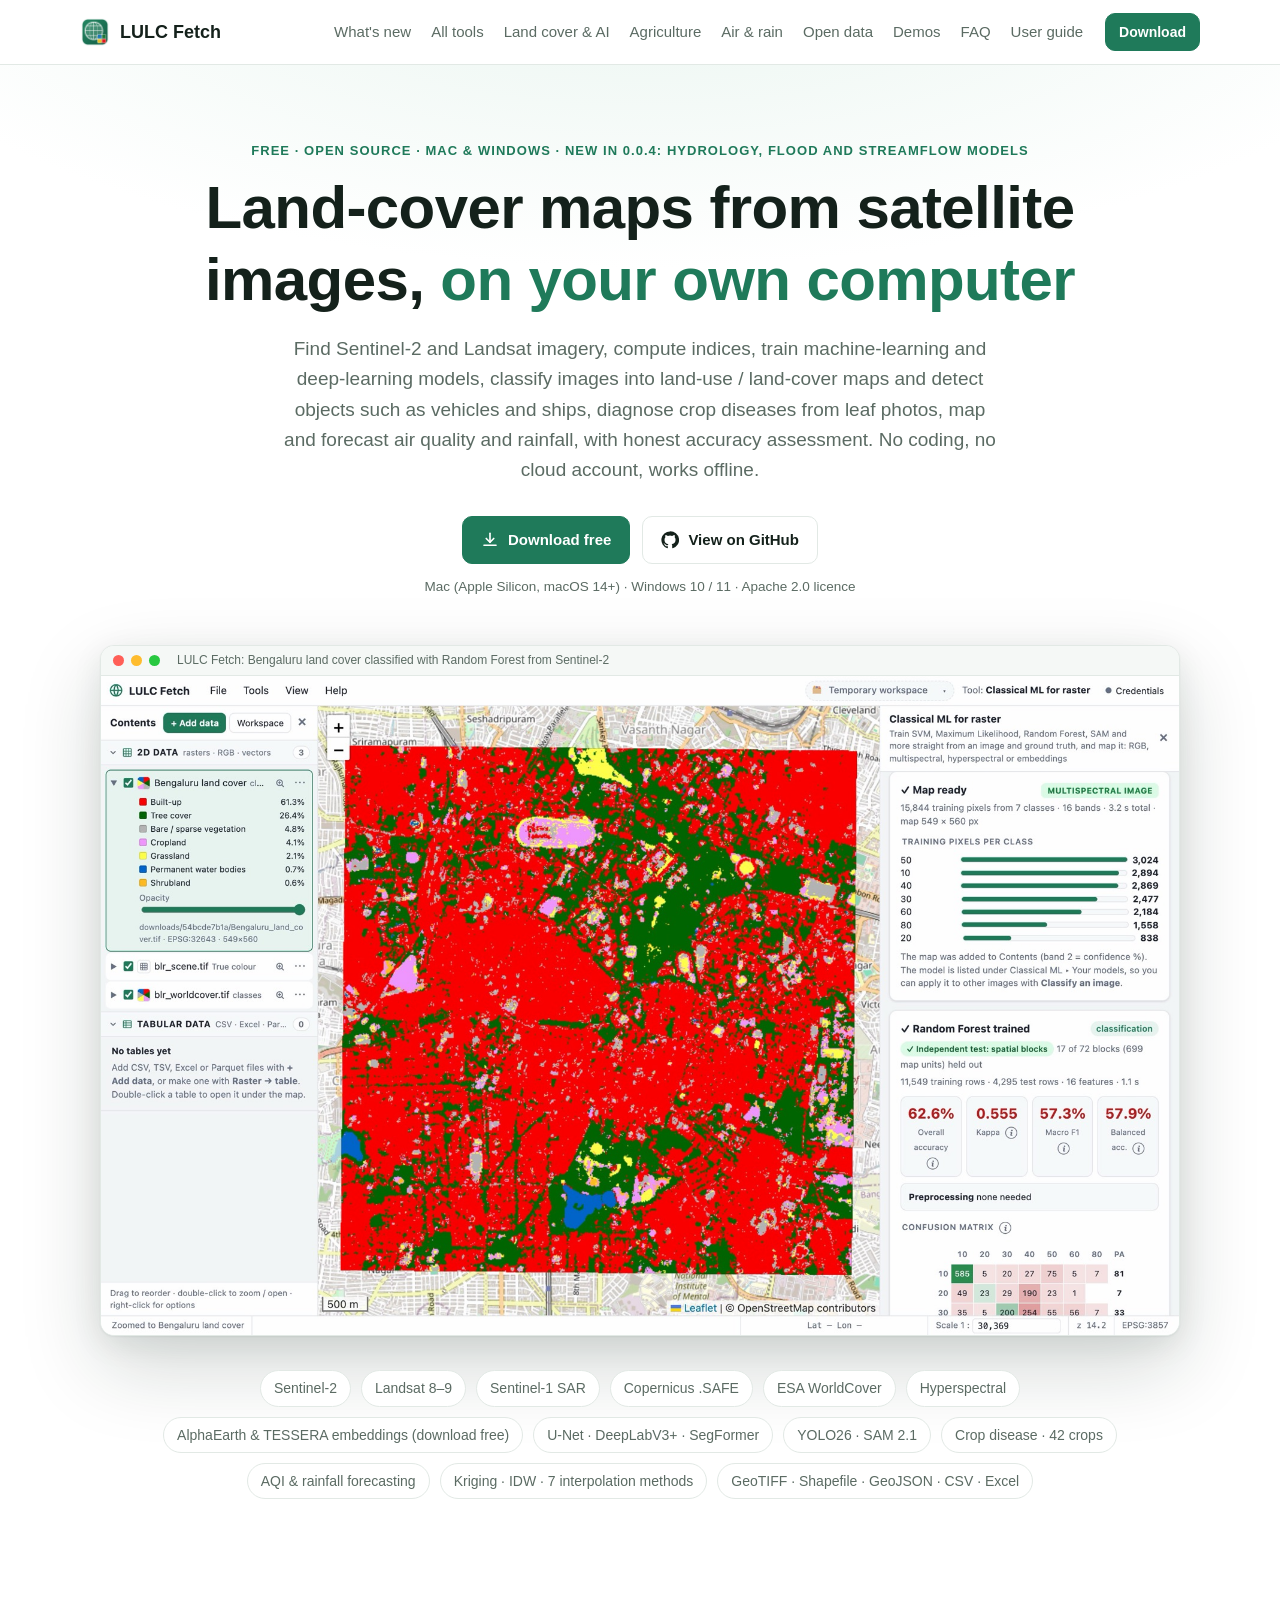
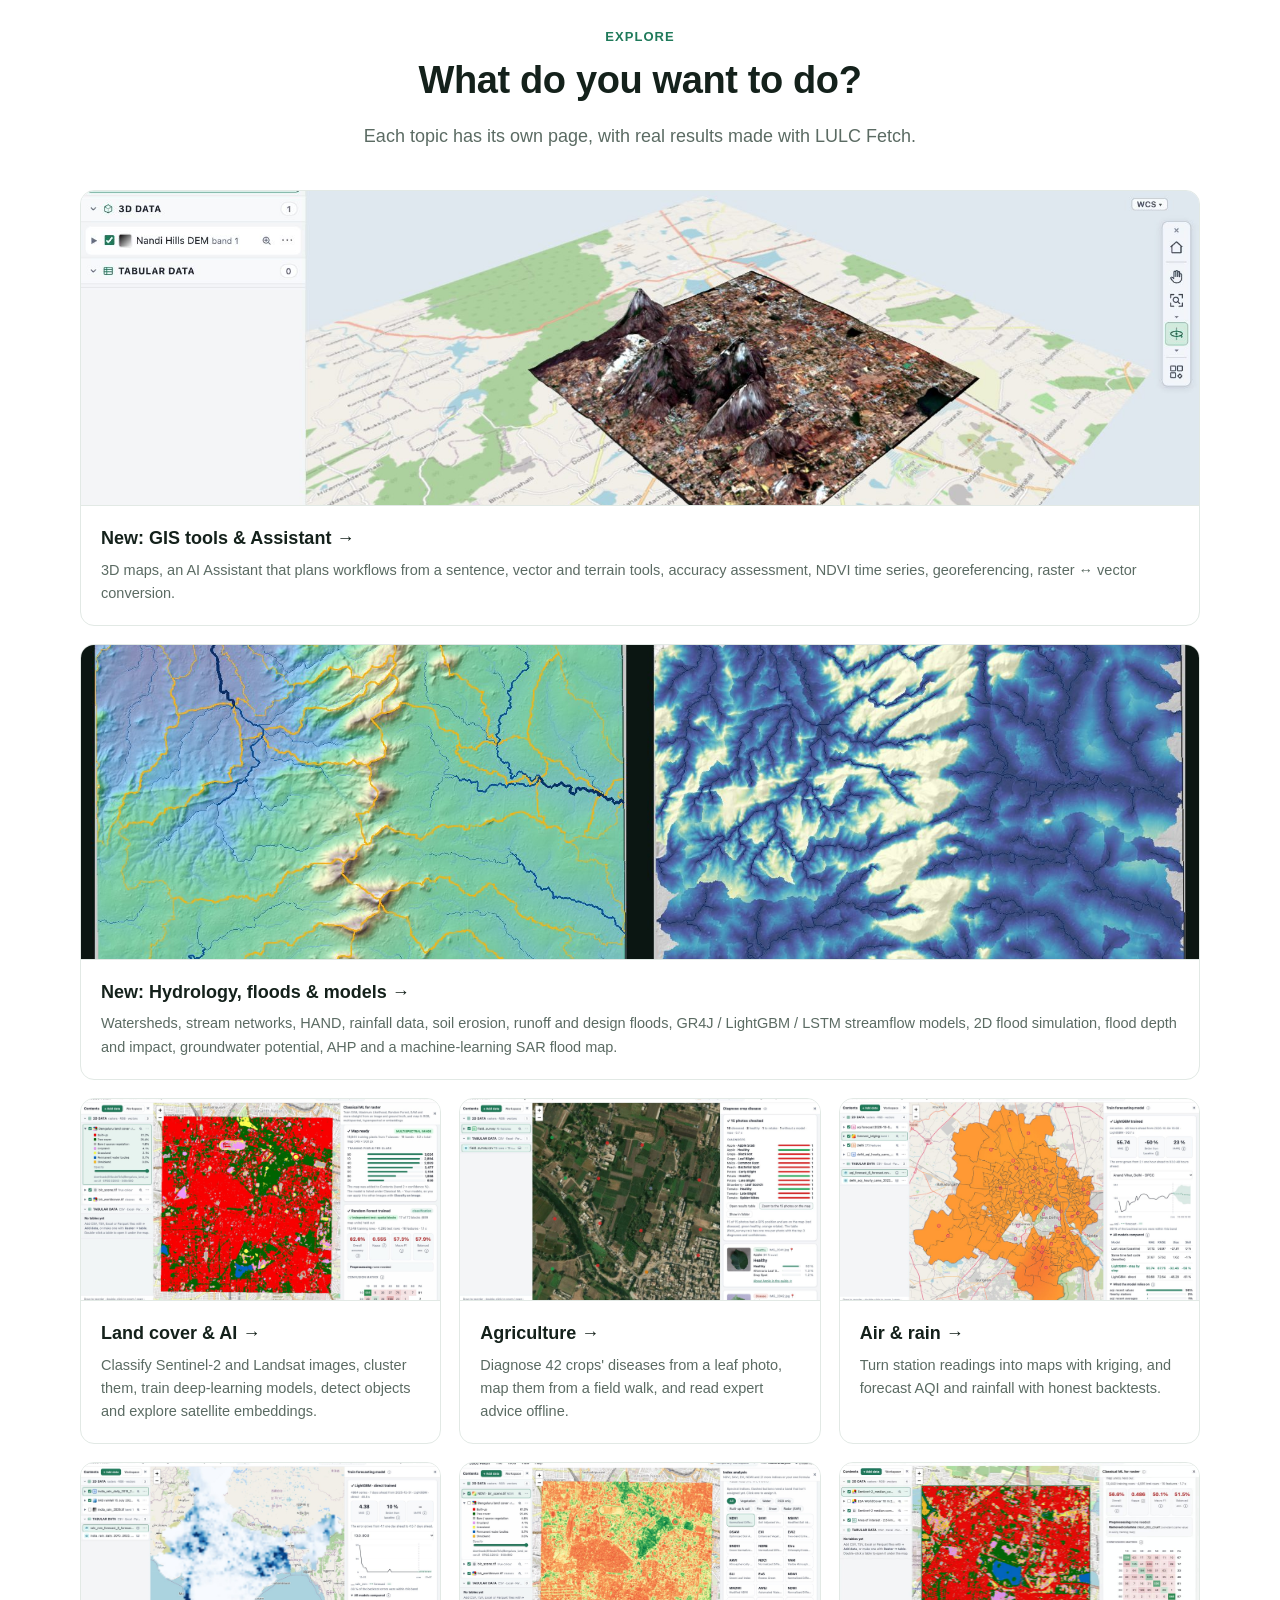
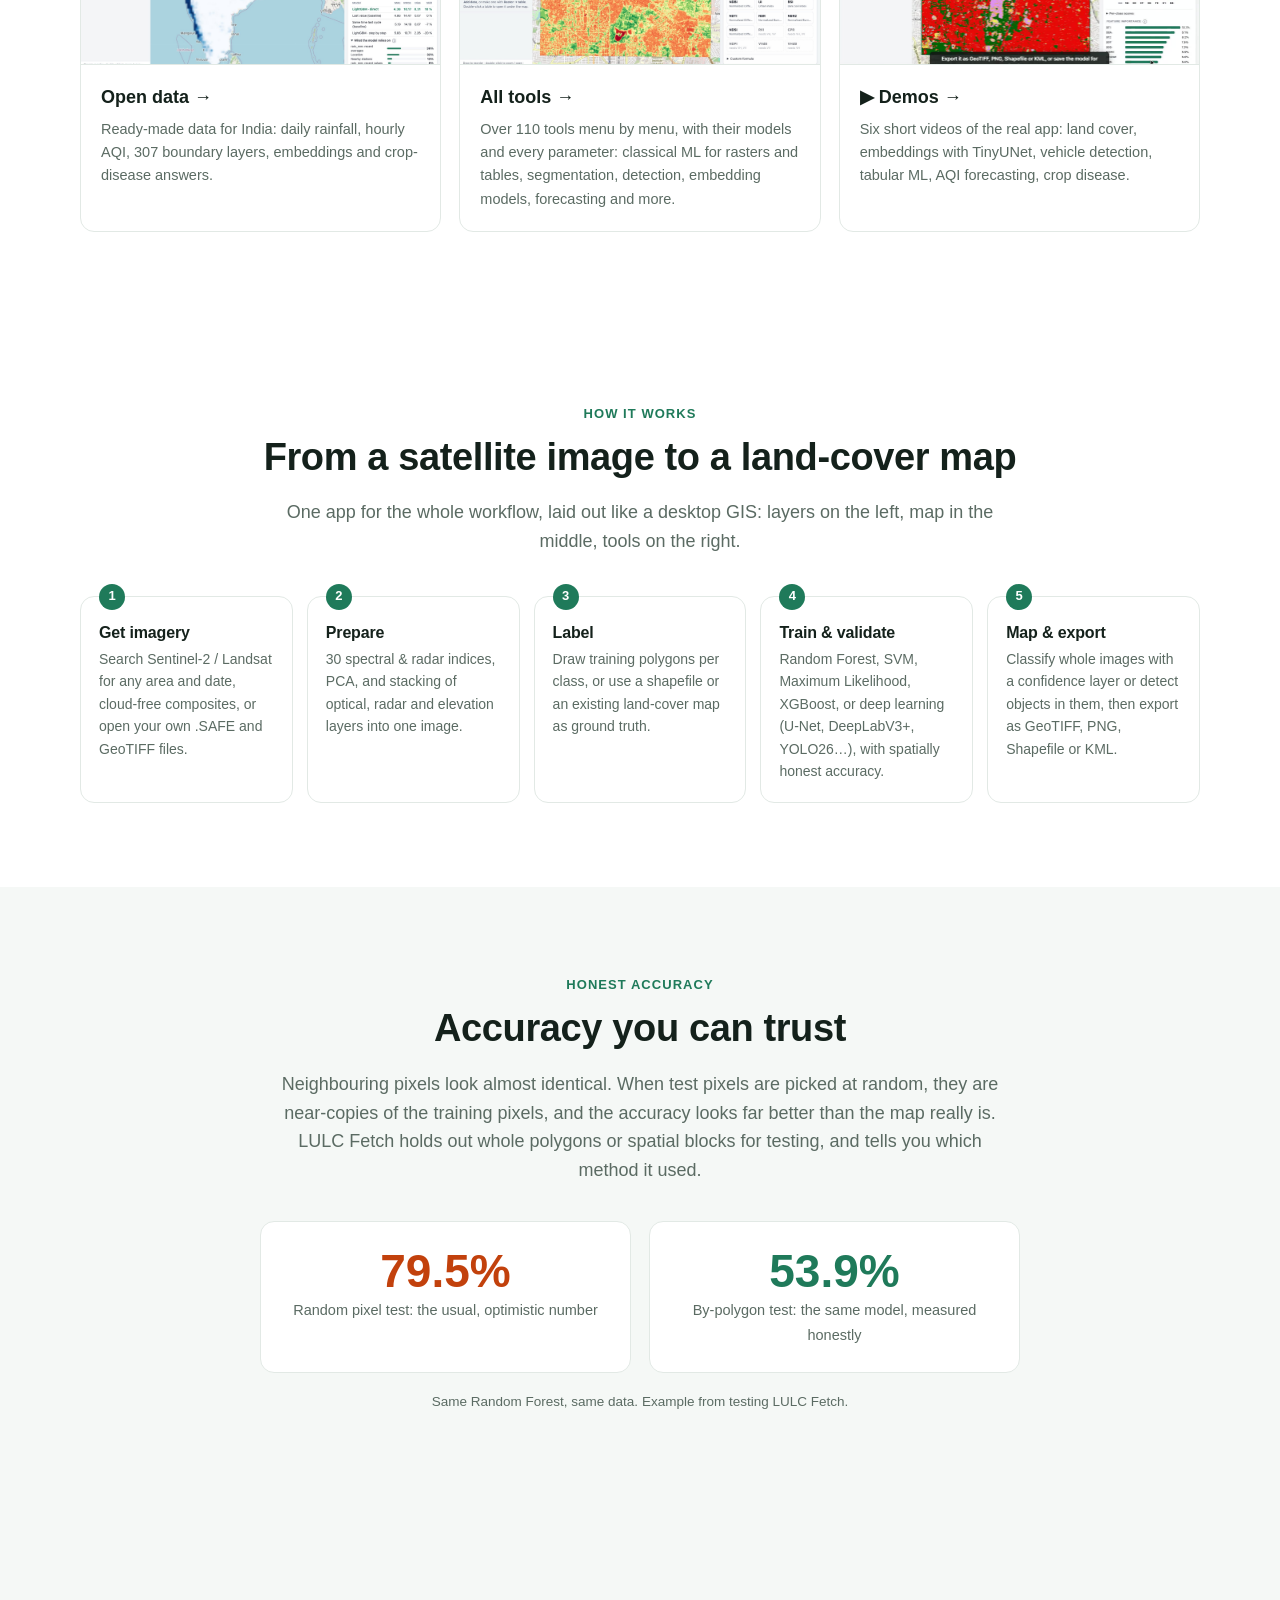
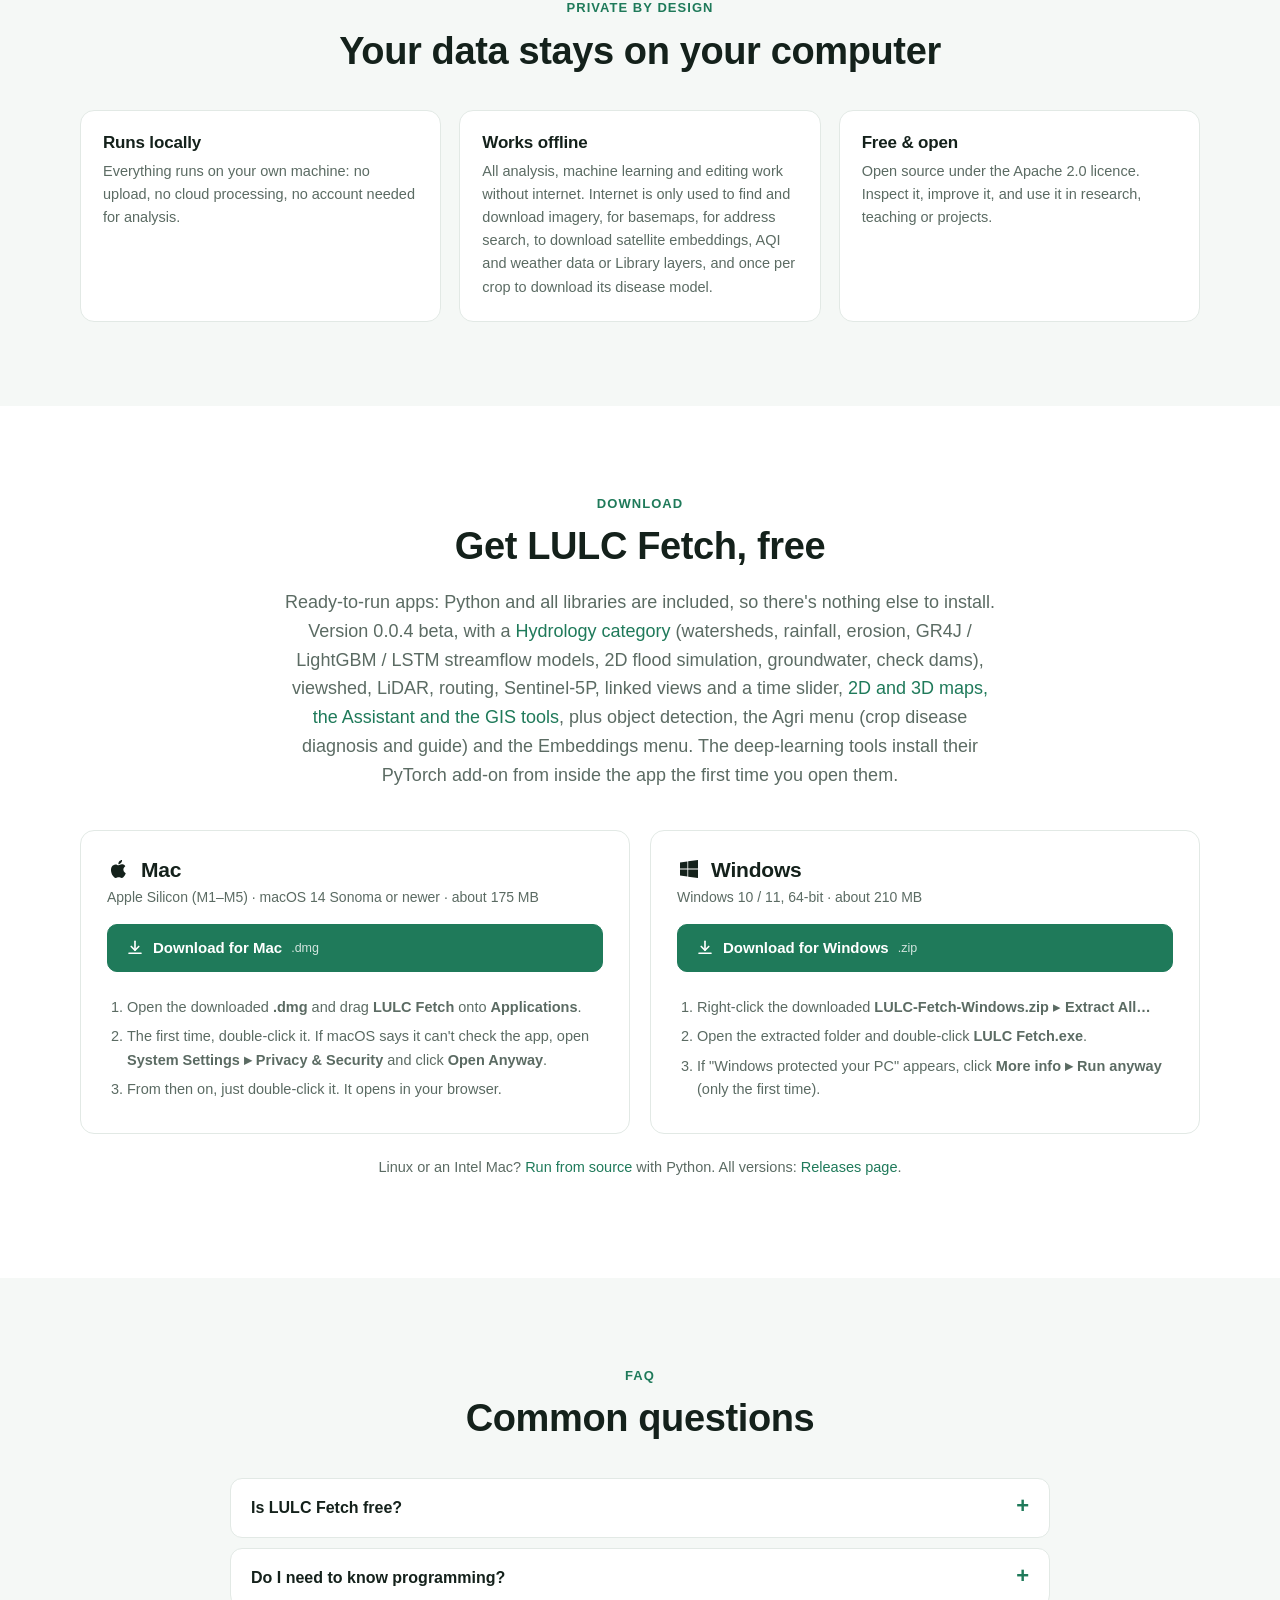
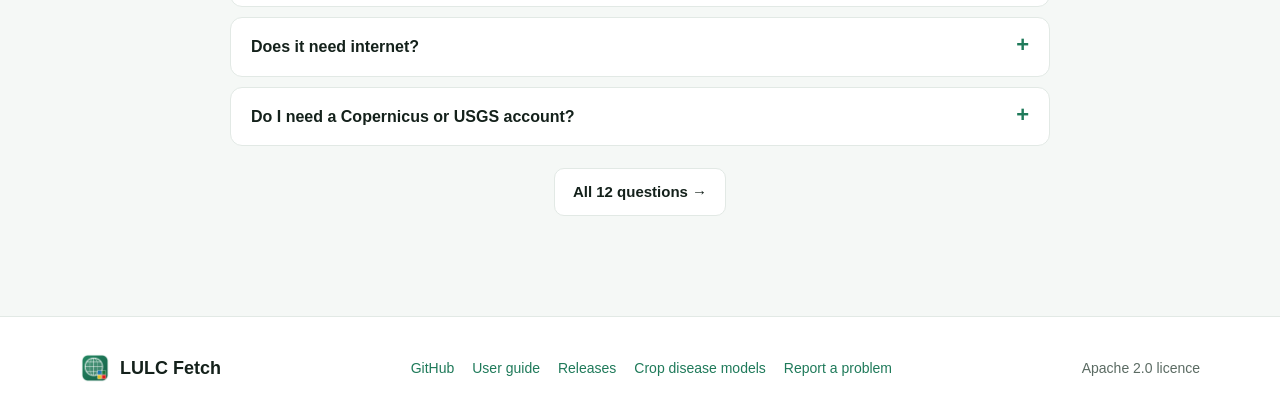
<file: site/index.html>
<!doctype html>
<html lang="en">
<head>
<meta charset="utf-8">
<meta name="viewport" content="width=device-width, initial-scale=1">
<title>LULC Fetch: land-cover mapping on your own computer</title>
<meta name="description" content="Free desktop app to find Sentinel-2 and Landsat imagery, train machine-learning and deep-learning models, classify land use / land cover, diagnose crop diseases, and map and forecast air quality and rainfall. Works offline. Mac and Windows.">
<meta property="og:title" content="LULC Fetch: land-cover mapping on your own computer">
<meta property="og:description" content="Free desktop app to find Sentinel-2 and Landsat imagery, train machine-learning and deep-learning models, classify land use / land cover, diagnose crop diseases, and map and forecast air quality and rainfall. Works offline. Mac and Windows.">
<meta property="og:image" content="assets/hero.jpg">
<meta property="og:type" content="website">
<link rel="icon" href="assets/favicon.png">
<link rel="stylesheet" href="assets/site.css">
</head>
<body>

<nav id="top">
  <div class="wrap">
    <a class="brand" href="index.html"><img src="assets/icon.png" alt="">LULC Fetch</a>
    <div class="links" id="nav-links">
      <a href="gis.html">What's new</a><a href="tools.html">All tools</a><a href="mapping.html">Land cover &amp; AI</a><a href="agriculture.html">Agriculture</a><a href="air.html">Air &amp; rain</a><a href="data.html">Open data</a><a href="demos.html">Demos</a><a href="faq.html">FAQ</a>
      <a href="https://github.com/agritechixr/lulc-fetch/blob/main/docs/USER_GUIDE.md">User guide</a>
    </div>
    <a class="btn small primary" href="#download">Download</a>
    <button class="menu-toggle" type="button" aria-label="Menu" aria-expanded="false" aria-controls="nav-links"><svg viewBox="0 0 24 24" fill="none" stroke="currentColor" stroke-width="2.2" stroke-linecap="round"><path d="M4 7h16M4 12h16M4 17h16"/></svg></button>
  </div>
</nav>

<header class="hero center">
  <div class="wrap">
    <span class="eyebrow">Free · Open source · Mac &amp; Windows · <b>New in 0.0.4: <a href="gis.html#hydrology">Hydrology, flood and streamflow models</a></b></span>
    <h1>Land-cover maps from satellite images, <span>on your own computer</span></h1>
    <p class="lead">Find Sentinel-2 and Landsat imagery, compute indices, train machine-learning and deep-learning models, classify images into land-use / land-cover maps and detect objects such as vehicles and ships, diagnose crop diseases from leaf photos, map and forecast air quality and rainfall, with honest accuracy assessment. No coding, no cloud account, works offline.</p>
    <div class="cta">
      <a class="btn primary" id="cta-main" href="#download">
        <svg viewBox="0 0 24 24" fill="none" stroke="currentColor" stroke-width="2.2" stroke-linecap="round" stroke-linejoin="round"><path d="M12 3v12"/><path d="M7 10l5 5 5-5"/><path d="M4 19h16"/></svg>
        <span id="cta-label">Download free</span></a>
      <a class="btn" href="https://github.com/agritechixr/lulc-fetch">
        <svg viewBox="0 0 24 24" fill="currentColor"><path d="M12 .5a11.5 11.5 0 0 0-3.64 22.41c.58.1.79-.25.79-.56v-2c-3.2.7-3.88-1.37-3.88-1.37-.53-1.33-1.28-1.69-1.28-1.69-1.05-.71.08-.7.08-.7 1.16.08 1.77 1.19 1.77 1.19 1.03 1.77 2.71 1.26 3.37.96.1-.75.4-1.26.73-1.55-2.56-.29-5.25-1.28-5.25-5.68 0-1.26.45-2.28 1.19-3.09-.12-.29-.52-1.46.11-3.05 0 0 .97-.31 3.17 1.18a11 11 0 0 1 5.77 0c2.2-1.49 3.17-1.18 3.17-1.18.63 1.59.23 2.76.11 3.05.74.81 1.19 1.83 1.19 3.09 0 4.41-2.69 5.38-5.26 5.67.41.36.78 1.06.78 2.14v3.17c0 .31.21.67.8.56A11.5 11.5 0 0 0 12 .5z"/></svg>
        View on GitHub</a>
    </div>
    <p class="cta-note">Mac (Apple Silicon, macOS 14+) · Windows 10 / 11 · Apache 2.0 licence</p>
    <div class="frame">
      <div class="bar"><i></i><i></i><i></i><span>LULC Fetch: Bengaluru land cover classified with Random Forest from Sentinel-2</span></div>
      <img width="1800" height="1100" src="assets/hero.jpg" alt="LULC Fetch showing a land-cover map of Bengaluru classified from Sentinel-2 with Random Forest, with the accuracy report">
    </div>
    <div class="chips">
      <span>Sentinel-2</span><span>Landsat 8–9</span><span>Sentinel-1 SAR</span><span>Copernicus .SAFE</span><span>ESA WorldCover</span>
      <span>Hyperspectral</span><span>AlphaEarth &amp; TESSERA embeddings (download free)</span><span>U-Net · DeepLabV3+ · SegFormer</span><span>YOLO26 · SAM 2.1</span><span>Crop disease · 42 crops</span><span>AQI &amp; rainfall forecasting</span><span>Kriging · IDW · 7 interpolation methods</span><span>GeoTIFF · Shapefile · GeoJSON · CSV · Excel</span>
    </div>
  </div>
</header>

<section id="explore">
  <div class="wrap">
    <div class="center">
      <span class="eyebrow">Explore</span>
      <h2>What do you want to do?</h2>
      <p class="lead">Each topic has its own page, with real results made with LULC Fetch.</p>
    </div>
    <div class="tiles">
      <a class="tile" href="gis.html" style="grid-column:1/-1"><img src="assets/map3d.jpg" alt="" loading="lazy" width="1800" height="1100" style="aspect-ratio:32/9;object-position:center 62%"><span class="tile-txt"><b>New: GIS tools &amp; Assistant <span aria-hidden="true">→</span></b><span>3D maps, an AI Assistant that plans workflows from a sentence, vector and terrain tools, accuracy assessment, NDVI time series, georeferencing, raster ↔ vector conversion.</span></span></a>
      <a class="tile" href="tools.html#hydrology" style="grid-column:1/-1"><img src="assets/hydrology.jpg" alt="Streams by Strahler order, sub-watersheds and HAND computed by LULC Fetch from the Copernicus 30 m DEM over Nandi Hills" loading="lazy" width="1800" height="760" style="aspect-ratio:32/9;object-position:center 40%"><span class="tile-txt"><b>New: Hydrology, floods &amp; models <span aria-hidden="true">→</span></b><span>Watersheds, stream networks, HAND, rainfall data, soil erosion, runoff and design floods, GR4J / LightGBM / LSTM streamflow models, 2D flood simulation, flood depth and impact, groundwater potential, AHP and a machine-learning SAR flood map.</span></span></a>
      <a class="tile" href="mapping.html"><img src="assets/hero.jpg" alt="" loading="lazy" width="1800" height="1100"><span class="tile-txt"><b>Land cover &amp; AI <span aria-hidden="true">→</span></b><span>Classify Sentinel-2 and Landsat images, cluster them, train deep-learning models, detect objects and explore satellite embeddings.</span></span></a>
      <a class="tile" href="agriculture.html"><img src="assets/agri.jpg" alt="" loading="lazy" width="1800" height="1100"><span class="tile-txt"><b>Agriculture <span aria-hidden="true">→</span></b><span>Diagnose 42 crops' diseases from a leaf photo, map them from a field walk, and read expert advice offline.</span></span></a>
      <a class="tile" href="air.html"><img src="assets/forecast-delhi.jpg" alt="" loading="lazy" width="1800" height="1100"><span class="tile-txt"><b>Air &amp; rain <span aria-hidden="true">→</span></b><span>Turn station readings into maps with kriging, and forecast AQI and rainfall with honest backtests.</span></span></a>
      <a class="tile" href="data.html"><img src="assets/forecast-rain.jpg" alt="" loading="lazy" width="1800" height="1100"><span class="tile-txt"><b>Open data <span aria-hidden="true">→</span></b><span>Ready-made data for India: daily rainfall, hourly AQI, 307 boundary layers, embeddings and crop-disease answers.</span></span></a>
      <a class="tile" href="tools.html"><img src="assets/ndvi.jpg" alt="" loading="lazy" width="1800" height="1100"><span class="tile-txt"><b>All tools <span aria-hidden="true">→</span></b><span>Over 110 tools menu by menu, with their models and every parameter: classical ML for rasters and tables, segmentation, detection, embedding models, forecasting and more.</span></span></a>
      <a class="tile" href="demos.html"><img src="assets/demos/landcover.jpg" alt="" loading="lazy" width="1440" height="900" onerror="this.src='assets/demos/embeddings.jpg'"><span class="tile-txt"><b>▶ Demos <span aria-hidden="true">→</span></b><span>Six short videos of the real app: land cover, embeddings with TinyUNet, vehicle detection, tabular ML, AQI forecasting, crop disease.</span></span></a>
    </div>
  </div>
</section>

<section id="workflow">
  <div class="wrap center">
    <span class="eyebrow">How it works</span>
    <h2>From a satellite image to a land-cover map</h2>
    <p class="lead">One app for the whole workflow, laid out like a desktop GIS: layers on the left, map in the middle, tools on the right.</p>
    <div class="steps" style="text-align:left">
      <div class="step"><h3>Get imagery</h3><p>Search Sentinel-2 / Landsat for any area and date, cloud-free composites, or open your own .SAFE and GeoTIFF files.</p></div>
      <div class="step"><h3>Prepare</h3><p>30 spectral &amp; radar indices, PCA, and stacking of optical, radar and elevation layers into one image.</p></div>
      <div class="step"><h3>Label</h3><p>Draw training polygons per class, or use a shapefile or an existing land-cover map as ground truth.</p></div>
      <div class="step"><h3>Train &amp; validate</h3><p>Random Forest, SVM, Maximum Likelihood, XGBoost, or deep learning (U-Net, DeepLabV3+, YOLO26…), with spatially honest accuracy.</p></div>
      <div class="step"><h3>Map &amp; export</h3><p>Classify whole images with a confidence layer or detect objects in them, then export as GeoTIFF, PNG, Shapefile or KML.</p></div>
    </div>
  </div>
</section>


<section class="alt" id="honest">
  <div class="wrap center">
    <span class="eyebrow">Honest accuracy</span>
    <h2>Accuracy you can trust</h2>
    <p class="lead">Neighbouring pixels look almost identical. When test pixels are picked at random, they are near-copies of the training pixels, and the accuracy looks far better than the map really is. LULC Fetch holds out whole polygons or spatial blocks for testing, and tells you which method it used.</p>
    <div class="compare">
      <div class="big warn"><b>79.5%</b><span>Random pixel test: the usual, optimistic number</span></div>
      <div class="big ok"><b>53.9%</b><span>By-polygon test: the same model, measured honestly</span></div>
    </div>
    <p class="cta-note" style="margin-top:18px">Same Random Forest, same data. Example from testing LULC Fetch.</p>
  </div>
</section>


<section class="alt">
  <div class="wrap center">
    <span class="eyebrow">Private by design</span>
    <h2>Your data stays on your computer</h2>
    <div class="local" style="text-align:left">
      <div class="card"><h3>Runs locally</h3><p>Everything runs on your own machine: no upload, no cloud processing, no account needed for analysis.</p></div>
      <div class="card"><h3>Works offline</h3><p>All analysis, machine learning and editing work without internet. Internet is only used to find and download imagery, for basemaps, for address search, to download satellite embeddings, AQI and weather data or Library layers, and once per crop to download its disease model.</p></div>
      <div class="card"><h3>Free &amp; open</h3><p>Open source under the Apache 2.0 licence. Inspect it, improve it, and use it in research, teaching or projects.</p></div>
    </div>
  </div>
</section>


<section id="download">
  <div class="wrap">
    <div class="center">
      <span class="eyebrow">Download</span>
      <h2>Get LULC Fetch, free</h2>
      <p class="lead">Ready-to-run apps: Python and all libraries are included, so there's nothing else to install. Version 0.0.4 beta, with a <a href="gis.html#hydrology">Hydrology category</a> (watersheds, rainfall, erosion, GR4J / LightGBM / LSTM streamflow models, 2D flood simulation, groundwater, check dams), viewshed, LiDAR, routing, Sentinel-5P, linked views and a time slider, <a href="gis.html">2D and 3D maps, the Assistant and the GIS tools</a>, plus object detection, the Agri menu (crop disease diagnosis and guide) and the Embeddings menu. The deep-learning tools install their PyTorch add-on from inside the app the first time you open them.</p>
    </div>
    <div class="dl">
      <div class="dlcard" id="dl-mac">
        <h3><svg viewBox="0 0 24 24" fill="currentColor"><path d="M16.37 12.6c-.02-2.3 1.88-3.4 1.96-3.46-1.07-1.56-2.73-1.77-3.32-1.8-1.41-.14-2.76.83-3.48.83-.72 0-1.82-.81-3-.79-1.54.02-2.96.9-3.76 2.27-1.6 2.78-.41 6.9 1.15 9.16.76 1.1 1.67 2.34 2.86 2.3 1.15-.05 1.58-.74 2.97-.74 1.38 0 1.78.74 2.99.72 1.24-.02 2.02-1.12 2.77-2.23.87-1.28 1.23-2.52 1.25-2.58-.03-.01-2.4-.92-2.42-3.66zM14.1 5.86c.63-.77 1.06-1.83.94-2.89-.91.04-2.02.61-2.67 1.37-.58.67-1.1 1.76-.96 2.8 1.02.08 2.06-.52 2.69-1.28z"/></svg>Mac</h3>
        <div class="req">Apple Silicon (M1–M5) · macOS 14 Sonoma or newer · about 175 MB</div>
        <a class="btn primary" href="https://github.com/agritechixr/lulc-fetch/releases/latest/download/LULC-Fetch-macOS-AppleSilicon.dmg">
          <svg viewBox="0 0 24 24" fill="none" stroke="currentColor" stroke-width="2.2" stroke-linecap="round" stroke-linejoin="round"><path d="M12 3v12"/><path d="M7 10l5 5 5-5"/><path d="M4 19h16"/></svg>
          Download for Mac <small>.dmg</small></a>
        <ol>
          <li>Open the downloaded <b>.dmg</b> and drag <b>LULC Fetch</b> onto <b>Applications</b>.</li>
          <li>The first time, double-click it. If macOS says it can't check the app, open <b>System Settings ▸ Privacy &amp; Security</b> and click <b>Open Anyway</b>.</li>
          <li>From then on, just double-click it. It opens in your browser.</li>
        </ol>
      </div>
      <div class="dlcard" id="dl-win">
        <h3><svg viewBox="0 0 24 24" fill="currentColor"><path d="M3 5.4l7.4-1v7.1H3zm0 13.2l7.4 1v-7H3zm8.2 1.1L21 21v-8.4h-9.8zm0-15.4v7.2H21V3z"/></svg>Windows</h3>
        <div class="req">Windows 10 / 11, 64-bit · about 210 MB</div>
        <a class="btn primary" href="https://github.com/agritechixr/lulc-fetch/releases/latest/download/LULC-Fetch-Windows.zip">
          <svg viewBox="0 0 24 24" fill="none" stroke="currentColor" stroke-width="2.2" stroke-linecap="round" stroke-linejoin="round"><path d="M12 3v12"/><path d="M7 10l5 5 5-5"/><path d="M4 19h16"/></svg>
          Download for Windows <small>.zip</small></a>
        <ol>
          <li>Right-click the downloaded <b>LULC-Fetch-Windows.zip</b> ▸ <b>Extract All…</b></li>
          <li>Open the extracted folder and double-click <b>LULC Fetch.exe</b>.</li>
          <li>If "Windows protected your PC" appears, click <b>More info ▸ Run anyway</b> (only the first time).</li>
        </ol>
      </div>
    </div>
    <p class="other">Linux or an Intel Mac? <a href="https://github.com/agritechixr/lulc-fetch#run-from-source-for-development">Run from source</a> with Python. All versions: <a href="https://github.com/agritechixr/lulc-fetch/releases">Releases page</a>.</p>
  </div>
</section>


<section class="alt" id="faq">
  <div class="wrap">
    <div class="center"><span class="eyebrow">FAQ</span><h2>Common questions</h2></div>
    <div class="faq">
      <details><summary>Is LULC Fetch free?</summary><p>Yes. It's free and open source under the Apache 2.0 licence. The imagery sources it uses (Copernicus, USGS, Earth Search, Microsoft Planetary Computer) are free too.</p></details>
      <details><summary>Do I need to know programming?</summary><p>No. Everything is done with menus, forms and the map, with a hint (ⓘ) on every option. If you do know Python, you can also edit tables with pandas inside the app.</p></details>
      <details><summary>Does it need internet?</summary><p>Only to search and download imagery, for background maps, for address search, and to download a crop's disease model from Hugging Face the first time that crop is diagnosed (about 95 MB, kept for next time). Opening your own files, indices, PCA, stacking, every machine-learning tool, crop disease diagnosis after that first download, the crop disease guide, editing and export work offline.</p></details>
      <details><summary>Do I need a Copernicus or USGS account?</summary><p>No account is needed to search and download Sentinel-2 / Landsat imagery and composites. Accounts are only needed for original full products (.SAFE, Landsat scenes). LULC Fetch keeps those credentials in your computer's secure keychain.</p></details>
    </div>
    <p class="center" style="margin-top:22px"><a class="btn" href="faq.html">All 12 questions →</a></p>
  </div>
</section>

<div class="lb" id="lb"><img alt=""></div>

<footer>
  <div class="wrap">
    <a class="brand" href="index.html"><img src="assets/icon.png" alt="">LULC Fetch</a>
    <div class="links2">
      <a href="https://github.com/agritechixr/lulc-fetch">GitHub</a>
      <a href="https://github.com/agritechixr/lulc-fetch/blob/main/docs/USER_GUIDE.md">User guide</a>
      <a href="https://github.com/agritechixr/lulc-fetch/releases">Releases</a>
      <a href="https://huggingface.co/collections/ixrbhii/multi-crop-disease-models-42-crops-6ac0a3291f2153fa716e2993">Crop disease models</a>
      <a href="https://github.com/agritechixr/lulc-fetch/issues">Report a problem</a>
    </div>
    <span>Apache 2.0 licence</span>
  </div>
</footer>

<script src="assets/site.js"></script>
</body>
</html>
</file>
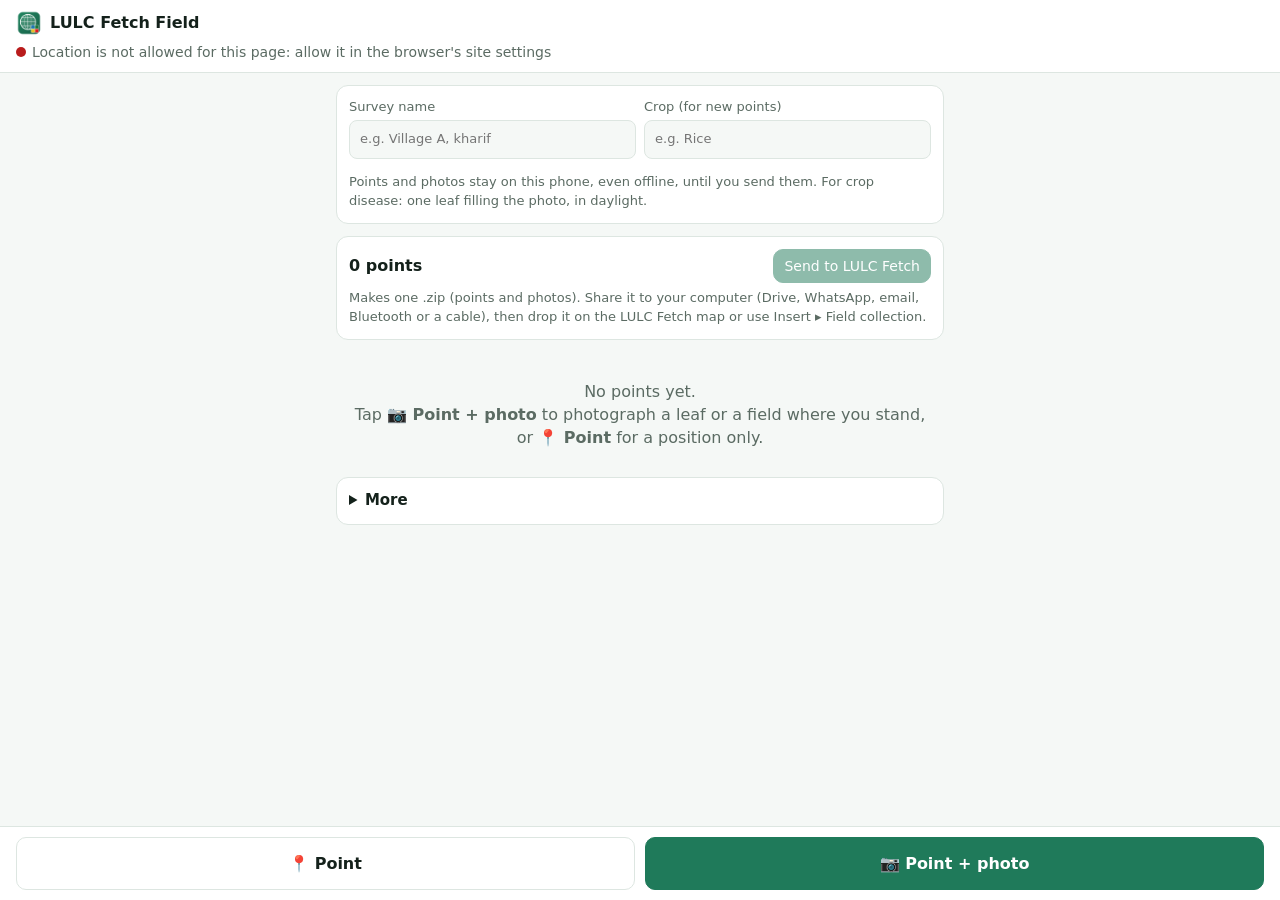
<file: webapp/static/field/index.html>
<!doctype html>
<!-- LULC Fetch · Field: take geotagged points and photos on a phone, offline; send them to the app as one .zip.
     Published on the website (agritechixr.github.io/lulc-fetch/field/, copied there by .github/workflows/pages.yml):
     phones only give a page the GPS position over https. Works offline once opened (sw.js), keeps everything on the phone
     (IndexedDB) until it is sent. The app reads the .zip with Add data or Insert ▸ Field collection (webapp/routes/field.py). -->
<html lang="en">
<head>
<meta charset="utf-8">
<meta name="viewport" content="width=device-width, initial-scale=1, viewport-fit=cover">
<meta name="theme-color" content="#1f7a5a">
<meta name="description" content="Take geotagged points and photos in the field, offline, and load them into LULC Fetch.">
<title>LULC Fetch Field</title>
<link rel="manifest" href="manifest.webmanifest">
<link rel="icon" href="icon.png">
<link rel="apple-touch-icon" href="icon.png">
<style>
  :root { --bg: #f5f8f6; --panel: #ffffff; --text: #14211b; --muted: #5b6b63; --border: #dde6e1; --accent: #1f7a5a; --accent-2: #e7f4ee;
          --accent-ink: #ffffff; --warn: #b45309; --err: #b91c1c; --ok: #15803d; }
  @media (prefers-color-scheme: dark) {
    :root { --bg: #0e1513; --panel: #16211d; --text: #e7efeb; --muted: #98aaa1; --border: #24332d; --accent: #3fb68b; --accent-2: #173328;
            --accent-ink: #06130e; --warn: #f59e0b; --err: #f87171; --ok: #4ade80; }
  }
  * { box-sizing: border-box; }
  html { -webkit-text-size-adjust: 100%; }
  body { margin: 0; background: var(--bg); color: var(--text); font: 16px/1.45 system-ui, -apple-system, "Segoe UI", Roboto, sans-serif;
         padding: env(safe-area-inset-top) 0 calc(96px + env(safe-area-inset-bottom)); }
  header { position: sticky; top: 0; z-index: 5; background: var(--panel); border-bottom: 1px solid var(--border); padding: 10px 16px; }
  .brand { display: flex; align-items: center; gap: 8px; font-weight: 700; }
  .brand img { width: 26px; height: 26px; border-radius: 6px; }
  .brand small { font-weight: 500; color: var(--muted); margin-left: auto; font-size: 13px; }
  .gps { margin-top: 6px; font-size: 14px; color: var(--muted); display: flex; align-items: center; gap: 6px; }
  .dot { width: 10px; height: 10px; border-radius: 50%; background: var(--muted); flex: none; }
  .dot.good { background: var(--ok); } .dot.fair { background: var(--warn); } .dot.bad { background: var(--err); }
  main { padding: 12px 16px; max-width: 640px; margin: 0 auto; }
  .card { background: var(--panel); border: 1px solid var(--border); border-radius: 12px; padding: 12px; margin-bottom: 12px; }
  label { display: block; font-size: 13px; color: var(--muted); margin-bottom: 8px; }
  input, textarea, select { width: 100%; font: inherit; color: inherit; background: var(--bg); border: 1px solid var(--border); border-radius: 8px;
                            padding: 9px 10px; margin-top: 3px; }
  textarea { min-height: 54px; resize: vertical; }
  .grid { display: grid; grid-template-columns: 1fr 1fr; gap: 8px; }
  .btn { display: inline-flex; align-items: center; justify-content: center; gap: 6px; font: inherit; font-weight: 600; border-radius: 10px;
         border: 1px solid var(--border); background: var(--panel); color: var(--text); padding: 10px 14px; cursor: pointer; }
  .btn.primary { background: var(--accent); border-color: var(--accent); color: var(--accent-ink); }
  .btn.small { padding: 6px 10px; font-size: 14px; font-weight: 500; }
  .btn.danger { color: var(--err); }
  .btn:disabled { opacity: .5; }
  .bar { position: fixed; left: 0; right: 0; bottom: 0; z-index: 5; background: var(--panel); border-top: 1px solid var(--border);
         padding: 10px 16px calc(10px + env(safe-area-inset-bottom)); display: grid; grid-template-columns: 1fr 1fr; gap: 10px; }
  .bar .btn { padding: 14px 10px; font-size: 16px; }
  .pt { display: grid; grid-template-columns: 64px 1fr; gap: 10px; }
  .pt .thumbs { display: grid; gap: 4px; align-content: start; }
  .pt img, .pt .nophoto { width: 64px; height: 64px; object-fit: cover; border-radius: 8px; background: var(--accent-2); }
  .pt .nophoto { display: flex; align-items: center; justify-content: center; font-size: 26px; }
  .pt h3 { margin: 0; font-size: 16px; display: flex; gap: 8px; align-items: baseline; }
  .pt h3 small { color: var(--muted); font-weight: 400; font-size: 13px; }
  .meta { font-size: 13px; color: var(--muted); overflow-wrap: anywhere; }
  .row { display: flex; gap: 6px; flex-wrap: wrap; margin-top: 8px; }
  .hint { font-size: 13px; color: var(--muted); margin: 6px 0 0; }
  .warn { color: var(--warn); }
  .empty { text-align: center; color: var(--muted); padding: 28px 10px; }
  .toast { position: fixed; left: 16px; right: 16px; bottom: calc(86px + env(safe-area-inset-bottom)); z-index: 9; background: var(--text);
           color: var(--bg); border-radius: 10px; padding: 10px 14px; font-size: 15px; opacity: 0; transform: translateY(8px);
           transition: opacity .2s, transform .2s; pointer-events: none; max-width: 608px; margin: 0 auto; }
  .toast.on { opacity: 1; transform: none; }
  h2 { font-size: 15px; margin: 0 0 8px; }
  details summary { cursor: pointer; font-weight: 600; font-size: 15px; }
  .count { font-weight: 700; }
</style>
</head>
<body>
<header>
  <div class="brand"><img src="icon.png" alt="">LULC Fetch Field<small id="saved-note"></small></div>
  <div class="gps" id="gps"><span class="dot" id="gps-dot"></span><span id="gps-text">Waiting for the GPS…</span></div>
</header>

<main>
  <div class="card">
    <div class="grid">
      <label>Survey name<input id="project" placeholder="e.g. Village A, kharif" autocomplete="off"></label>
      <label>Crop (for new points)<input id="crop" list="crops" placeholder="e.g. Rice" autocomplete="off"></label>
    </div>
    <datalist id="crops"><option>Rice</option><option>Wheat</option><option>Maize</option><option>Potato</option><option>Tomato</option>
      <option>Sugarcane</option><option>Cotton</option><option>Soybean</option><option>Mango</option><option>Banana</option><option>Brinjal</option>
      <option>Chilli</option><option>Groundnut</option><option>Coconut</option><option>Grape</option><option>Tea</option><option>Coffee</option></datalist>
    <p class="hint">Points and photos stay on this phone, even offline, until you send them. For crop disease: one leaf filling the photo, in daylight.</p>
  </div>

  <div class="card">
    <div class="row" style="margin:0;align-items:center;justify-content:space-between">
      <div><span class="count" id="count">0 points</span> <span class="meta" id="count-sub"></span></div>
      <button class="btn primary small" id="send" disabled>Send to LULC Fetch</button>
    </div>
    <p class="hint" id="send-hint">Makes one .zip (points and photos). Share it to your computer (Drive, WhatsApp, email, Bluetooth or a cable), then drop it on the LULC Fetch map or use Insert ▸ Field collection.</p>
  </div>

  <div id="list"></div>

  <details class="card">
    <summary>More</summary>
    <div class="row">
      <button class="btn small" id="install" hidden>Add to home screen</button>
      <button class="btn small danger" id="clear">Delete all points…</button>
    </div>
    <p class="hint">Opens without internet once it has been opened here once (keep it as a home-screen app). Location needs to be allowed for this page. Positions are WGS 84 (latitude / longitude) from the phone's GPS; the ± figure is the phone's own accuracy estimate.</p>
    <p class="hint" id="storage-note"></p>
  </details>
</main>

<div class="bar">
  <button class="btn" id="add-point">📍 Point</button>
  <button class="btn primary" id="add-photo">📷 Point + photo</button>
</div>
<input type="file" id="cam" accept="image/*" capture="environment" hidden>
<input type="file" id="more-photo" accept="image/*" capture="environment" hidden>
<div class="toast" id="toast"></div>

<script>
"use strict";
const $ = (s) => document.querySelector(s);
const esc = (s) => String(s ?? "").replace(/[&<>"']/g, (c) => ({ "&": "&amp;", "<": "&lt;", ">": "&gt;", '"': "&quot;", "'": "&#39;" }[c]));
const pref = { get: (k, d) => { try { return localStorage.getItem("field-" + k) ?? d; } catch { return d; } },
               set: (k, v) => { try { localStorage.setItem("field-" + k, v); } catch {} } };
let toastT = 0;
function toast(msg) { const t = $("#toast"); t.textContent = msg; t.classList.add("on"); clearTimeout(toastT); toastT = setTimeout(() => t.classList.remove("on"), 3200); }

// ---------------- storage: points and photos in IndexedDB (kept until sent and deleted)
let dbp = null;
function db() {
  return dbp ||= new Promise((ok, no) => {
    const r = indexedDB.open("lulc-field", 1);
    r.onupgradeneeded = () => { r.result.createObjectStore("points", { keyPath: "id" }); r.result.createObjectStore("photos"); };
    r.onsuccess = () => ok(r.result);
    r.onerror = () => no(r.error);
  });
}
/** run fn(store) in one transaction; resolves when it is written */
async function tx(store, mode, fn) {
  const d = await db();
  return new Promise((ok, no) => {
    const t = d.transaction(store, mode), r = fn(t.objectStore(store));
    t.oncomplete = () => ok(r instanceof IDBRequest ? r.result : r);
    t.onerror = t.onabort = () => no(t.error);
  });
}
const req = (r) => new Promise((ok, no) => { r.onsuccess = () => ok(r.result); r.onerror = () => no(r.error); });
const allPoints = async () => (await req((await db()).transaction("points").objectStore("points").getAll())).sort((a, b) => b.n - a.n);
const putPoint = (p) => tx("points", "readwrite", (s) => s.put(p));
const putPhoto = (k, blob) => tx("photos", "readwrite", (s) => s.put(blob, k));
const getPhoto = async (k) => req((await db()).transaction("photos").objectStore("photos").get(k));
async function deletePoint(p) {
  await tx("points", "readwrite", (s) => s.delete(p.id));
  await tx("photos", "readwrite", (s) => p.photos.forEach((k) => s.delete(k)));
}

// ---------------- GPS: watched while the page is open, so a point gets a good fix at once
const gps = { fix: null, err: null, watch: null, capturing: false };
function startGps() {
  if (!("geolocation" in navigator)) { gps.err = "This browser has no GPS access"; return showGps(); }
  if (!window.isSecureContext) { gps.err = "Open this page over https (the website) for the GPS"; return showGps(); }
  if (gps.watch != null) return;
  gps.watch = navigator.geolocation.watchPosition((p) => { gps.fix = p; gps.err = null; showGps(); },
    (e) => { gps.err = e.code === 1 ? "Location is not allowed for this page: allow it in the browser's site settings" : "No GPS fix yet (go outside, away from buildings)"; showGps(); },
    { enableHighAccuracy: true, maximumAge: 0, timeout: 30000 });
}
function stopGps() { if (gps.watch != null) navigator.geolocation.clearWatch(gps.watch); gps.watch = null; }
function quality(acc) { return acc <= 10 ? "good" : acc <= 30 ? "fair" : "bad"; }
function showGps() {
  const f = gps.fix, dot = $("#gps-dot");
  if (gps.err && !f) { dot.className = "dot bad"; $("#gps-text").textContent = gps.err; return; }
  if (!f) { dot.className = "dot"; $("#gps-text").textContent = "Waiting for the GPS…"; return; }
  const c = f.coords, age = (Date.now() - f.timestamp) / 1000;
  dot.className = "dot " + (age > 60 ? "bad" : quality(c.accuracy));
  $("#gps-text").textContent = `±${Math.round(c.accuracy)} m · ${c.latitude.toFixed(6)}, ${c.longitude.toFixed(6)}${age > 60 ? ` · ${Math.round(age / 60)} min old` : ""}`;
}
// off while the page is hidden (saves the battery), except while the camera is open for a photo
document.addEventListener("visibilitychange", () => document.hidden ? (gps.capturing || stopGps()) : startGps());
/** the best fix: the current one if fresh and good, else wait up to 20 s for one within 20 m (else the best seen) */
function bestFix() {
  return new Promise((ok, no) => {
    const fresh = (f) => f && Date.now() - f.timestamp < 15000;
    if (fresh(gps.fix) && gps.fix.coords.accuracy <= 20) return ok(gps.fix);
    startGps();
    let best = fresh(gps.fix) ? gps.fix : null;
    const t0 = Date.now();
    const iv = setInterval(() => {
      const f = gps.fix;
      if (fresh(f) && (!best || f.coords.accuracy < best.coords.accuracy)) best = f;
      if (best && best.coords.accuracy <= 20) { clearInterval(iv); ok(best); }
      else if (Date.now() - t0 > 20000) { clearInterval(iv); best ? ok(best) : no(new Error(gps.err || "No GPS fix: try again outside")); }
    }, 400);
  });
}

// ---------------- photos: made smaller (2048 px at most, JPEG) so a day's work fits in one .zip
async function shrink(file) {
  try {
    const bmp = await createImageBitmap(file, { imageOrientation: "from-image" });
    const k = Math.min(1, 2048 / Math.max(bmp.width, bmp.height));
    const c = Object.assign(document.createElement("canvas"), { width: Math.round(bmp.width * k), height: Math.round(bmp.height * k) });
    c.getContext("2d").drawImage(bmp, 0, 0, c.width, c.height);
    bmp.close?.();
    const blob = await new Promise((ok) => c.toBlob(ok, "image/jpeg", 0.88));
    if (blob) return blob;
  } catch {}
  return file;   // couldn't decode it here (e.g. HEIC): kept as taken
}

// ---------------- points
const uid = () => Date.now().toString(36) + Math.random().toString(36).slice(2, 7);
async function nextN() { return (await allPoints()).reduce((m, p) => Math.max(m, p.n), 0) + 1; }
async function newPoint(fix, files = []) {
  const c = fix.coords, n = await nextN();
  const p = { id: uid(), n, name: `Point ${n}`, lat: +c.latitude.toFixed(7), lon: +c.longitude.toFixed(7), accuracy: Math.round(c.accuracy * 10) / 10,
              altitude: c.altitude != null ? Math.round(c.altitude * 10) / 10 : null, time: new Date(fix.timestamp).toISOString(),
              crop: $("#crop").value.trim(), note: "", photos: [] };
  for (const f of files) { const k = `${p.id}_${p.photos.length + 1}`; await putPhoto(k, await shrink(f)); p.photos.push(k); }
  await putPoint(p);
  return p;
}
let busy = false;
async function withFix(label, fn) {
  if (busy) return;
  busy = true;
  toast(`${label}: getting the GPS position…`);
  try { const fix = await bestFix(); const p = await fn(fix); toast(`${p.name} saved · ±${Math.round(p.accuracy)} m${p.accuracy > 30 ? " (weak GPS)" : ""}`); await render(); }
  catch (e) { toast(e.message); }
  finally { busy = false; }
}
$("#add-point").onclick = () => withFix("Point", (fix) => newPoint(fix));
// the camera must open on the tap itself; the GPS keeps running meanwhile, so the fix is ready when the photo is
$("#add-photo").onclick = () => { gps.capturing = true; startGps(); $("#cam").click(); };
$("#cam").onchange = async (e) => {
  const files = [...e.target.files]; e.target.value = "";
  gps.capturing = false;
  if (files.length) await withFix("Photo", (fix) => newPoint(fix, files));
};
let addTo = null;
$("#more-photo").onchange = async (e) => {
  const files = [...e.target.files]; e.target.value = "";
  const p = addTo; addTo = null;
  if (!files.length || !p) return;
  for (const f of files) { const k = `${p.id}_${p.photos.length + 1}_${uid()}`; await putPhoto(k, await shrink(f)); p.photos.push(k); }
  await putPoint(p); await render(); toast(`Photo added to ${p.name}`);
};

const urls = new Map();
async function thumb(k) {
  if (!urls.has(k)) { const b = await getPhoto(k); if (b) urls.set(k, URL.createObjectURL(b)); }
  return urls.get(k) || "";
}
async function render() {
  const pts = await allPoints(), list = $("#list"), nPhotos = pts.reduce((a, p) => a + p.photos.length, 0);
  $("#count").textContent = `${pts.length} point${pts.length === 1 ? "" : "s"}`;
  $("#count-sub").textContent = nPhotos ? `· ${nPhotos} photo${nPhotos === 1 ? "" : "s"}` : "";
  $("#send").disabled = !pts.length;
  const sent = pref.get("sent-at", "");
  $("#saved-note").textContent = sent ? `last sent ${new Date(+sent).toLocaleString([], { dateStyle: "short", timeStyle: "short" })}` : "";
  if (!pts.length) { list.innerHTML = `<div class="empty">No points yet.<br>Tap <b>📷 Point + photo</b> to photograph a leaf or a field where you stand, or <b>📍 Point</b> for a position only.</div>`; return; }
  list.innerHTML = pts.map((p) => `<div class="card pt" data-id="${esc(p.id)}">
      <div class="thumbs">${p.photos.length ? p.photos.slice(0, 3).map((k) => `<img data-k="${esc(k)}" alt="">`).join("") : `<div class="nophoto">📍</div>`}</div>
      <div>
        <h3>${esc(p.name)} <small>${new Date(p.time).toLocaleString([], { dateStyle: "short", timeStyle: "short" })}</small></h3>
        <div class="meta">${p.lat.toFixed(6)}, ${p.lon.toFixed(6)} · <span class="${p.accuracy > 30 ? "warn" : ""}">±${Math.round(p.accuracy)} m</span>${p.photos.length > 3 ? ` · ${p.photos.length} photos` : ""}</div>
        <div class="grid" style="margin-top:6px">
          <label>Crop<input data-f="crop" list="crops" value="${esc(p.crop)}"></label>
          <label>Name<input data-f="name" value="${esc(p.name)}"></label>
        </div>
        <label>Note<textarea data-f="note" placeholder="What you see: symptoms, stage, variety…">${esc(p.note)}</textarea></label>
        <div class="row"><button class="btn small" data-act="photo">+ Photo</button><button class="btn small danger" data-act="del">Delete</button></div>
      </div></div>`).join("");
  for (const img of list.querySelectorAll("img[data-k]")) img.src = await thumb(img.dataset.k);
  list.querySelectorAll(".pt").forEach((el) => {
    const p = pts.find((x) => x.id === el.dataset.id);
    el.querySelectorAll("[data-f]").forEach((i) => i.onchange = async () => { p[i.dataset.f] = i.value.trim(); await putPoint(p); });
    el.querySelector('[data-act="photo"]').onclick = () => { addTo = p; $("#more-photo").click(); };
    el.querySelector('[data-act="del"]').onclick = async () => { if (confirm(`Delete ${p.name}${p.photos.length ? " and its photos" : ""}?`)) { await deletePoint(p); render(); } };
  });
}

// ---------------- the .zip for the app: field.json (first), points.geojson, photos/
const CRC = (() => { const t = new Uint32Array(256); for (let n = 0; n < 256; n++) { let c = n; for (let k = 0; k < 8; k++) c = c & 1 ? 0xedb88320 ^ (c >>> 1) : c >>> 1; t[n] = c >>> 0; } return t; })();
function crc32(u8) { let c = 0xffffffff; for (let i = 0; i < u8.length; i++) c = CRC[(c ^ u8[i]) & 0xff] ^ (c >>> 8); return (c ^ 0xffffffff) >>> 0; }
/** a zip without compression (photos are JPEG already): [{name, data: Uint8Array}] → Blob */
function zip(files) {
  const enc = new TextEncoder(), parts = [], central = [];
  const d = new Date(), time = (d.getHours() << 11) | (d.getMinutes() << 5) | (d.getSeconds() >> 1),
        date = ((d.getFullYear() - 1980) << 9) | ((d.getMonth() + 1) << 5) | d.getDate();
  let offset = 0;
  for (const f of files) {
    const name = enc.encode(f.name), crc = crc32(f.data), size = f.data.length;
    const h = new DataView(new ArrayBuffer(30));
    [[0, 0x04034b50, 4], [4, 20, 2], [6, 0x0800, 2], [8, 0, 2], [10, time, 2], [12, date, 2], [14, crc, 4], [18, size, 4], [22, size, 4], [26, name.length, 2], [28, 0, 2]]
      .forEach(([o, v, n]) => n === 4 ? h.setUint32(o, v, true) : h.setUint16(o, v, true));
    parts.push(h, name, f.data);
    const c = new DataView(new ArrayBuffer(46));
    [[0, 0x02014b50, 4], [4, 20, 2], [6, 20, 2], [8, 0x0800, 2], [10, 0, 2], [12, time, 2], [14, date, 2], [16, crc, 4], [20, size, 4], [24, size, 4],
     [28, name.length, 2], [30, 0, 2], [32, 0, 2], [34, 0, 2], [36, 0, 2], [38, 0, 4], [42, offset, 4]]
      .forEach(([o, v, n]) => n === 4 ? c.setUint32(o, v, true) : c.setUint16(o, v, true));
    central.push(c, name);
    offset += 30 + name.length + size;
  }
  const csize = central.reduce((a, x) => a + x.byteLength, 0), e = new DataView(new ArrayBuffer(22));
  [[0, 0x06054b50, 4], [4, 0, 2], [6, 0, 2], [8, files.length, 2], [10, files.length, 2], [12, csize, 4], [16, offset, 4], [20, 0, 2]]
    .forEach(([o, v, n]) => n === 4 ? e.setUint32(o, v, true) : e.setUint16(o, v, true));
  return new Blob([...parts, ...central, e], { type: "application/zip" });
}
const slug = (s) => (s || "field").normalize("NFKD").replace(/[^\w-]+/g, "_").replace(/^_+|_+$/g, "").slice(0, 40) || "field";
async function makeZip() {
  const pts = (await allPoints()).sort((a, b) => a.n - b.n), enc = new TextEncoder(), files = [], project = $("#project").value.trim();
  const feats = [];
  for (const p of pts) {
    const names = [];
    for (const [i, k] of p.photos.entries()) {
      const b = await getPhoto(k);
      if (!b) continue;
      const name = `photos/${slug(p.name)}_${p.n}${p.photos.length > 1 ? `_${i + 1}` : ""}.jpg`;
      files.push({ name, data: new Uint8Array(await b.arrayBuffer()) });
      names.push(name);
    }
    feats.push({ type: "Feature", geometry: { type: "Point", coordinates: p.altitude != null ? [p.lon, p.lat, p.altitude] : [p.lon, p.lat] },
                 properties: { name: p.name, crop: p.crop, note: p.note, time: p.time, accuracy_m: p.accuracy, altitude_m: p.altitude, photos: names } });
  }
  const meta = { app: "LULC Fetch Field", format: 1, project, made: new Date().toISOString(), points: pts.length, photos: files.length };
  files.unshift({ name: "points.geojson", data: enc.encode(JSON.stringify({ type: "FeatureCollection", name: project || "Field points", features: feats })) });
  files.unshift({ name: "field.json", data: enc.encode(JSON.stringify(meta)) });   // first: how the app recognises the file
  const day = new Date().toISOString().slice(0, 10);
  return new File([zip(files)], `field_${slug(project)}_${day}.zip`, { type: "application/zip" });
}
$("#send").onclick = async () => {
  const b = $("#send"); b.disabled = true;
  try {
    const f = await makeZip();
    if (navigator.canShare?.({ files: [f] })) {
      try { await navigator.share({ files: [f], title: f.name }); }
      catch (e) { if (e.name === "AbortError") return; throw e; }
    } else {
      const a = Object.assign(document.createElement("a"), { href: URL.createObjectURL(f), download: f.name });
      document.body.append(a); a.click(); a.remove();
      setTimeout(() => URL.revokeObjectURL(a.href), 60000);
    }
    pref.set("sent-at", Date.now());
    toast(`${f.name} (${(f.size / 1e6).toFixed(1)} MB) ready. Your points stay here until you delete them (More ▸ Delete all).`);
    render();
  } catch (e) { toast(`Couldn't make the file: ${e.message}`); }
  finally { b.disabled = false; }
};
$("#clear").onclick = async () => {
  const pts = await allPoints();
  if (!pts.length) return toast("No points to delete");
  if (!confirm(`Delete all ${pts.length} points and their photos from this phone?${pref.get("sent-at", "") ? "" : " They were never sent."}`)) return;
  for (const p of pts) await deletePoint(p);
  render(); toast("All points deleted");
};

// ---------------- settings remembered, offline, home screen
$("#project").value = pref.get("project", "");
$("#crop").value = pref.get("crop", "");
$("#project").onchange = (e) => pref.set("project", e.target.value.trim());
$("#crop").onchange = (e) => pref.set("crop", e.target.value.trim());
if ("serviceWorker" in navigator && window.isSecureContext) navigator.serviceWorker.register("sw.js").catch(() => {});
navigator.storage?.persist?.().then((ok) => { $("#storage-note").textContent = ok ? "This phone keeps the points even when space runs low." : ""; }).catch(() => {});
let installEvt = null;
window.addEventListener("beforeinstallprompt", (e) => { e.preventDefault(); installEvt = e; $("#install").hidden = false; });
$("#install").onclick = () => { installEvt?.prompt(); installEvt = null; $("#install").hidden = true; };
startGps();
render().catch((e) => { $("#list").innerHTML = `<div class="card warn">This browser can't keep data here (${esc(e.message)}). Use Chrome or Safari, not a private window.</div>`; });
</script>
</body>
</html>
</file>
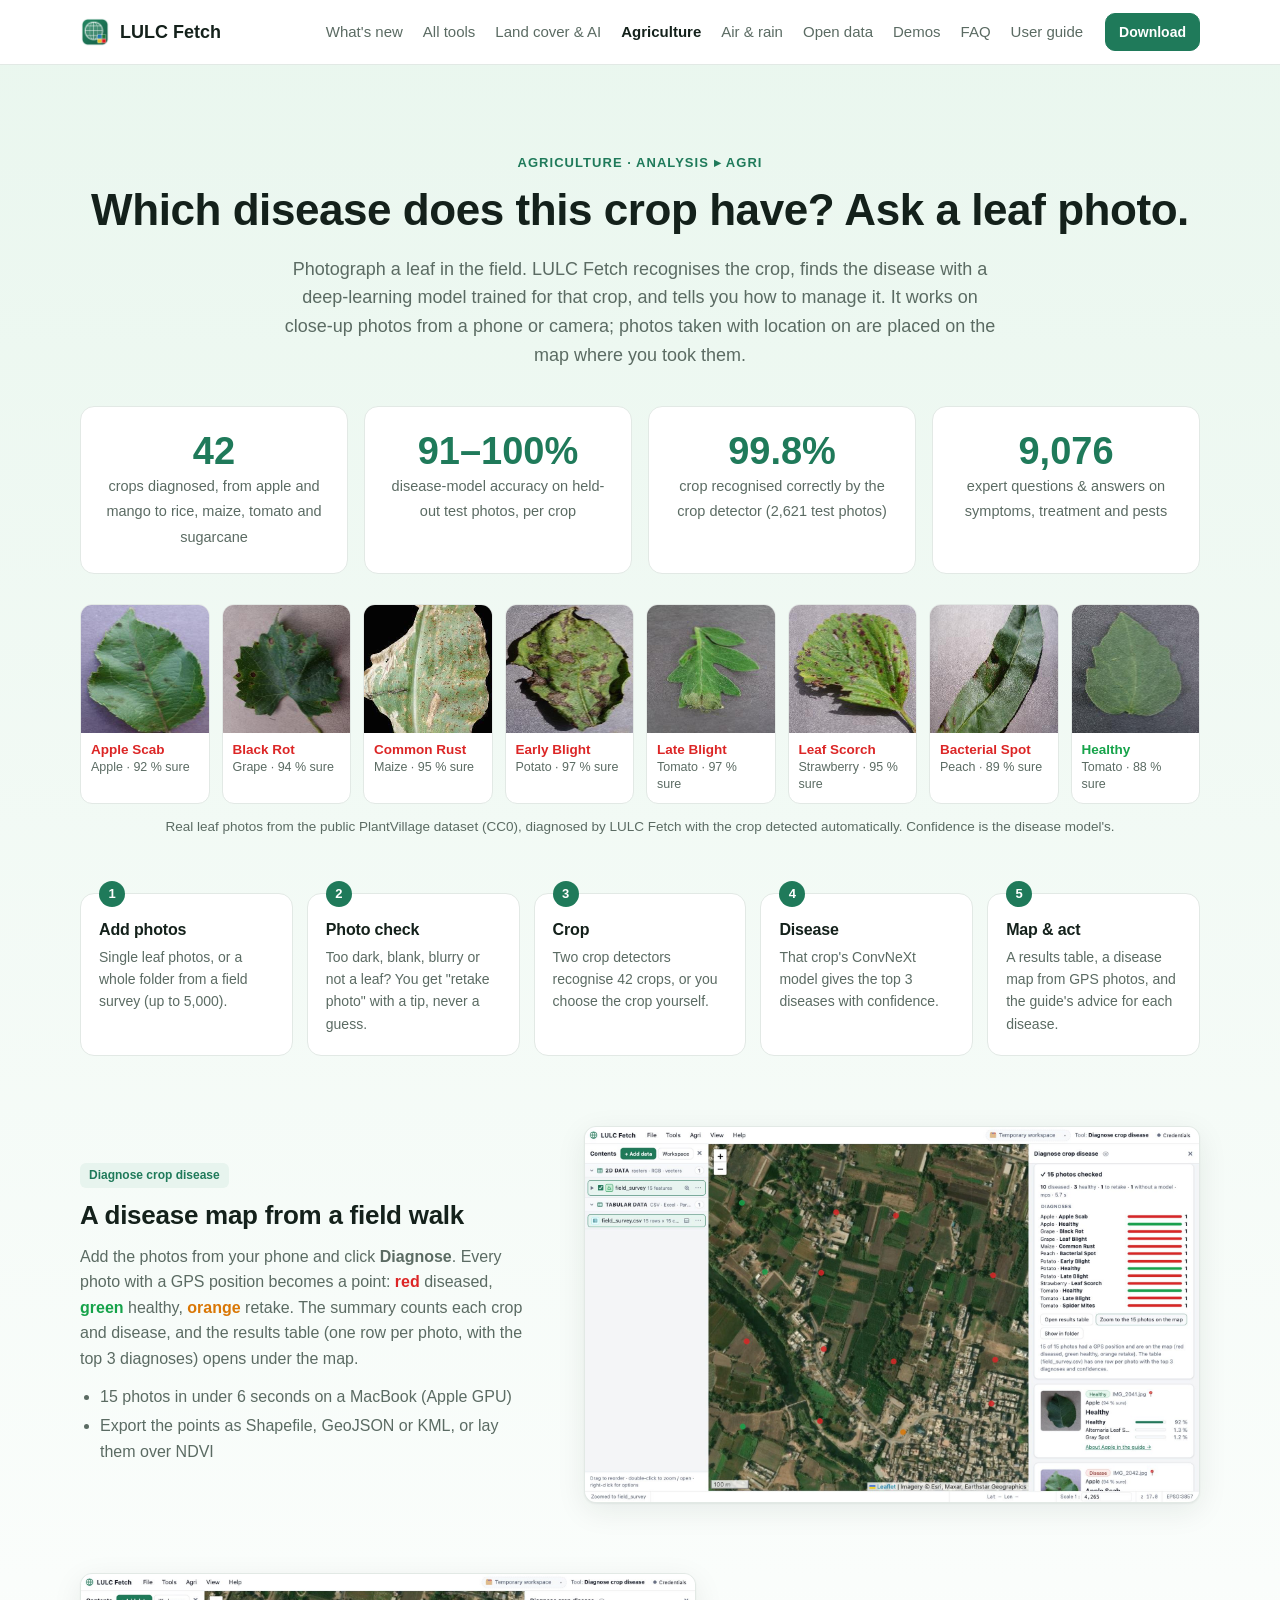
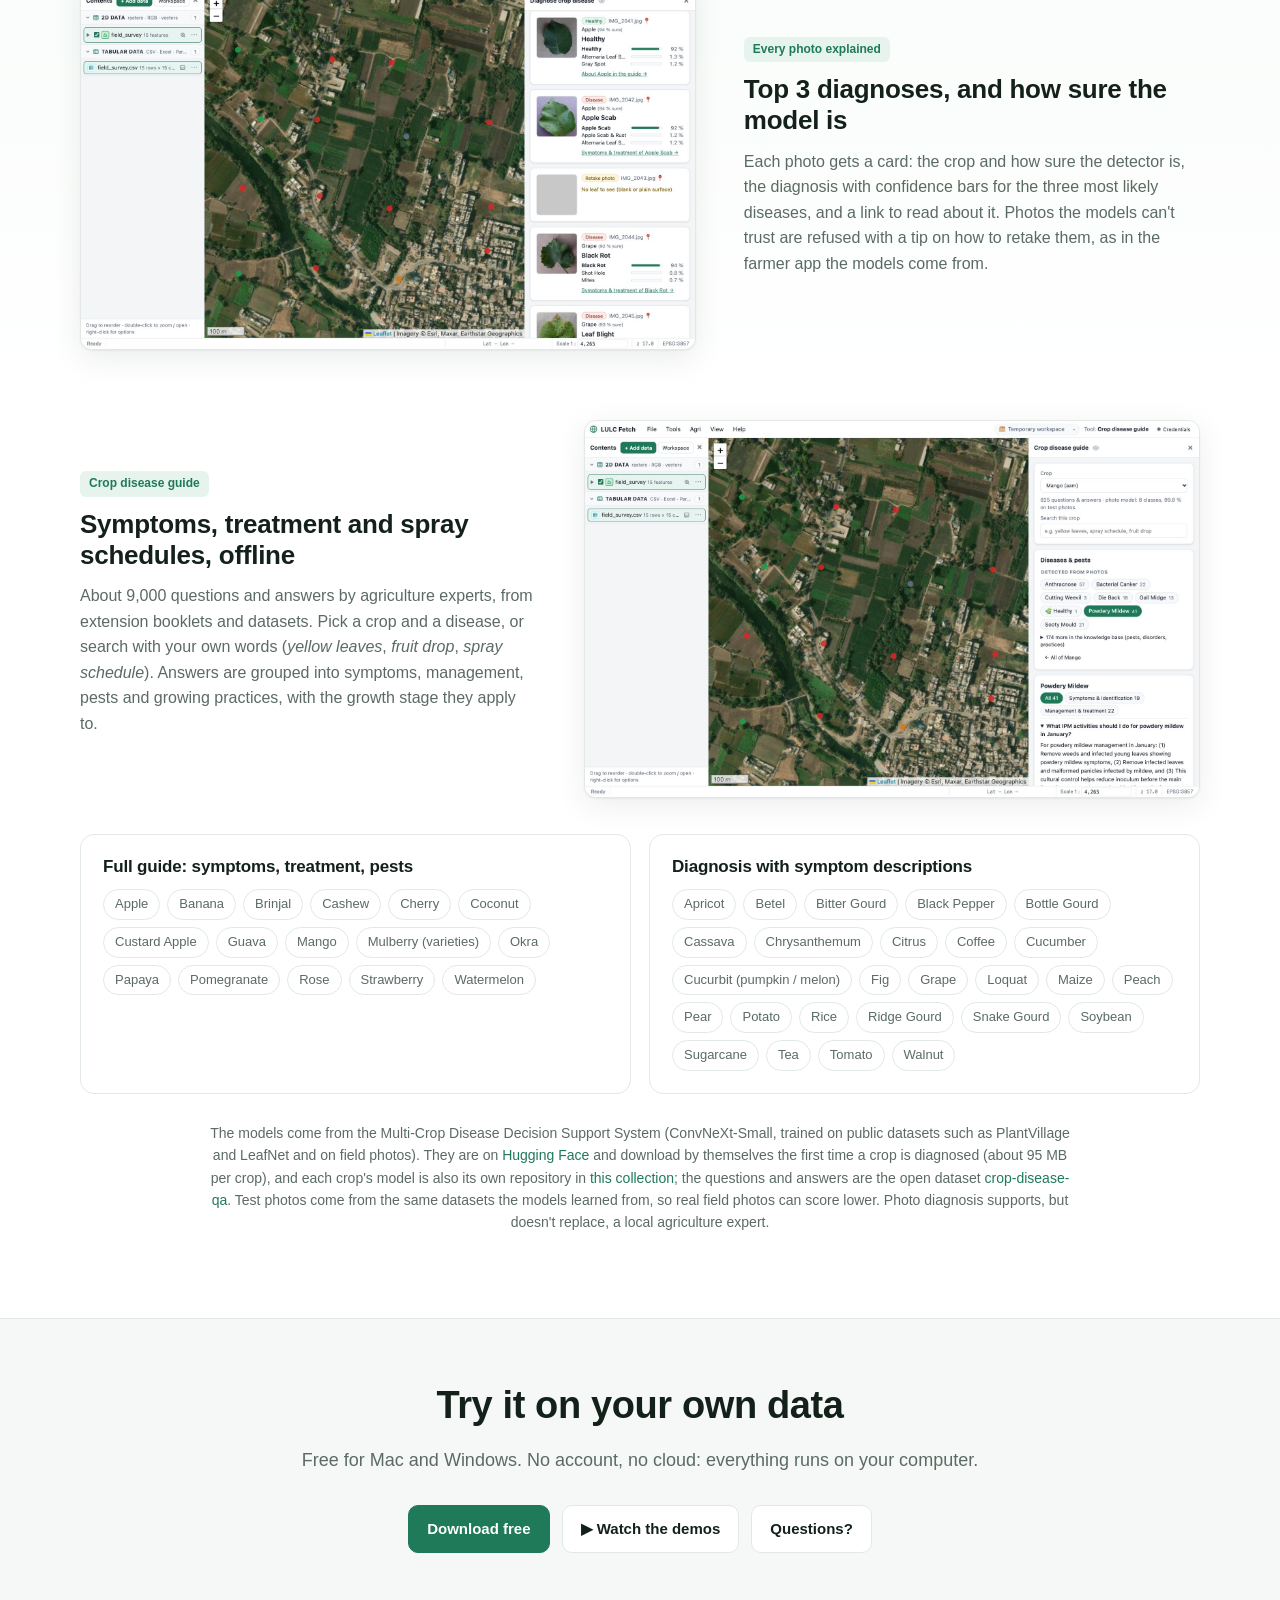
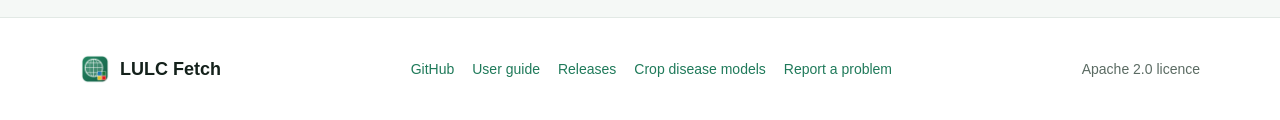
<file: site/agriculture.html>
<!doctype html>
<html lang="en">
<head>
<meta charset="utf-8">
<meta name="viewport" content="width=device-width, initial-scale=1">
<title>Agriculture: crop disease diagnosis · LULC Fetch</title>
<meta name="description" content="Photograph a leaf and get the crop and its disease for 42 crops, a disease map from geotagged photos, and 9,000 expert answers on symptoms and treatment, offline.">
<meta property="og:title" content="Agriculture: crop disease diagnosis · LULC Fetch">
<meta property="og:description" content="Photograph a leaf and get the crop and its disease for 42 crops, a disease map from geotagged photos, and 9,000 expert answers on symptoms and treatment, offline.">
<meta property="og:image" content="assets/hero.jpg">
<meta property="og:type" content="website">
<link rel="icon" href="assets/favicon.png">
<link rel="stylesheet" href="assets/site.css">
</head>
<body>

<nav id="top">
  <div class="wrap">
    <a class="brand" href="index.html"><img src="assets/icon.png" alt="">LULC Fetch</a>
    <div class="links" id="nav-links">
      <a href="gis.html">What's new</a><a href="tools.html">All tools</a><a href="mapping.html">Land cover &amp; AI</a><a href="agriculture.html" class="on" aria-current="page">Agriculture</a><a href="air.html">Air &amp; rain</a><a href="data.html">Open data</a><a href="demos.html">Demos</a><a href="faq.html">FAQ</a>
      <a href="https://github.com/agritechixr/lulc-fetch/blob/main/docs/USER_GUIDE.md">User guide</a>
    </div>
    <a class="btn small primary" href="index.html#download">Download</a>
    <button class="menu-toggle" type="button" aria-label="Menu" aria-expanded="false" aria-controls="nav-links"><svg viewBox="0 0 24 24" fill="none" stroke="currentColor" stroke-width="2.2" stroke-linecap="round"><path d="M4 7h16M4 12h16M4 17h16"/></svg></button>
  </div>
</nav>

<section class="agri" id="agriculture">
  <div class="wrap">
    <div class="center">
      <span class="eyebrow">Agriculture · Analysis ▸ Agri</span>
      <h1 class="ptitle">Which disease does this crop have? Ask a leaf photo.</h1>
      <p class="lead">Photograph a leaf in the field. LULC Fetch recognises the crop, finds the disease with a deep-learning model trained for that crop, and tells you how to manage it. It works on close-up photos from a phone or camera; photos taken with location on are placed on the map where you took them.</p>
    </div>
    <div class="stats center">
      <div class="big"><b>42</b><span>crops diagnosed, from apple and mango to rice, maize, tomato and sugarcane</span></div>
      <div class="big"><b>91–100%</b><span>disease-model accuracy on held-out test photos, per crop</span></div>
      <div class="big"><b>99.8%</b><span>crop recognised correctly by the crop detector (2,621 test photos)</span></div>
      <div class="big"><b>9,076</b><span>expert questions &amp; answers on symptoms, treatment and pests</span></div>
    </div>

    <div class="leaves">
      <figure><img src="assets/leaves/apple_scab.jpg" alt="Apple leaf diagnosed as Apple Scab" loading="lazy" width="256" height="256"><figcaption><b class="bad">Apple Scab</b>Apple · 92 % sure</figcaption></figure>
      <figure><img src="assets/leaves/grape_black_rot.jpg" alt="Grape leaf diagnosed as Black Rot" loading="lazy" width="256" height="256"><figcaption><b class="bad">Black Rot</b>Grape · 94 % sure</figcaption></figure>
      <figure><img src="assets/leaves/maize_common_rust.jpg" alt="Maize leaf diagnosed as Common Rust" loading="lazy" width="256" height="256"><figcaption><b class="bad">Common Rust</b>Maize · 95 % sure</figcaption></figure>
      <figure><img src="assets/leaves/potato_early_blight.jpg" alt="Potato leaf diagnosed as Early Blight" loading="lazy" width="256" height="256"><figcaption><b class="bad">Early Blight</b>Potato · 97 % sure</figcaption></figure>
      <figure><img src="assets/leaves/tomato_late_blight.jpg" alt="Tomato leaf diagnosed as Late Blight" loading="lazy" width="256" height="256"><figcaption><b class="bad">Late Blight</b>Tomato · 97 % sure</figcaption></figure>
      <figure><img src="assets/leaves/strawberry_leaf_scorch.jpg" alt="Strawberry leaf diagnosed as Leaf Scorch" loading="lazy" width="256" height="256"><figcaption><b class="bad">Leaf Scorch</b>Strawberry · 95 % sure</figcaption></figure>
      <figure><img src="assets/leaves/peach_bacterial_spot.jpg" alt="Peach leaf diagnosed as Bacterial Spot" loading="lazy" width="256" height="256"><figcaption><b class="bad">Bacterial Spot</b>Peach · 89 % sure</figcaption></figure>
      <figure><img src="assets/leaves/tomato_healthy.jpg" alt="Tomato leaf diagnosed as Healthy" loading="lazy" width="256" height="256"><figcaption><b class="ok">Healthy</b>Tomato · 88 % sure</figcaption></figure>
    </div>
    <p class="cta-note center">Real leaf photos from the public PlantVillage dataset (CC0), diagnosed by LULC Fetch with the crop detected automatically. Confidence is the disease model's.</p>

    <div class="steps" style="margin-top:56px">
      <div class="step"><h3>Add photos</h3><p>Single leaf photos, or a whole folder from a field survey (up to 5,000).</p></div>
      <div class="step"><h3>Photo check</h3><p>Too dark, blank, blurry or not a leaf? You get "retake photo" with a tip, never a guess.</p></div>
      <div class="step"><h3>Crop</h3><p>Two crop detectors recognise 42 crops, or you choose the crop yourself.</p></div>
      <div class="step"><h3>Disease</h3><p>That crop's ConvNeXt model gives the top 3 diseases with confidence.</p></div>
      <div class="step"><h3>Map &amp; act</h3><p>A results table, a disease map from GPS photos, and the guide's advice for each disease.</p></div>
    </div>

    <div class="show">
      <div class="txt">
        <span class="tag">Diagnose crop disease</span>
        <h3>A disease map from a field walk</h3>
        <p>Add the photos from your phone and click <b>Diagnose</b>. Every photo with a GPS position becomes a point: <b style="color:#dc2626">red</b> diseased, <b style="color:#16a34a">green</b> healthy, <b style="color:#d97706">orange</b> retake. The summary counts each crop and disease, and the results table (one row per photo, with the top 3 diagnoses) opens under the map.</p>
        <ul>
          <li>15 photos in under 6 seconds on a MacBook (Apple GPU)</li>
          <li>Export the points as Shapefile, GeoJSON or KML, or lay them over NDVI</li>
        </ul>
      </div>
      <img width="1800" height="1100" class="shot" src="assets/agri.jpg" alt="LULC Fetch showing 15 diagnosed leaf photos as red and green points on satellite imagery of farmland, with a summary of diseases per crop" loading="lazy">
    </div>

    <div class="show rev">
      <div class="txt">
        <span class="tag">Every photo explained</span>
        <h3>Top 3 diagnoses, and how sure the model is</h3>
        <p>Each photo gets a card: the crop and how sure the detector is, the diagnosis with confidence bars for the three most likely diseases, and a link to read about it. Photos the models can't trust are refused with a tip on how to retake them, as in the farmer app the models come from.</p>
      </div>
      <img width="1800" height="1100" class="shot" src="assets/agri-cards.jpg" alt="Result cards for leaf photos: healthy apple, apple scab, a refused blank photo and grape black rot, each with top-3 confidence bars" loading="lazy">
    </div>

    <div class="show">
      <div class="txt">
        <span class="tag">Crop disease guide</span>
        <h3>Symptoms, treatment and spray schedules, offline</h3>
        <p>About 9,000 questions and answers by agriculture experts, from extension booklets and datasets. Pick a crop and a disease, or search with your own words (<i>yellow leaves</i>, <i>fruit drop</i>, <i>spray schedule</i>). Answers are grouped into symptoms, management, pests and growing practices, with the growth stage they apply to.</p>
      </div>
      <img width="1800" height="1100" class="shot" src="assets/agri-guide.jpg" alt="Crop disease guide showing mango diseases and the management answers for powdery mildew" loading="lazy">
    </div>

    <div class="crops">
      <div class="card"><h3>Full guide: symptoms, treatment, pests</h3><div class="chips"><span>Apple</span><span>Banana</span><span>Brinjal</span><span>Cashew</span><span>Cherry</span><span>Coconut</span><span>Custard Apple</span><span>Guava</span><span>Mango</span><span>Mulberry (varieties)</span><span>Okra</span><span>Papaya</span><span>Pomegranate</span><span>Rose</span><span>Strawberry</span><span>Watermelon</span></div></div>
      <div class="card"><h3>Diagnosis with symptom descriptions</h3><div class="chips"><span>Apricot</span><span>Betel</span><span>Bitter Gourd</span><span>Black Pepper</span><span>Bottle Gourd</span><span>Cassava</span><span>Chrysanthemum</span><span>Citrus</span><span>Coffee</span><span>Cucumber</span><span>Cucurbit (pumpkin / melon)</span><span>Fig</span><span>Grape</span><span>Loquat</span><span>Maize</span><span>Peach</span><span>Pear</span><span>Potato</span><span>Rice</span><span>Ridge Gourd</span><span>Snake Gourd</span><span>Soybean</span><span>Sugarcane</span><span>Tea</span><span>Tomato</span><span>Walnut</span></div></div>
    </div>
    <p class="note center">The models come from the Multi-Crop Disease Decision Support System (ConvNeXt-Small, trained on public datasets such as PlantVillage and LeafNet and on field photos). They are on <a href="https://huggingface.co/ixrbhii/multicrop-disease-models">Hugging Face</a> and download by themselves the first time a crop is diagnosed (about 95 MB per crop), and each crop's model is also its own repository in <a href="https://huggingface.co/collections/ixrbhii/multi-crop-disease-models-42-crops-6ac0a3291f2153fa716e2993">this collection</a>; the questions and answers are the open dataset <a href="https://huggingface.co/datasets/ixrbhii/crop-disease-qa">crop-disease-qa</a>. Test photos come from the same datasets the models learned from, so real field photos can score lower. Photo diagnosis supports, but doesn't replace, a local agriculture expert.</p>
  </div>
</section>


<section class="next">
  <div class="wrap center">
    <h2>Try it on your own data</h2>
    <p class="lead">Free for Mac and Windows. No account, no cloud: everything runs on your computer.</p>
    <div class="cta"><a class="btn primary" href="index.html#download">Download free</a><a class="btn" href="demos.html">▶ Watch the demos</a><a class="btn" href="faq.html">Questions?</a></div>
  </div>
</section>

<div class="lb" id="lb"><img alt=""></div>

<footer>
  <div class="wrap">
    <a class="brand" href="index.html"><img src="assets/icon.png" alt="">LULC Fetch</a>
    <div class="links2">
      <a href="https://github.com/agritechixr/lulc-fetch">GitHub</a>
      <a href="https://github.com/agritechixr/lulc-fetch/blob/main/docs/USER_GUIDE.md">User guide</a>
      <a href="https://github.com/agritechixr/lulc-fetch/releases">Releases</a>
      <a href="https://huggingface.co/collections/ixrbhii/multi-crop-disease-models-42-crops-6ac0a3291f2153fa716e2993">Crop disease models</a>
      <a href="https://github.com/agritechixr/lulc-fetch/issues">Report a problem</a>
    </div>
    <span>Apache 2.0 licence</span>
  </div>
</footer>

<script src="assets/site.js"></script>
</body>
</html>
</file>
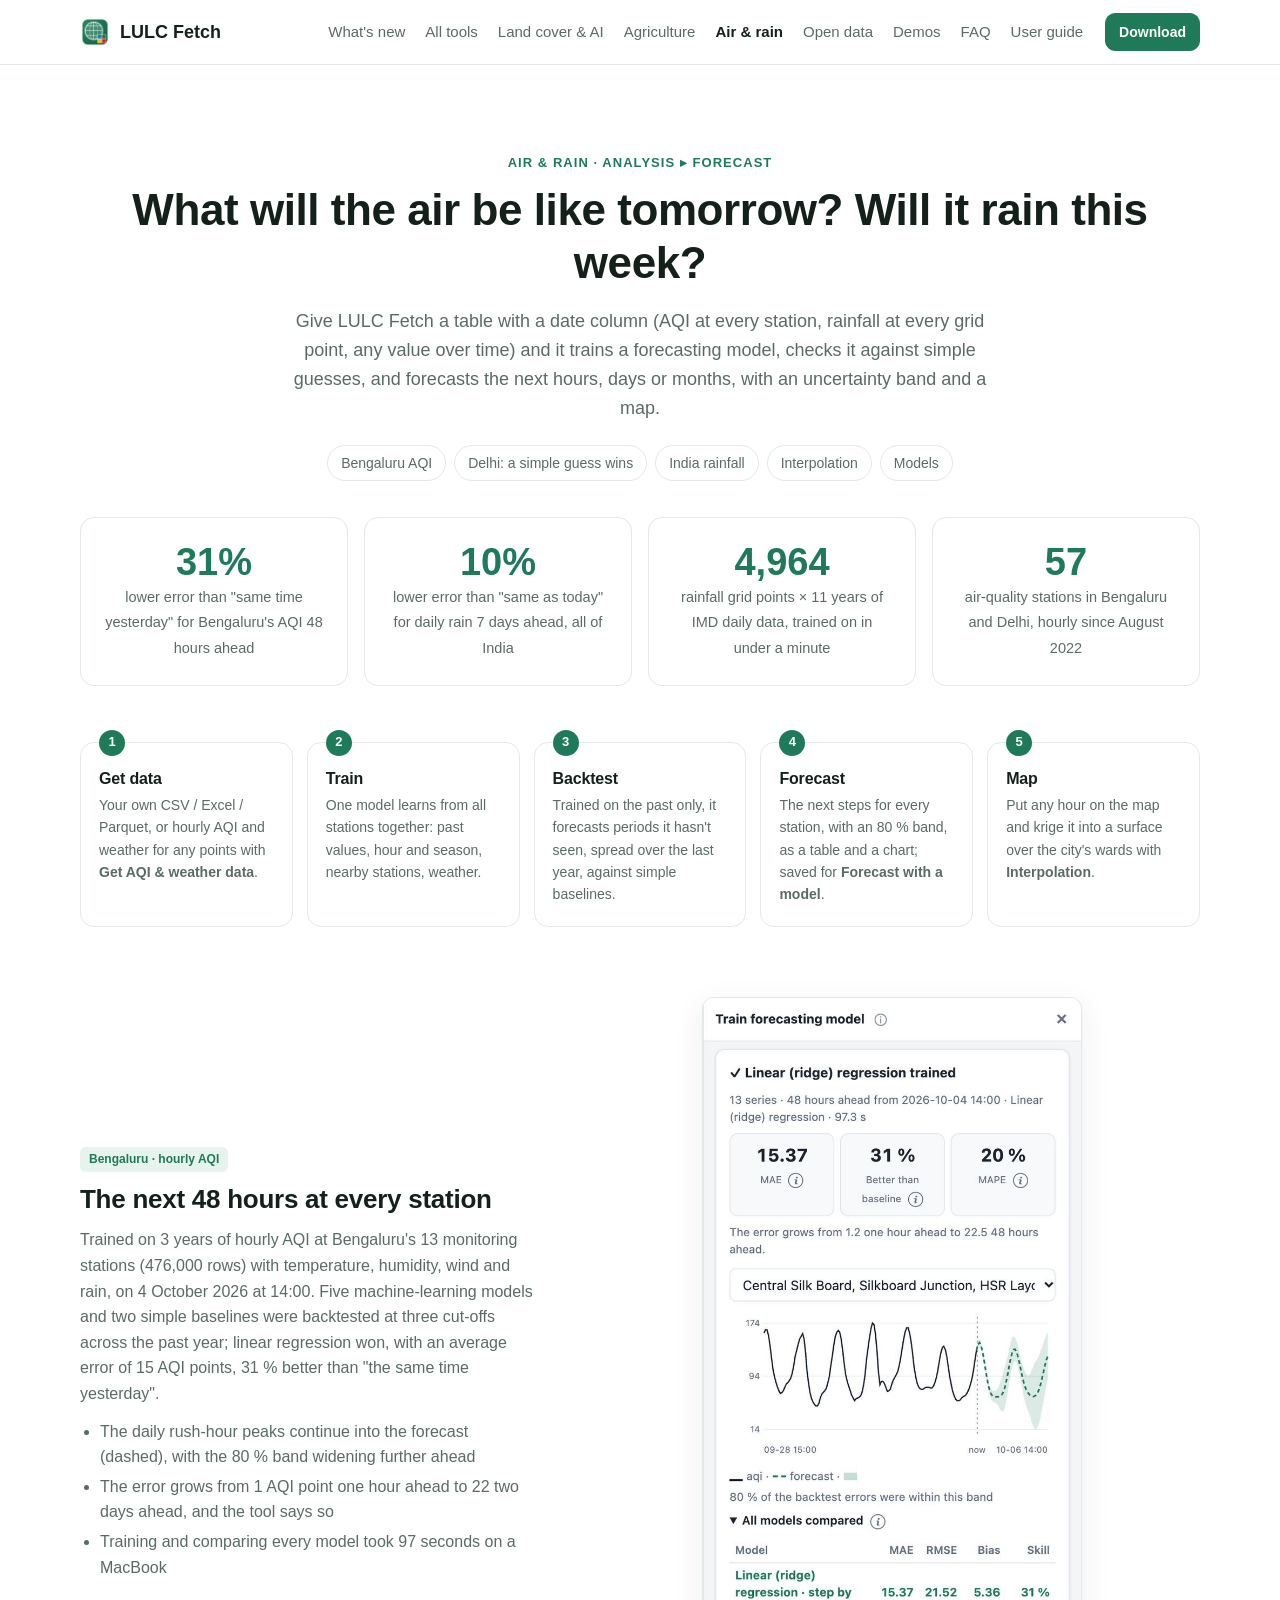
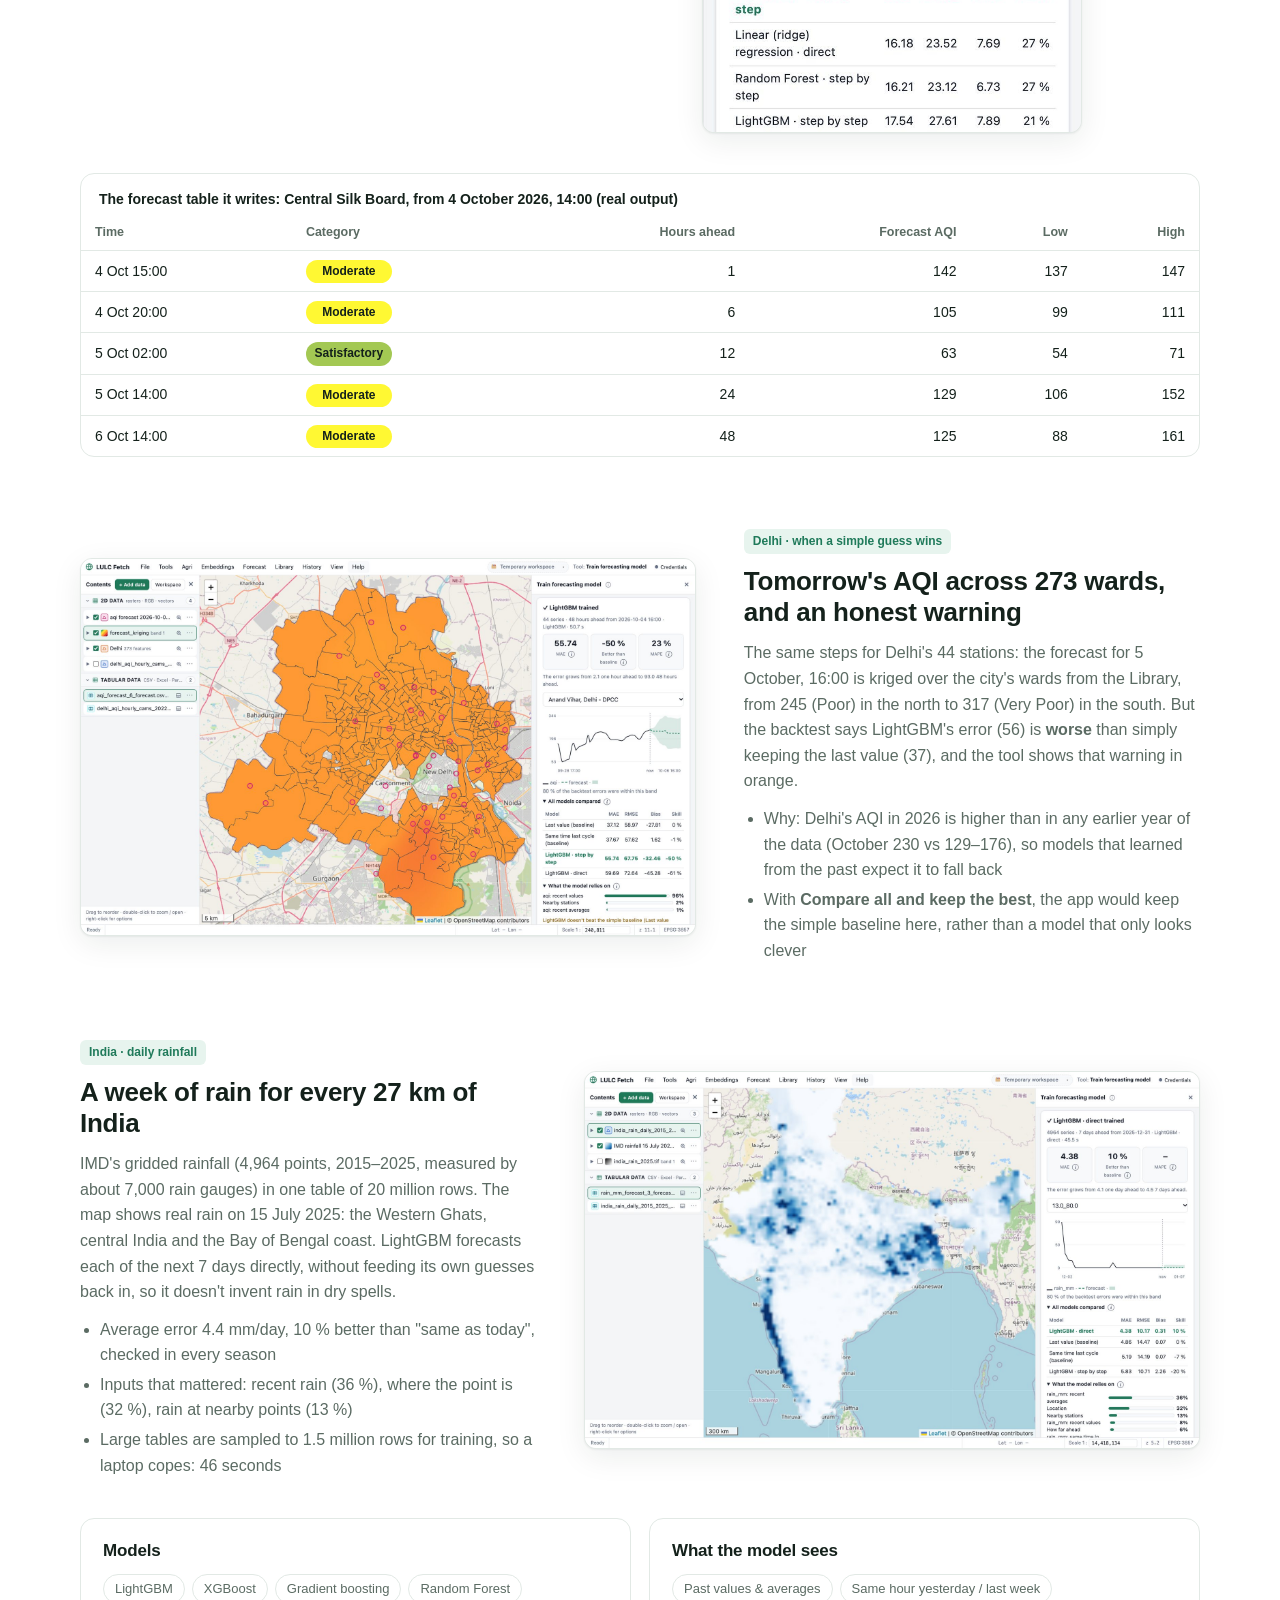
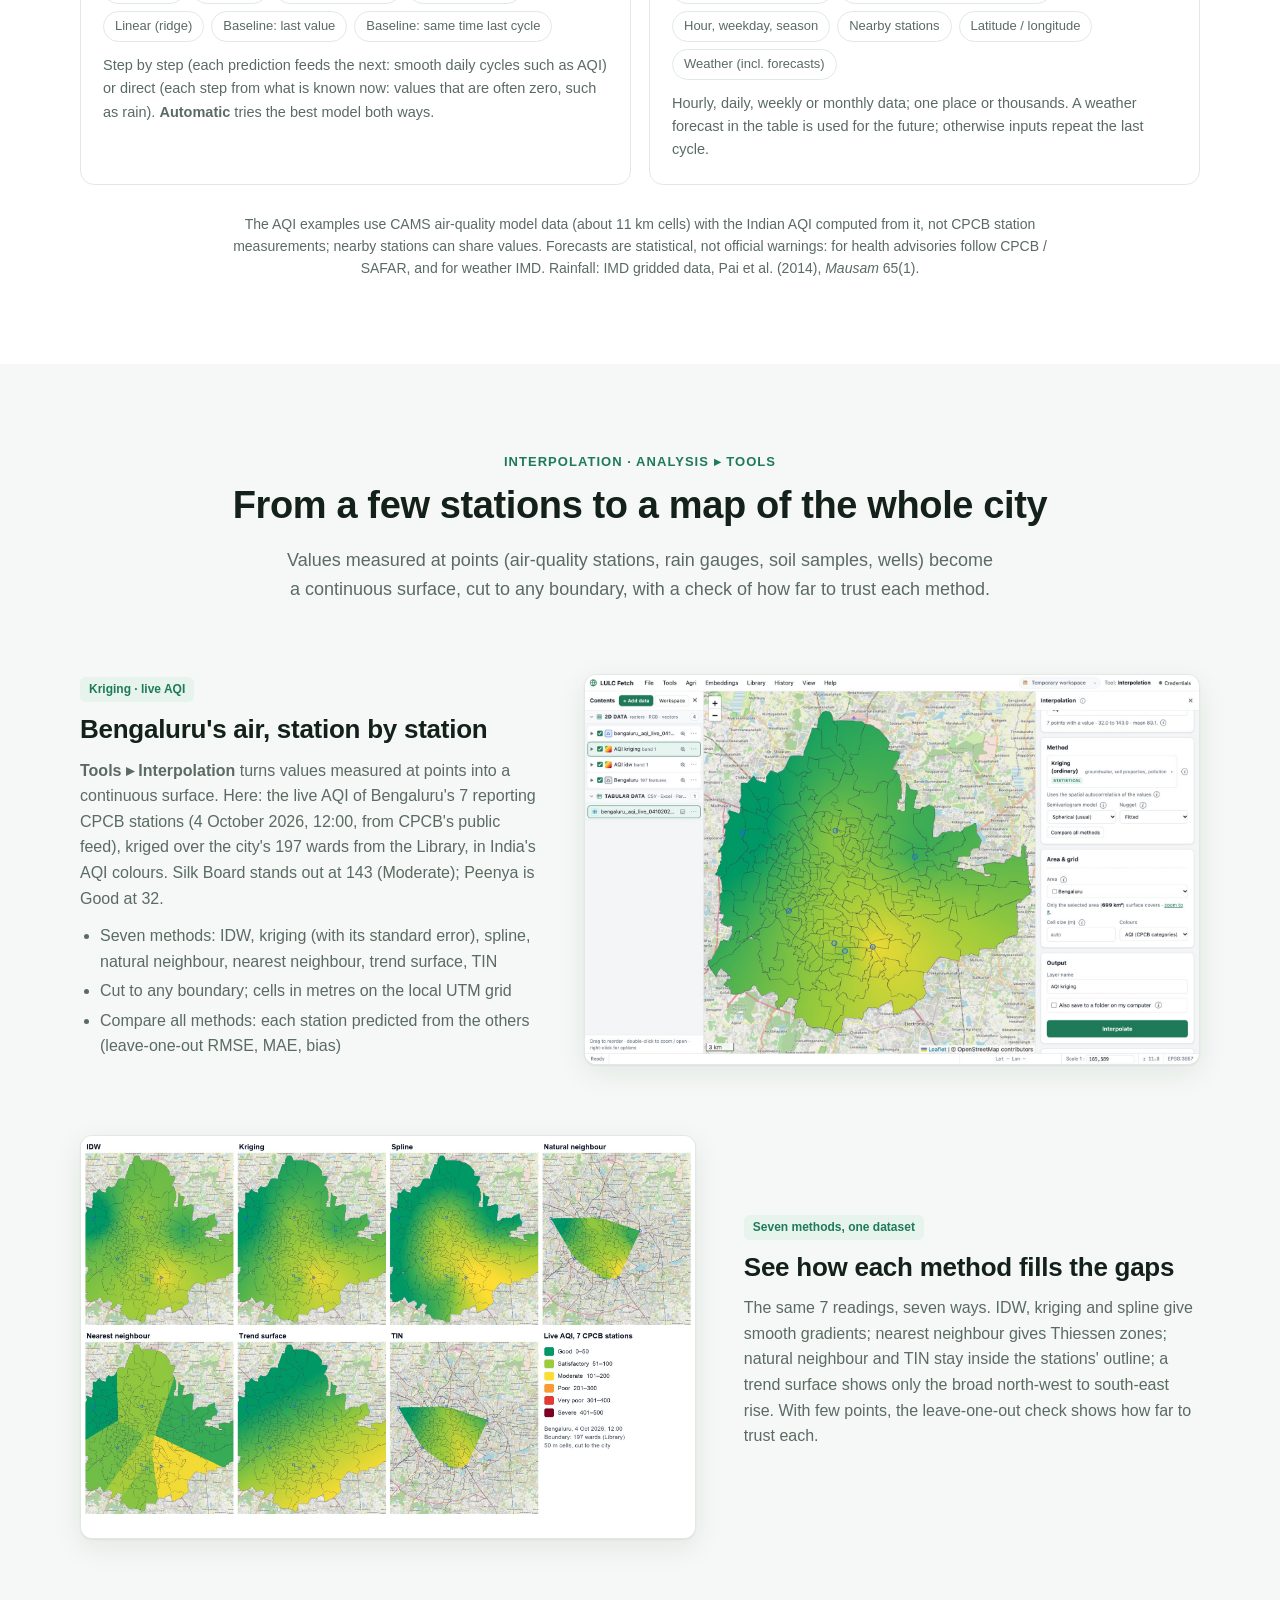
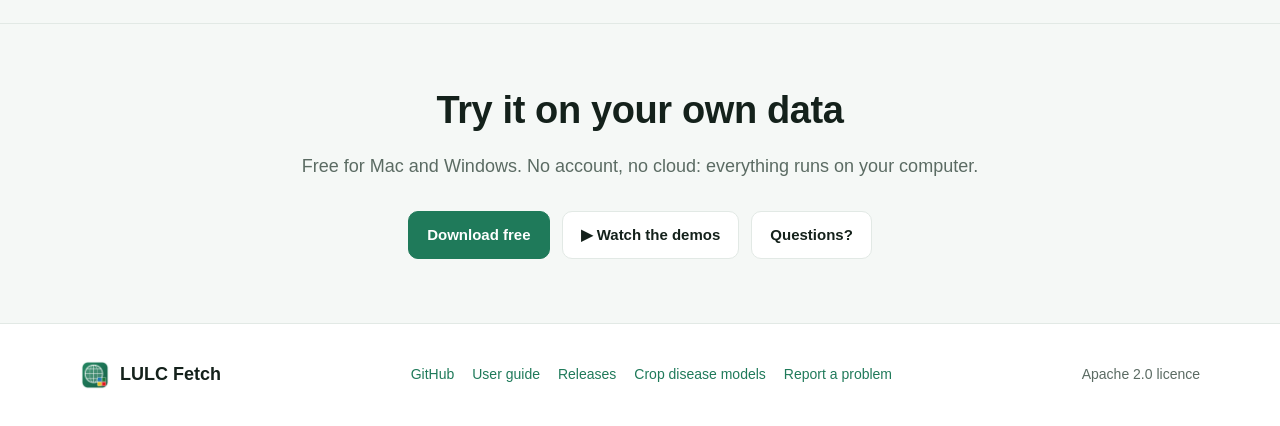
<file: site/air.html>
<!doctype html>
<html lang="en">
<head>
<meta charset="utf-8">
<meta name="viewport" content="width=device-width, initial-scale=1">
<title>Air & rain: interpolation and forecasting · LULC Fetch</title>
<meta name="description" content="Map air quality from monitoring stations with kriging and six other methods, and forecast AQI and rainfall with LightGBM, XGBoost and more, checked against simple baselines. Real results for Bengaluru, Delhi and India.">
<meta property="og:title" content="Air & rain: interpolation and forecasting · LULC Fetch">
<meta property="og:description" content="Map air quality from monitoring stations with kriging and six other methods, and forecast AQI and rainfall with LightGBM, XGBoost and more, checked against simple baselines. Real results for Bengaluru, Delhi and India.">
<meta property="og:image" content="assets/hero.jpg">
<meta property="og:type" content="website">
<link rel="icon" href="assets/favicon.png">
<link rel="stylesheet" href="assets/site.css">
</head>
<body>

<nav id="top">
  <div class="wrap">
    <a class="brand" href="index.html"><img src="assets/icon.png" alt="">LULC Fetch</a>
    <div class="links" id="nav-links">
      <a href="gis.html">What's new</a><a href="tools.html">All tools</a><a href="mapping.html">Land cover &amp; AI</a><a href="agriculture.html">Agriculture</a><a href="air.html" class="on" aria-current="page">Air &amp; rain</a><a href="data.html">Open data</a><a href="demos.html">Demos</a><a href="faq.html">FAQ</a>
      <a href="https://github.com/agritechixr/lulc-fetch/blob/main/docs/USER_GUIDE.md">User guide</a>
    </div>
    <a class="btn small primary" href="index.html#download">Download</a>
    <button class="menu-toggle" type="button" aria-label="Menu" aria-expanded="false" aria-controls="nav-links"><svg viewBox="0 0 24 24" fill="none" stroke="currentColor" stroke-width="2.2" stroke-linecap="round"><path d="M4 7h16M4 12h16M4 17h16"/></svg></button>
  </div>
</nav>

<section id="forecast">
  <div class="wrap">
    <div class="center">
      <span class="eyebrow">Air &amp; rain · Analysis ▸ Forecast</span>
      <h1 class="ptitle">What will the air be like tomorrow? Will it rain this week?</h1>
      <p class="lead">Give LULC Fetch a table with a date column (AQI at every station, rainfall at every grid point, any value over time) and it trains a forecasting model, checks it against simple guesses, and forecasts the next hours, days or months, with an uncertainty band and a map.</p>
      <div class="jump"><a href="#bengaluru">Bengaluru AQI</a><a href="#delhi">Delhi: a simple guess wins</a><a href="#rain">India rainfall</a><a href="#interpolation">Interpolation</a><a href="#models">Models</a></div>
    </div>
    <div class="stats center">
      <div class="big"><b>31%</b><span>lower error than "same time yesterday" for Bengaluru's AQI 48 hours ahead</span></div>
      <div class="big"><b>10%</b><span>lower error than "same as today" for daily rain 7 days ahead, all of India</span></div>
      <div class="big"><b>4,964</b><span>rainfall grid points × 11 years of IMD daily data, trained on in under a minute</span></div>
      <div class="big"><b>57</b><span>air-quality stations in Bengaluru and Delhi, hourly since August 2022</span></div>
    </div>

    <div class="steps" style="margin-top:56px">
      <div class="step"><h3>Get data</h3><p>Your own CSV / Excel / Parquet, or hourly AQI and weather for any points with <b>Get AQI &amp; weather data</b>.</p></div>
      <div class="step"><h3>Train</h3><p>One model learns from all stations together: past values, hour and season, nearby stations, weather.</p></div>
      <div class="step"><h3>Backtest</h3><p>Trained on the past only, it forecasts periods it hasn't seen, spread over the last year, against simple baselines.</p></div>
      <div class="step"><h3>Forecast</h3><p>The next steps for every station, with an 80 % band, as a table and a chart; saved for <b>Forecast with a model</b>.</p></div>
      <div class="step"><h3>Map</h3><p>Put any hour on the map and krige it into a surface over the city's wards with <b>Interpolation</b>.</p></div>
    </div>

    <div class="show" id="bengaluru">
      <div class="txt">
        <span class="tag">Bengaluru · hourly AQI</span>
        <h3>The next 48 hours at every station</h3>
        <p>Trained on 3 years of hourly AQI at Bengaluru's 13 monitoring stations (476,000 rows) with temperature, humidity, wind and rain, on 4 October 2026 at 14:00. Five machine-learning models and two simple baselines were backtested at three cut-offs across the past year; linear regression won, with an average error of 15 AQI points, 31 % better than "the same time yesterday".</p>
        <ul>
          <li>The daily rush-hour peaks continue into the forecast (dashed), with the 80 % band widening further ahead</li>
          <li>The error grows from 1 AQI point one hour ahead to 22 two days ahead, and the tool says so</li>
          <li>Training and comparing every model took 97 seconds on a MacBook</li>
        </ul>
      </div>
      <img width="700" height="1359" class="shot tall" src="assets/forecast-bengaluru.jpg" alt="Train forecasting model result for Bengaluru: MAE 15.37, 31 % better than baseline, a chart of Central Silk Board's AQI with the 48-hour forecast and its band, and the comparison of all models" loading="lazy">
    </div>

    <div class="sample-wrap">
      <table class="sample">
        <caption>The forecast table it writes: Central Silk Board, from 4 October 2026, 14:00 (real output)</caption>
        <thead><tr><th>Time</th><th>Category</th><th>Hours ahead</th><th>Forecast AQI</th><th>Low</th><th>High</th></tr></thead>
        <tbody>
          <tr><td>4 Oct 15:00</td><td><span class="aqi mod">Moderate</span></td><td>1</td><td>142</td><td>137</td><td>147</td></tr>
          <tr><td>4 Oct 20:00</td><td><span class="aqi mod">Moderate</span></td><td>6</td><td>105</td><td>99</td><td>111</td></tr>
          <tr><td>5 Oct 02:00</td><td><span class="aqi sat">Satisfactory</span></td><td>12</td><td>63</td><td>54</td><td>71</td></tr>
          <tr><td>5 Oct 14:00</td><td><span class="aqi mod">Moderate</span></td><td>24</td><td>129</td><td>106</td><td>152</td></tr>
          <tr><td>6 Oct 14:00</td><td><span class="aqi mod">Moderate</span></td><td>48</td><td>125</td><td>88</td><td>161</td></tr>
        </tbody>
      </table>
    </div>

    <div class="show rev" id="delhi">
      <div class="txt">
        <span class="tag">Delhi · when a simple guess wins</span>
        <h3>Tomorrow's AQI across 273 wards, and an honest warning</h3>
        <p>The same steps for Delhi's 44 stations: the forecast for 5 October, 16:00 is kriged over the city's wards from the Library, from 245 (Poor) in the north to 317 (Very Poor) in the south. But the backtest says LightGBM's error (56) is <b>worse</b> than simply keeping the last value (37), and the tool shows that warning in orange.</p>
        <ul>
          <li>Why: Delhi's AQI in 2026 is higher than in any earlier year of the data (October 230 vs 129–176), so models that learned from the past expect it to fall back</li>
          <li>With <b>Compare all and keep the best</b>, the app would keep the simple baseline here, rather than a model that only looks clever</li>
        </ul>
      </div>
      <img width="1800" height="1104" class="shot" src="assets/forecast-delhi.jpg" alt="Delhi's 273 wards coloured by the kriged AQI forecast for the next day, with the 44 stations, and the training result warning that LightGBM does not beat the last-value baseline" loading="lazy">
    </div>

    <div class="show" id="rain">
      <div class="txt">
        <span class="tag">India · daily rainfall</span>
        <h3>A week of rain for every 27 km of India</h3>
        <p>IMD's gridded rainfall (4,964 points, 2015–2025, measured by about 7,000 rain gauges) in one table of 20 million rows. The map shows real rain on 15 July 2025: the Western Ghats, central India and the Bay of Bengal coast. LightGBM forecasts each of the next 7 days directly, without feeding its own guesses back in, so it doesn't invent rain in dry spells.</p>
        <ul>
          <li>Average error 4.4 mm/day, 10 % better than "same as today", checked in every season</li>
          <li>Inputs that mattered: recent rain (36 %), where the point is (32 %), rain at nearby points (13 %)</li>
          <li>Large tables are sampled to 1.5 million rows for training, so a laptop copes: 46 seconds</li>
        </ul>
      </div>
      <img width="1800" height="1104" class="shot" src="assets/forecast-rain.jpg" alt="Map of India with IMD daily rainfall on 15 July 2025 in blues, and the result of training LightGBM on 4,964 rainfall grid points: MAE 4.38 mm, 10 % better than baseline" loading="lazy">
    </div>

    <div class="crops" id="models">
      <div class="card"><h3>Models</h3><div class="chips"><span>LightGBM</span><span>XGBoost</span><span>Gradient boosting</span><span>Random Forest</span><span>Linear (ridge)</span><span>Baseline: last value</span><span>Baseline: same time last cycle</span></div>
        <p style="margin-top:12px">Step by step (each prediction feeds the next: smooth daily cycles such as AQI) or direct (each step from what is known now: values that are often zero, such as rain). <b>Automatic</b> tries the best model both ways.</p></div>
      <div class="card"><h3>What the model sees</h3><div class="chips"><span>Past values &amp; averages</span><span>Same hour yesterday / last week</span><span>Hour, weekday, season</span><span>Nearby stations</span><span>Latitude / longitude</span><span>Weather (incl. forecasts)</span></div>
        <p style="margin-top:12px">Hourly, daily, weekly or monthly data; one place or thousands. A weather forecast in the table is used for the future; otherwise inputs repeat the last cycle.</p></div>
    </div>
    <p class="note center">The AQI examples use CAMS air-quality model data (about 11 km cells) with the Indian AQI computed from it, not CPCB station measurements; nearby stations can share values. Forecasts are statistical, not official warnings: for health advisories follow CPCB / SAFAR, and for weather IMD. Rainfall: IMD gridded data, Pai et al. (2014), <i>Mausam</i> 65(1).</p>
  </div>
</section>


<section class="alt" id="interpolation">
  <div class="wrap">
    <div class="center">
      <span class="eyebrow">Interpolation · Analysis ▸ Tools</span>
      <h2>From a few stations to a map of the whole city</h2>
      <p class="lead">Values measured at points (air-quality stations, rain gauges, soil samples, wells) become a continuous surface, cut to any boundary, with a check of how far to trust each method.</p>
    </div>
    <div class="show">
      <div class="txt">
        <span class="tag">Kriging · live AQI</span>
        <h3>Bengaluru's air, station by station</h3>
        <p><b>Tools ▸ Interpolation</b> turns values measured at points into a continuous surface. Here: the live AQI of Bengaluru's 7 reporting CPCB stations (4 October 2026, 12:00, from CPCB's public feed), kriged over the city's 197 wards from the Library, in India's AQI colours. Silk Board stands out at 143 (Moderate); Peenya is Good at 32.</p>
        <ul>
          <li>Seven methods: IDW, kriging (with its standard error), spline, natural neighbour, nearest neighbour, trend surface, TIN</li>
          <li>Cut to any boundary; cells in metres on the local UTM grid</li>
          <li>Compare all methods: each station predicted from the others (leave-one-out RMSE, MAE, bias)</li>
        </ul>
      </div>
      <img width="1800" height="1140" class="shot" src="assets/interpolation.jpg" alt="Kriged AQI surface over Bengaluru's wards in CPCB colours, with the seven monitoring stations and the Interpolation tool panel" loading="lazy">
    </div>

    <div class="show rev">
      <div class="txt">
        <span class="tag">Seven methods, one dataset</span>
        <h3>See how each method fills the gaps</h3>
        <p>The same 7 readings, seven ways. IDW, kriging and spline give smooth gradients; nearest neighbour gives Thiessen zones; natural neighbour and TIN stay inside the stations' outline; a trend surface shows only the broad north-west to south-east rise. With few points, the leave-one-out check shows how far to trust each.</p>
      </div>
      <img width="2204" height="1446" class="shot" src="assets/interpolation-methods.jpg" alt="Seven AQI maps of Bengaluru made with IDW, kriging, spline, natural neighbour, nearest neighbour, trend surface and TIN, with the AQI legend" loading="lazy">
    </div>

  </div>
</section>

<section class="next">
  <div class="wrap center">
    <h2>Try it on your own data</h2>
    <p class="lead">Free for Mac and Windows. No account, no cloud: everything runs on your computer.</p>
    <div class="cta"><a class="btn primary" href="index.html#download">Download free</a><a class="btn" href="demos.html">▶ Watch the demos</a><a class="btn" href="faq.html">Questions?</a></div>
  </div>
</section>

<div class="lb" id="lb"><img alt=""></div>

<footer>
  <div class="wrap">
    <a class="brand" href="index.html"><img src="assets/icon.png" alt="">LULC Fetch</a>
    <div class="links2">
      <a href="https://github.com/agritechixr/lulc-fetch">GitHub</a>
      <a href="https://github.com/agritechixr/lulc-fetch/blob/main/docs/USER_GUIDE.md">User guide</a>
      <a href="https://github.com/agritechixr/lulc-fetch/releases">Releases</a>
      <a href="https://huggingface.co/collections/ixrbhii/multi-crop-disease-models-42-crops-6ac0a3291f2153fa716e2993">Crop disease models</a>
      <a href="https://github.com/agritechixr/lulc-fetch/issues">Report a problem</a>
    </div>
    <span>Apache 2.0 licence</span>
  </div>
</footer>

<script src="assets/site.js"></script>
</body>
</html>
</file>
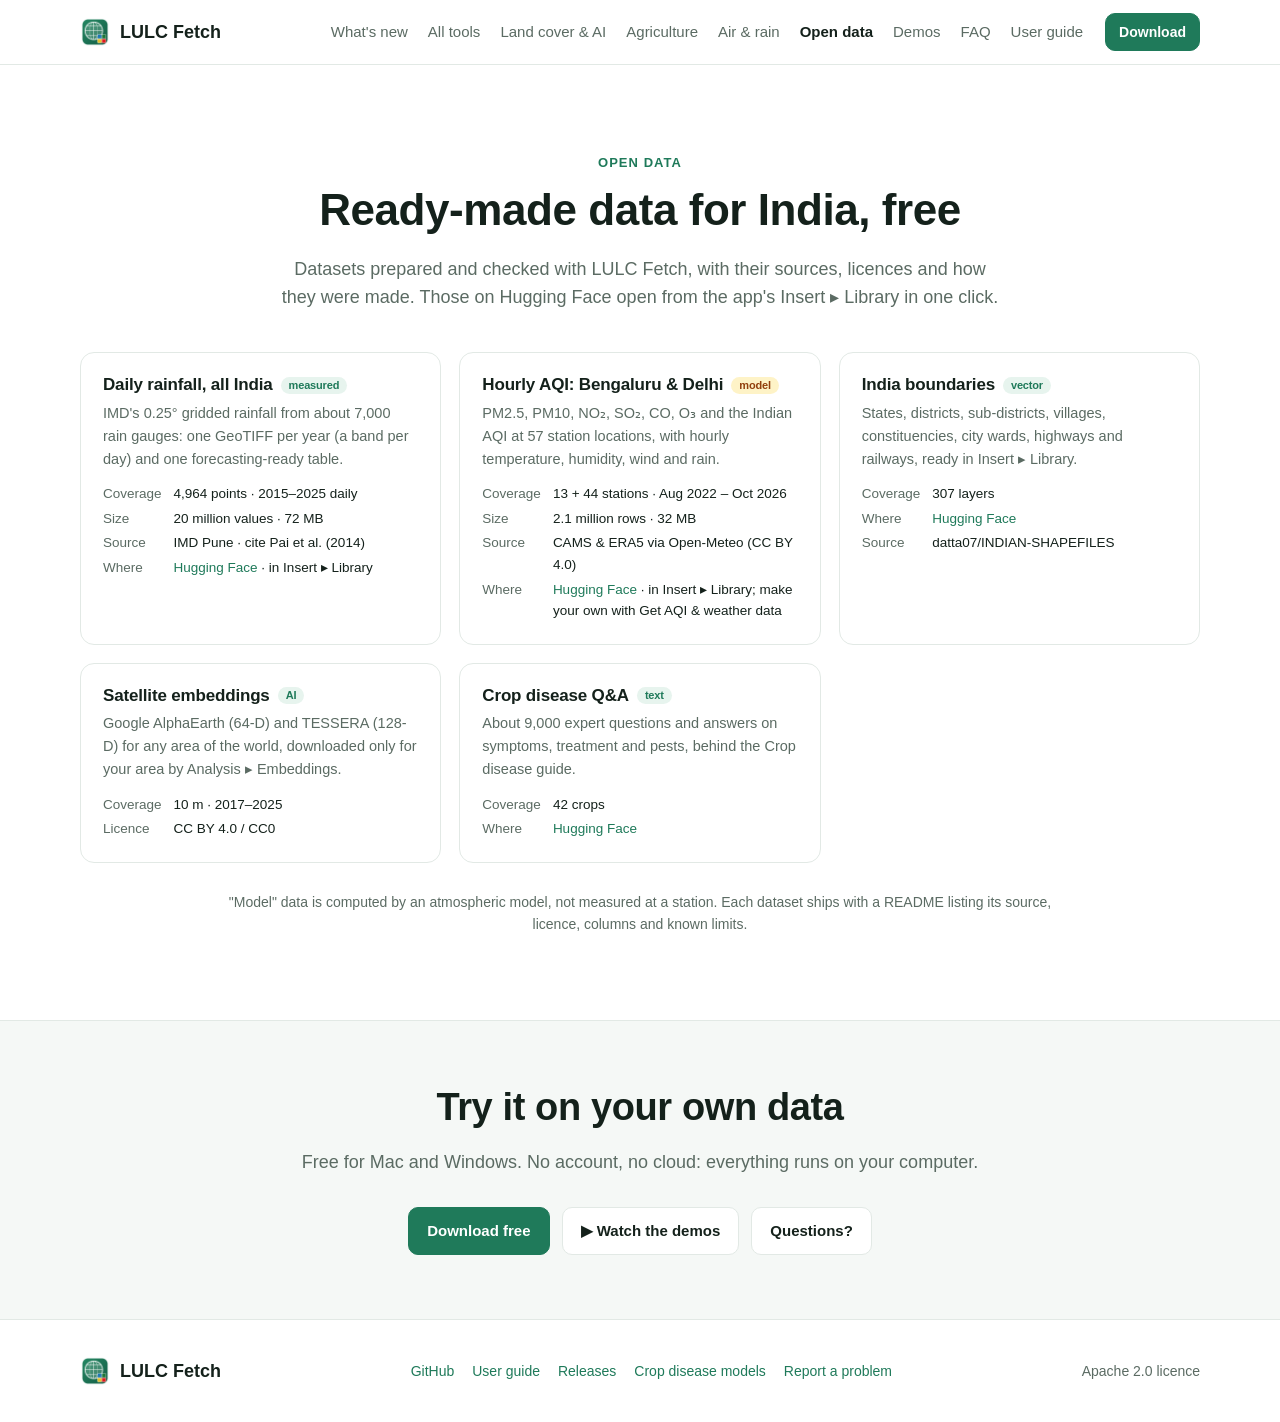
<file: site/data.html>
<!doctype html>
<html lang="en">
<head>
<meta charset="utf-8">
<meta name="viewport" content="width=device-width, initial-scale=1">
<title>Open data for India · LULC Fetch</title>
<meta name="description" content="Ready-made, documented data for India: IMD daily rainfall 2015–2025, hourly AQI for Bengaluru and Delhi, 307 boundary layers, satellite embeddings and crop-disease answers.">
<meta property="og:title" content="Open data for India · LULC Fetch">
<meta property="og:description" content="Ready-made, documented data for India: IMD daily rainfall 2015–2025, hourly AQI for Bengaluru and Delhi, 307 boundary layers, satellite embeddings and crop-disease answers.">
<meta property="og:image" content="assets/hero.jpg">
<meta property="og:type" content="website">
<link rel="icon" href="assets/favicon.png">
<link rel="stylesheet" href="assets/site.css">
</head>
<body>

<nav id="top">
  <div class="wrap">
    <a class="brand" href="index.html"><img src="assets/icon.png" alt="">LULC Fetch</a>
    <div class="links" id="nav-links">
      <a href="gis.html">What's new</a><a href="tools.html">All tools</a><a href="mapping.html">Land cover &amp; AI</a><a href="agriculture.html">Agriculture</a><a href="air.html">Air &amp; rain</a><a href="data.html" class="on" aria-current="page">Open data</a><a href="demos.html">Demos</a><a href="faq.html">FAQ</a>
      <a href="https://github.com/agritechixr/lulc-fetch/blob/main/docs/USER_GUIDE.md">User guide</a>
    </div>
    <a class="btn small primary" href="index.html#download">Download</a>
    <button class="menu-toggle" type="button" aria-label="Menu" aria-expanded="false" aria-controls="nav-links"><svg viewBox="0 0 24 24" fill="none" stroke="currentColor" stroke-width="2.2" stroke-linecap="round"><path d="M4 7h16M4 12h16M4 17h16"/></svg></button>
  </div>
</nav>

<section id="opendata">
  <div class="wrap center">
    <span class="eyebrow">Open data</span>
    <h1 class="ptitle">Ready-made data for India, free</h1>
    <p class="lead">Datasets prepared and checked with LULC Fetch, with their sources, licences and how they were made. Those on Hugging Face open from the app's Insert ▸ Library in one click.</p>
    <div class="datasets">
      <div class="card"><h3>Daily rainfall, all India <span class="pill">measured</span></h3>
        <p>IMD's 0.25° gridded rainfall from about 7,000 rain gauges: one GeoTIFF per year (a band per day) and one forecasting-ready table.</p>
        <dl><dt>Coverage</dt><dd>4,964 points · 2015–2025 daily</dd><dt>Size</dt><dd>20 million values · 72 MB</dd><dt>Source</dt><dd>IMD Pune · cite Pai et al. (2014)</dd><dt>Where</dt><dd><a href="https://huggingface.co/datasets/ixrbhii/india-imd-rainfall-daily">Hugging Face</a> · in Insert ▸ Library</dd></dl></div>
      <div class="card"><h3>Hourly AQI: Bengaluru &amp; Delhi <span class="pill model">model</span></h3>
        <p>PM2.5, PM10, NO₂, SO₂, CO, O₃ and the Indian AQI at 57 station locations, with hourly temperature, humidity, wind and rain.</p>
        <dl><dt>Coverage</dt><dd>13 + 44 stations · Aug 2022 – Oct 2026</dd><dt>Size</dt><dd>2.1 million rows · 32 MB</dd><dt>Source</dt><dd>CAMS &amp; ERA5 via Open-Meteo (CC BY 4.0)</dd><dt>Where</dt><dd><a href="https://huggingface.co/datasets/ixrbhii/india-aqi-hourly-cams">Hugging Face</a> · in Insert ▸ Library; make your own with Get AQI &amp; weather data</dd></dl></div>
      <div class="card"><h3>India boundaries <span class="pill">vector</span></h3>
        <p>States, districts, sub-districts, villages, constituencies, city wards, highways and railways, ready in Insert ▸ Library.</p>
        <dl><dt>Coverage</dt><dd>307 layers</dd><dt>Where</dt><dd><a href="https://huggingface.co/datasets/ixrbhii/indian-shapefiles">Hugging Face</a></dd><dt>Source</dt><dd>datta07/INDIAN-SHAPEFILES</dd></dl></div>
      <div class="card"><h3>Satellite embeddings <span class="pill">AI</span></h3>
        <p>Google AlphaEarth (64-D) and TESSERA (128-D) for any area of the world, downloaded only for your area by Analysis ▸ Embeddings.</p>
        <dl><dt>Coverage</dt><dd>10 m · 2017–2025</dd><dt>Licence</dt><dd>CC BY 4.0 / CC0</dd></dl></div>
      <div class="card"><h3>Crop disease Q&amp;A <span class="pill">text</span></h3>
        <p>About 9,000 expert questions and answers on symptoms, treatment and pests, behind the Crop disease guide.</p>
        <dl><dt>Coverage</dt><dd>42 crops</dd><dt>Where</dt><dd><a href="https://huggingface.co/datasets/ixrbhii/crop-disease-qa">Hugging Face</a></dd></dl></div>
    </div>
    <p class="note">"Model" data is computed by an atmospheric model, not measured at a station. Each dataset ships with a README listing its source, licence, columns and known limits.</p>
  </div>
</section>


<section class="next">
  <div class="wrap center">
    <h2>Try it on your own data</h2>
    <p class="lead">Free for Mac and Windows. No account, no cloud: everything runs on your computer.</p>
    <div class="cta"><a class="btn primary" href="index.html#download">Download free</a><a class="btn" href="demos.html">▶ Watch the demos</a><a class="btn" href="faq.html">Questions?</a></div>
  </div>
</section>


<footer>
  <div class="wrap">
    <a class="brand" href="index.html"><img src="assets/icon.png" alt="">LULC Fetch</a>
    <div class="links2">
      <a href="https://github.com/agritechixr/lulc-fetch">GitHub</a>
      <a href="https://github.com/agritechixr/lulc-fetch/blob/main/docs/USER_GUIDE.md">User guide</a>
      <a href="https://github.com/agritechixr/lulc-fetch/releases">Releases</a>
      <a href="https://huggingface.co/collections/ixrbhii/multi-crop-disease-models-42-crops-6ac0a3291f2153fa716e2993">Crop disease models</a>
      <a href="https://github.com/agritechixr/lulc-fetch/issues">Report a problem</a>
    </div>
    <span>Apache 2.0 licence</span>
  </div>
</footer>

<script src="assets/site.js"></script>
</body>
</html>
</file>
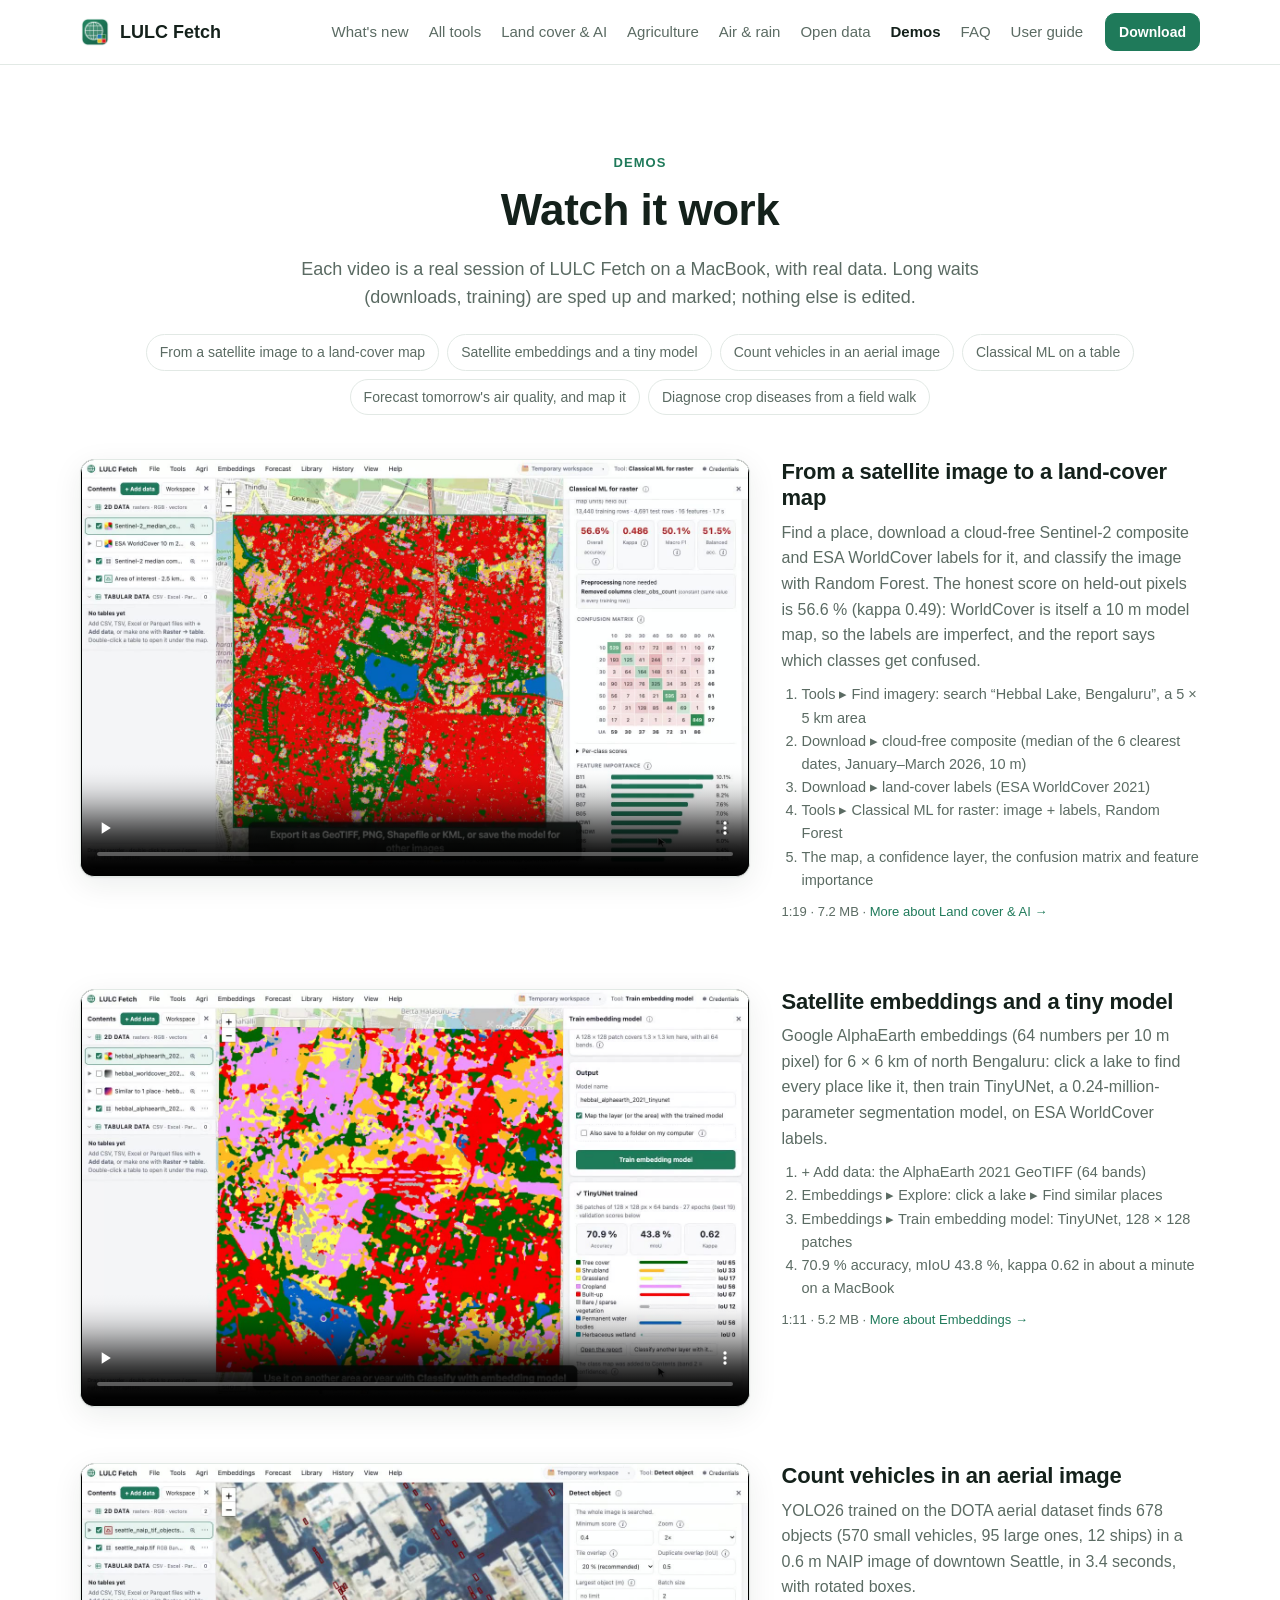
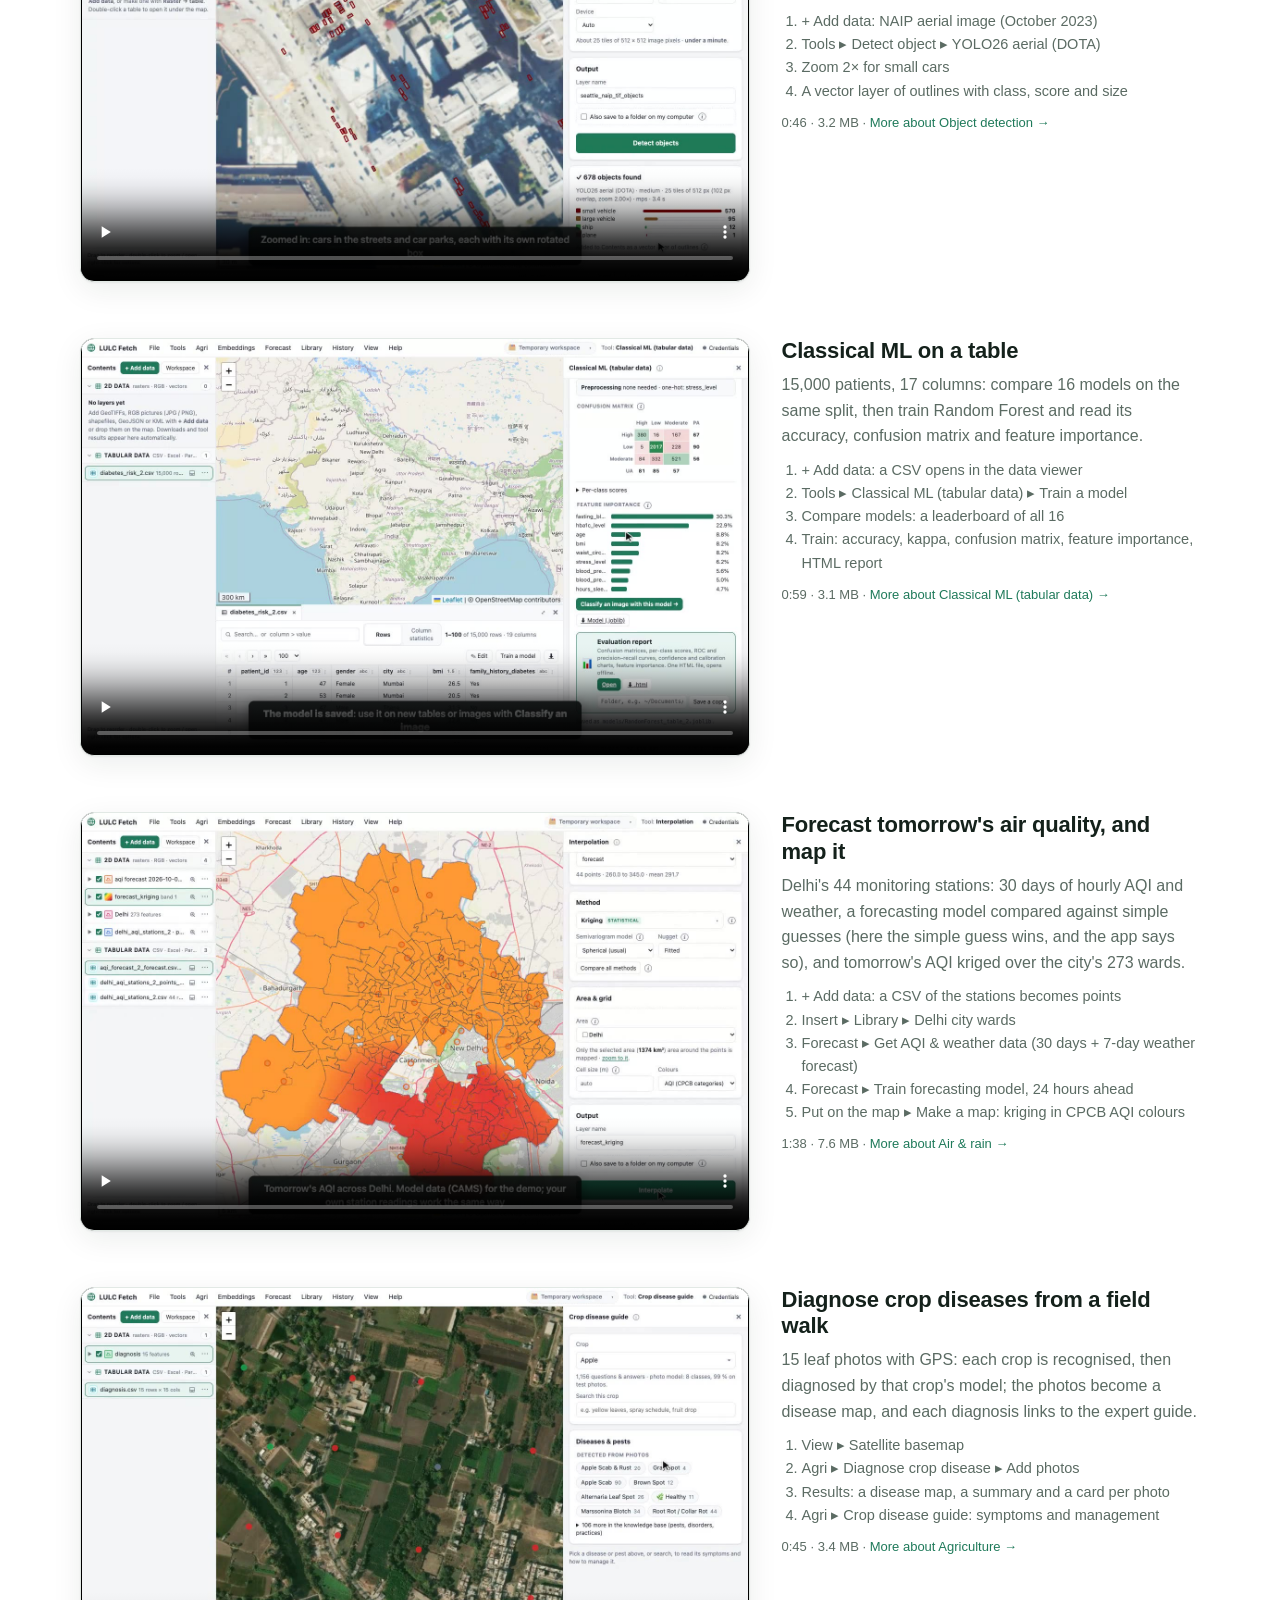
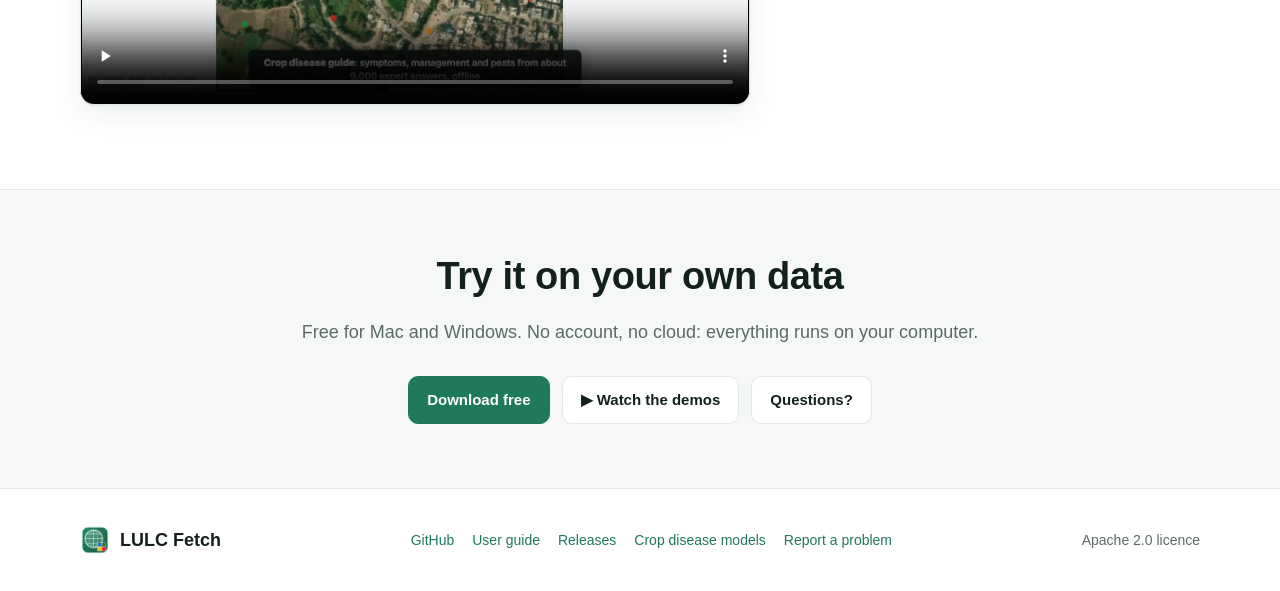
<file: site/demos.html>
<!doctype html>
<html lang="en">
<head>
<meta charset="utf-8">
<meta name="viewport" content="width=device-width, initial-scale=1">
<title>Demos · LULC Fetch</title>
<meta name="description" content="Demo videos of LULC Fetch on real data: land cover from Sentinel-2, satellite embeddings with TinyUNet, vehicle detection, classical ML on tables, AQI forecasting and crop disease diagnosis.">
<meta property="og:title" content="Demos · LULC Fetch">
<meta property="og:description" content="Everything LULC Fetch does: imagery search, indices, PCA, classical and deep-learning models, object detection, embeddings, crop disease diagnosis, interpolation, forecasting, tables and export.">
<meta property="og:image" content="assets/hero.jpg">
<meta property="og:type" content="website">
<link rel="icon" href="assets/favicon.png">
<link rel="stylesheet" href="assets/site.css">
</head>
<body>

<nav id="top">
  <div class="wrap">
    <a class="brand" href="index.html"><img src="assets/icon.png" alt="">LULC Fetch</a>
    <div class="links" id="nav-links">
      <a href="gis.html">What's new</a><a href="tools.html">All tools</a><a href="mapping.html">Land cover &amp; AI</a><a href="agriculture.html">Agriculture</a><a href="air.html">Air &amp; rain</a><a href="data.html">Open data</a><a href="demos.html" class="on" aria-current="page">Demos</a><a href="faq.html">FAQ</a>
      <a href="https://github.com/agritechixr/lulc-fetch/blob/main/docs/USER_GUIDE.md">User guide</a>
    </div>
    <a class="btn small primary" href="index.html#download">Download</a>
    <button class="menu-toggle" type="button" aria-label="Menu" aria-expanded="false" aria-controls="nav-links"><svg viewBox="0 0 24 24" fill="none" stroke="currentColor" stroke-width="2.2" stroke-linecap="round"><path d="M4 7h16M4 12h16M4 17h16"/></svg></button>
  </div>
</nav>

<section id="demos">
  <div class="wrap">
    <div class="center">
      <span class="eyebrow">Demos</span>
      <h1 class="ptitle">Watch it work</h1>
      <p class="lead">Each video is a real session of LULC Fetch on a MacBook, with real data. Long waits (downloads, training) are sped up and marked; nothing else is edited.</p>
      <div class="jump"><a href="#landcover">From a satellite image to a land-cover map</a><a href="#embeddings">Satellite embeddings and a tiny model</a><a href="#detect">Count vehicles in an aerial image</a><a href="#tabular">Classical ML on a table</a><a href="#air">Forecast tomorrow's air quality, and map it</a><a href="#agri">Diagnose crop diseases from a field walk</a></div>
    </div>
    <div class="demos">
      <article class="demo" id="landcover">
        <video controls preload="none" playsinline poster="assets/demos/landcover.jpg" width="1440" height="900"><source src="assets/demos/landcover.mp4" type="video/mp4">Your browser can't play this video: <a href="assets/demos/landcover.mp4">download it</a>.</video>
        <div>
          <h3>From a satellite image to a land-cover map</h3>
          <p>Find a place, download a cloud-free Sentinel-2 composite and ESA WorldCover labels for it, and classify the image with Random Forest. The honest score on held-out pixels is 56.6 % (kappa 0.49): WorldCover is itself a 10 m model map, so the labels are imperfect, and the report says which classes get confused.</p>
          <ol><li>Tools ▸ Find imagery: search “Hebbal Lake, Bengaluru”, a 5 × 5 km area</li><li>Download ▸ cloud-free composite (median of the 6 clearest dates, January–March 2026, 10 m)</li><li>Download ▸ land-cover labels (ESA WorldCover 2021)</li><li>Tools ▸ Classical ML for raster: image + labels, Random Forest</li><li>The map, a confidence layer, the confusion matrix and feature importance</li></ol>
          <p class="meta">1:19 · 7.2 MB · <a href="mapping.html">More about Land cover &amp; AI →</a></p>
        </div>
      </article>
      <article class="demo" id="embeddings">
        <video controls preload="none" playsinline poster="assets/demos/embeddings.jpg" width="1440" height="900"><source src="assets/demos/embeddings.mp4" type="video/mp4">Your browser can't play this video: <a href="assets/demos/embeddings.mp4">download it</a>.</video>
        <div>
          <h3>Satellite embeddings and a tiny model</h3>
          <p>Google AlphaEarth embeddings (64 numbers per 10 m pixel) for 6 × 6 km of north Bengaluru: click a lake to find every place like it, then train TinyUNet, a 0.24-million-parameter segmentation model, on ESA WorldCover labels.</p>
          <ol><li>+ Add data: the AlphaEarth 2021 GeoTIFF (64 bands)</li><li>Embeddings ▸ Explore: click a lake ▸ Find similar places</li><li>Embeddings ▸ Train embedding model: TinyUNet, 128 × 128 patches</li><li>70.9 % accuracy, mIoU 43.8 %, kappa 0.62 in about a minute on a MacBook</li></ol>
          <p class="meta">1:11 · 5.2 MB · <a href="mapping.html#embeddings">More about Embeddings →</a></p>
        </div>
      </article>
      <article class="demo" id="detect">
        <video controls preload="none" playsinline poster="assets/demos/detect.jpg" width="1440" height="900"><source src="assets/demos/detect.mp4" type="video/mp4">Your browser can't play this video: <a href="assets/demos/detect.mp4">download it</a>.</video>
        <div>
          <h3>Count vehicles in an aerial image</h3>
          <p>YOLO26 trained on the DOTA aerial dataset finds 678 objects (570 small vehicles, 95 large ones, 12 ships) in a 0.6 m NAIP image of downtown Seattle, in 3.4 seconds, with rotated boxes.</p>
          <ol><li>+ Add data: NAIP aerial image (October 2023)</li><li>Tools ▸ Detect object ▸ YOLO26 aerial (DOTA)</li><li>Zoom 2× for small cars</li><li>A vector layer of outlines with class, score and size</li></ol>
          <p class="meta">0:46 · 3.2 MB · <a href="mapping.html#detection">More about Object detection →</a></p>
        </div>
      </article>
      <article class="demo" id="tabular">
        <video controls preload="none" playsinline poster="assets/demos/tabular.jpg" width="1440" height="900"><source src="assets/demos/tabular.mp4" type="video/mp4">Your browser can't play this video: <a href="assets/demos/tabular.mp4">download it</a>.</video>
        <div>
          <h3>Classical ML on a table</h3>
          <p>15,000 patients, 17 columns: compare 16 models on the same split, then train Random Forest and read its accuracy, confusion matrix and feature importance.</p>
          <ol><li>+ Add data: a CSV opens in the data viewer</li><li>Tools ▸ Classical ML (tabular data) ▸ Train a model</li><li>Compare models: a leaderboard of all 16</li><li>Train: accuracy, kappa, confusion matrix, feature importance, HTML report</li></ol>
          <p class="meta">0:59 · 3.1 MB · <a href="tools.html#classical">More about Classical ML (tabular data) →</a></p>
        </div>
      </article>
      <article class="demo" id="air">
        <video controls preload="none" playsinline poster="assets/demos/air.jpg" width="1440" height="900"><source src="assets/demos/air.mp4" type="video/mp4">Your browser can't play this video: <a href="assets/demos/air.mp4">download it</a>.</video>
        <div>
          <h3>Forecast tomorrow's air quality, and map it</h3>
          <p>Delhi's 44 monitoring stations: 30 days of hourly AQI and weather, a forecasting model compared against simple guesses (here the simple guess wins, and the app says so), and tomorrow's AQI kriged over the city's 273 wards.</p>
          <ol><li>+ Add data: a CSV of the stations becomes points</li><li>Insert ▸ Library ▸ Delhi city wards</li><li>Forecast ▸ Get AQI &amp; weather data (30 days + 7-day weather forecast)</li><li>Forecast ▸ Train forecasting model, 24 hours ahead</li><li>Put on the map ▸ Make a map: kriging in CPCB AQI colours</li></ol>
          <p class="meta">1:38 · 7.6 MB · <a href="air.html">More about Air &amp; rain →</a></p>
        </div>
      </article>
      <article class="demo" id="agri">
        <video controls preload="none" playsinline poster="assets/demos/agri.jpg" width="1440" height="900"><source src="assets/demos/agri.mp4" type="video/mp4">Your browser can't play this video: <a href="assets/demos/agri.mp4">download it</a>.</video>
        <div>
          <h3>Diagnose crop diseases from a field walk</h3>
          <p>15 leaf photos with GPS: each crop is recognised, then diagnosed by that crop's model; the photos become a disease map, and each diagnosis links to the expert guide.</p>
          <ol><li>View ▸ Satellite basemap</li><li>Agri ▸ Diagnose crop disease ▸ Add photos</li><li>Results: a disease map, a summary and a card per photo</li><li>Agri ▸ Crop disease guide: symptoms and management</li></ol>
          <p class="meta">0:45 · 3.4 MB · <a href="agriculture.html">More about Agriculture →</a></p>
        </div>
      </article>
    </div>
  </div>
</section>

<section class="next">
  <div class="wrap center">
    <h2>Try it on your own data</h2>
    <p class="lead">Free for Mac and Windows. No account, no cloud: everything runs on your computer.</p>
    <div class="cta"><a class="btn primary" href="index.html#download">Download free</a><a class="btn" href="demos.html">▶ Watch the demos</a><a class="btn" href="faq.html">Questions?</a></div>
  </div>
</section>

<footer>
  <div class="wrap">
    <a class="brand" href="index.html"><img src="assets/icon.png" alt="">LULC Fetch</a>
    <div class="links2">
      <a href="https://github.com/agritechixr/lulc-fetch">GitHub</a>
      <a href="https://github.com/agritechixr/lulc-fetch/blob/main/docs/USER_GUIDE.md">User guide</a>
      <a href="https://github.com/agritechixr/lulc-fetch/releases">Releases</a>
      <a href="https://huggingface.co/collections/ixrbhii/multi-crop-disease-models-42-crops-6ac0a3291f2153fa716e2993">Crop disease models</a>
      <a href="https://github.com/agritechixr/lulc-fetch/issues">Report a problem</a>
    </div>
    <span>Apache 2.0 licence</span>
  </div>
</footer>

<script src="assets/site.js"></script>
</body>
</html>
</file>
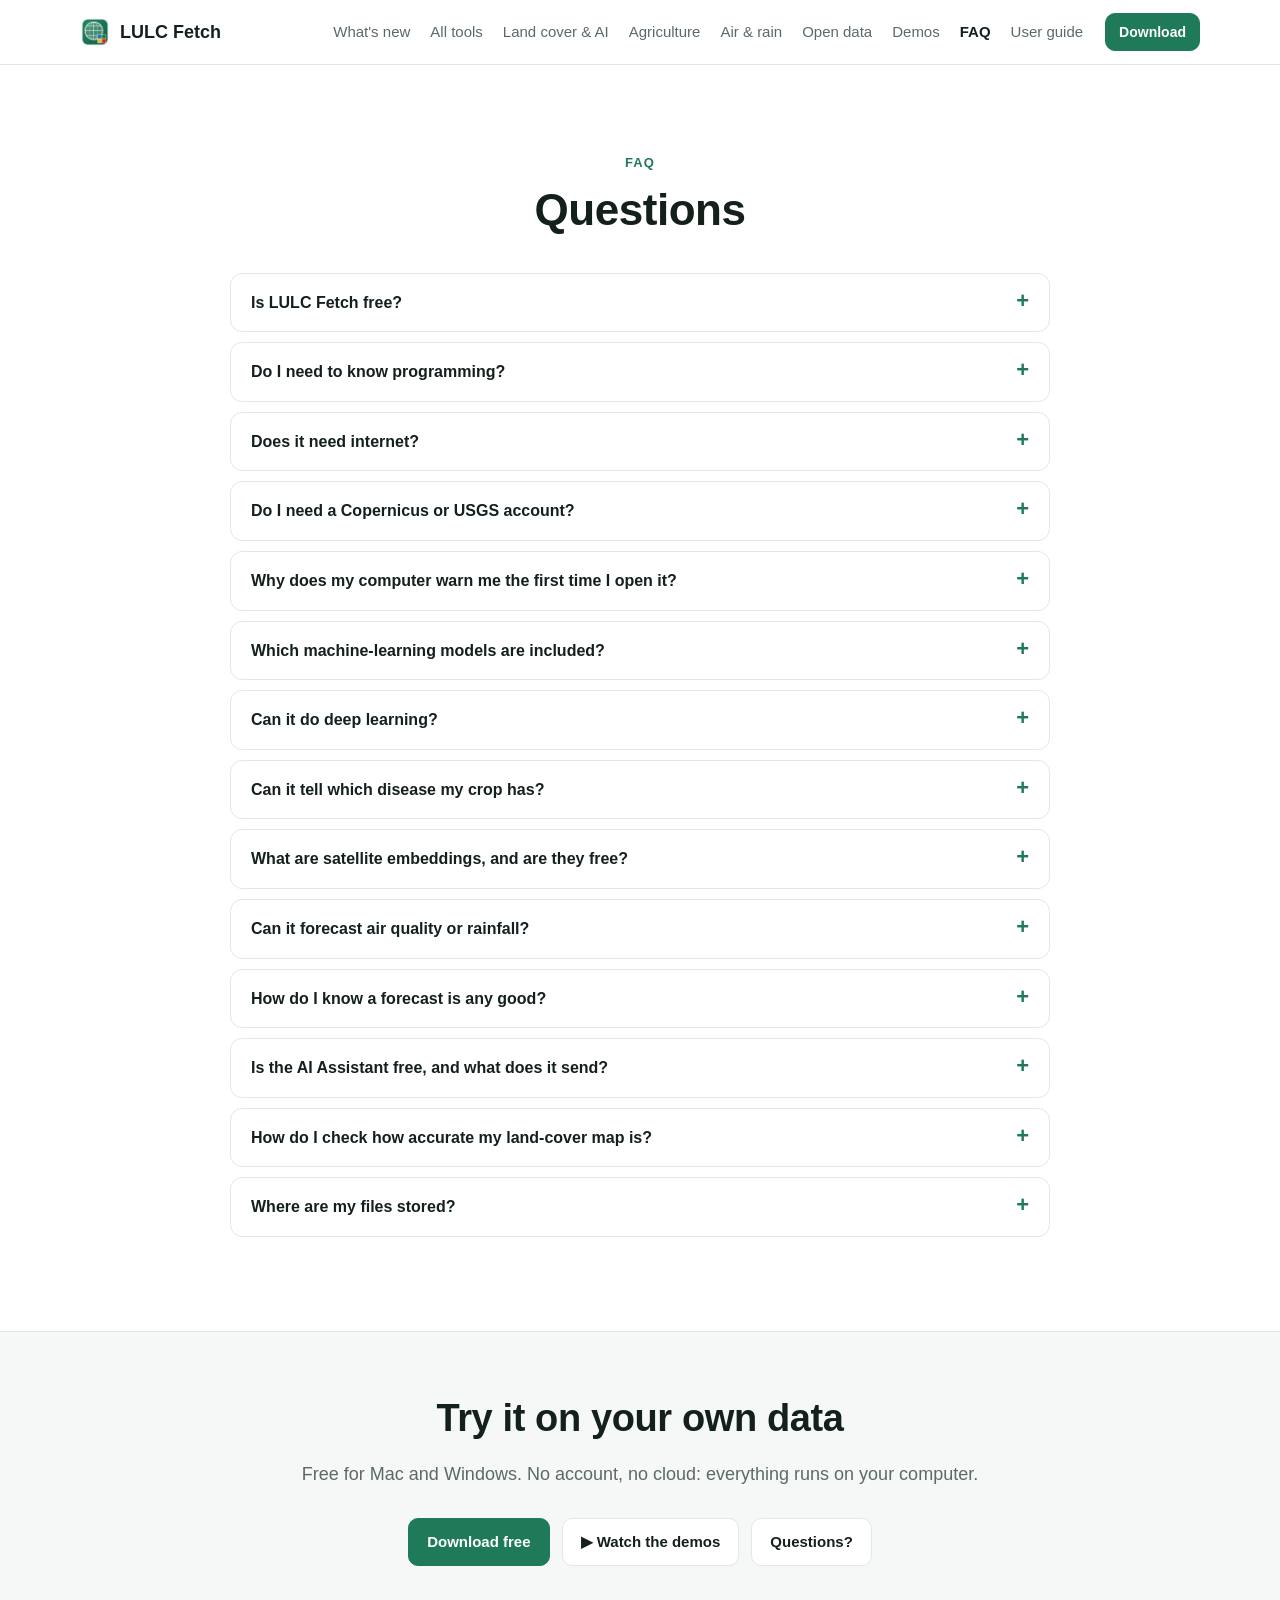
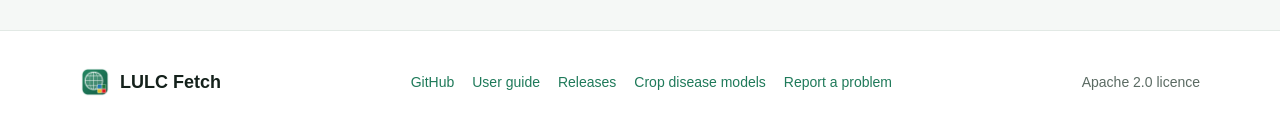
<file: site/faq.html>
<!doctype html>
<html lang="en">
<head>
<meta charset="utf-8">
<meta name="viewport" content="width=device-width, initial-scale=1">
<title>Questions · LULC Fetch</title>
<meta name="description" content="Answers about LULC Fetch: price, internet, accounts, models, deep learning, the AI Assistant, accuracy, crop disease, embeddings, forecasting and where files are stored.">
<meta property="og:title" content="Questions · LULC Fetch">
<meta property="og:description" content="Answers about LULC Fetch: price, internet, accounts, models, deep learning, the AI Assistant, accuracy, crop disease, embeddings, forecasting and where files are stored.">
<meta property="og:image" content="assets/hero.jpg">
<meta property="og:type" content="website">
<link rel="icon" href="assets/favicon.png">
<link rel="stylesheet" href="assets/site.css">
</head>
<body>

<nav id="top">
  <div class="wrap">
    <a class="brand" href="index.html"><img src="assets/icon.png" alt="">LULC Fetch</a>
    <div class="links" id="nav-links">
      <a href="gis.html">What's new</a><a href="tools.html">All tools</a><a href="mapping.html">Land cover &amp; AI</a><a href="agriculture.html">Agriculture</a><a href="air.html">Air &amp; rain</a><a href="data.html">Open data</a><a href="demos.html">Demos</a><a href="faq.html" class="on" aria-current="page">FAQ</a>
      <a href="https://github.com/agritechixr/lulc-fetch/blob/main/docs/USER_GUIDE.md">User guide</a>
    </div>
    <a class="btn small primary" href="index.html#download">Download</a>
    <button class="menu-toggle" type="button" aria-label="Menu" aria-expanded="false" aria-controls="nav-links"><svg viewBox="0 0 24 24" fill="none" stroke="currentColor" stroke-width="2.2" stroke-linecap="round"><path d="M4 7h16M4 12h16M4 17h16"/></svg></button>
  </div>
</nav>

<section id="faq">
  <div class="wrap">
    <div class="center"><span class="eyebrow">FAQ</span><h1 class="ptitle">Questions</h1></div>
    <div class="faq">
      <details><summary>Is LULC Fetch free?</summary><p>Yes. It's free and open source under the Apache 2.0 licence. The imagery sources it uses (Copernicus, USGS, Earth Search, Microsoft Planetary Computer) are free too.</p></details>
      <details><summary>Do I need to know programming?</summary><p>No. Everything is done with menus, forms and the map, with a hint (ⓘ) on every option. If you do know Python, you can also edit tables with pandas inside the app.</p></details>
      <details><summary>Does it need internet?</summary><p>Only to search and download imagery, for background maps, for address search, for index time series (read from the Sentinel-2 catalogue), for the Assistant's online models, and to download a crop's disease model from Hugging Face the first time that crop is diagnosed (about 95 MB, kept for next time). Opening your own files, indices, PCA, stacking, every machine-learning tool, the GIS tools, the Assistant with a local Ollama model, crop disease diagnosis after that first download, the crop disease guide, editing and export work offline.</p></details>
      <details><summary>Do I need a Copernicus or USGS account?</summary><p>No account is needed to search and download Sentinel-2 / Landsat imagery and composites. Accounts are only needed for original full products (.SAFE, Landsat scenes). LULC Fetch keeps those credentials in your computer's secure keychain.</p></details>
      <details><summary>Why does my computer warn me the first time I open it?</summary><p>The app isn't signed with a paid Apple or Microsoft developer certificate yet, so macOS and Windows ask you to confirm once (Open Anyway / Run anyway). The full source code is public on GitHub.</p></details>
      <details><summary>Which machine-learning models are included?</summary><p>Random Forest, Extra Trees, Decision Tree, XGBoost, LightGBM, Histogram Gradient Boosting, SVM (RBF, linear, polynomial), Logistic Regression, SGD, Naive Bayes, Maximum Likelihood, Linear Discriminant, Minimum Distance, Spectral Angle Mapper, k-Nearest Neighbours and a neural network (MLP); for clustering K-means, hierarchical, DBSCAN, HDBSCAN, spectral and Gaussian mixture, plus t-SNE.</p></details>
      <details><summary>Can it do deep learning?</summary><p>Yes. <b>Make training data</b> cuts your image and ground truth into patches, <b>Train classify model</b> trains U-Net, DeepLabV3+, PSPNet, SegFormer, FCN, YOLO26 semantic and more, and <b>Classify image</b> maps whole scenes. <b>Detect object</b> finds vehicles, ships, planes, storage tanks, people and more in high-resolution aerial or drone images with open-source pretrained models (YOLO26, including an aerial model trained on DOTA, Faster R-CNN, RetinaNet, Mask R-CNN, and SAM 2.1 segment-everything), and <b>Train detection model</b> teaches YOLO your own objects from labelled polygons or points. The first time, the app offers to install the free PyTorch add-on (about 0.8 GB on Mac; on Windows 1.1 GB for CPU only or 3.5 GB with NVIDIA GPU support); YOLO and SAM need a second, smaller add-on (ultralytics, AGPL-3.0). Training uses the Apple GPU on Macs and an NVIDIA GPU on Windows if there is one.</p></details>
      <details><summary>Can it tell which disease my crop has?</summary><p>Yes. <b>Agri ▸ Diagnose crop disease</b> recognises the crop on a leaf photo (42 crops, from apple and mango to rice, maize, tomato and sugarcane) and gives the top 3 diseases with confidence, using one ConvNeXt model per crop. Unclear photos get "retake" instead of a guess, and photos with GPS become a disease map. <b>Agri ▸ Crop disease guide</b> has about 9,000 expert answers on symptoms, treatment and pests, and works offline. The models download from Hugging Face the first time each crop is needed (about 95 MB per crop); after that it works offline.</p></details>
      <details><summary>What are satellite embeddings, and are they free?</summary><p>An embedding turns every 10 m pixel into a list of numbers that sums up a whole year of satellite observations, so alike places get alike numbers. The new <b>Embeddings</b> menu downloads them for your area from two open datasets, Google AlphaEarth Foundations (64-D, CC-BY-4.0) and TESSERA from the University of Cambridge (128-D, CC0), for 2017–2025, free and without an account. Then find places similar to the ones you click, or classify and cluster them with a few labelled points.</p></details>
      <details><summary>Can it forecast air quality or rainfall?</summary><p>Yes. The <b>Forecast</b> menu has three tools: <b>Get AQI &amp; weather data</b> (hourly air quality with the Indian AQI, and weather including the next days' forecast, for any points, free from Open-Meteo), <b>Train forecasting model</b> (any table with a date column: one station or thousands, hourly to monthly, with LightGBM, XGBoost, Random Forest, linear and baseline models compared by backtesting), and <b>Forecast with a model</b> (run a saved model on newer data). Each forecast comes with an uncertainty band, and can be put on the map and turned into a surface with Interpolation.</p></details>
      <details><summary>How do I know a forecast is any good?</summary><p>Every model is backtested: trained only on the data before a cut-off, it forecasts the period after it, at several cut-offs spread over the last year, and its error is compared with two simple guesses (the last value, and the same time one cycle ago). The result shows the error at each step ahead, how much better than the guesses the model is, and an orange warning when it isn't, as happened with Delhi's 2026 AQI. Then the simplest method that works is the one to trust.</p></details>
      <details><summary>Is the AI Assistant free, and what does it send?</summary><p>Yes. <b>Analysis ▸ Tools ▸ Assistant</b> turns a sentence into a workflow of the app's tools, shows you the plan, then runs it and checks each step. It can use a free local model through Ollama (qwen2.5 7B, one-click download, nothing leaves your computer), a free online model with your own key (Hugging Face, Groq, Google Gemini, OpenRouter, Mistral, Cerebras, or LM Studio and other OpenAI-compatible servers), or Claude with your own key. Keys are kept in your computer's keychain. Online models receive only your request and a short description of your layers (names, bands, fields, extents), never the images themselves.</p></details>
      <details><summary>How do I check how accurate my land-cover map is?</summary><p><b>Analysis ▸ Tools ▸ Assess ▸ Accuracy assessment</b> places random check points in each class; you label them one by one on the imagery (keys 1–9, with the map's own class hidden so it doesn't sway you). You get the confusion matrix, overall, user's and producer's accuracy, F1 and kappa, and the area of each class estimated from the sample with a 95 % confidence interval (Olofsson et al. 2014), which is more honest than counting pixels on a map that has errors. A one-file HTML report keeps it all.</p></details>
      <details><summary>Where are my files stored?</summary><p>In <b>Documents ▸ LULC Fetch</b> by default, or in a project folder you choose. You can save any result to another folder as well.</p></details>
    </div>
  </div>
</section>


<section class="next">
  <div class="wrap center">
    <h2>Try it on your own data</h2>
    <p class="lead">Free for Mac and Windows. No account, no cloud: everything runs on your computer.</p>
    <div class="cta"><a class="btn primary" href="index.html#download">Download free</a><a class="btn" href="demos.html">▶ Watch the demos</a><a class="btn" href="faq.html">Questions?</a></div>
  </div>
</section>


<footer>
  <div class="wrap">
    <a class="brand" href="index.html"><img src="assets/icon.png" alt="">LULC Fetch</a>
    <div class="links2">
      <a href="https://github.com/agritechixr/lulc-fetch">GitHub</a>
      <a href="https://github.com/agritechixr/lulc-fetch/blob/main/docs/USER_GUIDE.md">User guide</a>
      <a href="https://github.com/agritechixr/lulc-fetch/releases">Releases</a>
      <a href="https://huggingface.co/collections/ixrbhii/multi-crop-disease-models-42-crops-6ac0a3291f2153fa716e2993">Crop disease models</a>
      <a href="https://github.com/agritechixr/lulc-fetch/issues">Report a problem</a>
    </div>
    <span>Apache 2.0 licence</span>
  </div>
</footer>

<script src="assets/site.js"></script>
</body>
</html>
</file>
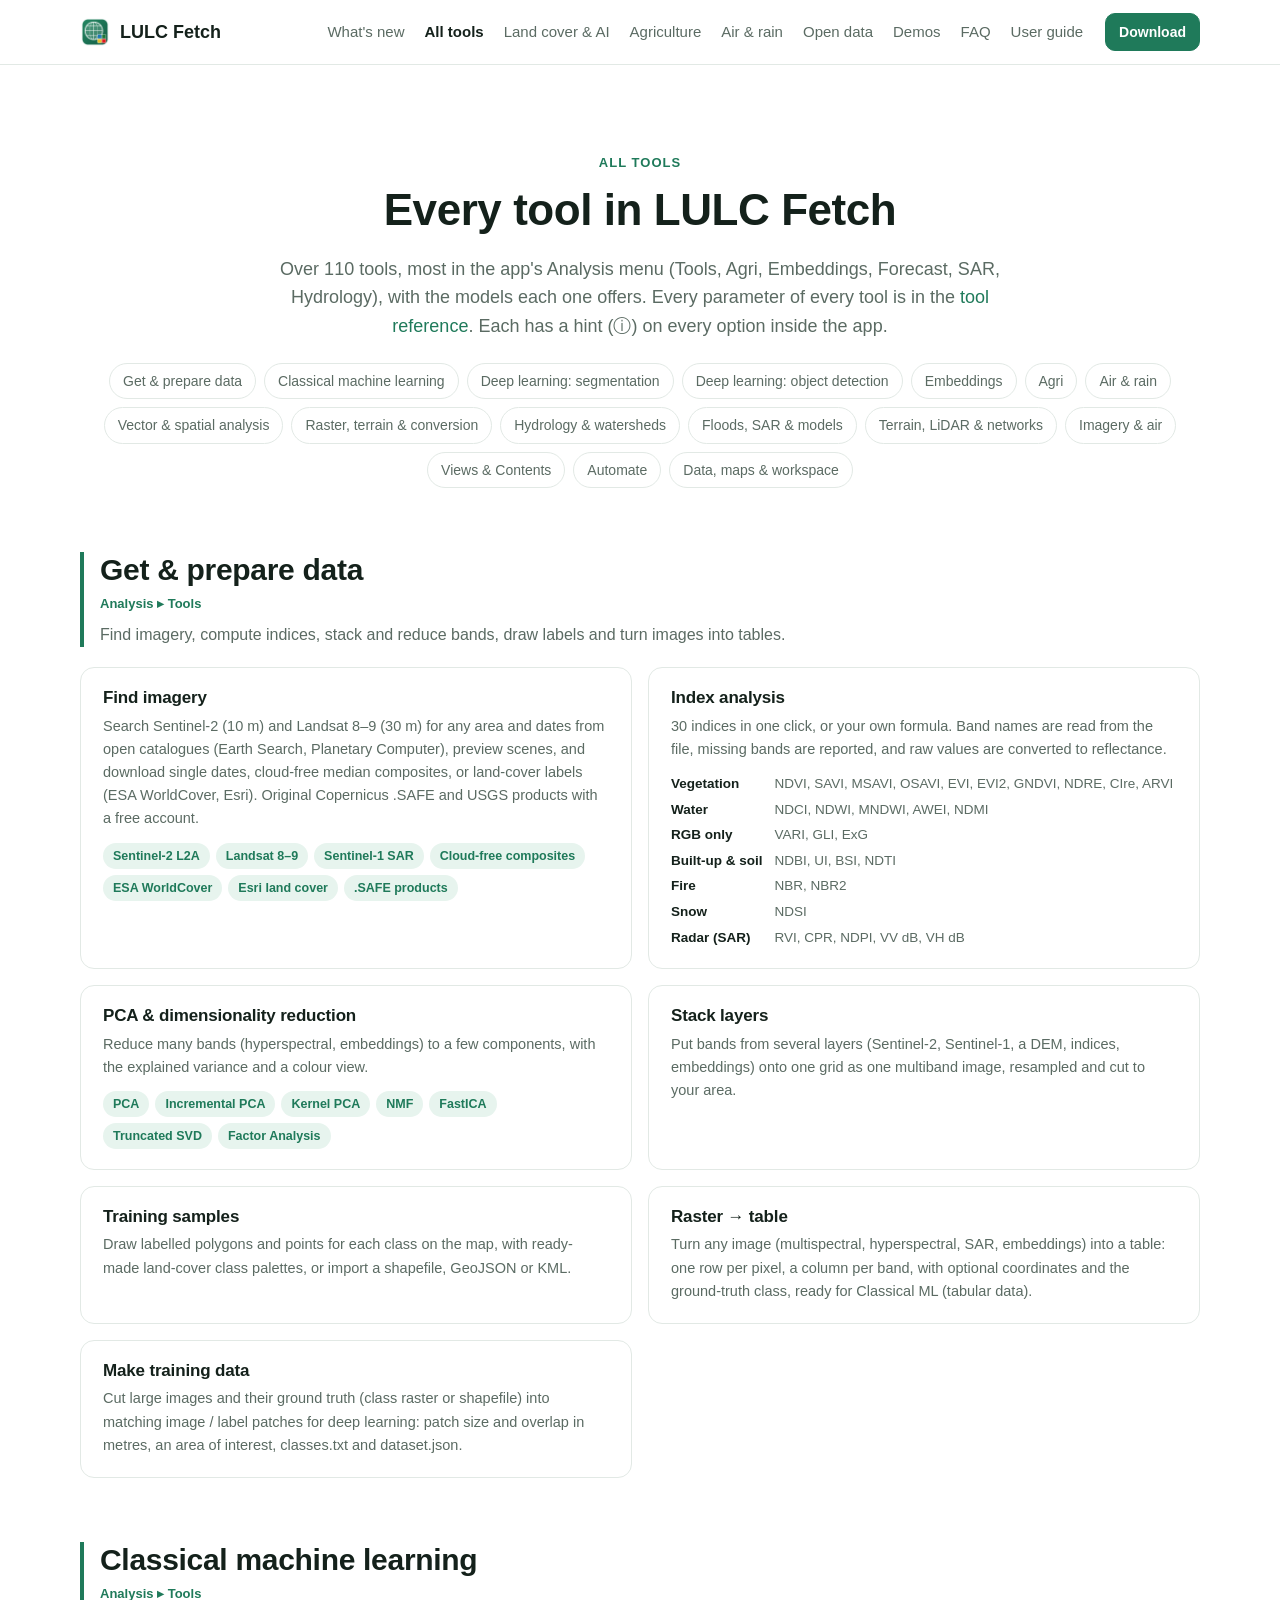
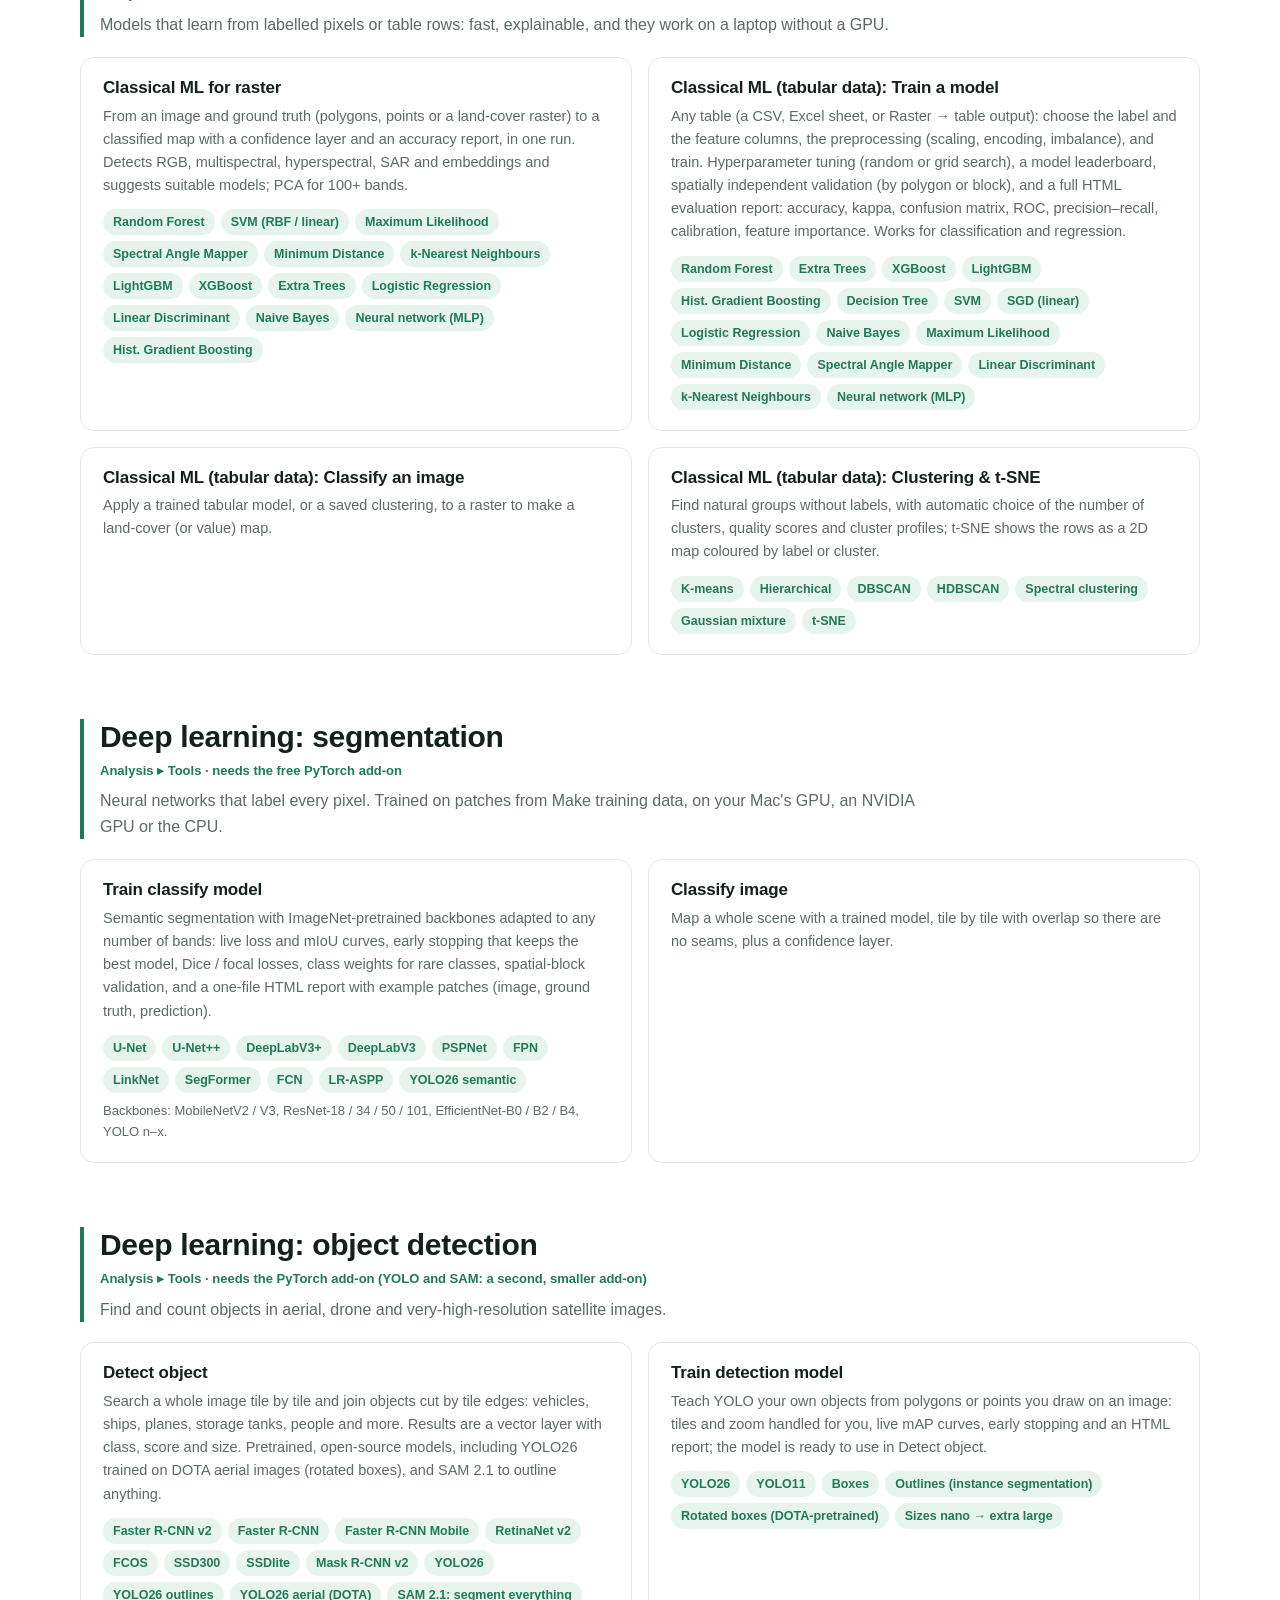
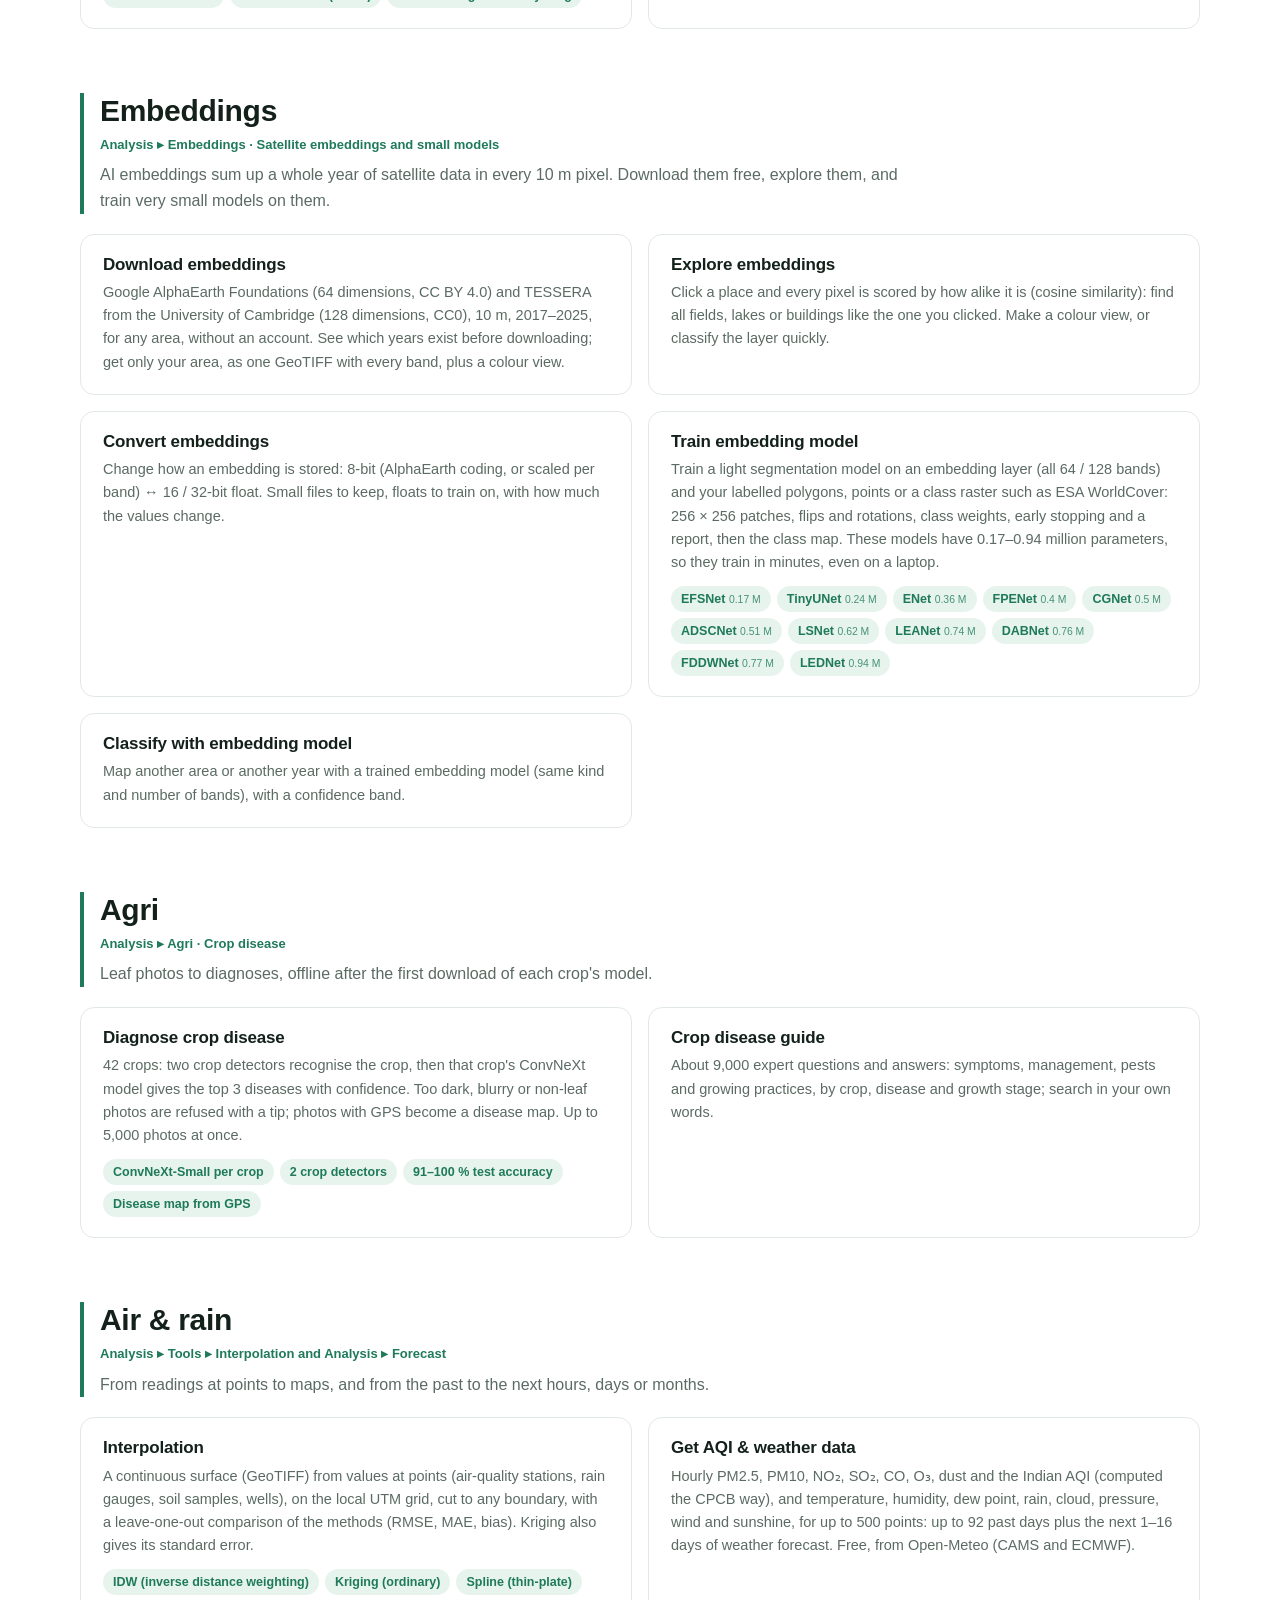
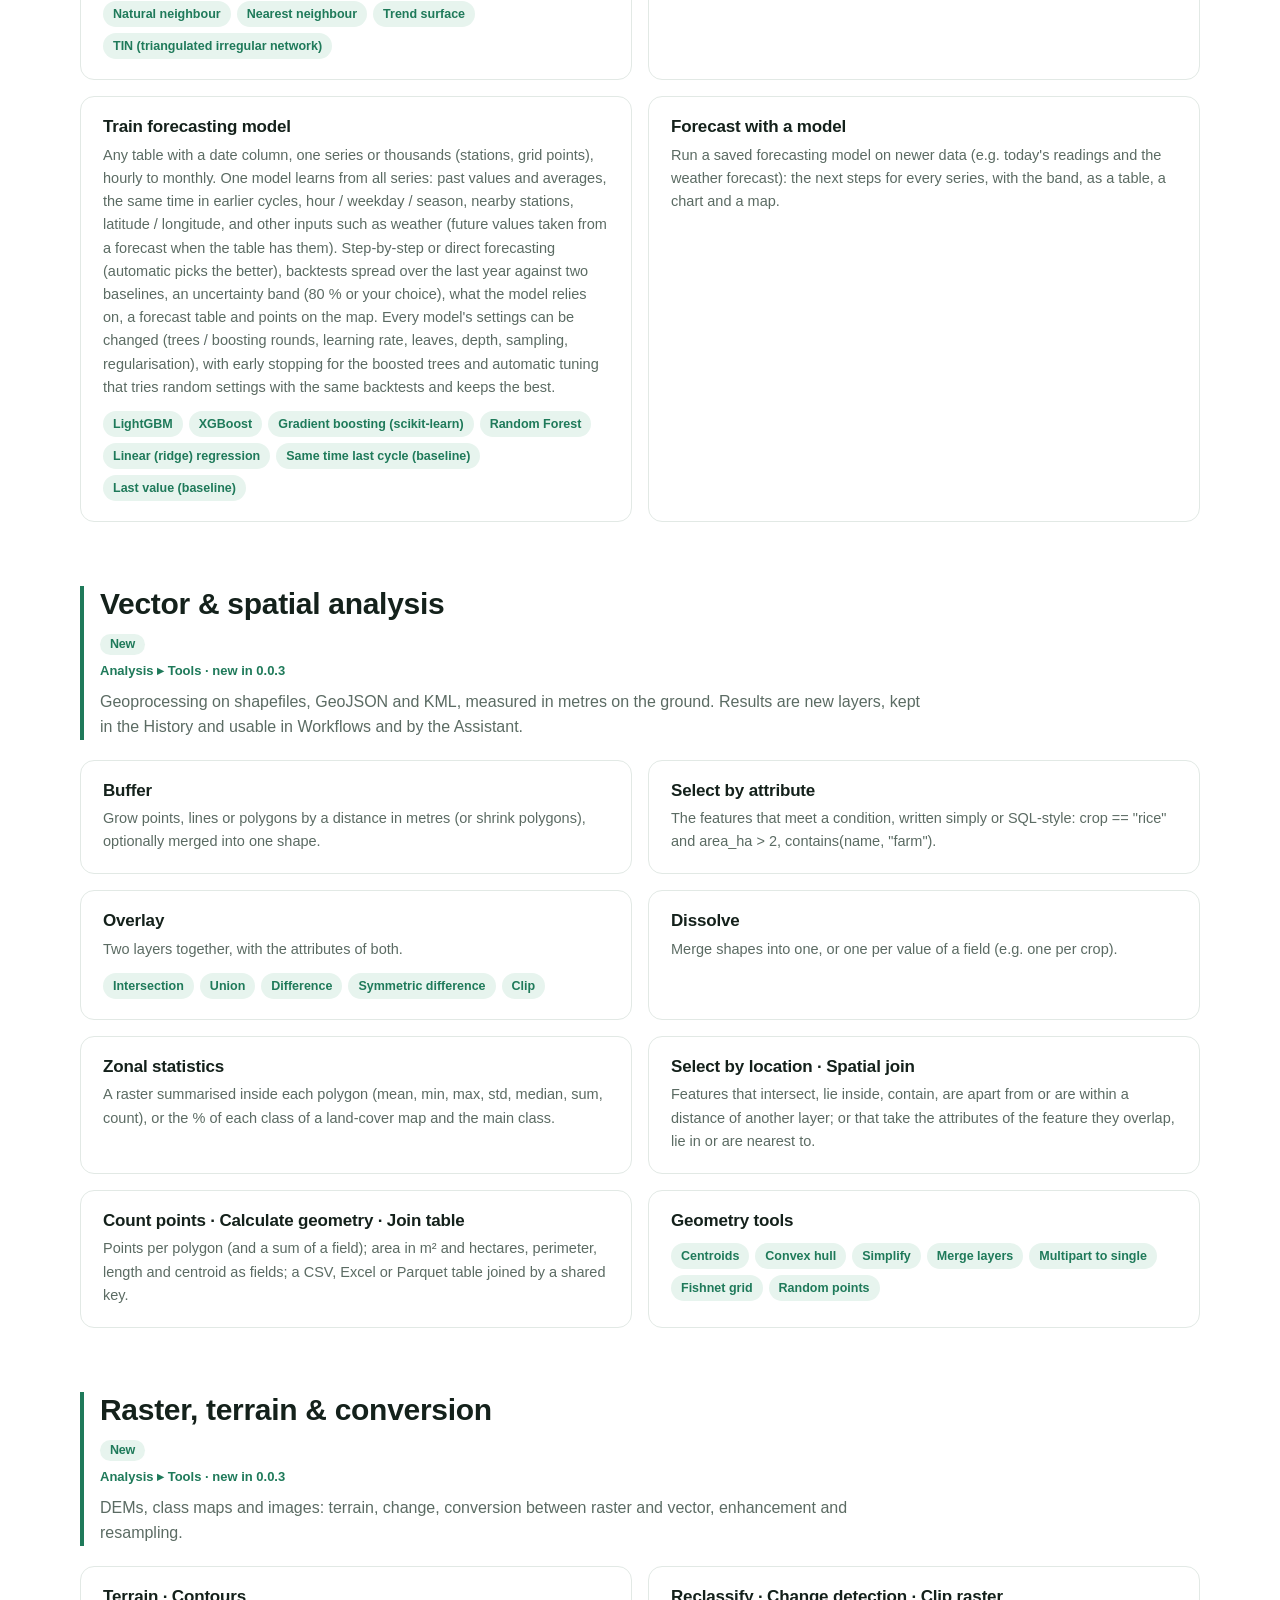
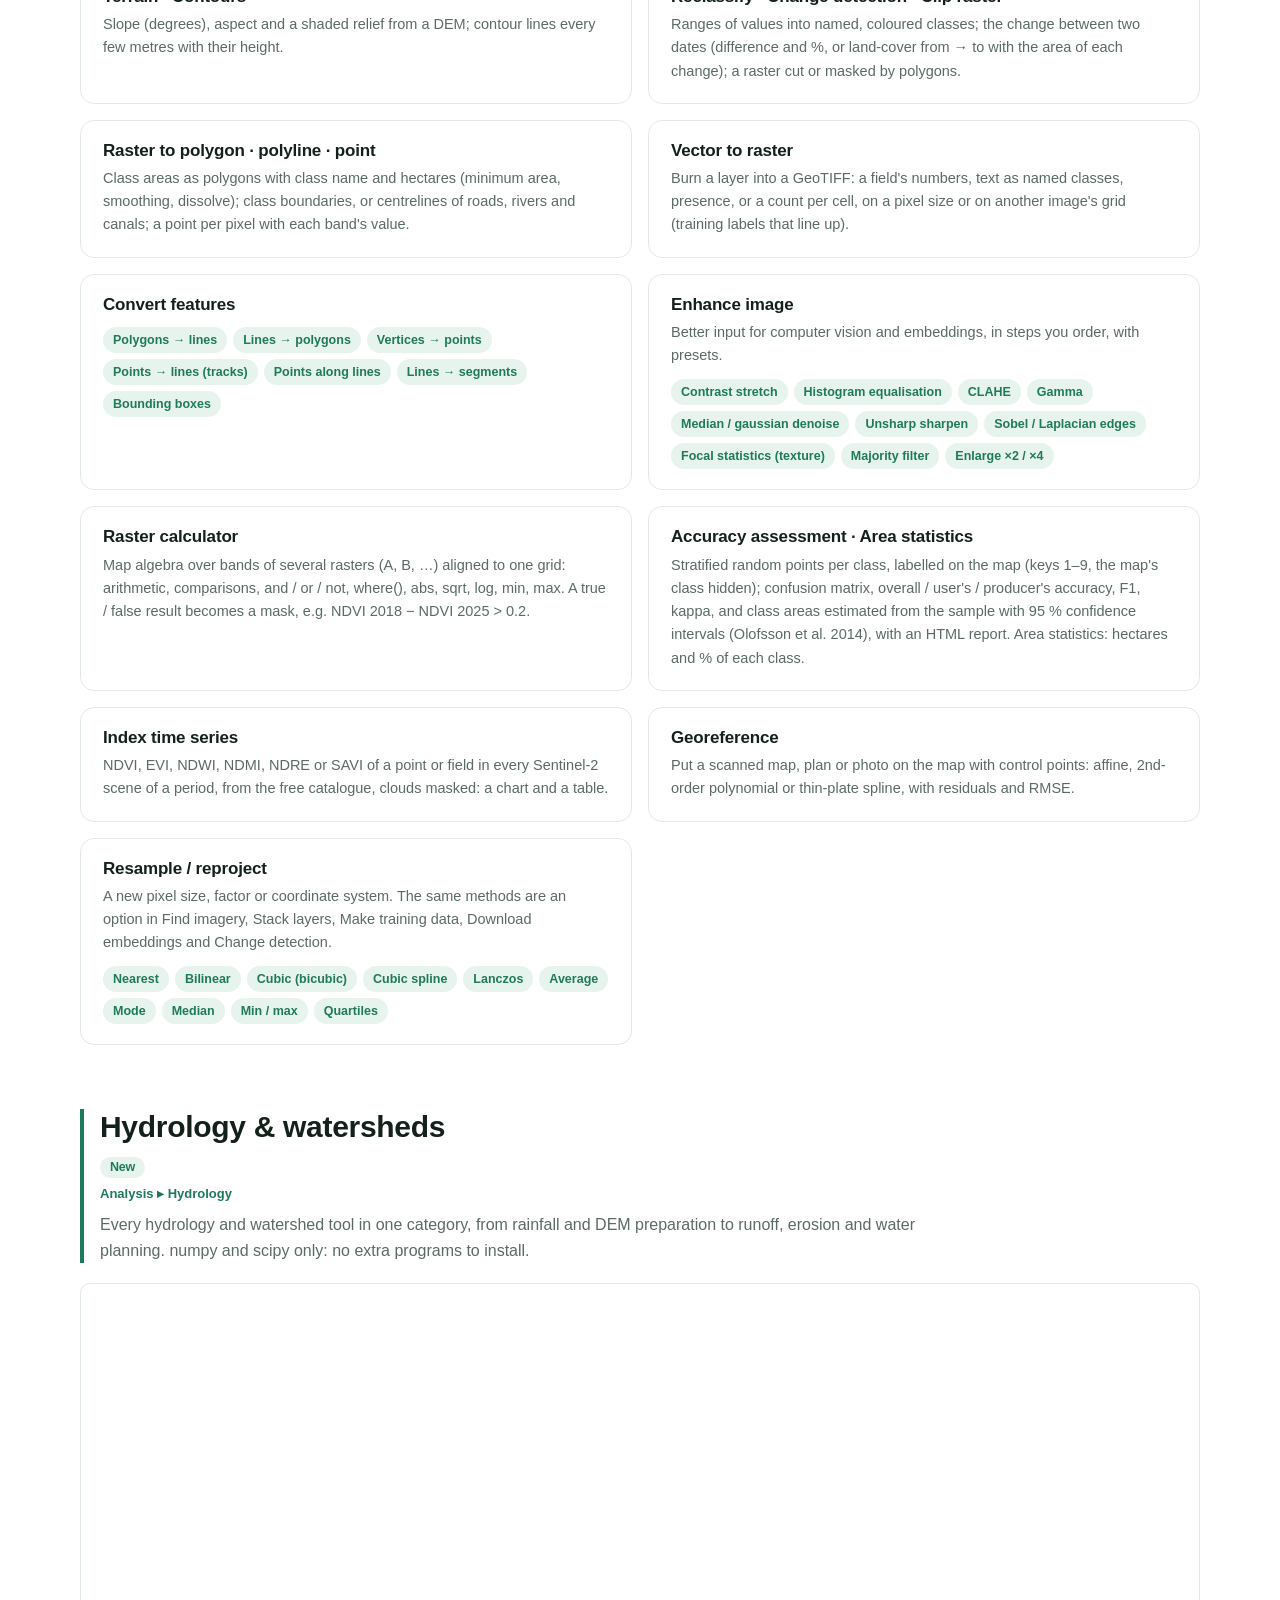
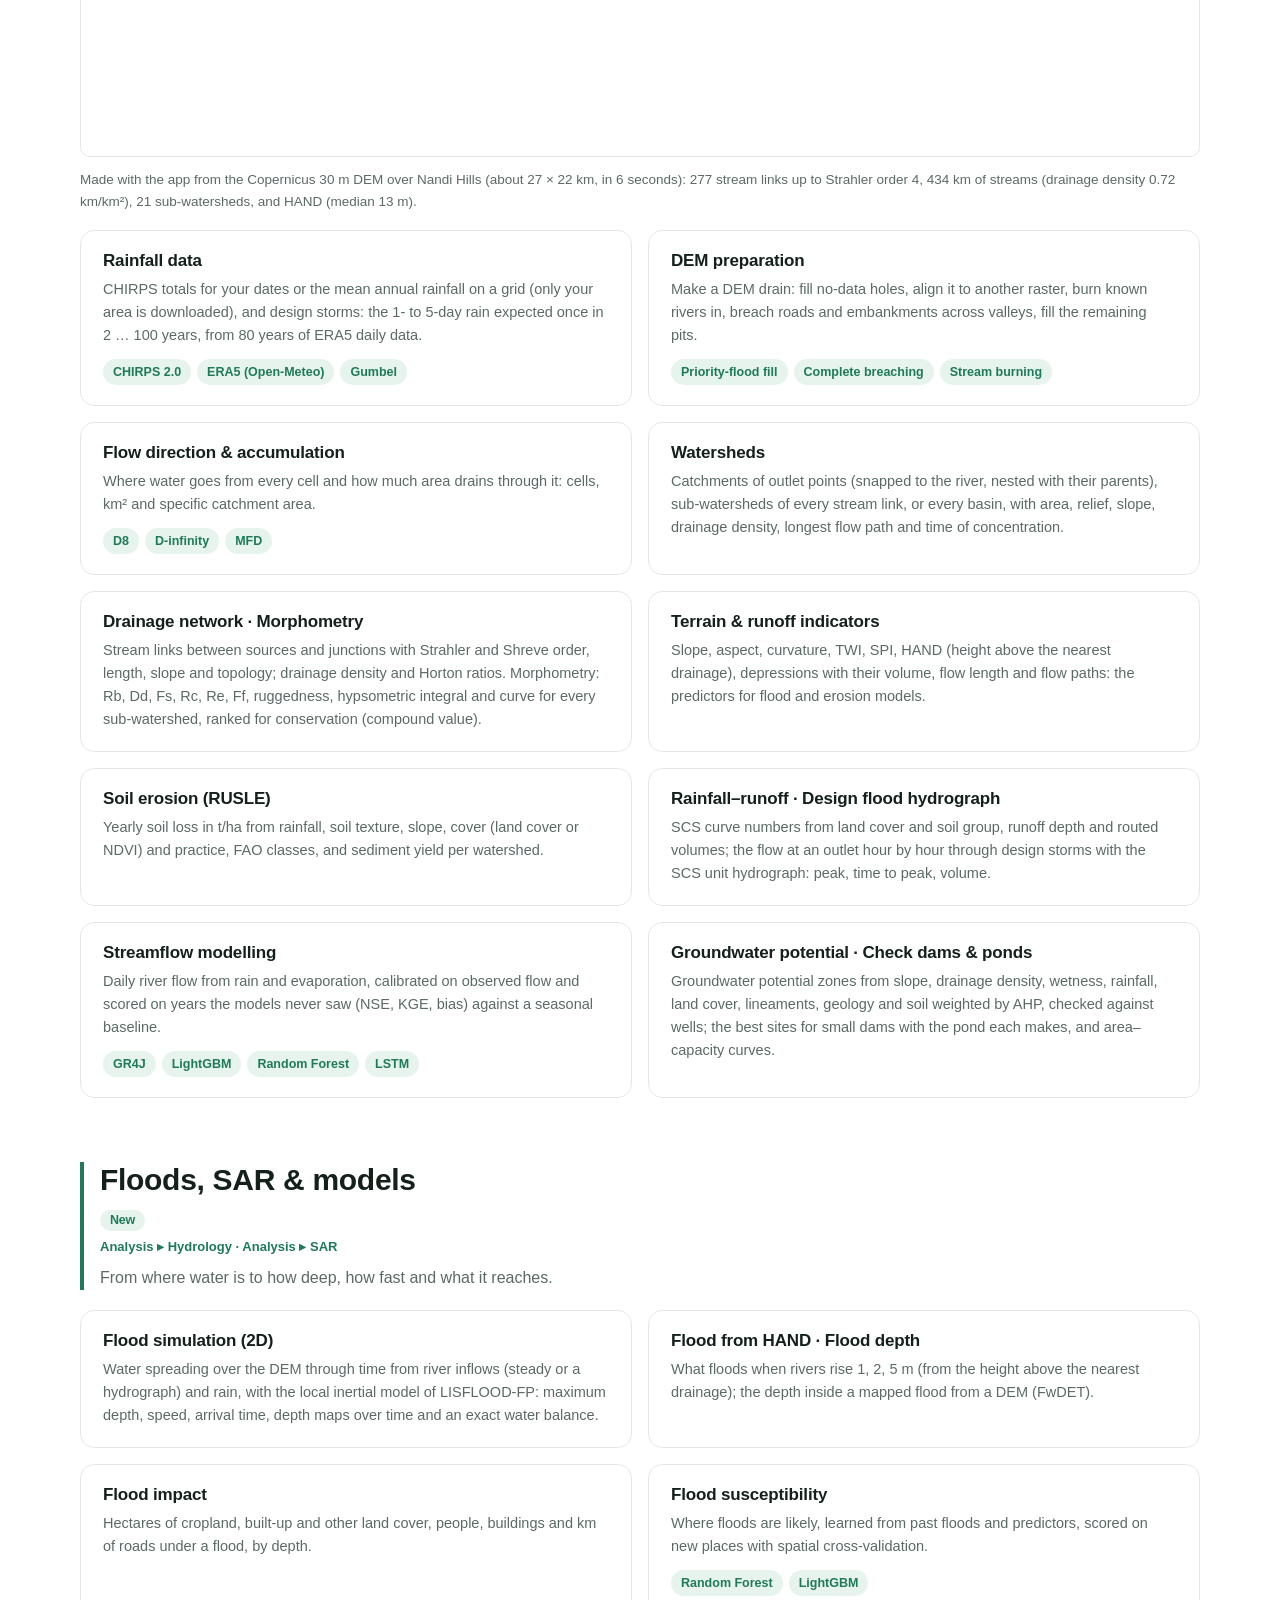
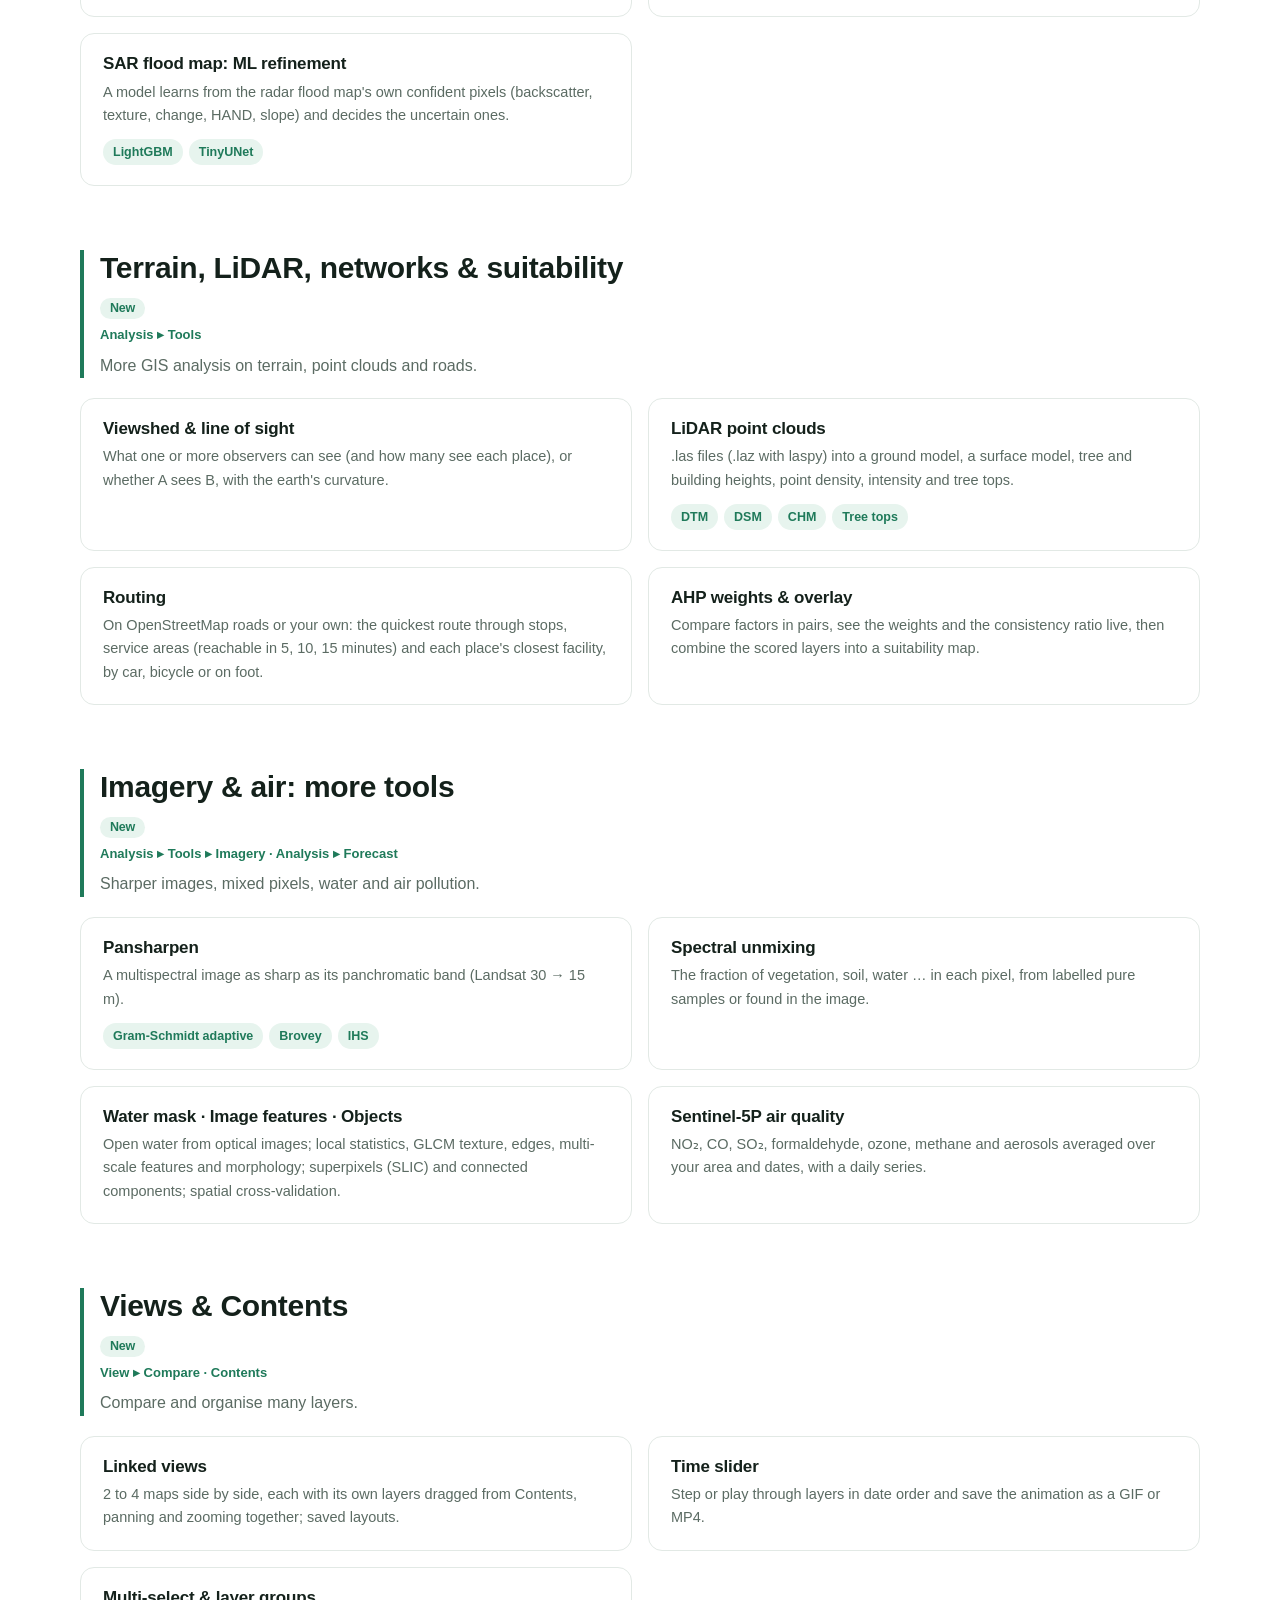
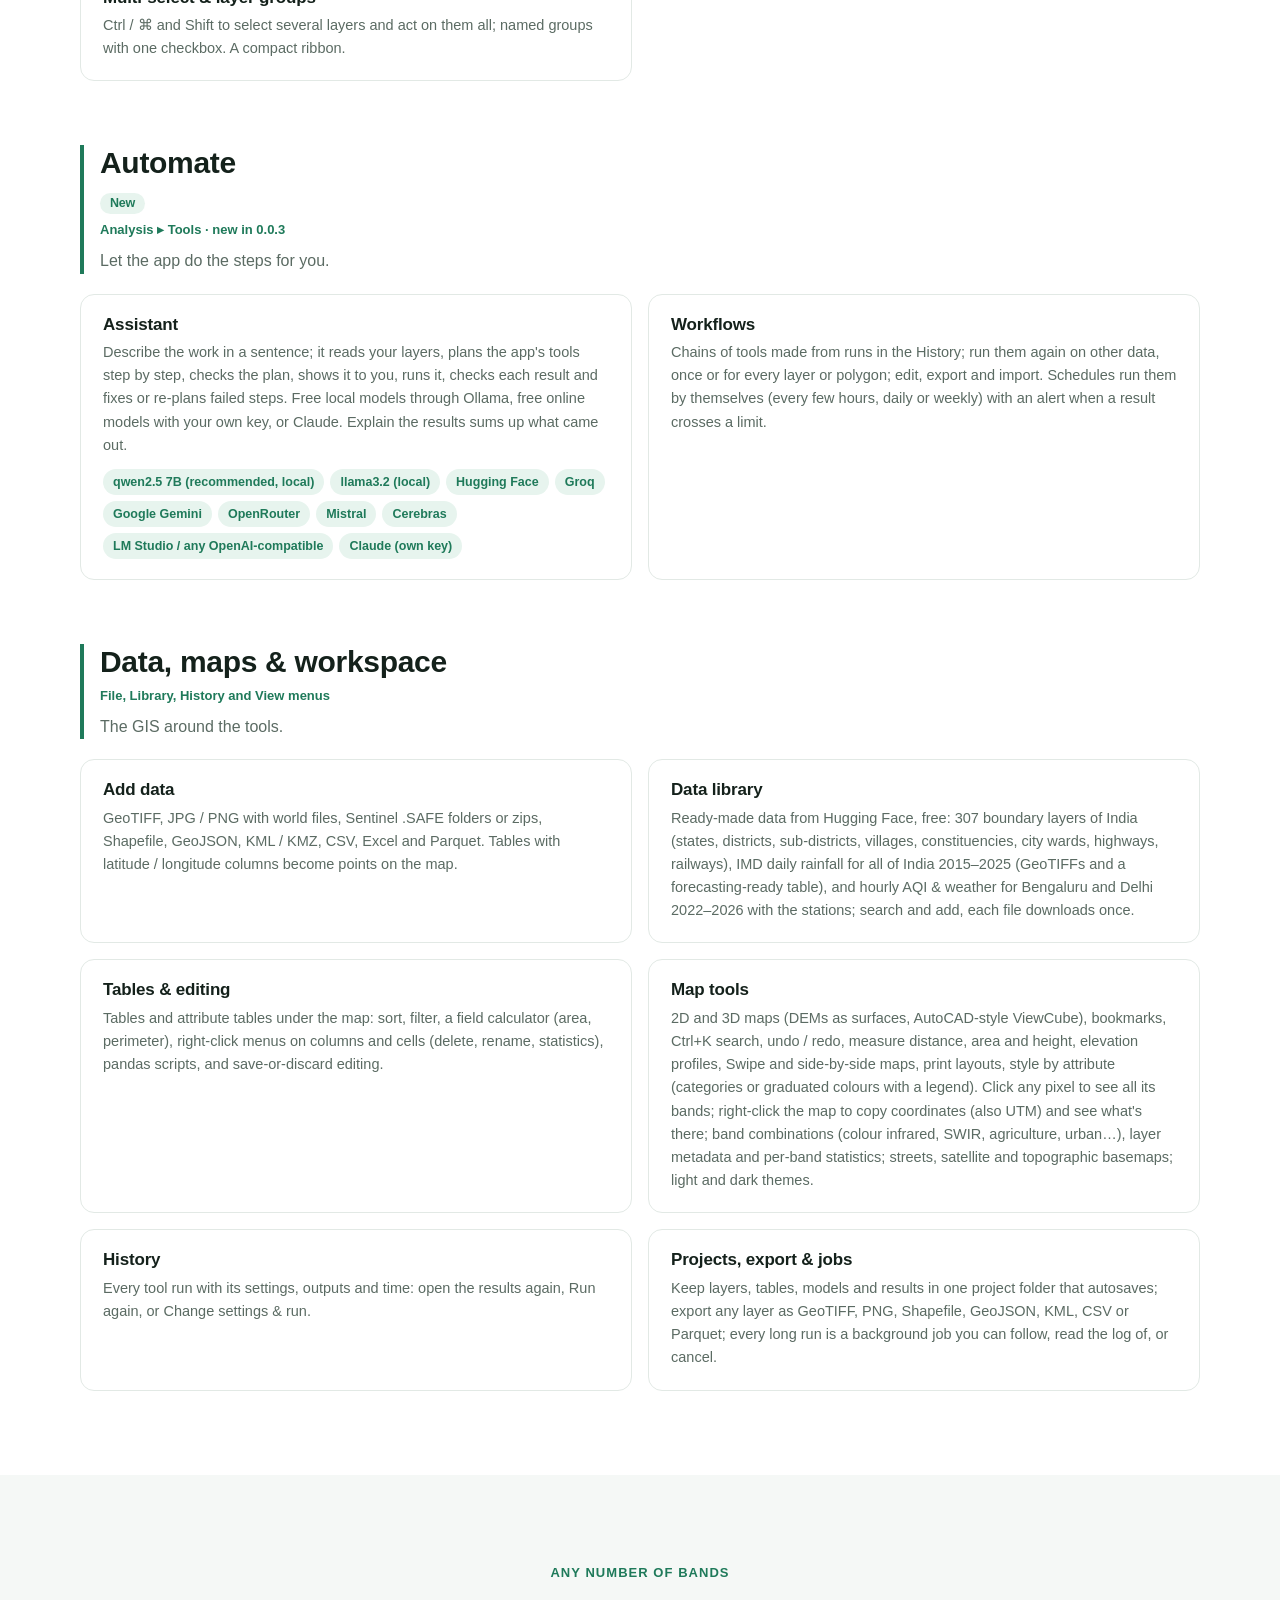
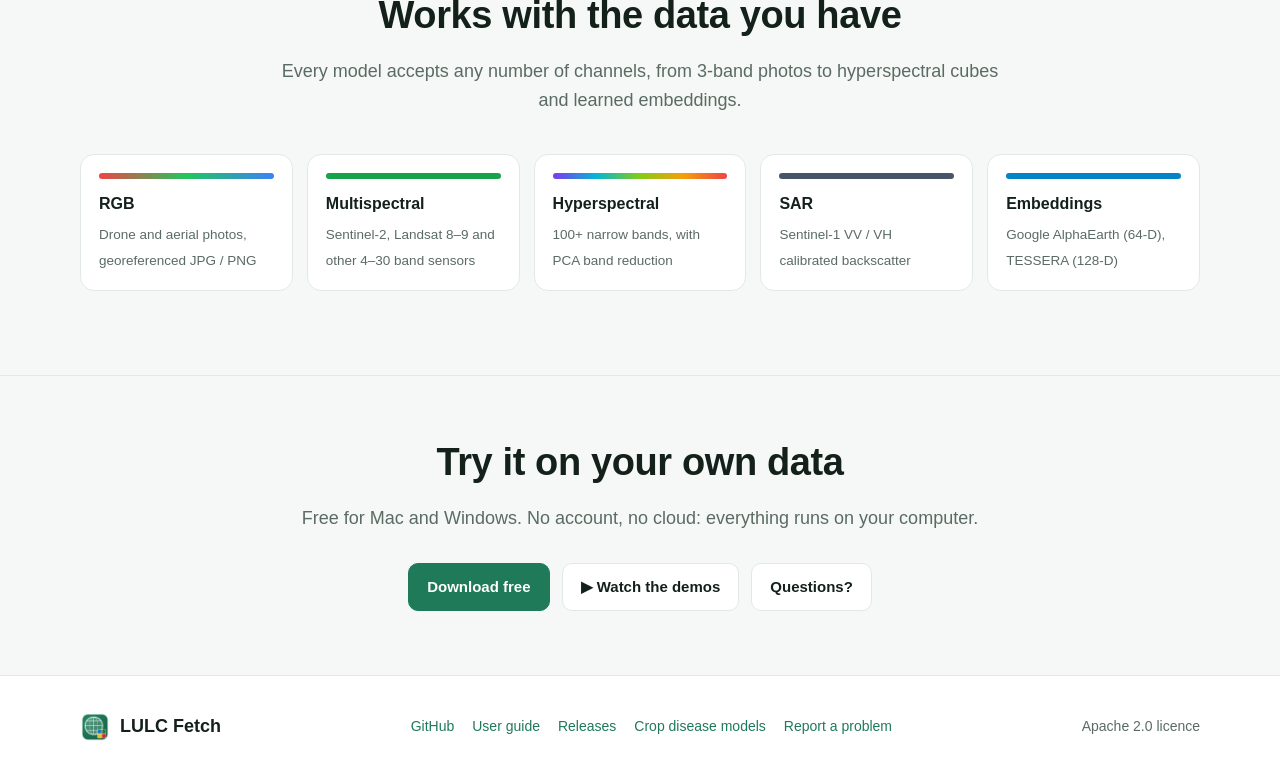
<file: site/features.html>
<!doctype html>
<html lang="en"><head><meta charset="utf-8"><title>All tools · LULC Fetch</title>
<meta http-equiv="refresh" content="0; url=tools.html"><link rel="canonical" href="tools.html"></head>
<body><p>This page moved: <a href="tools.html">All tools</a>.</p></body></html>
</file>
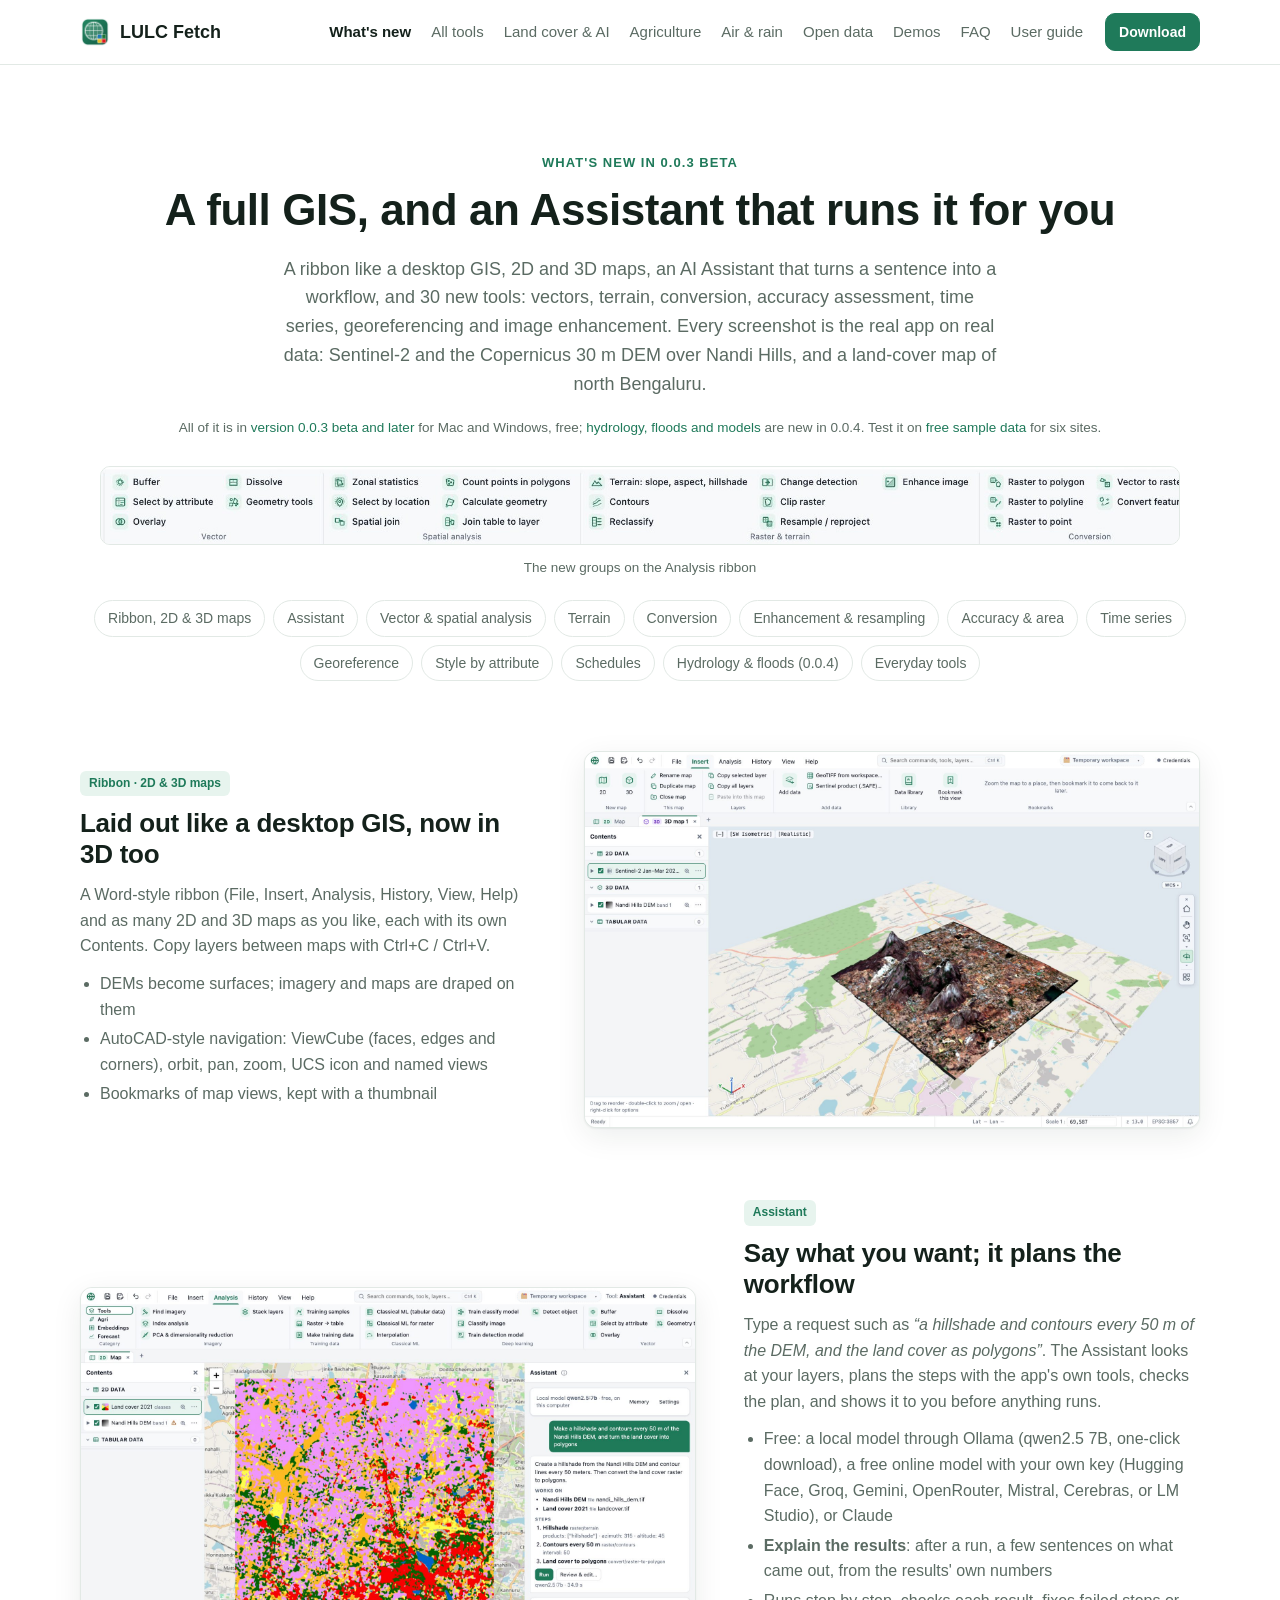
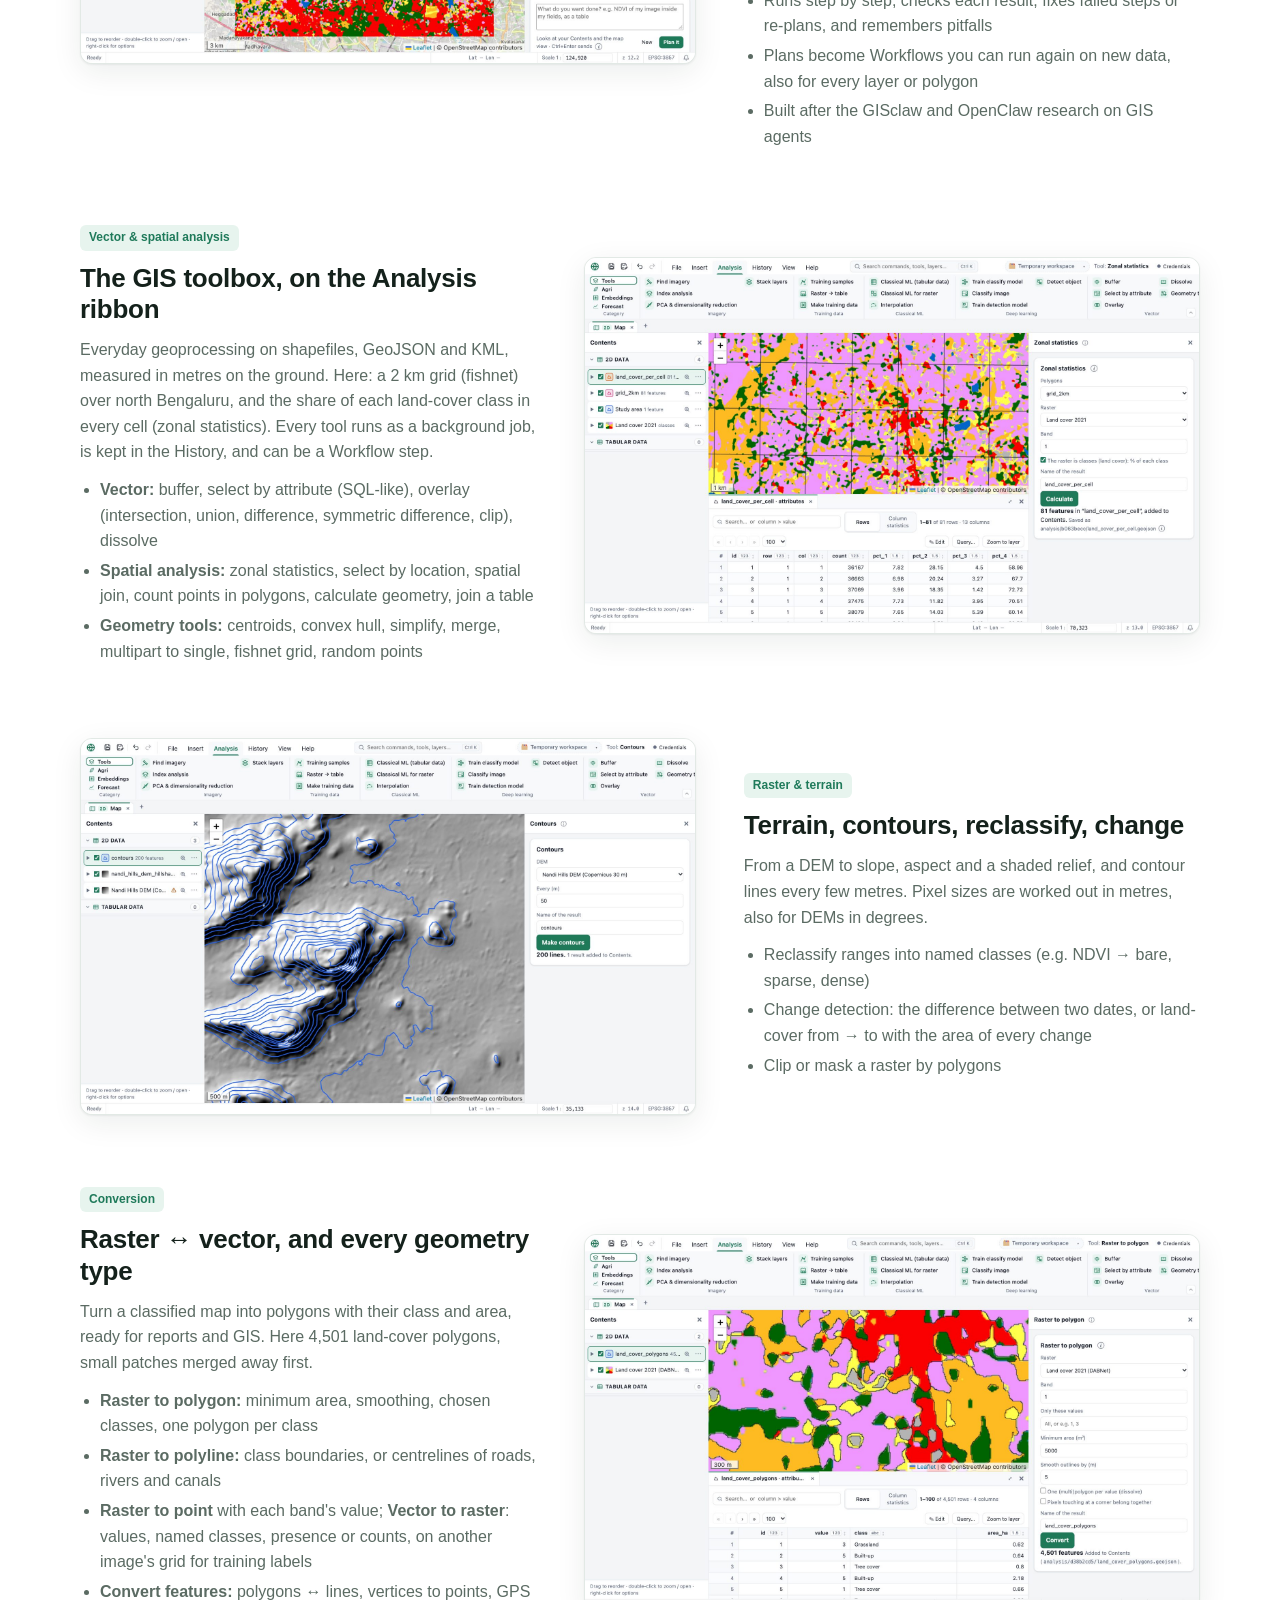
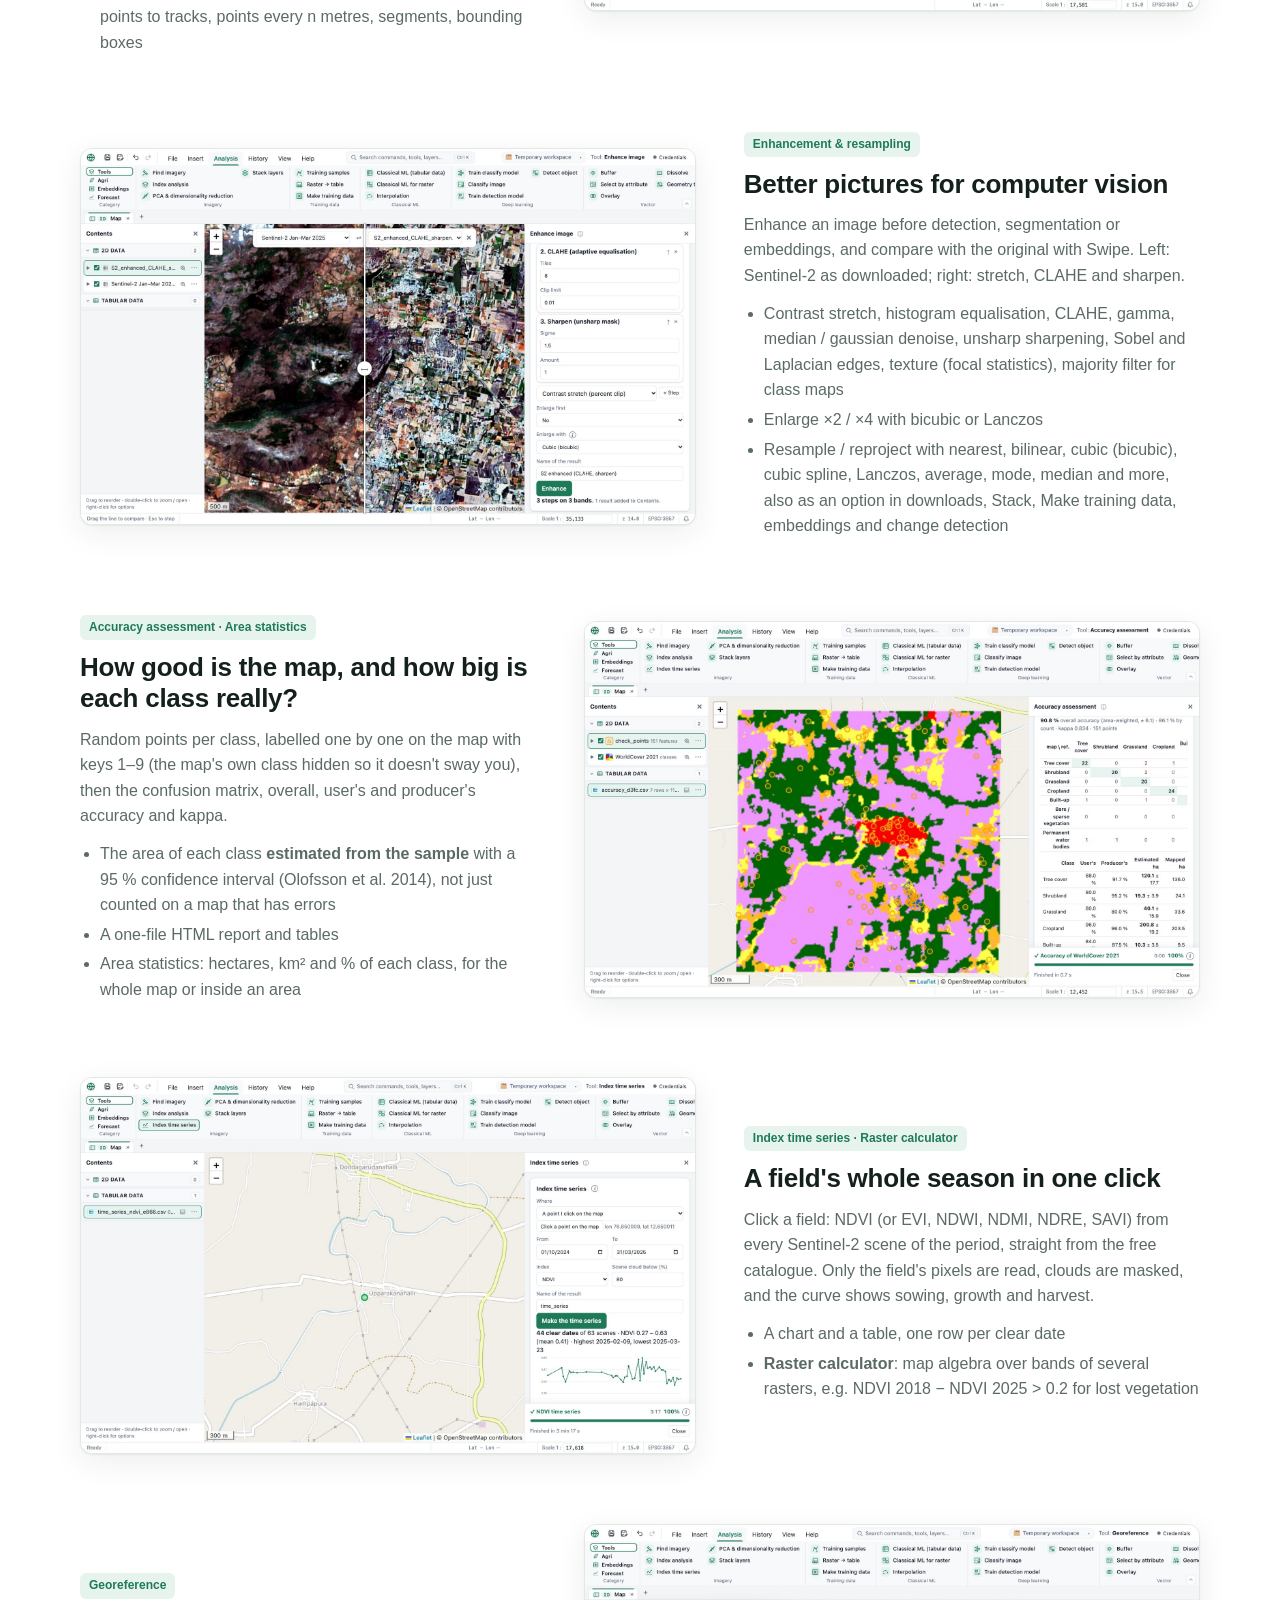
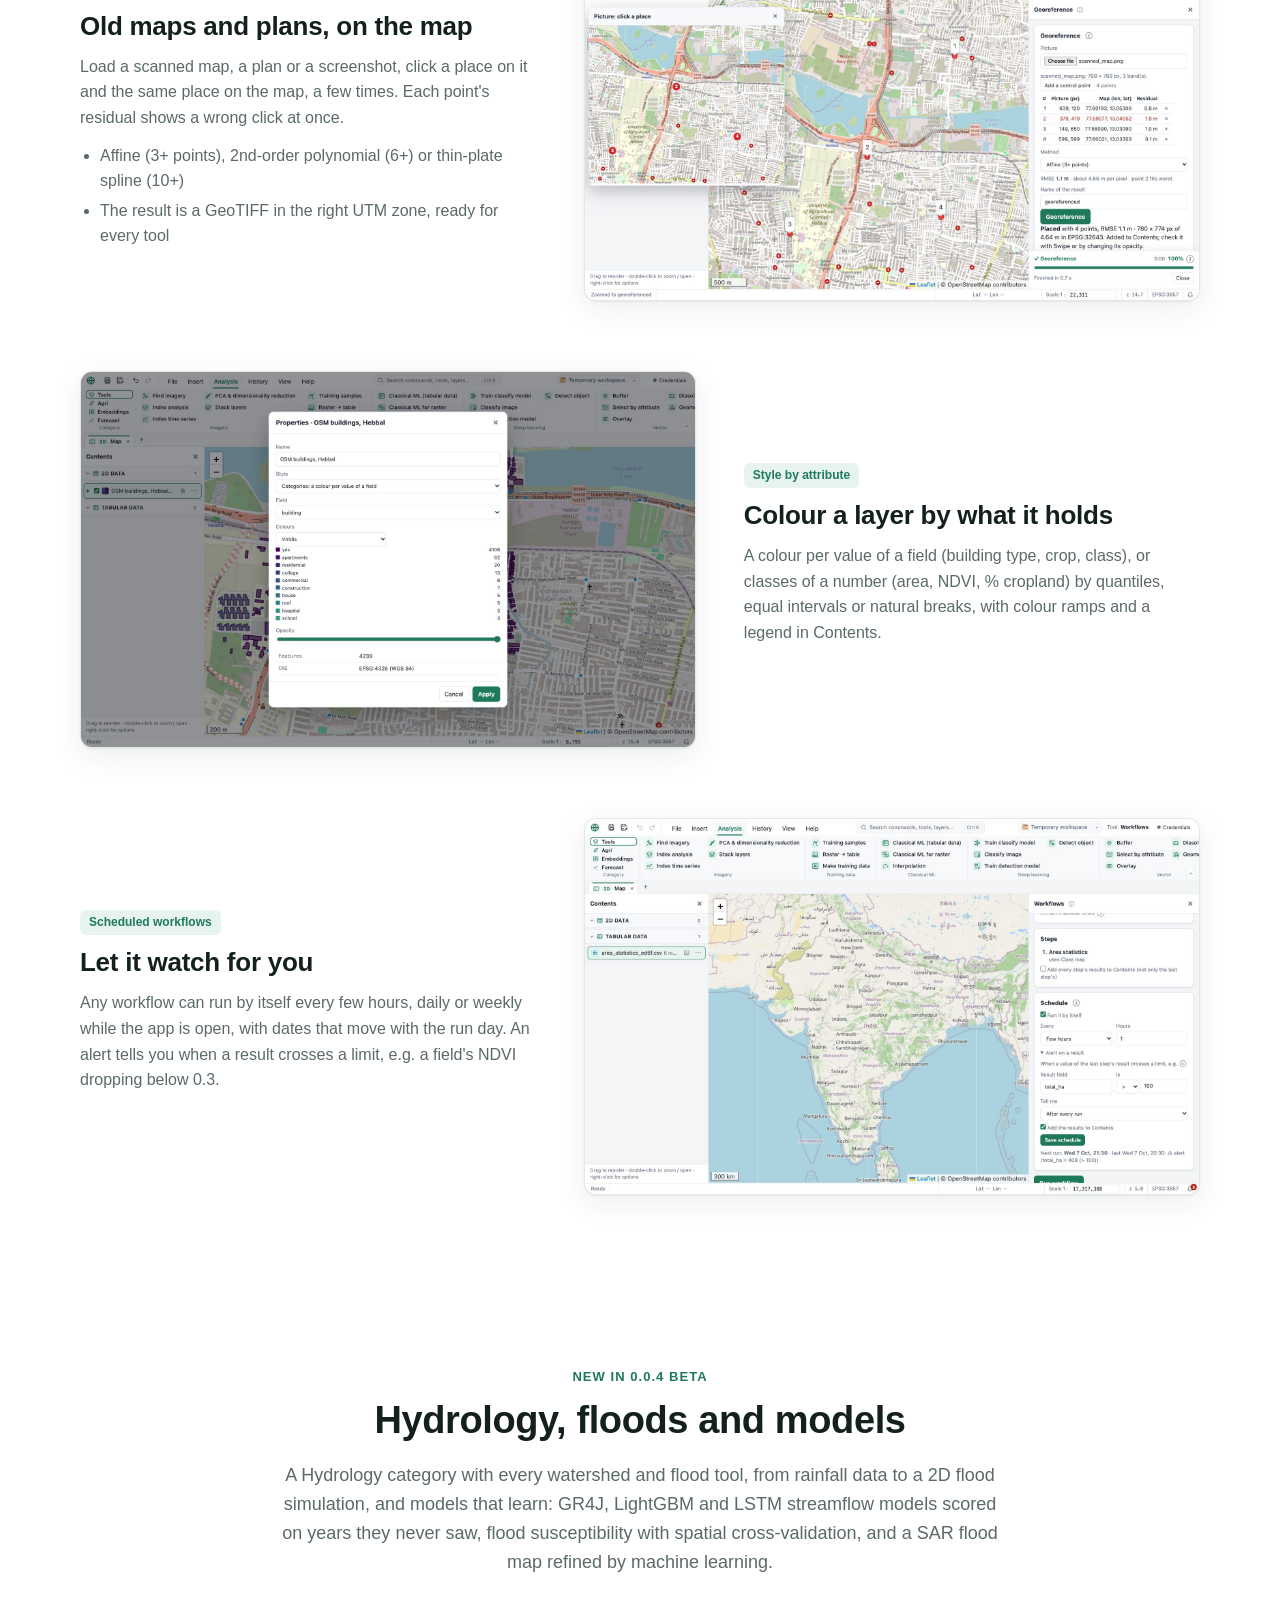
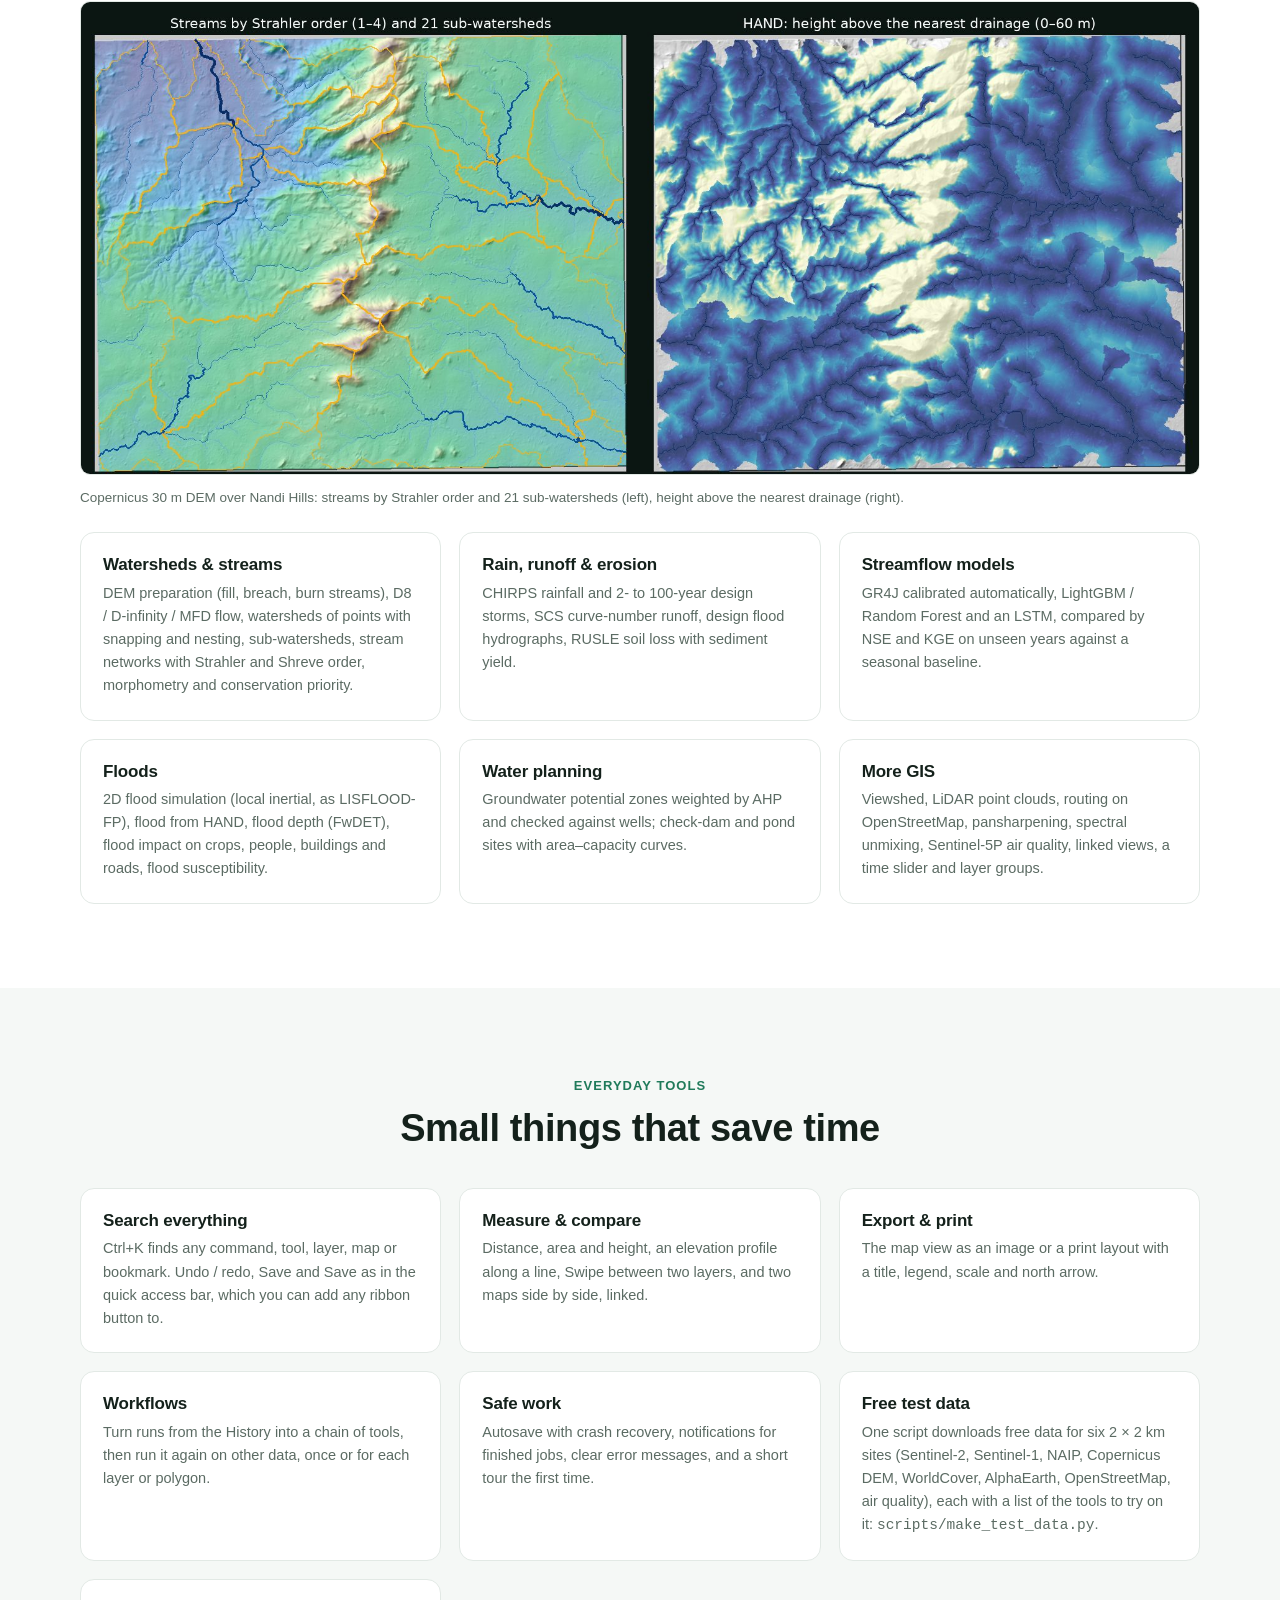
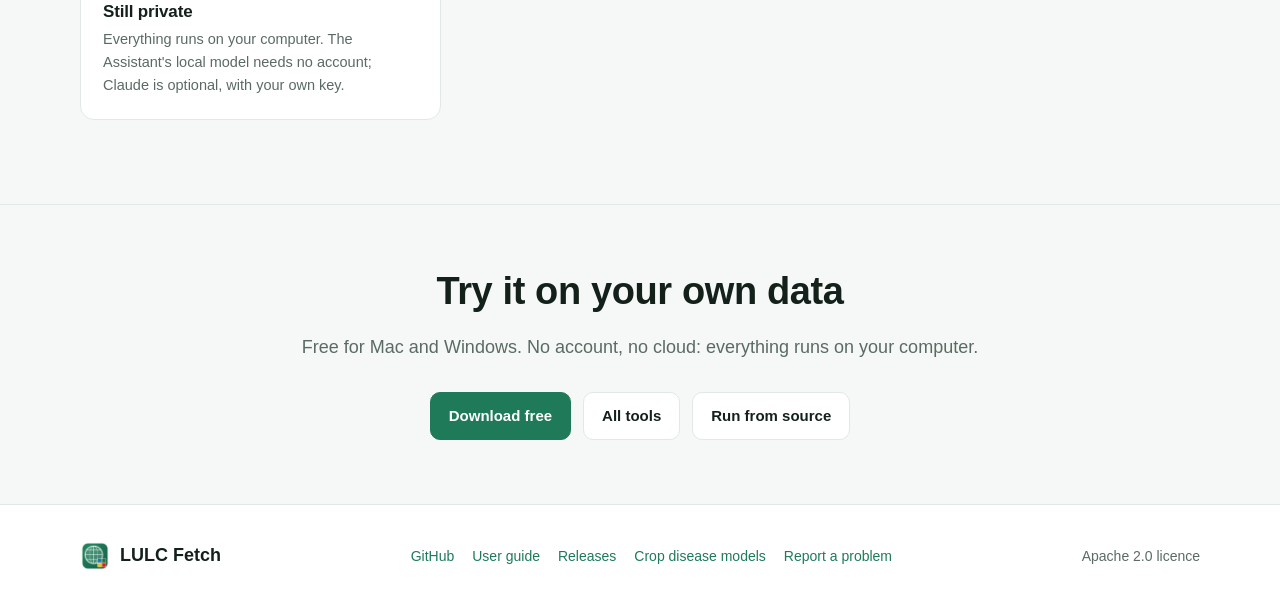
<file: site/gis.html>
<!doctype html>
<html lang="en">
<head>
<meta charset="utf-8">
<meta name="viewport" content="width=device-width, initial-scale=1">
<title>GIS tools &amp; Assistant · LULC Fetch</title>
<meta name="description" content="What's new in LULC Fetch: a ribbon like a desktop GIS, 2D and 3D maps, an AI Assistant that plans workflows, vector and spatial analysis, terrain, conversion between raster and vector, image enhancement and resampling.">
<meta property="og:title" content="GIS tools &amp; Assistant · LULC Fetch">
<meta property="og:description" content="3D maps, an AI Assistant that builds workflows from a sentence (local, free online or Claude), 30 new GIS tools: vector, terrain, conversion, accuracy assessment, time series, georeferencing, enhancement.">
<meta property="og:image" content="assets/map3d.jpg">
<meta property="og:type" content="website">
<link rel="icon" href="assets/favicon.png">
<link rel="stylesheet" href="assets/site.css">
</head>
<body>

<nav id="top">
  <div class="wrap">
    <a class="brand" href="index.html"><img src="assets/icon.png" alt="">LULC Fetch</a>
    <div class="links" id="nav-links">
      <a href="gis.html" class="on" aria-current="page">What's new</a><a href="tools.html">All tools</a><a href="mapping.html">Land cover &amp; AI</a><a href="agriculture.html">Agriculture</a><a href="air.html">Air &amp; rain</a><a href="data.html">Open data</a><a href="demos.html">Demos</a><a href="faq.html">FAQ</a>
      <a href="https://github.com/agritechixr/lulc-fetch/blob/main/docs/USER_GUIDE.md">User guide</a>
    </div>
    <a class="btn small primary" href="index.html#download">Download</a>
    <button class="menu-toggle" type="button" aria-label="Menu" aria-expanded="false" aria-controls="nav-links"><svg viewBox="0 0 24 24" fill="none" stroke="currentColor" stroke-width="2.2" stroke-linecap="round"><path d="M4 7h16M4 12h16M4 17h16"/></svg></button>
  </div>
</nav>

<section id="tour">
  <div class="wrap">
    <div class="center">
      <span class="eyebrow">What's new in 0.0.3 beta</span>
      <h1 class="ptitle">A full GIS, and an Assistant that runs it for you</h1>
      <p class="lead">A ribbon like a desktop GIS, 2D and 3D maps, an AI Assistant that turns a sentence into a workflow, and 30 new tools: vectors, terrain, conversion, accuracy assessment, time series, georeferencing and image enhancement. Every screenshot is the real app on real data: Sentinel-2 and the Copernicus 30 m DEM over Nandi Hills, and a land-cover map of north Bengaluru.</p>
      <p class="cta-note">All of it is in <a href="index.html#download">version 0.0.3 beta and later</a> for Mac and Windows, free; <a href="#hydrology">hydrology, floods and models</a> are new in 0.0.4. Test it on <a href="#testdata">free sample data</a> for six sites.</p>
      <figure style="margin:28px auto 0;max-width:1080px"><img width="1855" height="132" src="assets/ribbon-gis.jpg" alt="The Analysis ribbon's new groups: Vector, Spatial analysis, Raster & terrain and Conversion" style="border:1px solid var(--border);border-radius:10px;width:100%;height:auto"><figcaption class="cta-note">The new groups on the Analysis ribbon</figcaption></figure>
      <div class="jump"><a href="#maps">Ribbon, 2D &amp; 3D maps</a><a href="#assistant">Assistant</a><a href="#gis-tools">Vector &amp; spatial analysis</a><a href="#terrain">Terrain</a><a href="#conversion">Conversion</a><a href="#enhance">Enhancement &amp; resampling</a><a href="#accuracy">Accuracy &amp; area</a><a href="#timeseries">Time series</a><a href="#georef">Georeference</a><a href="#style">Style by attribute</a><a href="#schedule">Schedules</a><a href="#hydrology">Hydrology &amp; floods (0.0.4)</a><a href="#everyday">Everyday tools</a></div>
    </div>

    <div class="show" id="maps">
      <div class="txt">
        <span class="tag">Ribbon · 2D &amp; 3D maps</span>
        <h3>Laid out like a desktop GIS, now in 3D too</h3>
        <p>A Word-style ribbon (File, Insert, Analysis, History, View, Help) and as many 2D and 3D maps as you like, each with its own Contents. Copy layers between maps with Ctrl+C / Ctrl+V.</p>
        <ul>
          <li>DEMs become surfaces; imagery and maps are draped on them</li>
          <li>AutoCAD-style navigation: ViewCube (faces, edges and corners), orbit, pan, zoom, UCS icon and named views</li>
          <li>Bookmarks of map views, kept with a thumbnail</li>
        </ul>
      </div>
      <img width="1800" height="1100" class="shot" src="assets/map3d.jpg" alt="3D map of Nandi Hills: the Copernicus DEM as a surface with a Sentinel-2 image draped on it, and the ViewCube" loading="lazy">
    </div>

    <div class="show rev" id="assistant">
      <div class="txt">
        <span class="tag">Assistant</span>
        <h3>Say what you want; it plans the workflow</h3>
        <p>Type a request such as <i>“a hillshade and contours every 50 m of the DEM, and the land cover as polygons”</i>. The Assistant looks at your layers, plans the steps with the app's own tools, checks the plan, and shows it to you before anything runs.</p>
        <ul>
          <li>Free: a local model through Ollama (qwen2.5 7B, one-click download), a free online model with your own key (Hugging Face, Groq, Gemini, OpenRouter, Mistral, Cerebras, or LM Studio), or Claude</li>
          <li><b>Explain the results</b>: after a run, a few sentences on what came out, from the results' own numbers</li>
          <li>Runs step by step, checks each result, fixes failed steps or re-plans, and remembers pitfalls</li>
          <li>Plans become Workflows you can run again on new data, also for every layer or polygon</li>
          <li>Built after the GISclaw and OpenClaw research on GIS agents</li>
        </ul>
      </div>
      <img width="1800" height="1100" class="shot" src="assets/assistant.jpg" alt="The Assistant panel with a three-step plan made by the local qwen2.5 model: hillshade, contours every 50 m, land cover to polygons" loading="lazy">
    </div>

    <div class="show" id="gis-tools">
      <div class="txt">
        <span class="tag">Vector &amp; spatial analysis</span>
        <h3>The GIS toolbox, on the Analysis ribbon</h3>
        <p>Everyday geoprocessing on shapefiles, GeoJSON and KML, measured in metres on the ground. Here: a 2 km grid (fishnet) over north Bengaluru, and the share of each land-cover class in every cell (zonal statistics). Every tool runs as a background job, is kept in the History, and can be a Workflow step.</p>
        <ul>
          <li><b>Vector:</b> buffer, select by attribute (SQL-like), overlay (intersection, union, difference, symmetric difference, clip), dissolve</li>
          <li><b>Spatial analysis:</b> zonal statistics, select by location, spatial join, count points in polygons, calculate geometry, join a table</li>
          <li><b>Geometry tools:</b> centroids, convex hull, simplify, merge, multipart to single, fishnet grid, random points</li>
        </ul>
      </div>
      <img width="1800" height="1100" class="shot" src="assets/zonal.jpg" alt="A 2 km grid over north Bengaluru with the percentage of each land-cover class per cell from zonal statistics, in the attribute table" loading="lazy">
    </div>

    <div class="show rev" id="terrain">
      <div class="txt">
        <span class="tag">Raster &amp; terrain</span>
        <h3>Terrain, contours, reclassify, change</h3>
        <p>From a DEM to slope, aspect and a shaded relief, and contour lines every few metres. Pixel sizes are worked out in metres, also for DEMs in degrees.</p>
        <ul>
          <li>Reclassify ranges into named classes (e.g. NDVI → bare, sparse, dense)</li>
          <li>Change detection: the difference between two dates, or land-cover from → to with the area of every change</li>
          <li>Clip or mask a raster by polygons</li>
        </ul>
      </div>
      <img width="1800" height="1100" class="shot" src="assets/terrain.jpg" alt="Hillshade of Nandi Hills from the Copernicus 30 m DEM with contour lines every 50 m" loading="lazy">
    </div>

    <div class="show" id="conversion">
      <div class="txt">
        <span class="tag">Conversion</span>
        <h3>Raster ↔ vector, and every geometry type</h3>
        <p>Turn a classified map into polygons with their class and area, ready for reports and GIS. Here 4,501 land-cover polygons, small patches merged away first.</p>
        <ul>
          <li><b>Raster to polygon:</b> minimum area, smoothing, chosen classes, one polygon per class</li>
          <li><b>Raster to polyline:</b> class boundaries, or centrelines of roads, rivers and canals</li>
          <li><b>Raster to point</b> with each band's value; <b>Vector to raster</b>: values, named classes, presence or counts, on another image's grid for training labels</li>
          <li><b>Convert features:</b> polygons ↔ lines, vertices to points, GPS points to tracks, points every n metres, segments, bounding boxes</li>
        </ul>
      </div>
      <img width="1800" height="1100" class="shot" src="assets/convert.jpg" alt="Land-cover raster of north Bengaluru converted to polygons, with the attribute table showing class and area in hectares" loading="lazy">
    </div>

    <div class="show rev" id="enhance">
      <div class="txt">
        <span class="tag">Enhancement &amp; resampling</span>
        <h3>Better pictures for computer vision</h3>
        <p>Enhance an image before detection, segmentation or embeddings, and compare with the original with Swipe. Left: Sentinel-2 as downloaded; right: stretch, CLAHE and sharpen.</p>
        <ul>
          <li>Contrast stretch, histogram equalisation, CLAHE, gamma, median / gaussian denoise, unsharp sharpening, Sobel and Laplacian edges, texture (focal statistics), majority filter for class maps</li>
          <li>Enlarge ×2 / ×4 with bicubic or Lanczos</li>
          <li>Resample / reproject with nearest, bilinear, cubic (bicubic), cubic spline, Lanczos, average, mode, median and more, also as an option in downloads, Stack, Make training data, embeddings and change detection</li>
        </ul>
      </div>
      <img width="1800" height="1100" class="shot" src="assets/enhance.jpg" alt="Swipe comparison of a Sentinel-2 image of Nandi Hills: original on the left, enhanced with CLAHE and sharpening on the right" loading="lazy">
    </div>

    <div class="show" id="accuracy">
      <div class="txt">
        <span class="tag">Accuracy assessment · Area statistics</span>
        <h3>How good is the map, and how big is each class really?</h3>
        <p>Random points per class, labelled one by one on the map with keys 1–9 (the map's own class hidden so it doesn't sway you), then the confusion matrix, overall, user's and producer's accuracy and kappa.</p>
        <ul>
          <li>The area of each class <b>estimated from the sample</b> with a 95 % confidence interval (Olofsson et al. 2014), not just counted on a map that has errors</li>
          <li>A one-file HTML report and tables</li>
          <li>Area statistics: hectares, km² and % of each class, for the whole map or inside an area</li>
        </ul>
      </div>
      <img width="1800" height="1100" class="shot" src="assets/accuracy.jpg" alt="Accuracy assessment of a WorldCover map near Mandya: 151 check points, confusion matrix, 89 % area-weighted accuracy and estimated class areas" loading="lazy">
    </div>

    <div class="show rev" id="timeseries">
      <div class="txt">
        <span class="tag">Index time series · Raster calculator</span>
        <h3>A field's whole season in one click</h3>
        <p>Click a field: NDVI (or EVI, NDWI, NDMI, NDRE, SAVI) from every Sentinel-2 scene of the period, straight from the free catalogue. Only the field's pixels are read, clouds are masked, and the curve shows sowing, growth and harvest.</p>
        <ul>
          <li>A chart and a table, one row per clear date</li>
          <li><b>Raster calculator</b>: map algebra over bands of several rasters, e.g. NDVI 2018 − NDVI 2025 &gt; 0.2 for lost vegetation</li>
        </ul>
      </div>
      <img width="1800" height="1100" class="shot" src="assets/timeseries.jpg" alt="NDVI time series of a farm field north of Mandya from October 2024 to March 2025: 44 clear Sentinel-2 dates" loading="lazy">
    </div>

    <div class="show" id="georef">
      <div class="txt">
        <span class="tag">Georeference</span>
        <h3>Old maps and plans, on the map</h3>
        <p>Load a scanned map, a plan or a screenshot, click a place on it and the same place on the map, a few times. Each point's residual shows a wrong click at once.</p>
        <ul>
          <li>Affine (3+ points), 2nd-order polynomial (6+) or thin-plate spline (10+)</li>
          <li>The result is a GeoTIFF in the right UTM zone, ready for every tool</li>
        </ul>
      </div>
      <img width="1800" height="1100" class="shot" src="assets/georef.jpg" alt="Georeferencing a map picture of Hebbal: four control points on the picture and the map, residuals of 0.1 to 1.9 m, RMSE 1.1 m" loading="lazy">
    </div>

    <div class="show rev" id="style">
      <div class="txt">
        <span class="tag">Style by attribute</span>
        <h3>Colour a layer by what it holds</h3>
        <p>A colour per value of a field (building type, crop, class), or classes of a number (area, NDVI, % cropland) by quantiles, equal intervals or natural breaks, with colour ramps and a legend in Contents.</p>
      </div>
      <img width="1800" height="1100" class="shot" src="assets/style.jpg" alt="OpenStreetMap buildings of Hebbal coloured by building type, with the style dialog listing the types and their counts" loading="lazy">
    </div>

    <div class="show" id="schedule">
      <div class="txt">
        <span class="tag">Scheduled workflows</span>
        <h3>Let it watch for you</h3>
        <p>Any workflow can run by itself every few hours, daily or weekly while the app is open, with dates that move with the run day. An alert tells you when a result crosses a limit, e.g. a field's NDVI dropping below 0.3.</p>
      </div>
      <img width="1800" height="1100" class="shot" src="assets/schedule.jpg" alt="A workflow's schedule: every hour, an alert when the total area is above 100 ha, and the last run's alert" loading="lazy">
    </div>
  </div>
</section>

<section id="hydrology">
  <div class="wrap">
    <div class="center">
      <span class="eyebrow">New in 0.0.4 beta</span>
      <h2>Hydrology, floods and models</h2>
      <p class="lead">A Hydrology category with every watershed and flood tool, from rainfall data to a 2D flood simulation, and models that learn: GR4J, LightGBM and LSTM streamflow models scored on years they never saw, flood susceptibility with spatial cross-validation, and a SAR flood map refined by machine learning.</p>
    </div>
    <figure style="margin:24px auto 0;max-width:1180px"><img src="assets/hydrology.jpg" alt="Streams by Strahler order, sub-watersheds and HAND over Nandi Hills" width="1800" height="760" loading="lazy" style="width:100%;height:auto;border-radius:10px;border:1px solid var(--border)"><figcaption class="cta-note">Copernicus 30 m DEM over Nandi Hills: streams by Strahler order and 21 sub-watersheds (left), height above the nearest drainage (right).</figcaption></figure>
    <div class="local" style="margin-top:24px">
      <div class="card"><h3>Watersheds &amp; streams</h3><p>DEM preparation (fill, breach, burn streams), D8 / D-infinity / MFD flow, watersheds of points with snapping and nesting, sub-watersheds, stream networks with Strahler and Shreve order, morphometry and conservation priority.</p></div>
      <div class="card"><h3>Rain, runoff &amp; erosion</h3><p>CHIRPS rainfall and 2- to 100-year design storms, SCS curve-number runoff, design flood hydrographs, RUSLE soil loss with sediment yield.</p></div>
      <div class="card"><h3>Streamflow models</h3><p>GR4J calibrated automatically, LightGBM / Random Forest and an LSTM, compared by NSE and KGE on unseen years against a seasonal baseline.</p></div>
      <div class="card"><h3>Floods</h3><p>2D flood simulation (local inertial, as LISFLOOD-FP), flood from HAND, flood depth (FwDET), flood impact on crops, people, buildings and roads, flood susceptibility.</p></div>
      <div class="card"><h3>Water planning</h3><p>Groundwater potential zones weighted by AHP and checked against wells; check-dam and pond sites with area–capacity curves.</p></div>
      <div class="card"><h3>More GIS</h3><p>Viewshed, LiDAR point clouds, routing on OpenStreetMap, pansharpening, spectral unmixing, Sentinel-5P air quality, linked views, a time slider and layer groups.</p></div>
    </div>
  </div>
</section>

<section class="alt" id="everyday">
  <div class="wrap">
    <div class="center">
      <span class="eyebrow">Everyday tools</span>
      <h2>Small things that save time</h2>
    </div>
    <div class="local">
      <div class="card"><h3>Search everything</h3><p>Ctrl+K finds any command, tool, layer, map or bookmark. Undo / redo, Save and Save as in the quick access bar, which you can add any ribbon button to.</p></div>
      <div class="card"><h3>Measure &amp; compare</h3><p>Distance, area and height, an elevation profile along a line, Swipe between two layers, and two maps side by side, linked.</p></div>
      <div class="card"><h3>Export &amp; print</h3><p>The map view as an image or a print layout with a title, legend, scale and north arrow.</p></div>
      <div class="card"><h3>Workflows</h3><p>Turn runs from the History into a chain of tools, then run it again on other data, once or for each layer or polygon.</p></div>
      <div class="card"><h3>Safe work</h3><p>Autosave with crash recovery, notifications for finished jobs, clear error messages, and a short tour the first time.</p></div>
      <div class="card" id="testdata"><h3>Free test data</h3><p>One script downloads free data for six 2 × 2 km sites (Sentinel-2, Sentinel-1, NAIP, Copernicus DEM, WorldCover, AlphaEarth, OpenStreetMap, air quality), each with a list of the tools to try on it: <code>scripts/make_test_data.py</code>.</p></div>
      <div class="card"><h3>Still private</h3><p>Everything runs on your computer. The Assistant's local model needs no account; Claude is optional, with your own key.</p></div>
    </div>
  </div>
</section>

<section class="next">
  <div class="wrap center">
    <h2>Try it on your own data</h2>
    <p class="lead">Free for Mac and Windows. No account, no cloud: everything runs on your computer.</p>
    <div class="cta"><a class="btn primary" href="index.html#download">Download free</a><a class="btn" href="tools.html">All tools</a><a class="btn" href="https://github.com/agritechixr/lulc-fetch#run-from-source-for-development">Run from source</a></div>
  </div>
</section>

<div class="lb" id="lb"><img alt=""></div>

<footer>
  <div class="wrap">
    <a class="brand" href="index.html"><img src="assets/icon.png" alt="">LULC Fetch</a>
    <div class="links2">
      <a href="https://github.com/agritechixr/lulc-fetch">GitHub</a>
      <a href="https://github.com/agritechixr/lulc-fetch/blob/main/docs/USER_GUIDE.md">User guide</a>
      <a href="https://github.com/agritechixr/lulc-fetch/releases">Releases</a>
      <a href="https://huggingface.co/collections/ixrbhii/multi-crop-disease-models-42-crops-6ac0a3291f2153fa716e2993">Crop disease models</a>
      <a href="https://github.com/agritechixr/lulc-fetch/issues">Report a problem</a>
    </div>
    <span>Apache 2.0 licence</span>
  </div>
</footer>

<script src="assets/site.js"></script>
</body>
</html>
</file>
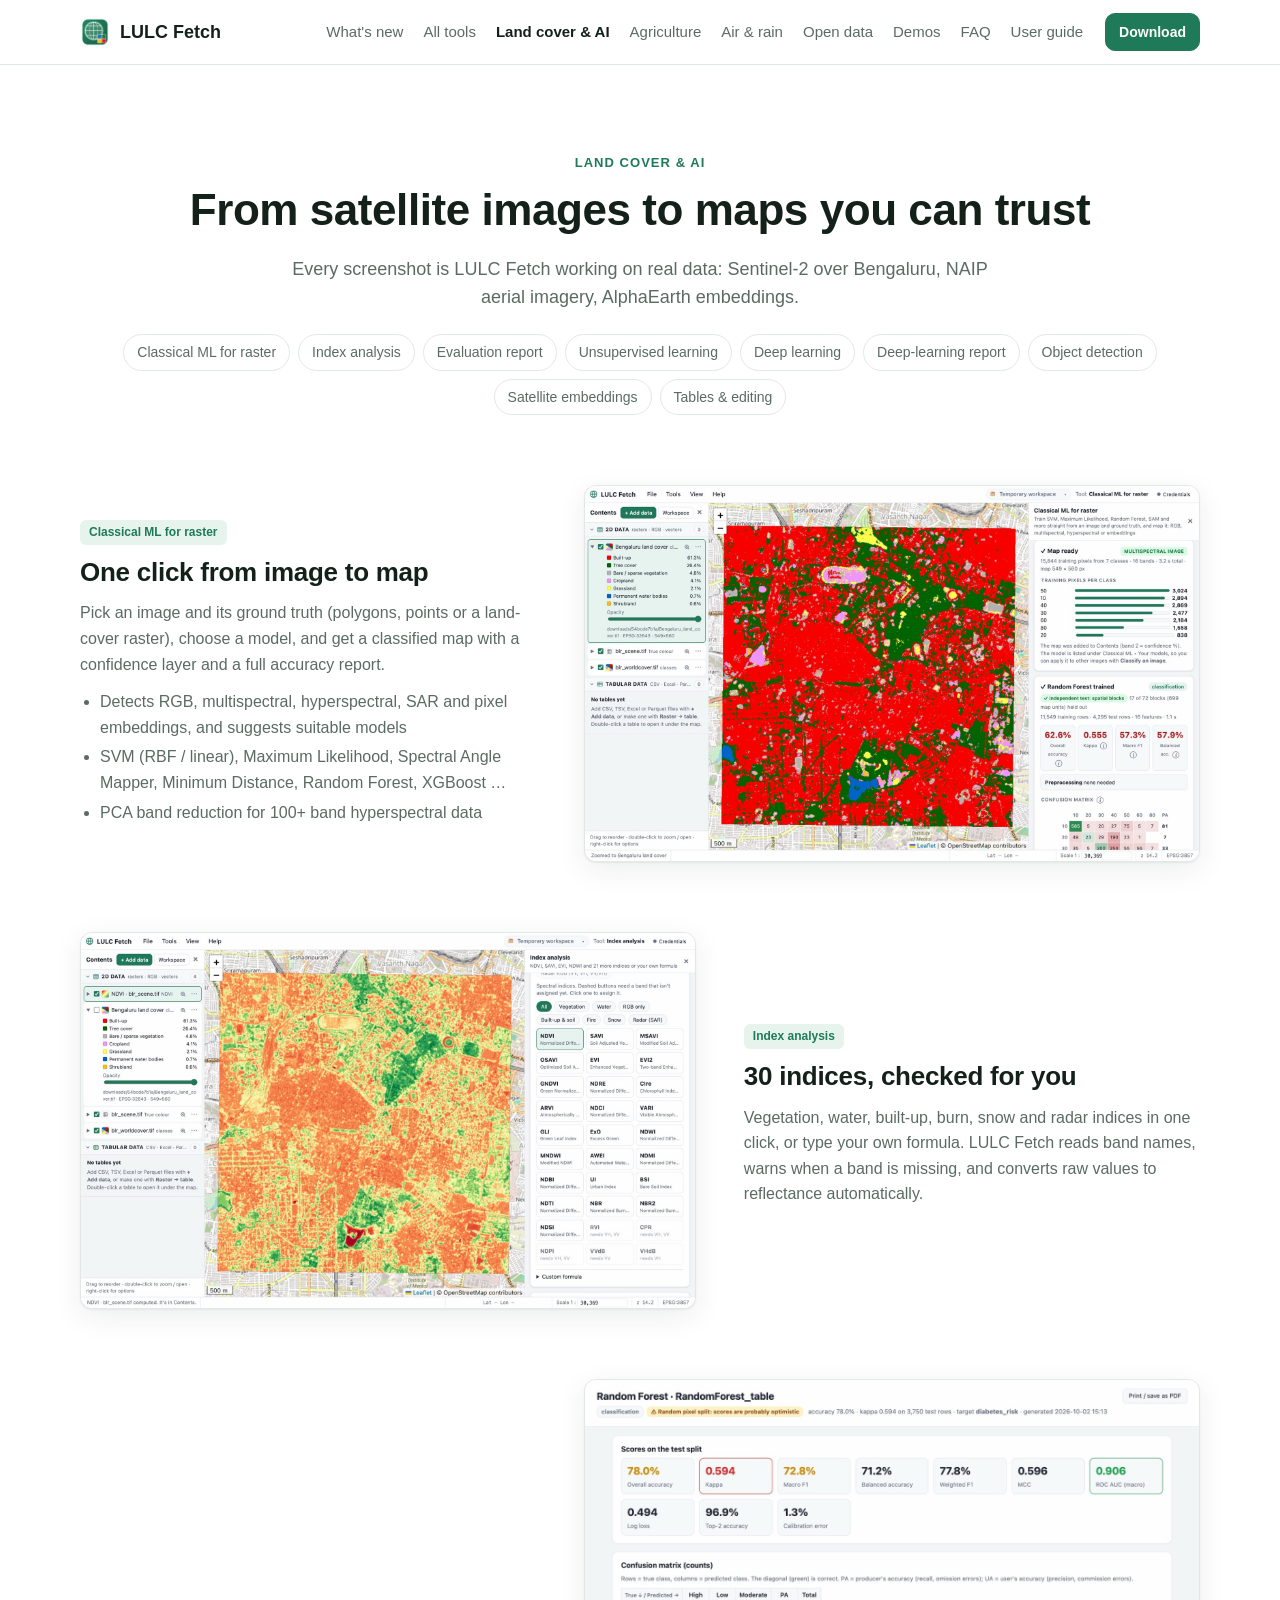
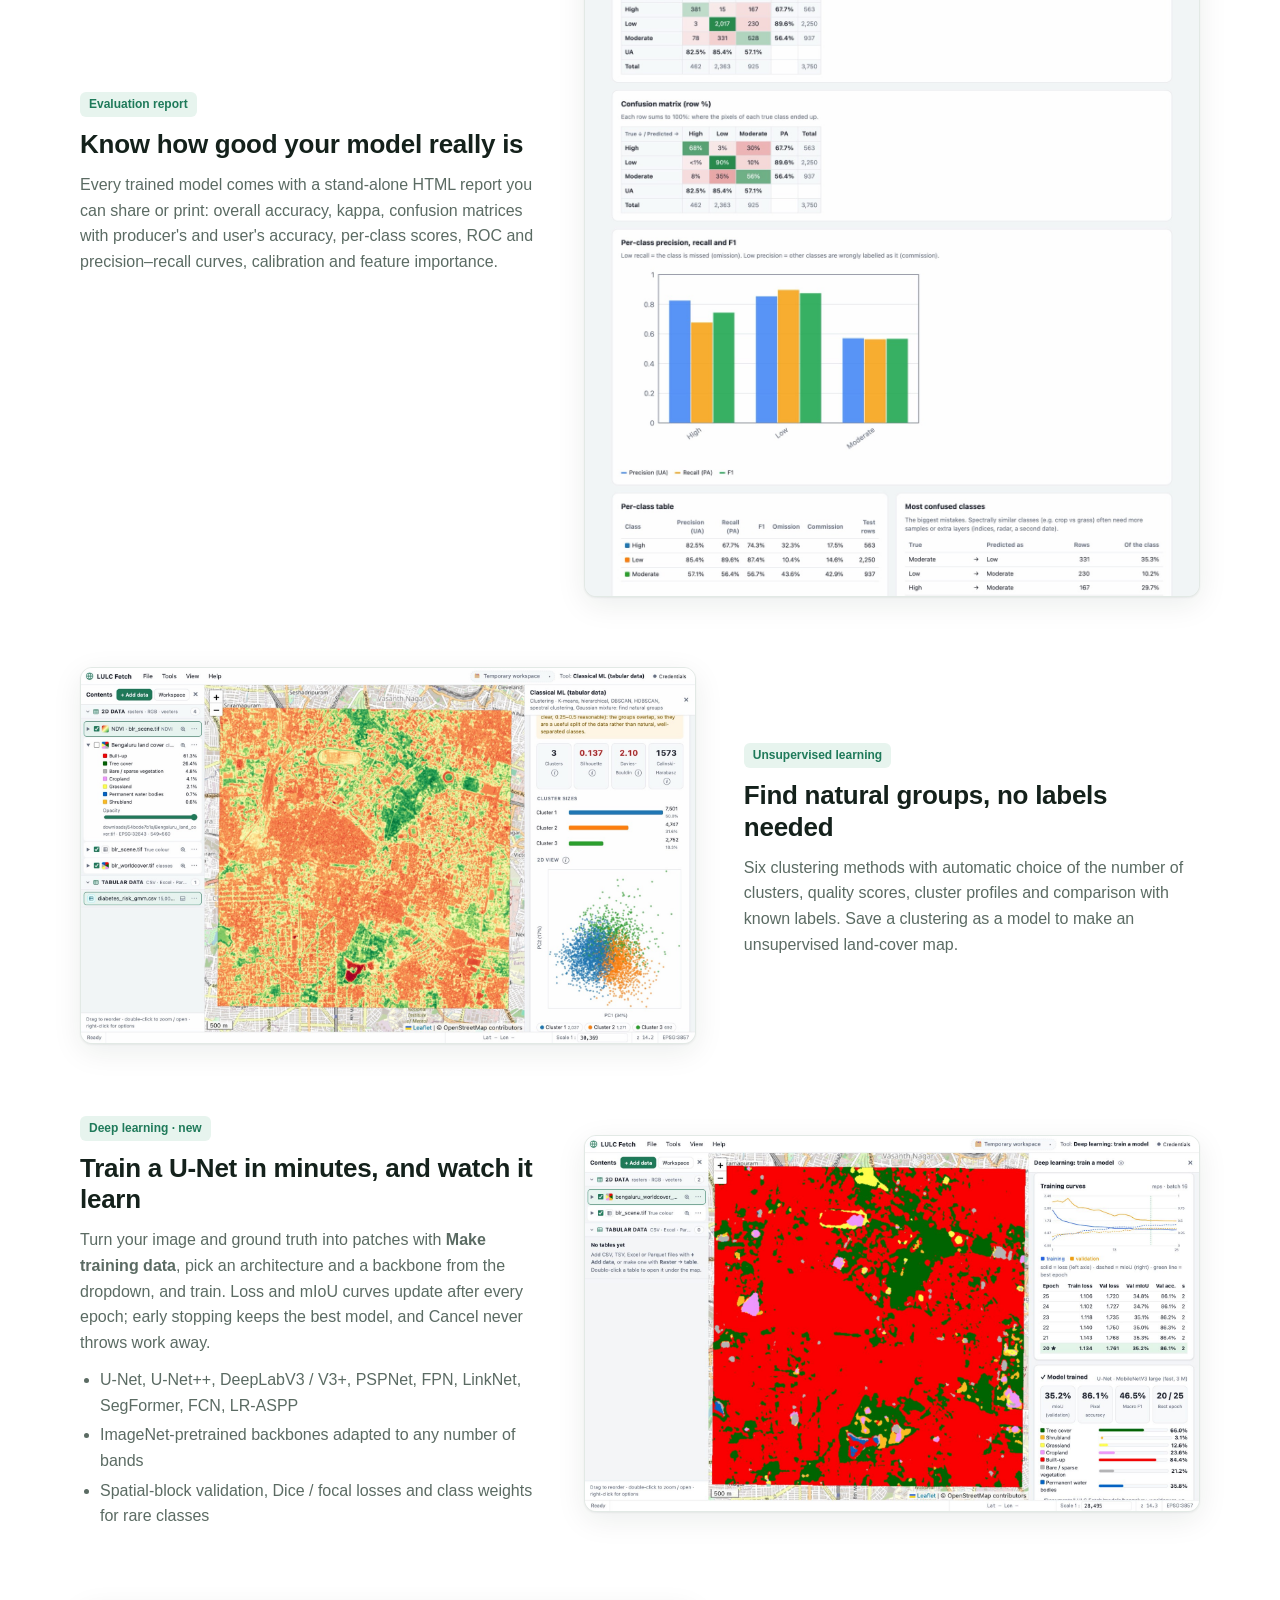
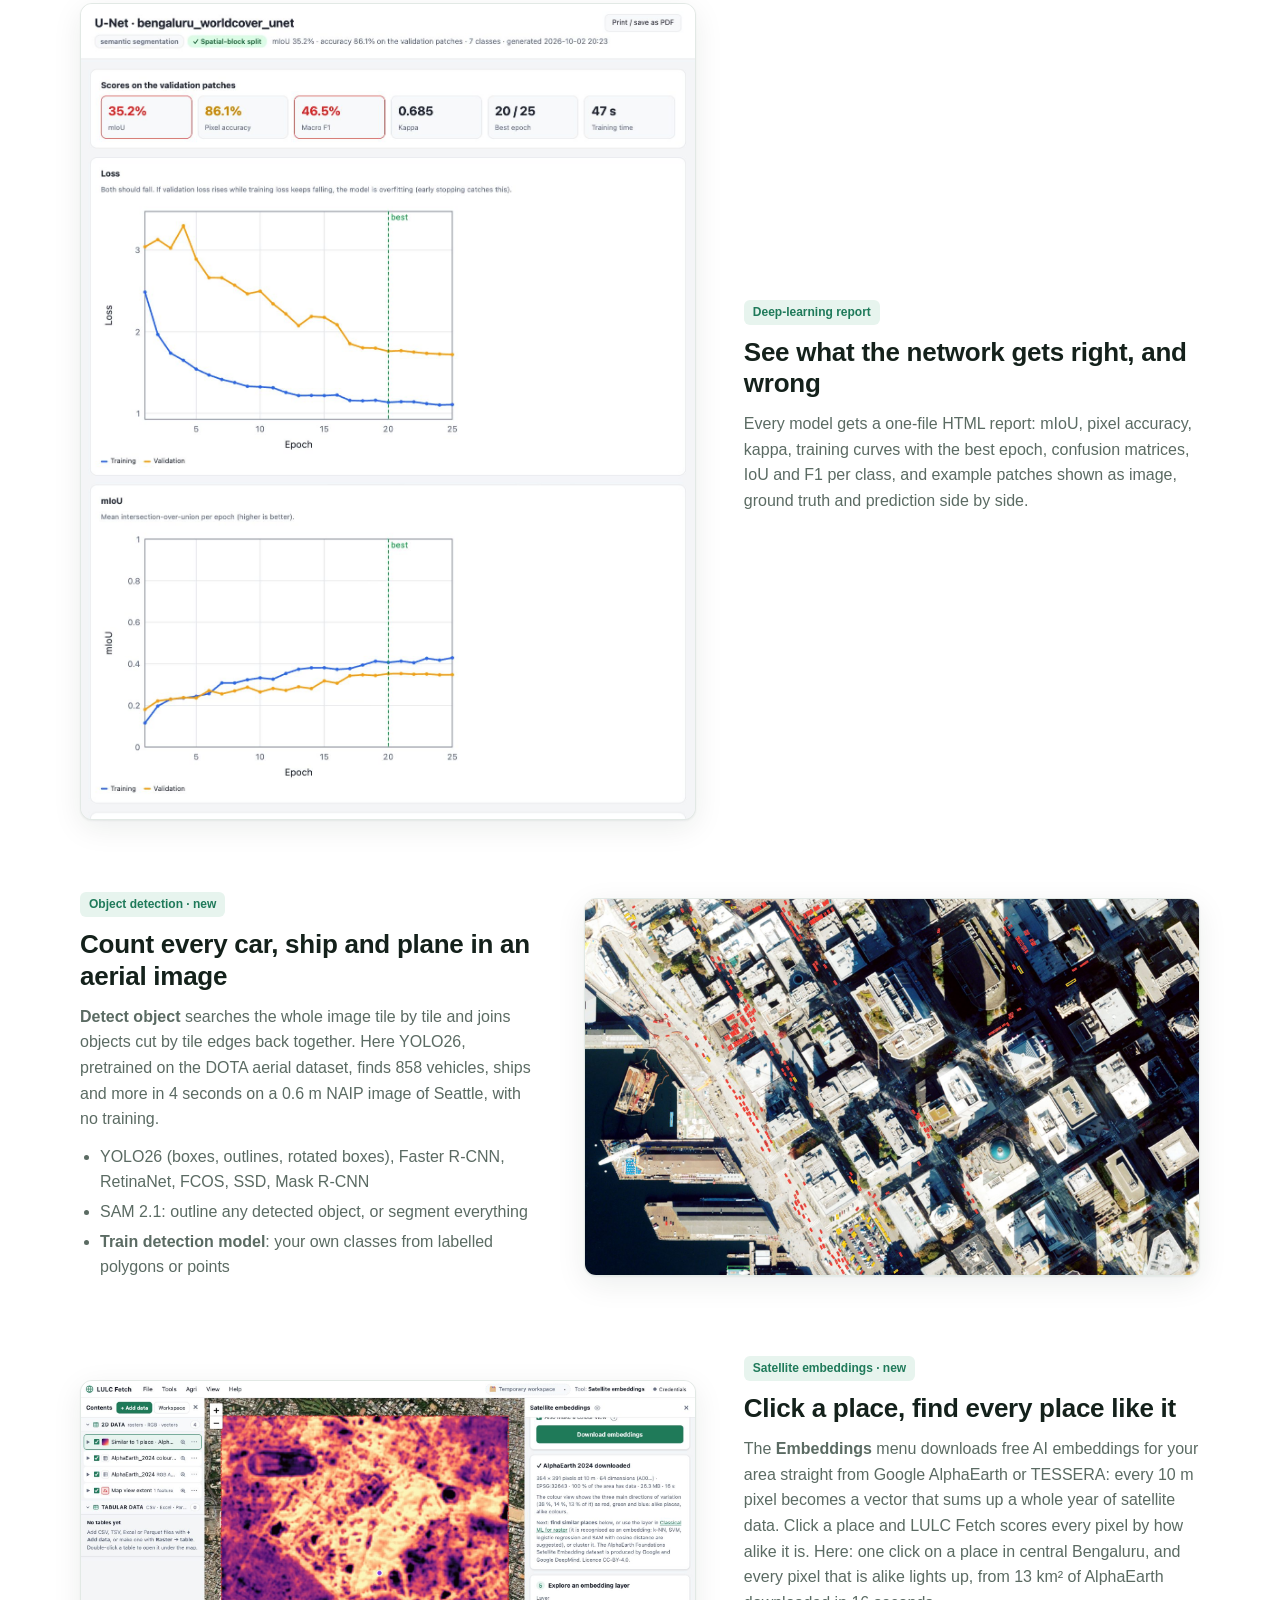
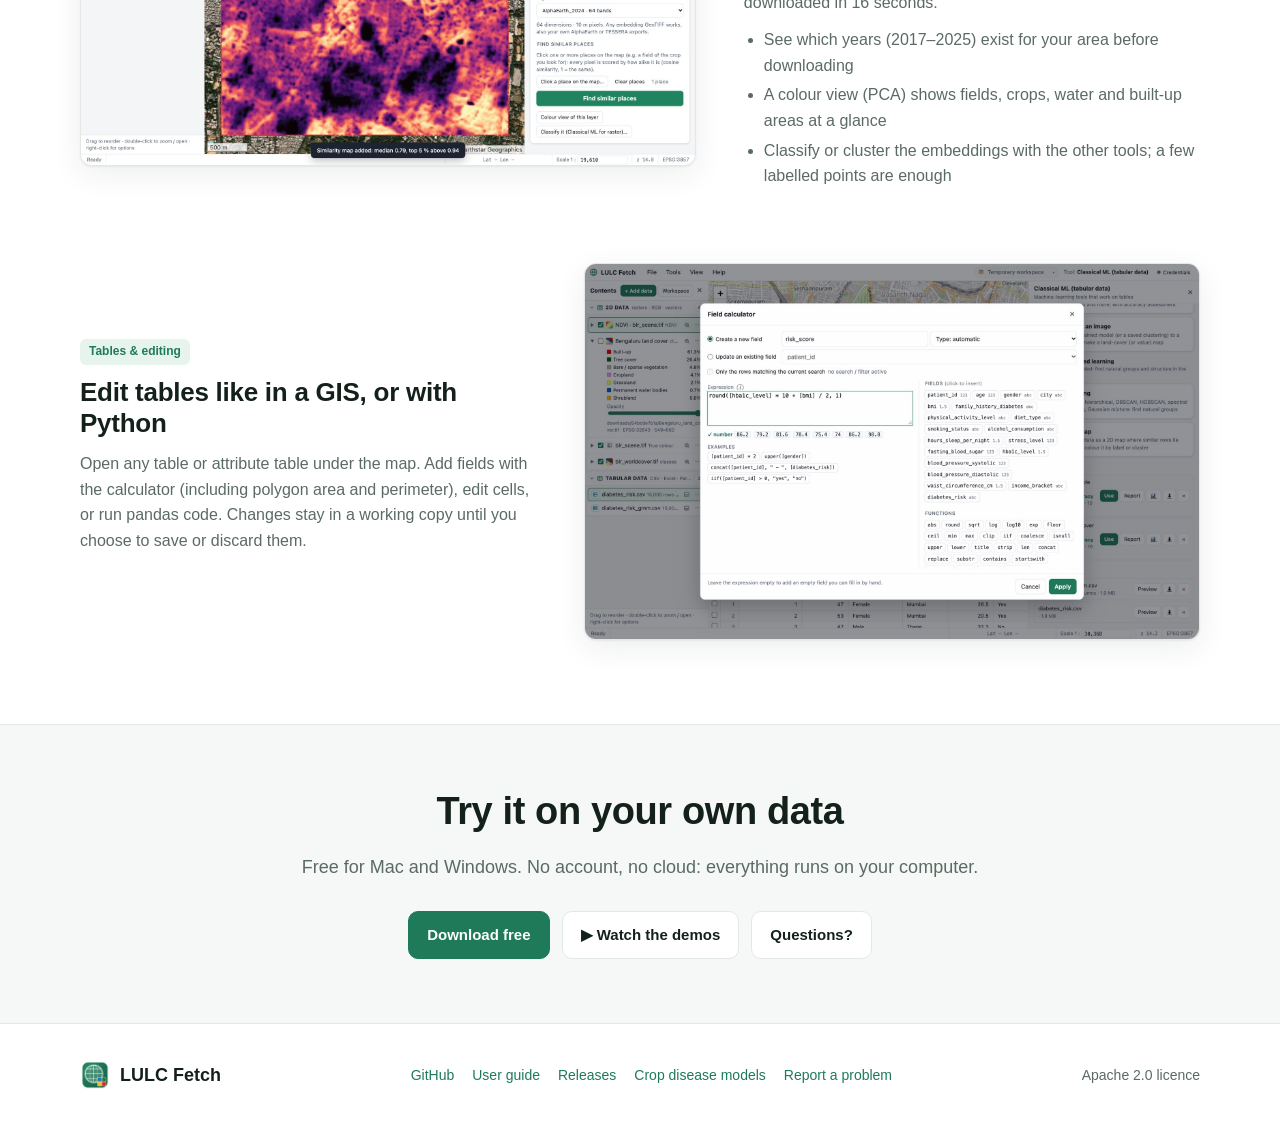
<file: site/mapping.html>
<!doctype html>
<html lang="en">
<head>
<meta charset="utf-8">
<meta name="viewport" content="width=device-width, initial-scale=1">
<title>Land cover & AI · LULC Fetch</title>
<meta name="description" content="Classify satellite images into land-cover maps with classical machine learning or deep learning, cluster them, detect objects in aerial images and explore AlphaEarth and TESSERA embeddings.">
<meta property="og:title" content="Land cover & AI · LULC Fetch">
<meta property="og:description" content="Classify satellite images into land-cover maps with classical machine learning or deep learning, cluster them, detect objects in aerial images and explore AlphaEarth and TESSERA embeddings.">
<meta property="og:image" content="assets/hero.jpg">
<meta property="og:type" content="website">
<link rel="icon" href="assets/favicon.png">
<link rel="stylesheet" href="assets/site.css">
</head>
<body>

<nav id="top">
  <div class="wrap">
    <a class="brand" href="index.html"><img src="assets/icon.png" alt="">LULC Fetch</a>
    <div class="links" id="nav-links">
      <a href="gis.html">What's new</a><a href="tools.html">All tools</a><a href="mapping.html" class="on" aria-current="page">Land cover &amp; AI</a><a href="agriculture.html">Agriculture</a><a href="air.html">Air &amp; rain</a><a href="data.html">Open data</a><a href="demos.html">Demos</a><a href="faq.html">FAQ</a>
      <a href="https://github.com/agritechixr/lulc-fetch/blob/main/docs/USER_GUIDE.md">User guide</a>
    </div>
    <a class="btn small primary" href="index.html#download">Download</a>
    <button class="menu-toggle" type="button" aria-label="Menu" aria-expanded="false" aria-controls="nav-links"><svg viewBox="0 0 24 24" fill="none" stroke="currentColor" stroke-width="2.2" stroke-linecap="round"><path d="M4 7h16M4 12h16M4 17h16"/></svg></button>
  </div>
</nav>

<section id="tour">
  <div class="wrap">
    <div class="center">
      <span class="eyebrow">Land cover &amp; AI</span>
      <h1 class="ptitle">From satellite images to maps you can trust</h1>
      <p class="lead">Every screenshot is LULC Fetch working on real data: Sentinel-2 over Bengaluru, NAIP aerial imagery, AlphaEarth embeddings.</p>
      <div class="jump"><a href="#classify">Classical ML for raster</a><a href="#indices">Index analysis</a><a href="#report">Evaluation report</a><a href="#cluster">Unsupervised learning</a><a href="#deep-learning">Deep learning</a><a href="#dl-report">Deep-learning report</a><a href="#detection">Object detection</a><a href="#embeddings">Satellite embeddings</a><a href="#tables">Tables &amp; editing</a></div>
    </div>
    <div class="show" id="classify">
      <div class="txt">
        <span class="tag">Classical ML for raster</span>
        <h3>One click from image to map</h3>
        <p>Pick an image and its ground truth (polygons, points or a land-cover raster), choose a model, and get a classified map with a confidence layer and a full accuracy report.</p>
        <ul>
          <li>Detects RGB, multispectral, hyperspectral, SAR and pixel embeddings, and suggests suitable models</li>
          <li>SVM (RBF / linear), Maximum Likelihood, Spectral Angle Mapper, Minimum Distance, Random Forest, XGBoost …</li>
          <li>PCA band reduction for 100+ band hyperspectral data</li>
        </ul>
      </div>
      <img width="1800" height="1100" class="shot" src="assets/hero.jpg" alt="Classified land-cover map of Bengaluru with training-pixel counts and accuracy metrics" loading="lazy">
    </div>

    <div class="show rev" id="indices">
      <div class="txt">
        <span class="tag">Index analysis</span>
        <h3>30 indices, checked for you</h3>
        <p>Vegetation, water, built-up, burn, snow and radar indices in one click, or type your own formula. LULC Fetch reads band names, warns when a band is missing, and converts raw values to reflectance automatically.</p>
      </div>
      <img width="1800" height="1100" class="shot" src="assets/ndvi.jpg" alt="NDVI map of Bengaluru computed from Sentinel-2" loading="lazy">
    </div>

    <div class="show" id="report">
      <div class="txt">
        <span class="tag">Evaluation report</span>
        <h3>Know how good your model really is</h3>
        <p>Every trained model comes with a stand-alone HTML report you can share or print: overall accuracy, kappa, confusion matrices with producer's and user's accuracy, per-class scores, ROC and precision–recall curves, calibration and feature importance.</p>
      </div>
      <img width="1355" height="1800" class="shot" src="assets/report.jpg" alt="HTML evaluation report with accuracy tiles and confusion matrices" loading="lazy">
    </div>

    <div class="show rev" id="cluster">
      <div class="txt">
        <span class="tag">Unsupervised learning</span>
        <h3>Find natural groups, no labels needed</h3>
        <p>Six clustering methods with automatic choice of the number of clusters, quality scores, cluster profiles and comparison with known labels. Save a clustering as a model to make an unsupervised land-cover map.</p>
      </div>
      <img width="1800" height="1100" class="shot" src="assets/cluster.jpg" alt="Clustering results with cluster sizes and a 2D scatter view" loading="lazy">
    </div>

    <div class="show" id="deep-learning">
      <div class="txt">
        <span class="tag">Deep learning · new</span>
        <h3>Train a U-Net in minutes, and watch it learn</h3>
        <p>Turn your image and ground truth into patches with <b>Make training data</b>, pick an architecture and a backbone from the dropdown, and train. Loss and mIoU curves update after every epoch; early stopping keeps the best model, and Cancel never throws work away.</p>
        <ul>
          <li>U-Net, U-Net++, DeepLabV3 / V3+, PSPNet, FPN, LinkNet, SegFormer, FCN, LR-ASPP</li>
          <li>ImageNet-pretrained backbones adapted to any number of bands</li>
          <li>Spatial-block validation, Dice / focal losses and class weights for rare classes</li>
        </ul>
      </div>
      <img width="1800" height="1100" class="shot" src="assets/dl.jpg" alt="Deep-learning training panel with live loss and mIoU curves next to a land-cover map predicted by U-Net" loading="lazy">
    </div>

    <div class="show rev" id="dl-report">
      <div class="txt">
        <span class="tag">Deep-learning report</span>
        <h3>See what the network gets right, and wrong</h3>
        <p>Every model gets a one-file HTML report: mIoU, pixel accuracy, kappa, training curves with the best epoch, confusion matrices, IoU and F1 per class, and example patches shown as image, ground truth and prediction side by side.</p>
      </div>
      <img width="1355" height="1800" class="shot" src="assets/dlreport.jpg" alt="Deep-learning report with scores and training curves" loading="lazy">
    </div>

    <div class="show" id="detection">
      <div class="txt">
        <span class="tag">Object detection · new</span>
        <h3>Count every car, ship and plane in an aerial image</h3>
        <p><b>Detect object</b> searches the whole image tile by tile and joins objects cut by tile edges back together. Here YOLO26, pretrained on the DOTA aerial dataset, finds 858 vehicles, ships and more in 4 seconds on a 0.6 m NAIP image of Seattle, with no training.</p>
        <ul>
          <li>YOLO26 (boxes, outlines, rotated boxes), Faster R-CNN, RetinaNet, FCOS, SSD, Mask R-CNN</li>
          <li>SAM 2.1: outline any detected object, or segment everything</li>
          <li><b>Train detection model</b>: your own classes from labelled polygons or points</li>
        </ul>
      </div>
      <img width="1800" height="1100" class="shot" src="assets/detect.jpg" alt="Aerial image of downtown Seattle with about 850 vehicles outlined by rotated boxes, detected by YOLO26 trained on DOTA" loading="lazy">
    </div>

    <div class="show rev" id="embeddings">
      <div class="txt">
        <span class="tag">Satellite embeddings · new</span>
        <h3>Click a place, find every place like it</h3>
        <p>The <b>Embeddings</b> menu downloads free AI embeddings for your area straight from Google AlphaEarth or TESSERA: every 10 m pixel becomes a vector that sums up a whole year of satellite data. Click a place and LULC Fetch scores every pixel by how alike it is. Here: one click on a place in central Bengaluru, and every pixel that is alike lights up, from 13 km² of AlphaEarth downloaded in 16 seconds.</p>
        <ul>
          <li>See which years (2017–2025) exist for your area before downloading</li>
          <li>A colour view (PCA) shows fields, crops, water and built-up areas at a glance</li>
          <li>Classify or cluster the embeddings with the other tools; a few labelled points are enough</li>
        </ul>
      </div>
      <img width="1800" height="1125" class="shot" src="assets/embeddings.jpg" alt="Similarity map from AlphaEarth embeddings over Bengaluru: places similar to the clicked point are bright" loading="lazy">
    </div>

    <div class="show" id="tables">
      <div class="txt">
        <span class="tag">Tables &amp; editing</span>
        <h3>Edit tables like in a GIS, or with Python</h3>
        <p>Open any table or attribute table under the map. Add fields with the calculator (including polygon area and perimeter), edit cells, or run pandas code. Changes stay in a working copy until you choose to save or discard them.</p>
      </div>
      <img width="1800" height="1100" class="shot" src="assets/calc.jpg" alt="Field calculator dialog with live preview" loading="lazy">
    </div>

  </div>
</section>

<section class="next">
  <div class="wrap center">
    <h2>Try it on your own data</h2>
    <p class="lead">Free for Mac and Windows. No account, no cloud: everything runs on your computer.</p>
    <div class="cta"><a class="btn primary" href="index.html#download">Download free</a><a class="btn" href="demos.html">▶ Watch the demos</a><a class="btn" href="faq.html">Questions?</a></div>
  </div>
</section>

<div class="lb" id="lb"><img alt=""></div>

<footer>
  <div class="wrap">
    <a class="brand" href="index.html"><img src="assets/icon.png" alt="">LULC Fetch</a>
    <div class="links2">
      <a href="https://github.com/agritechixr/lulc-fetch">GitHub</a>
      <a href="https://github.com/agritechixr/lulc-fetch/blob/main/docs/USER_GUIDE.md">User guide</a>
      <a href="https://github.com/agritechixr/lulc-fetch/releases">Releases</a>
      <a href="https://huggingface.co/collections/ixrbhii/multi-crop-disease-models-42-crops-6ac0a3291f2153fa716e2993">Crop disease models</a>
      <a href="https://github.com/agritechixr/lulc-fetch/issues">Report a problem</a>
    </div>
    <span>Apache 2.0 licence</span>
  </div>
</footer>

<script src="assets/site.js"></script>
</body>
</html>
</file>
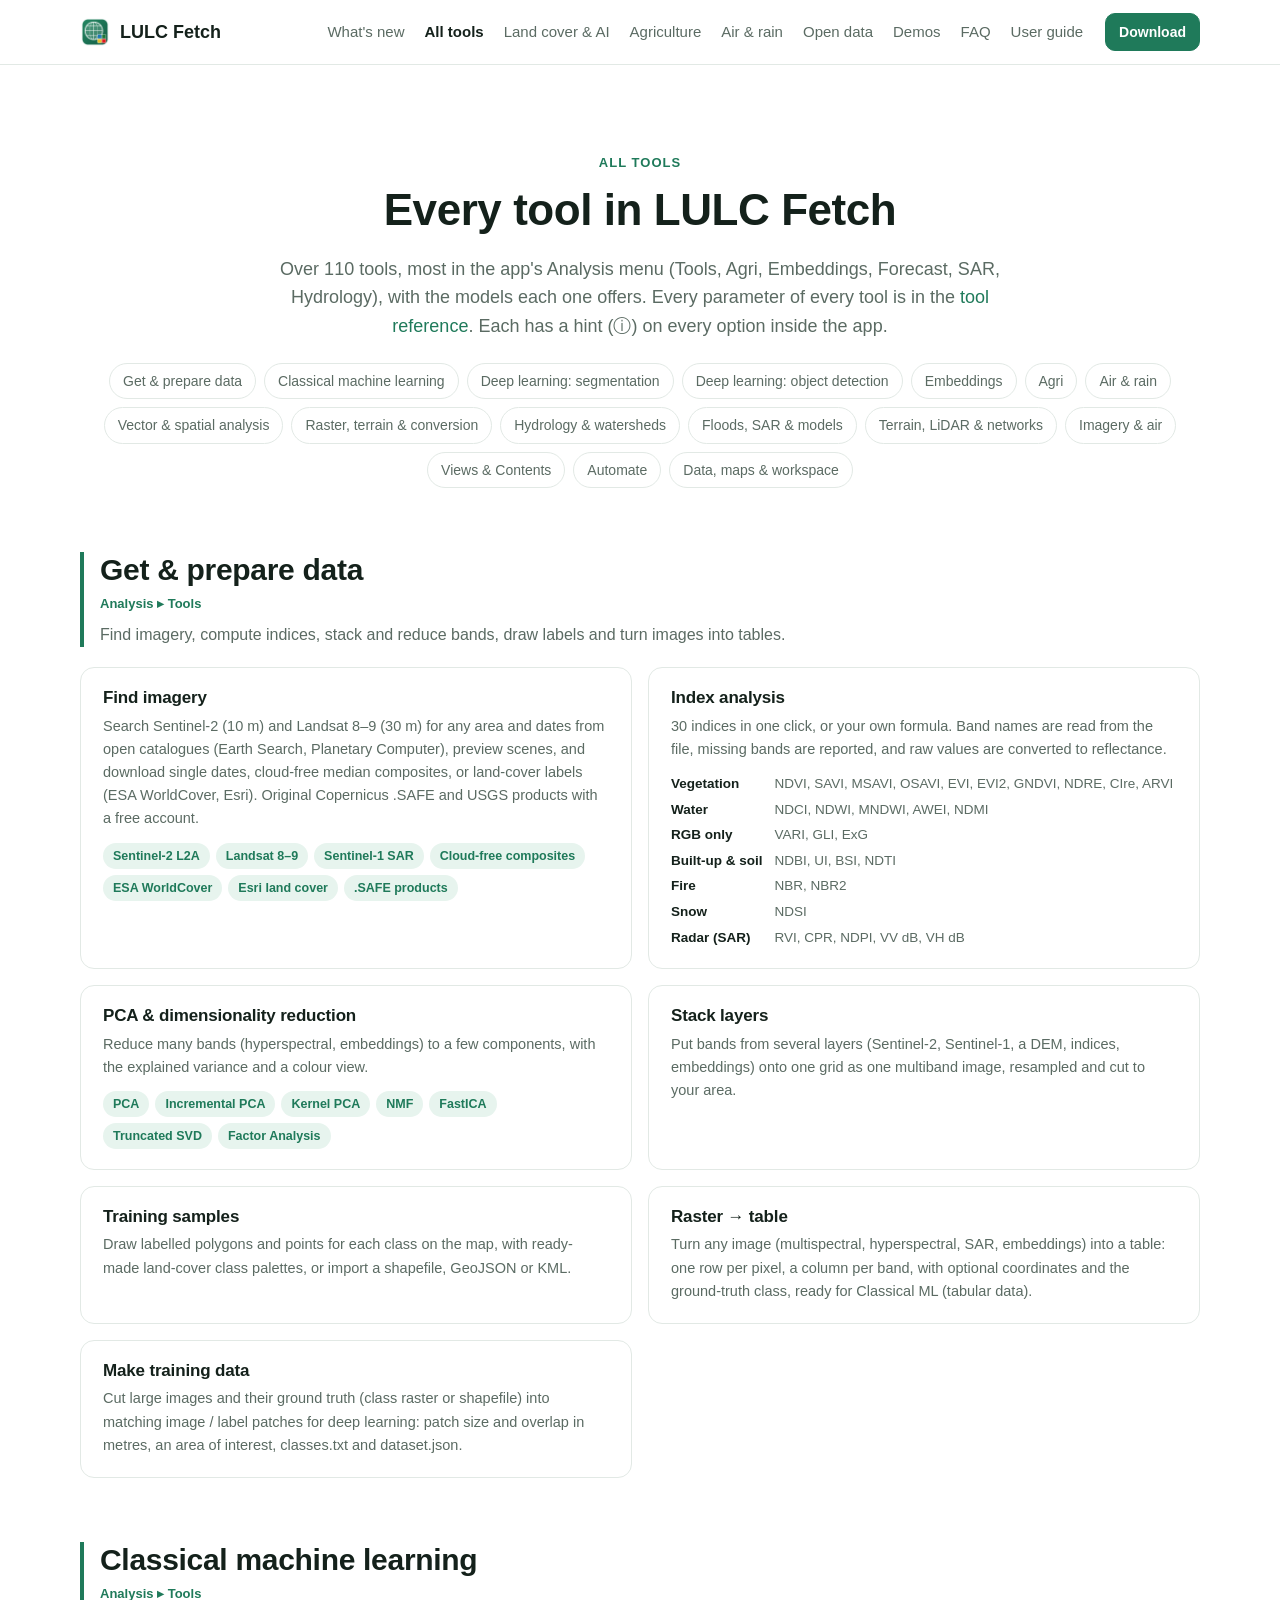
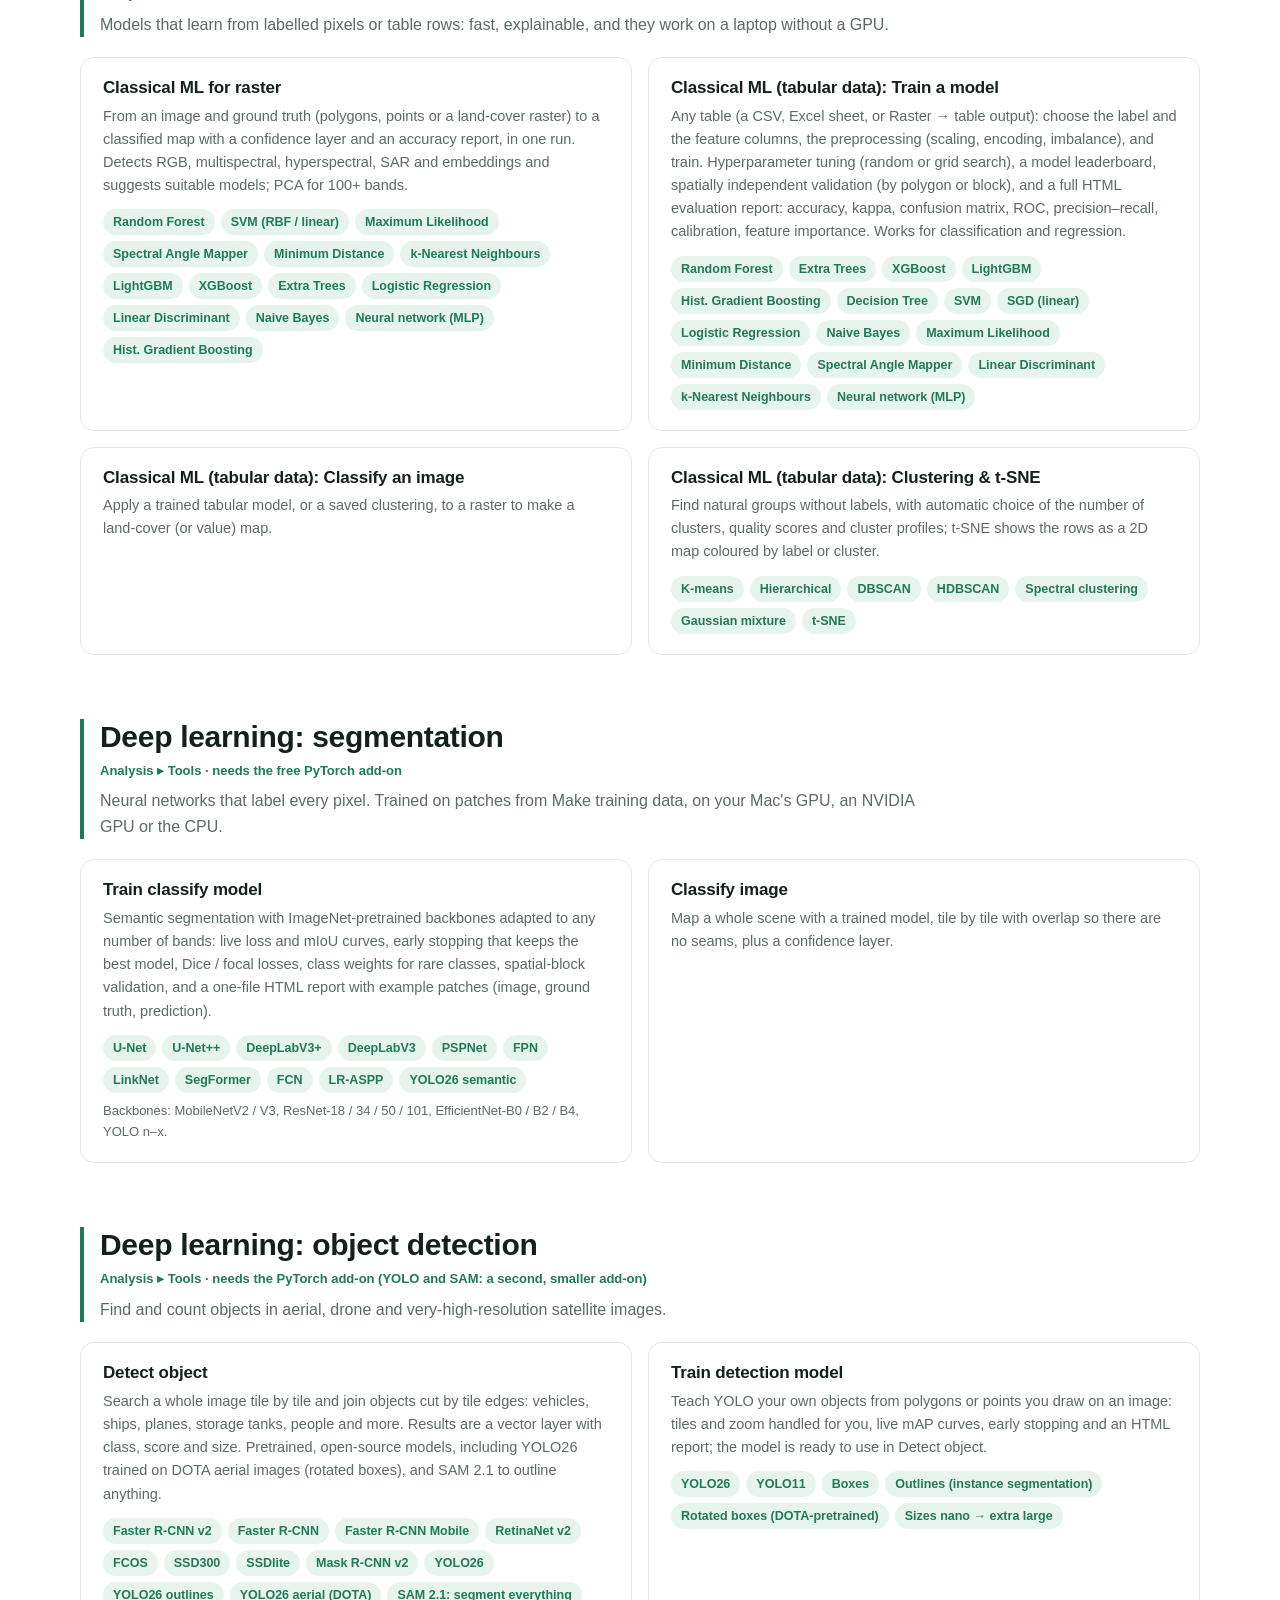
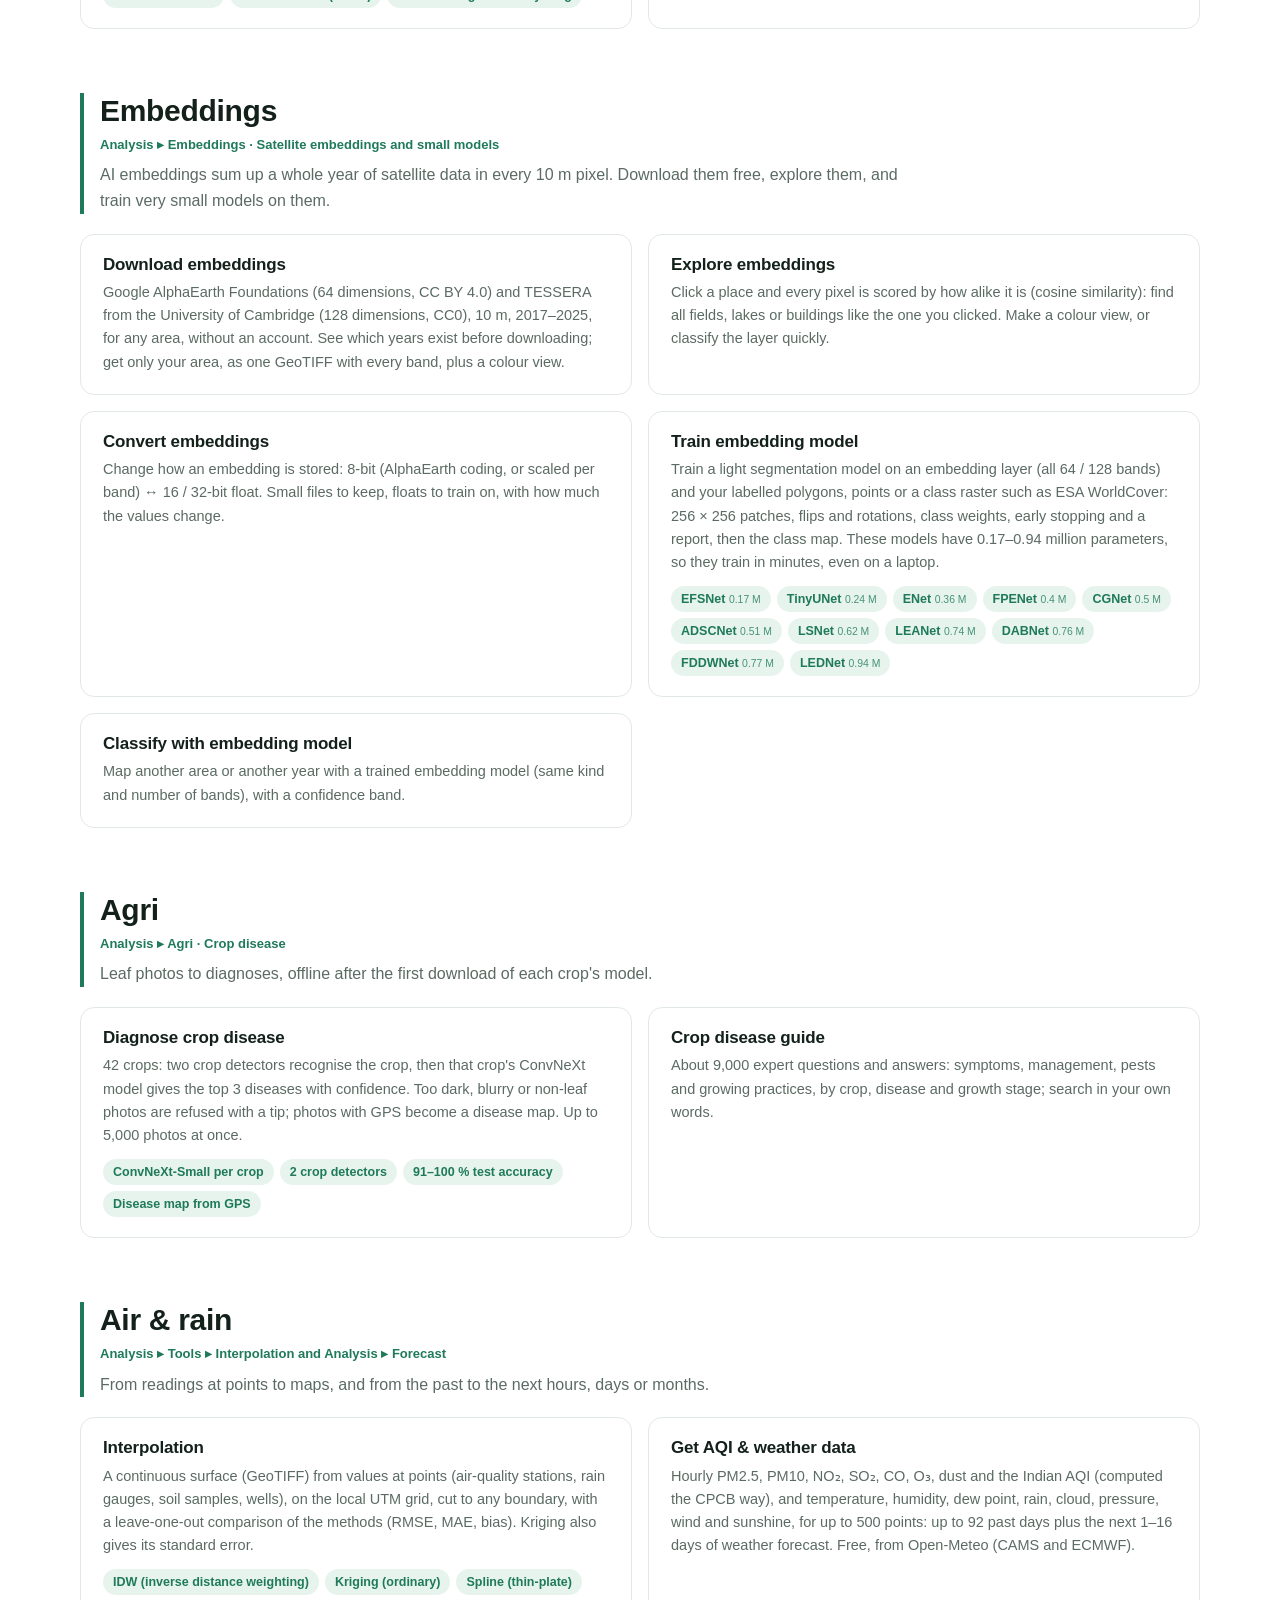
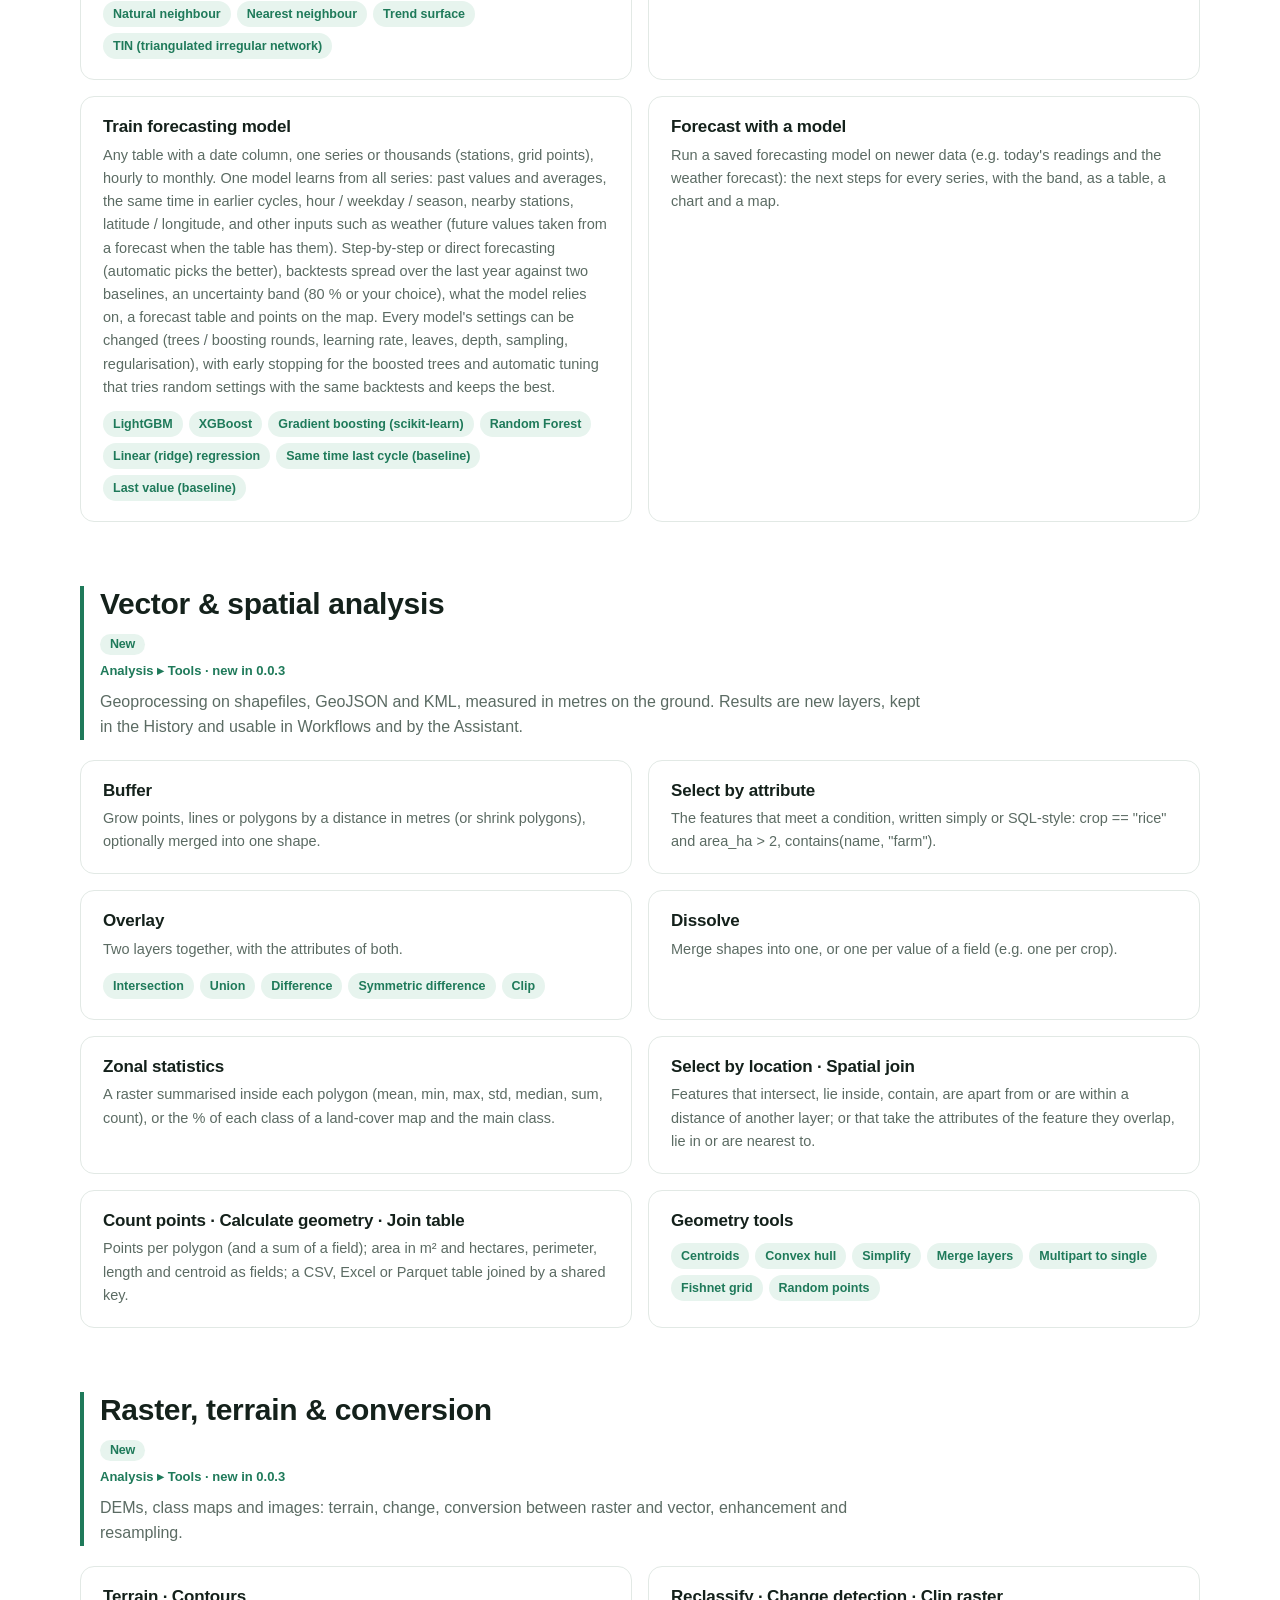
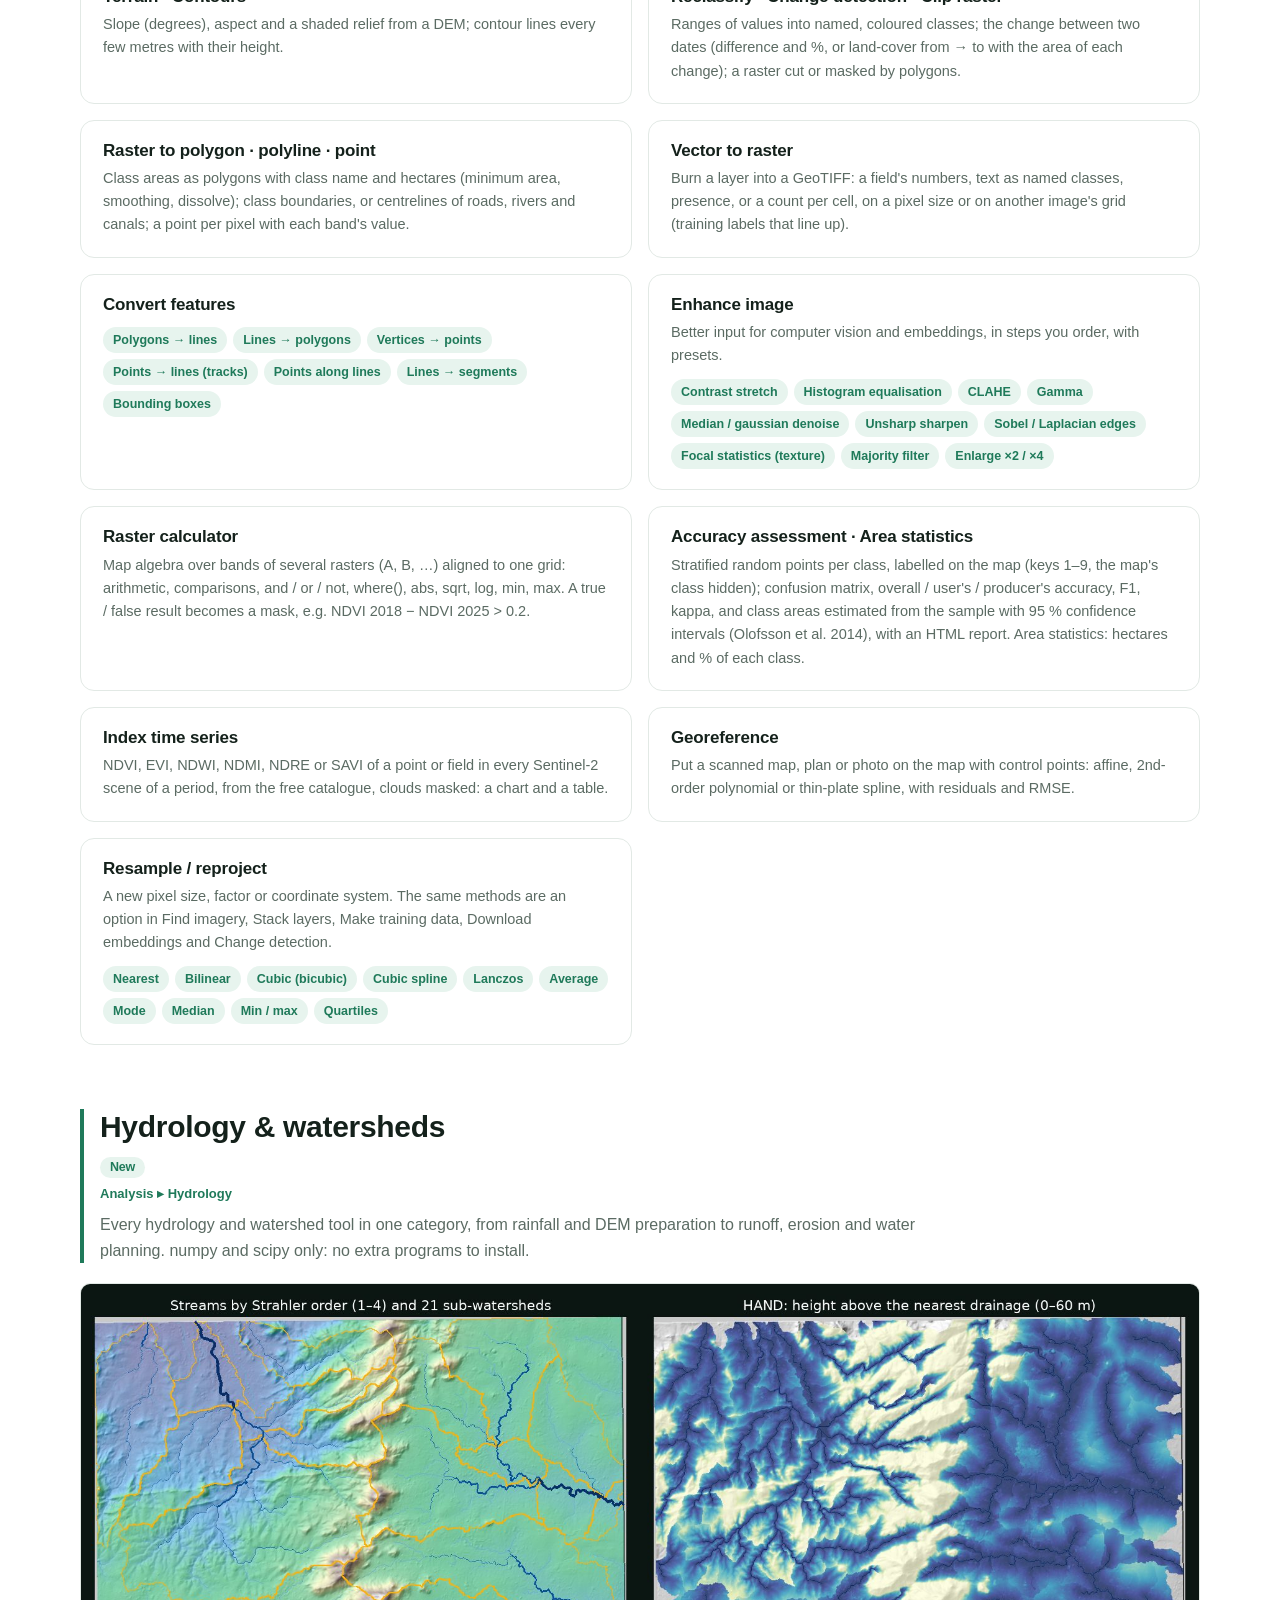
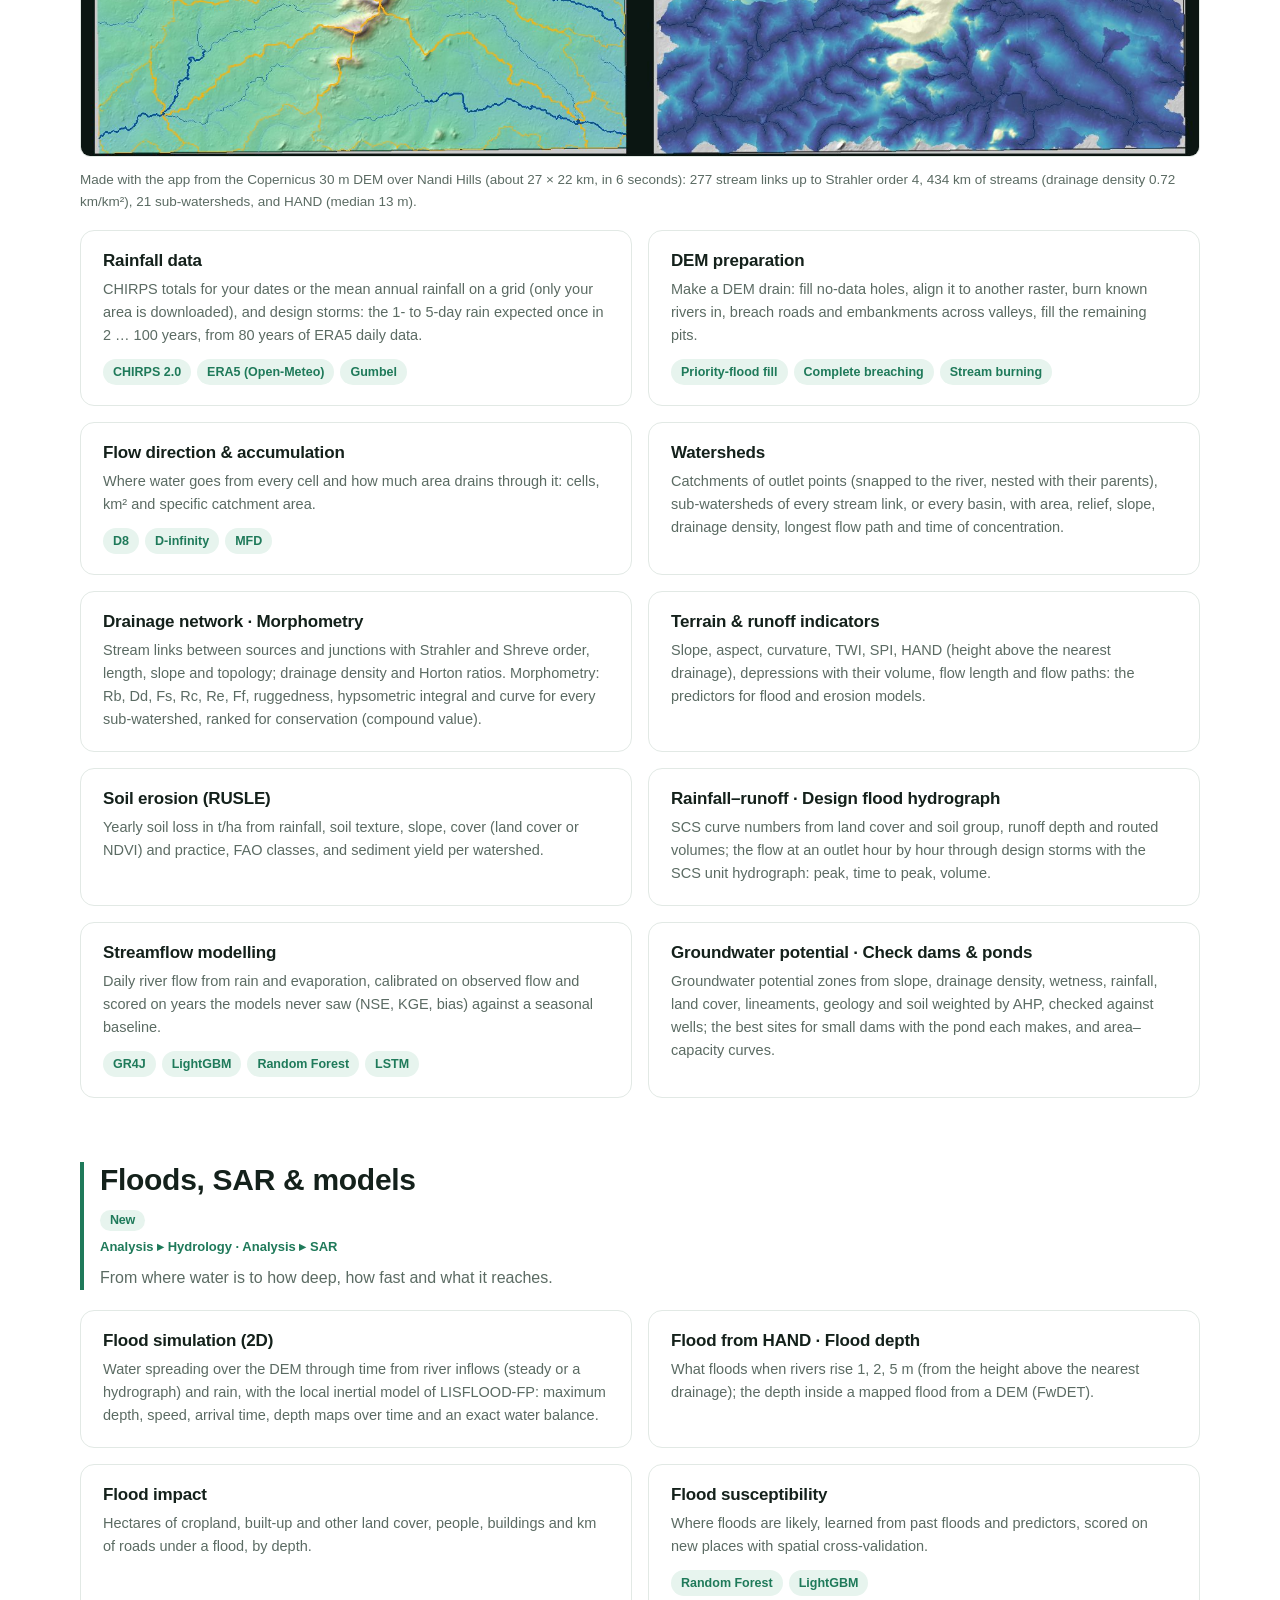
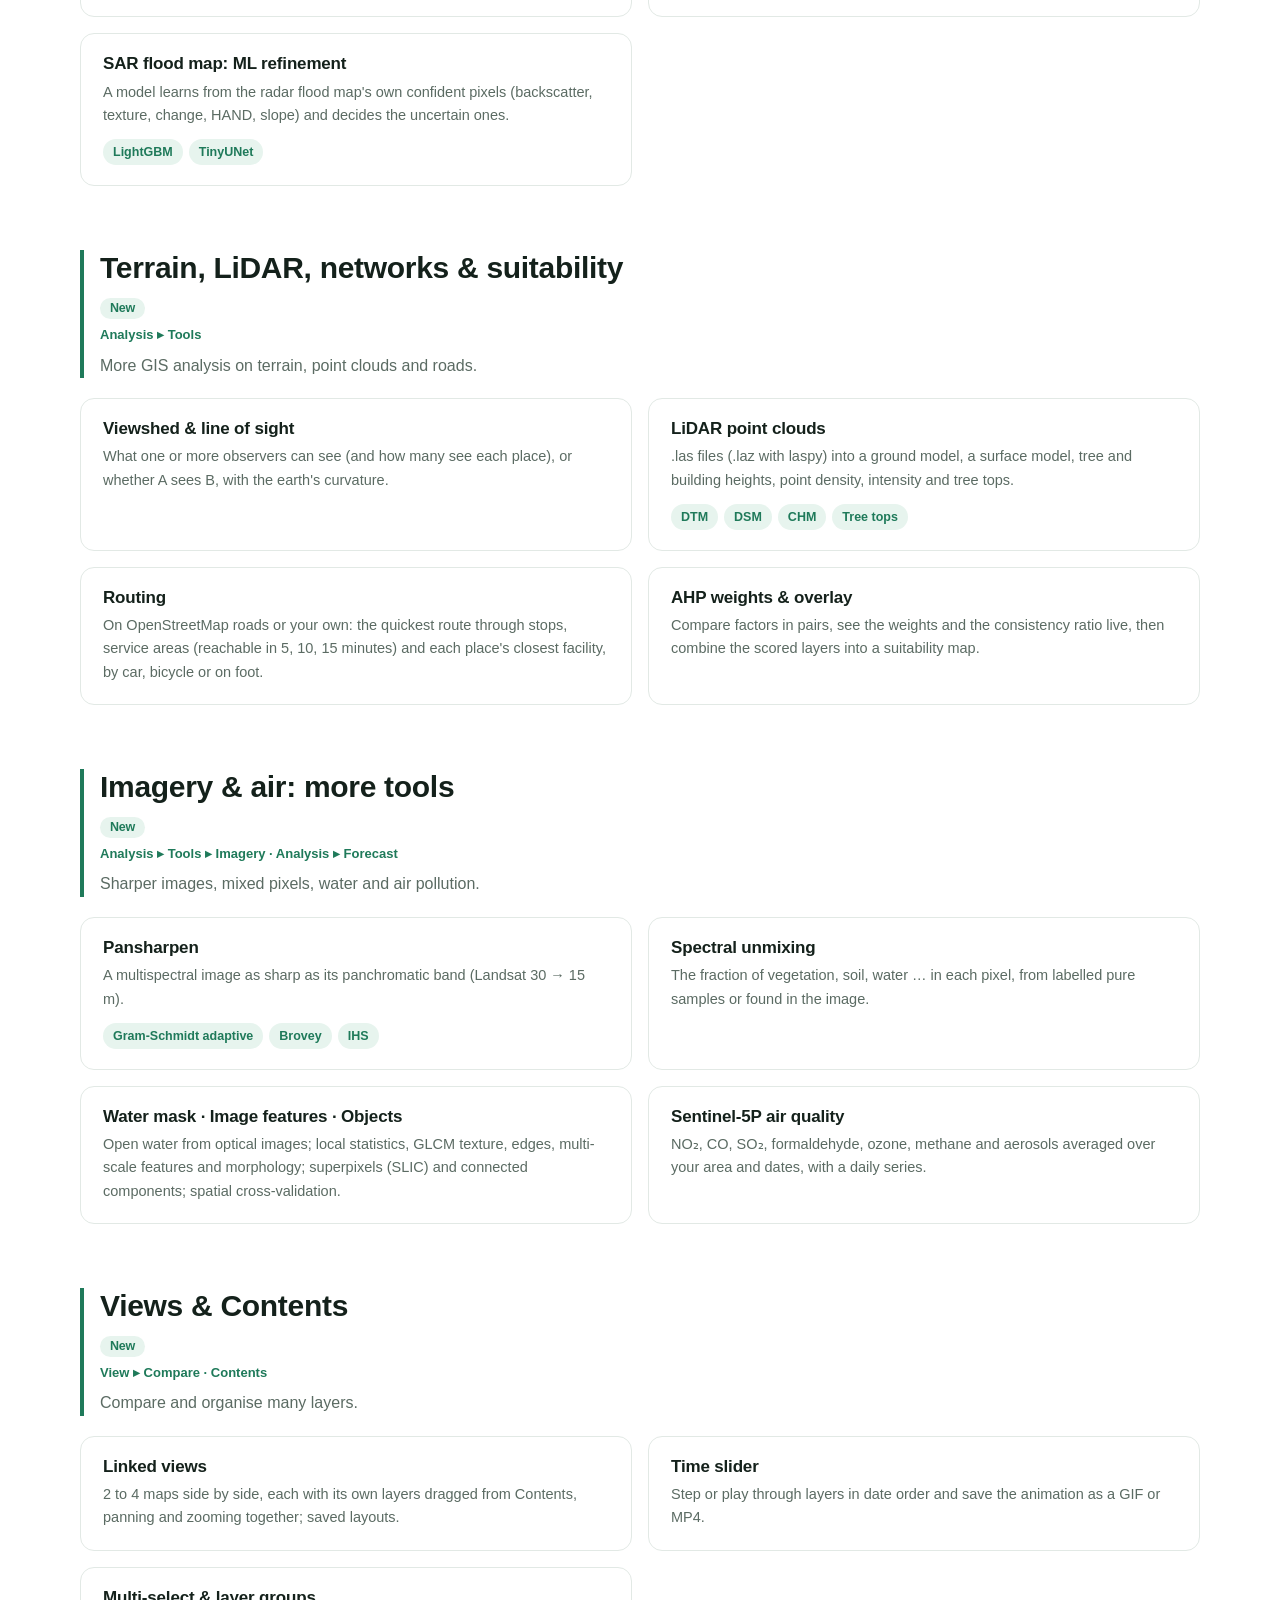
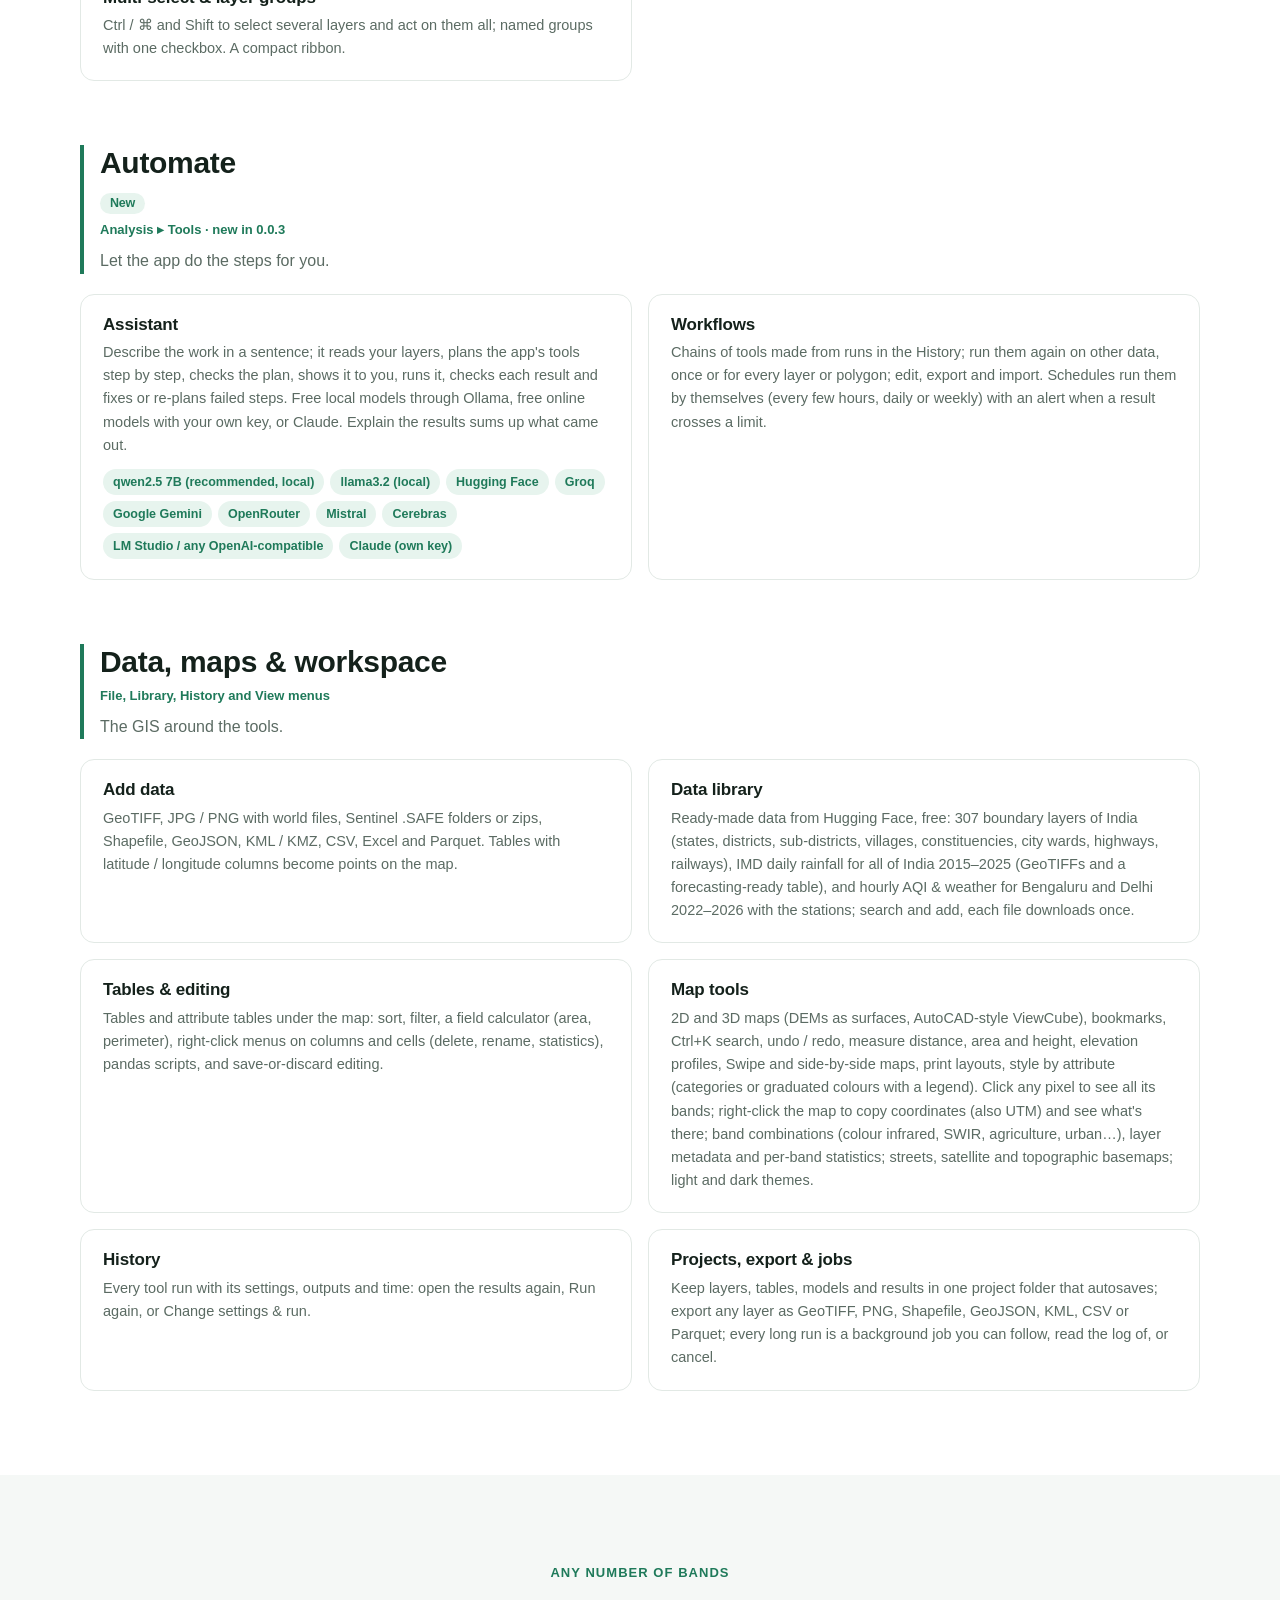
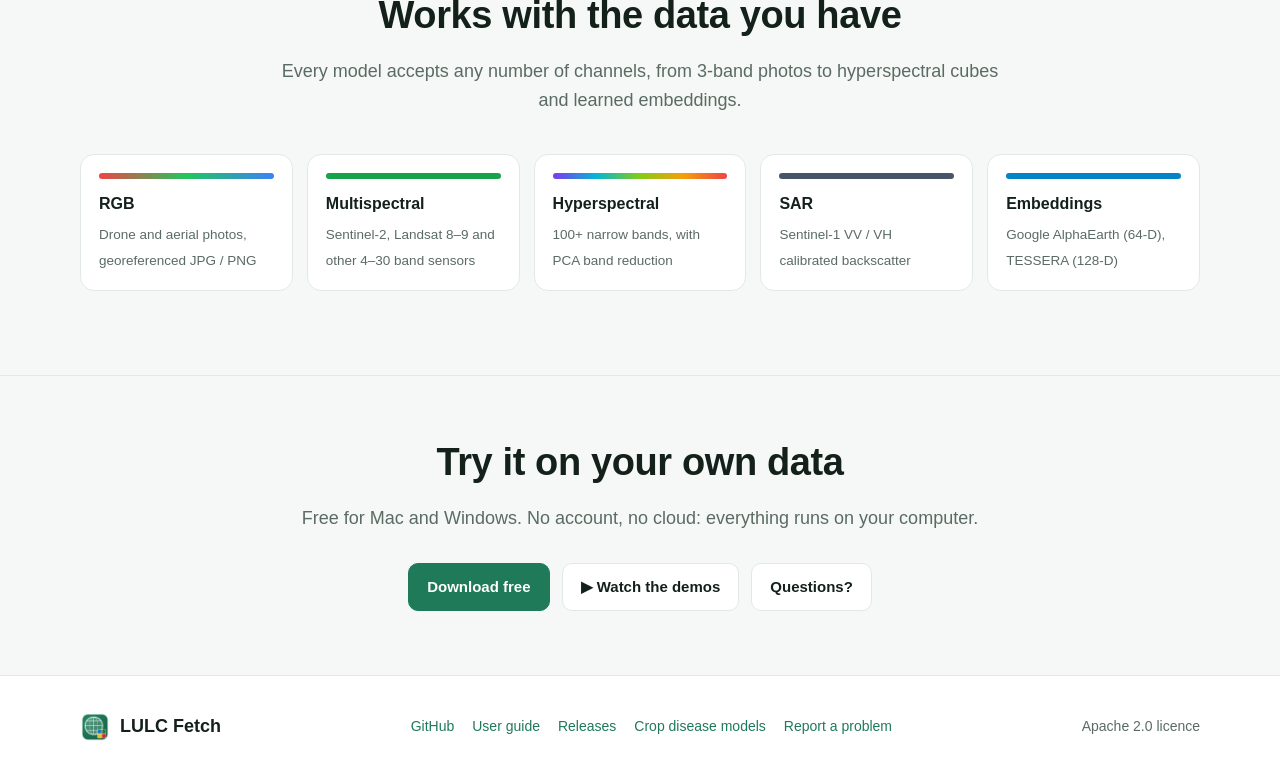
<file: site/tools.html>
<!doctype html>
<html lang="en">
<head>
<meta charset="utf-8">
<meta name="viewport" content="width=device-width, initial-scale=1">
<title>All tools · LULC Fetch</title>
<meta name="description" content="Every tool in LULC Fetch with its models: imagery, indices, PCA, classical ML for rasters and tables, deep-learning segmentation and object detection, embeddings with light models, crop disease, interpolation and forecasting.">
<meta property="og:title" content="All tools · LULC Fetch">
<meta property="og:description" content="Everything LULC Fetch does: imagery search, indices, PCA, classical and deep-learning models, object detection, embeddings, crop disease diagnosis, interpolation, forecasting, tables and export.">
<meta property="og:image" content="assets/hero.jpg">
<meta property="og:type" content="website">
<link rel="icon" href="assets/favicon.png">
<link rel="stylesheet" href="assets/site.css">
</head>
<body>

<nav id="top">
  <div class="wrap">
    <a class="brand" href="index.html"><img src="assets/icon.png" alt="">LULC Fetch</a>
    <div class="links" id="nav-links">
      <a href="gis.html">What's new</a><a href="tools.html" class="on" aria-current="page">All tools</a><a href="mapping.html">Land cover &amp; AI</a><a href="agriculture.html">Agriculture</a><a href="air.html">Air &amp; rain</a><a href="data.html">Open data</a><a href="demos.html">Demos</a><a href="faq.html">FAQ</a>
      <a href="https://github.com/agritechixr/lulc-fetch/blob/main/docs/USER_GUIDE.md">User guide</a>
    </div>
    <a class="btn small primary" href="index.html#download">Download</a>
    <button class="menu-toggle" type="button" aria-label="Menu" aria-expanded="false" aria-controls="nav-links"><svg viewBox="0 0 24 24" fill="none" stroke="currentColor" stroke-width="2.2" stroke-linecap="round"><path d="M4 7h16M4 12h16M4 17h16"/></svg></button>
  </div>
</nav>

<section id="tools">
  <div class="wrap">
    <div class="center">
      <span class="eyebrow">All tools</span>
      <h1 class="ptitle">Every tool in LULC Fetch</h1>
      <p class="lead">Over 110 tools, most in the app's Analysis menu (Tools, Agri, Embeddings, Forecast, SAR, Hydrology), with the models each one offers. Every parameter of every tool is in the <a href="https://github.com/agritechixr/lulc-fetch/blob/main/docs/TOOL_REFERENCE.md">tool reference</a>. Each has a hint (ⓘ) on every option inside the app.</p>
      <div class="jump"><a href="#prep">Get &amp; prepare data</a><a href="#classical">Classical machine learning</a><a href="#segmentation">Deep learning: segmentation</a><a href="#detection">Deep learning: object detection</a><a href="#embeddings">Embeddings</a><a href="#agri">Agri</a><a href="#air">Air &amp; rain</a><a href="#gis">Vector &amp; spatial analysis</a><a href="#raster">Raster, terrain &amp; conversion</a><a href="#hydrology">Hydrology &amp; watersheds</a><a href="#floods">Floods, SAR &amp; models</a><a href="#terrain-net">Terrain, LiDAR &amp; networks</a><a href="#imagery-new">Imagery &amp; air</a><a href="#views">Views &amp; Contents</a><a href="#automate">Automate</a><a href="#workspace">Data, maps &amp; workspace</a></div>
    </div>
    <div class="tgroup" id="prep">
      <div class="thead"><h2>Get &amp; prepare data</h2><span class="where">Analysis ▸ Tools</span><p>Find imagery, compute indices, stack and reduce bands, draw labels and turn images into tables.</p></div>
      <div class="tgrid">
      <div class="tcard"><h3>Find imagery</h3><p>Search Sentinel-2 (10 m) and Landsat 8–9 (30 m) for any area and dates from open catalogues (Earth Search, Planetary Computer), preview scenes, and download single dates, cloud-free median composites, or land-cover labels (ESA WorldCover, Esri). Original Copernicus .SAFE and USGS products with a free account.</p><div class="mchips"><span>Sentinel-2 L2A</span><span>Landsat 8–9</span><span>Sentinel-1 SAR</span><span>Cloud-free composites</span><span>ESA WorldCover</span><span>Esri land cover</span><span>.SAFE products</span></div></div>
      <div class="tcard"><h3>Index analysis</h3><p>30 indices in one click, or your own formula. Band names are read from the file, missing bands are reported, and raw values are converted to reflectance.</p><dl><dt>Vegetation</dt><dd>NDVI, SAVI, MSAVI, OSAVI, EVI, EVI2, GNDVI, NDRE, CIre, ARVI</dd><dt>Water</dt><dd>NDCI, NDWI, MNDWI, AWEI, NDMI</dd><dt>RGB only</dt><dd>VARI, GLI, ExG</dd><dt>Built-up &amp; soil</dt><dd>NDBI, UI, BSI, NDTI</dd><dt>Fire</dt><dd>NBR, NBR2</dd><dt>Snow</dt><dd>NDSI</dd><dt>Radar (SAR)</dt><dd>RVI, CPR, NDPI, VV dB, VH dB</dd></dl></div>
      <div class="tcard"><h3>PCA &amp; dimensionality reduction</h3><p>Reduce many bands (hyperspectral, embeddings) to a few components, with the explained variance and a colour view.</p><div class="mchips"><span>PCA</span><span>Incremental PCA</span><span>Kernel PCA</span><span>NMF</span><span>FastICA</span><span>Truncated SVD</span><span>Factor Analysis</span></div></div>
      <div class="tcard"><h3>Stack layers</h3><p>Put bands from several layers (Sentinel-2, Sentinel-1, a DEM, indices, embeddings) onto one grid as one multiband image, resampled and cut to your area.</p></div>
      <div class="tcard"><h3>Training samples</h3><p>Draw labelled polygons and points for each class on the map, with ready-made land-cover class palettes, or import a shapefile, GeoJSON or KML.</p></div>
      <div class="tcard"><h3>Raster → table</h3><p>Turn any image (multispectral, hyperspectral, SAR, embeddings) into a table: one row per pixel, a column per band, with optional coordinates and the ground-truth class, ready for Classical ML (tabular data).</p></div>
      <div class="tcard"><h3>Make training data</h3><p>Cut large images and their ground truth (class raster or shapefile) into matching image / label patches for deep learning: patch size and overlap in metres, an area of interest, classes.txt and dataset.json.</p></div>
      </div>
    </div>
    <div class="tgroup" id="classical">
      <div class="thead"><h2>Classical machine learning</h2><span class="where">Analysis ▸ Tools</span><p>Models that learn from labelled pixels or table rows: fast, explainable, and they work on a laptop without a GPU.</p></div>
      <div class="tgrid">
      <div class="tcard"><h3>Classical ML for raster</h3><p>From an image and ground truth (polygons, points or a land-cover raster) to a classified map with a confidence layer and an accuracy report, in one run. Detects RGB, multispectral, hyperspectral, SAR and embeddings and suggests suitable models; PCA for 100+ bands.</p><div class="mchips"><span>Random Forest</span><span>SVM (RBF / linear)</span><span>Maximum Likelihood</span><span>Spectral Angle Mapper</span><span>Minimum Distance</span><span>k-Nearest Neighbours</span><span>LightGBM</span><span>XGBoost</span><span>Extra Trees</span><span>Logistic Regression</span><span>Linear Discriminant</span><span>Naive Bayes</span><span>Neural network (MLP)</span><span>Hist. Gradient Boosting</span></div></div>
      <div class="tcard"><h3>Classical ML (tabular data): Train a model</h3><p>Any table (a CSV, Excel sheet, or Raster → table output): choose the label and the feature columns, the preprocessing (scaling, encoding, imbalance), and train. Hyperparameter tuning (random or grid search), a model leaderboard, spatially independent validation (by polygon or block), and a full HTML evaluation report: accuracy, kappa, confusion matrix, ROC, precision–recall, calibration, feature importance. Works for classification and regression.</p><div class="mchips"><span>Random Forest</span><span>Extra Trees</span><span>XGBoost</span><span>LightGBM</span><span>Hist. Gradient Boosting</span><span>Decision Tree</span><span>SVM</span><span>SGD (linear)</span><span>Logistic Regression</span><span>Naive Bayes</span><span>Maximum Likelihood</span><span>Minimum Distance</span><span>Spectral Angle Mapper</span><span>Linear Discriminant</span><span>k-Nearest Neighbours</span><span>Neural network (MLP)</span></div></div>
      <div class="tcard"><h3>Classical ML (tabular data): Classify an image</h3><p>Apply a trained tabular model, or a saved clustering, to a raster to make a land-cover (or value) map.</p></div>
      <div class="tcard"><h3>Classical ML (tabular data): Clustering &amp; t-SNE</h3><p>Find natural groups without labels, with automatic choice of the number of clusters, quality scores and cluster profiles; t-SNE shows the rows as a 2D map coloured by label or cluster.</p><div class="mchips"><span>K-means</span><span>Hierarchical</span><span>DBSCAN</span><span>HDBSCAN</span><span>Spectral clustering</span><span>Gaussian mixture</span><span>t-SNE</span></div></div>
      </div>
    </div>
    <div class="tgroup" id="segmentation">
      <div class="thead"><h2>Deep learning: segmentation</h2><span class="where">Analysis ▸ Tools · needs the free PyTorch add-on</span><p>Neural networks that label every pixel. Trained on patches from Make training data, on your Mac's GPU, an NVIDIA GPU or the CPU.</p></div>
      <div class="tgrid">
      <div class="tcard"><h3>Train classify model</h3><p>Semantic segmentation with ImageNet-pretrained backbones adapted to any number of bands: live loss and mIoU curves, early stopping that keeps the best model, Dice / focal losses, class weights for rare classes, spatial-block validation, and a one-file HTML report with example patches (image, ground truth, prediction).</p><div class="mchips"><span>U-Net</span><span>U-Net++</span><span>DeepLabV3+</span><span>DeepLabV3</span><span>PSPNet</span><span>FPN</span><span>LinkNet</span><span>SegFormer</span><span>FCN</span><span>LR-ASPP</span><span>YOLO26 semantic</span></div><p class="small">Backbones: MobileNetV2 / V3, ResNet-18 / 34 / 50 / 101, EfficientNet-B0 / B2 / B4, YOLO n–x.</p></div>
      <div class="tcard"><h3>Classify image</h3><p>Map a whole scene with a trained model, tile by tile with overlap so there are no seams, plus a confidence layer.</p></div>
      </div>
    </div>
    <div class="tgroup" id="detection">
      <div class="thead"><h2>Deep learning: object detection</h2><span class="where">Analysis ▸ Tools · needs the PyTorch add-on (YOLO and SAM: a second, smaller add-on)</span><p>Find and count objects in aerial, drone and very-high-resolution satellite images.</p></div>
      <div class="tgrid">
      <div class="tcard"><h3>Detect object</h3><p>Search a whole image tile by tile and join objects cut by tile edges: vehicles, ships, planes, storage tanks, people and more. Results are a vector layer with class, score and size. Pretrained, open-source models, including YOLO26 trained on DOTA aerial images (rotated boxes), and SAM 2.1 to outline anything.</p><div class="mchips"><span>Faster R-CNN v2</span><span>Faster R-CNN</span><span>Faster R-CNN Mobile</span><span>RetinaNet v2</span><span>FCOS</span><span>SSD300</span><span>SSDlite</span><span>Mask R-CNN v2</span><span>YOLO26</span><span>YOLO26 outlines</span><span>YOLO26 aerial (DOTA)</span><span>SAM 2.1: segment everything</span></div></div>
      <div class="tcard"><h3>Train detection model</h3><p>Teach YOLO your own objects from polygons or points you draw on an image: tiles and zoom handled for you, live mAP curves, early stopping and an HTML report; the model is ready to use in Detect object.</p><div class="mchips"><span>YOLO26</span><span>YOLO11</span><span>Boxes</span><span>Outlines (instance segmentation)</span><span>Rotated boxes (DOTA-pretrained)</span><span>Sizes nano → extra large</span></div></div>
      </div>
    </div>
    <div class="tgroup" id="embeddings">
      <div class="thead"><h2>Embeddings</h2><span class="where">Analysis ▸ Embeddings · Satellite embeddings and small models</span><p>AI embeddings sum up a whole year of satellite data in every 10 m pixel. Download them free, explore them, and train very small models on them.</p></div>
      <div class="tgrid">
      <div class="tcard"><h3>Download embeddings</h3><p>Google AlphaEarth Foundations (64 dimensions, CC BY 4.0) and TESSERA from the University of Cambridge (128 dimensions, CC0), 10 m, 2017–2025, for any area, without an account. See which years exist before downloading; get only your area, as one GeoTIFF with every band, plus a colour view.</p></div>
      <div class="tcard"><h3>Explore embeddings</h3><p>Click a place and every pixel is scored by how alike it is (cosine similarity): find all fields, lakes or buildings like the one you clicked. Make a colour view, or classify the layer quickly.</p></div>
      <div class="tcard"><h3>Convert embeddings</h3><p>Change how an embedding is stored: 8-bit (AlphaEarth coding, or scaled per band) ↔ 16 / 32-bit float. Small files to keep, floats to train on, with how much the values change.</p></div>
      <div class="tcard"><h3>Train embedding model</h3><p>Train a light segmentation model on an embedding layer (all 64 / 128 bands) and your labelled polygons, points or a class raster such as ESA WorldCover: 256 × 256 patches, flips and rotations, class weights, early stopping and a report, then the class map. These models have 0.17–0.94 million parameters, so they train in minutes, even on a laptop.</p><div class="mchips"><span>EFSNet <small>0.17 M</small></span><span>TinyUNet <small>0.24 M</small></span><span>ENet <small>0.36 M</small></span><span>FPENet <small>0.4 M</small></span><span>CGNet <small>0.5 M</small></span><span>ADSCNet <small>0.51 M</small></span><span>LSNet <small>0.62 M</small></span><span>LEANet <small>0.74 M</small></span><span>DABNet <small>0.76 M</small></span><span>FDDWNet <small>0.77 M</small></span><span>LEDNet <small>0.94 M</small></span></div></div>
      <div class="tcard"><h3>Classify with embedding model</h3><p>Map another area or another year with a trained embedding model (same kind and number of bands), with a confidence band.</p></div>
      </div>
    </div>
    <div class="tgroup" id="agri">
      <div class="thead"><h2>Agri</h2><span class="where">Analysis ▸ Agri · Crop disease</span><p>Leaf photos to diagnoses, offline after the first download of each crop's model.</p></div>
      <div class="tgrid">
      <div class="tcard"><h3>Diagnose crop disease</h3><p>42 crops: two crop detectors recognise the crop, then that crop's ConvNeXt model gives the top 3 diseases with confidence. Too dark, blurry or non-leaf photos are refused with a tip; photos with GPS become a disease map. Up to 5,000 photos at once.</p><div class="mchips"><span>ConvNeXt-Small per crop</span><span>2 crop detectors</span><span>91–100 % test accuracy</span><span>Disease map from GPS</span></div></div>
      <div class="tcard"><h3>Crop disease guide</h3><p>About 9,000 expert questions and answers: symptoms, management, pests and growing practices, by crop, disease and growth stage; search in your own words.</p></div>
      </div>
    </div>
    <div class="tgroup" id="air">
      <div class="thead"><h2>Air &amp; rain</h2><span class="where">Analysis ▸ Tools ▸ Interpolation and Analysis ▸ Forecast</span><p>From readings at points to maps, and from the past to the next hours, days or months.</p></div>
      <div class="tgrid">
      <div class="tcard"><h3>Interpolation</h3><p>A continuous surface (GeoTIFF) from values at points (air-quality stations, rain gauges, soil samples, wells), on the local UTM grid, cut to any boundary, with a leave-one-out comparison of the methods (RMSE, MAE, bias). Kriging also gives its standard error.</p><div class="mchips"><span>IDW (inverse distance weighting)</span><span>Kriging (ordinary)</span><span>Spline (thin-plate)</span><span>Natural neighbour</span><span>Nearest neighbour</span><span>Trend surface</span><span>TIN (triangulated irregular network)</span></div></div>
      <div class="tcard"><h3>Get AQI &amp; weather data</h3><p>Hourly PM2.5, PM10, NO₂, SO₂, CO, O₃, dust and the Indian AQI (computed the CPCB way), and temperature, humidity, dew point, rain, cloud, pressure, wind and sunshine, for up to 500 points: up to 92 past days plus the next 1–16 days of weather forecast. Free, from Open-Meteo (CAMS and ECMWF).</p></div>
      <div class="tcard"><h3>Train forecasting model</h3><p>Any table with a date column, one series or thousands (stations, grid points), hourly to monthly. One model learns from all series: past values and averages, the same time in earlier cycles, hour / weekday / season, nearby stations, latitude / longitude, and other inputs such as weather (future values taken from a forecast when the table has them). Step-by-step or direct forecasting (automatic picks the better), backtests spread over the last year against two baselines, an uncertainty band (80 % or your choice), what the model relies on, a forecast table and points on the map. Every model's settings can be changed (trees / boosting rounds, learning rate, leaves, depth, sampling, regularisation), with early stopping for the boosted trees and automatic tuning that tries random settings with the same backtests and keeps the best.</p><div class="mchips"><span>LightGBM</span><span>XGBoost</span><span>Gradient boosting (scikit-learn)</span><span>Random Forest</span><span>Linear (ridge) regression</span><span>Same time last cycle (baseline)</span><span>Last value (baseline)</span></div></div>
      <div class="tcard"><h3>Forecast with a model</h3><p>Run a saved forecasting model on newer data (e.g. today's readings and the weather forecast): the next steps for every series, with the band, as a table, a chart and a map.</p></div>
      </div>
    </div>
    <div class="tgroup" id="gis">
      <div class="thead"><h2>Vector &amp; spatial analysis <span class="mchips"><span>New</span></span></h2><span class="where">Analysis ▸ Tools · new in 0.0.3</span><p>Geoprocessing on shapefiles, GeoJSON and KML, measured in metres on the ground. Results are new layers, kept in the History and usable in Workflows and by the Assistant.</p></div>
      <div class="tgrid">
      <div class="tcard"><h3>Buffer</h3><p>Grow points, lines or polygons by a distance in metres (or shrink polygons), optionally merged into one shape.</p></div>
      <div class="tcard"><h3>Select by attribute</h3><p>The features that meet a condition, written simply or SQL-style: crop == "rice" and area_ha &gt; 2, contains(name, "farm").</p></div>
      <div class="tcard"><h3>Overlay</h3><p>Two layers together, with the attributes of both.</p><div class="mchips"><span>Intersection</span><span>Union</span><span>Difference</span><span>Symmetric difference</span><span>Clip</span></div></div>
      <div class="tcard"><h3>Dissolve</h3><p>Merge shapes into one, or one per value of a field (e.g. one per crop).</p></div>
      <div class="tcard"><h3>Zonal statistics</h3><p>A raster summarised inside each polygon (mean, min, max, std, median, sum, count), or the % of each class of a land-cover map and the main class.</p></div>
      <div class="tcard"><h3>Select by location · Spatial join</h3><p>Features that intersect, lie inside, contain, are apart from or are within a distance of another layer; or that take the attributes of the feature they overlap, lie in or are nearest to.</p></div>
      <div class="tcard"><h3>Count points · Calculate geometry · Join table</h3><p>Points per polygon (and a sum of a field); area in m² and hectares, perimeter, length and centroid as fields; a CSV, Excel or Parquet table joined by a shared key.</p></div>
      <div class="tcard"><h3>Geometry tools</h3><div class="mchips"><span>Centroids</span><span>Convex hull</span><span>Simplify</span><span>Merge layers</span><span>Multipart to single</span><span>Fishnet grid</span><span>Random points</span></div></div>
      </div>
    </div>
    <div class="tgroup" id="raster">
      <div class="thead"><h2>Raster, terrain &amp; conversion <span class="mchips"><span>New</span></span></h2><span class="where">Analysis ▸ Tools · new in 0.0.3</span><p>DEMs, class maps and images: terrain, change, conversion between raster and vector, enhancement and resampling.</p></div>
      <div class="tgrid">
      <div class="tcard"><h3>Terrain · Contours</h3><p>Slope (degrees), aspect and a shaded relief from a DEM; contour lines every few metres with their height.</p></div>
      <div class="tcard"><h3>Reclassify · Change detection · Clip raster</h3><p>Ranges of values into named, coloured classes; the change between two dates (difference and %, or land-cover from → to with the area of each change); a raster cut or masked by polygons.</p></div>
      <div class="tcard"><h3>Raster to polygon · polyline · point</h3><p>Class areas as polygons with class name and hectares (minimum area, smoothing, dissolve); class boundaries, or centrelines of roads, rivers and canals; a point per pixel with each band's value.</p></div>
      <div class="tcard"><h3>Vector to raster</h3><p>Burn a layer into a GeoTIFF: a field's numbers, text as named classes, presence, or a count per cell, on a pixel size or on another image's grid (training labels that line up).</p></div>
      <div class="tcard"><h3>Convert features</h3><div class="mchips"><span>Polygons → lines</span><span>Lines → polygons</span><span>Vertices → points</span><span>Points → lines (tracks)</span><span>Points along lines</span><span>Lines → segments</span><span>Bounding boxes</span></div></div>
      <div class="tcard"><h3>Enhance image</h3><p>Better input for computer vision and embeddings, in steps you order, with presets.</p><div class="mchips"><span>Contrast stretch</span><span>Histogram equalisation</span><span>CLAHE</span><span>Gamma</span><span>Median / gaussian denoise</span><span>Unsharp sharpen</span><span>Sobel / Laplacian edges</span><span>Focal statistics (texture)</span><span>Majority filter</span><span>Enlarge ×2 / ×4</span></div></div>
      <div class="tcard"><h3>Raster calculator</h3><p>Map algebra over bands of several rasters (A, B, …) aligned to one grid: arithmetic, comparisons, and / or / not, where(), abs, sqrt, log, min, max. A true / false result becomes a mask, e.g. NDVI 2018 − NDVI 2025 &gt; 0.2.</p></div>
      <div class="tcard"><h3>Accuracy assessment · Area statistics</h3><p>Stratified random points per class, labelled on the map (keys 1–9, the map's class hidden); confusion matrix, overall / user's / producer's accuracy, F1, kappa, and class areas estimated from the sample with 95 % confidence intervals (Olofsson et al. 2014), with an HTML report. Area statistics: hectares and % of each class.</p></div>
      <div class="tcard"><h3>Index time series</h3><p>NDVI, EVI, NDWI, NDMI, NDRE or SAVI of a point or field in every Sentinel-2 scene of a period, from the free catalogue, clouds masked: a chart and a table.</p></div>
      <div class="tcard"><h3>Georeference</h3><p>Put a scanned map, plan or photo on the map with control points: affine, 2nd-order polynomial or thin-plate spline, with residuals and RMSE.</p></div>
      <div class="tcard"><h3>Resample / reproject</h3><p>A new pixel size, factor or coordinate system. The same methods are an option in Find imagery, Stack layers, Make training data, Download embeddings and Change detection.</p><div class="mchips"><span>Nearest</span><span>Bilinear</span><span>Cubic (bicubic)</span><span>Cubic spline</span><span>Lanczos</span><span>Average</span><span>Mode</span><span>Median</span><span>Min / max</span><span>Quartiles</span></div></div>
      </div>
    </div>
    <div class="tgroup" id="hydrology">
      <div class="thead"><h2>Hydrology &amp; watersheds <span class="mchips"><span>New</span></span></h2><span class="where">Analysis ▸ Hydrology</span><p>Every hydrology and watershed tool in one category, from rainfall and DEM preparation to runoff, erosion and water planning. numpy and scipy only: no extra programs to install.</p></div>
      <figure style="margin:0 0 18px"><img src="assets/hydrology.jpg" alt="Streams by Strahler order, 21 sub-watersheds and HAND from the Copernicus 30 m DEM over Nandi Hills" width="1800" height="760" loading="lazy" style="width:100%;height:auto;border-radius:10px;border:1px solid var(--border)"><figcaption class="cta-note">Made with the app from the Copernicus 30 m DEM over Nandi Hills (about 27 × 22 km, in 6 seconds): 277 stream links up to Strahler order 4, 434 km of streams (drainage density 0.72 km/km²), 21 sub-watersheds, and HAND (median 13 m).</figcaption></figure>
      <div class="tgrid">
      <div class="tcard"><h3>Rainfall data</h3><p>CHIRPS totals for your dates or the mean annual rainfall on a grid (only your area is downloaded), and design storms: the 1- to 5-day rain expected once in 2 … 100 years, from 80 years of ERA5 daily data.</p><div class="mchips"><span>CHIRPS 2.0</span><span>ERA5 (Open-Meteo)</span><span>Gumbel</span></div></div>
      <div class="tcard"><h3>DEM preparation</h3><p>Make a DEM drain: fill no-data holes, align it to another raster, burn known rivers in, breach roads and embankments across valleys, fill the remaining pits.</p><div class="mchips"><span>Priority-flood fill</span><span>Complete breaching</span><span>Stream burning</span></div></div>
      <div class="tcard"><h3>Flow direction &amp; accumulation</h3><p>Where water goes from every cell and how much area drains through it: cells, km² and specific catchment area.</p><div class="mchips"><span>D8</span><span>D-infinity</span><span>MFD</span></div></div>
      <div class="tcard"><h3>Watersheds</h3><p>Catchments of outlet points (snapped to the river, nested with their parents), sub-watersheds of every stream link, or every basin, with area, relief, slope, drainage density, longest flow path and time of concentration.</p></div>
      <div class="tcard"><h3>Drainage network · Morphometry</h3><p>Stream links between sources and junctions with Strahler and Shreve order, length, slope and topology; drainage density and Horton ratios. Morphometry: Rb, Dd, Fs, Rc, Re, Ff, ruggedness, hypsometric integral and curve for every sub-watershed, ranked for conservation (compound value).</p></div>
      <div class="tcard"><h3>Terrain &amp; runoff indicators</h3><p>Slope, aspect, curvature, TWI, SPI, HAND (height above the nearest drainage), depressions with their volume, flow length and flow paths: the predictors for flood and erosion models.</p></div>
      <div class="tcard"><h3>Soil erosion (RUSLE)</h3><p>Yearly soil loss in t/ha from rainfall, soil texture, slope, cover (land cover or NDVI) and practice, FAO classes, and sediment yield per watershed.</p></div>
      <div class="tcard"><h3>Rainfall–runoff · Design flood hydrograph</h3><p>SCS curve numbers from land cover and soil group, runoff depth and routed volumes; the flow at an outlet hour by hour through design storms with the SCS unit hydrograph: peak, time to peak, volume.</p></div>
      <div class="tcard"><h3>Streamflow modelling</h3><p>Daily river flow from rain and evaporation, calibrated on observed flow and scored on years the models never saw (NSE, KGE, bias) against a seasonal baseline.</p><div class="mchips"><span>GR4J</span><span>LightGBM</span><span>Random Forest</span><span>LSTM</span></div></div>
      <div class="tcard"><h3>Groundwater potential · Check dams &amp; ponds</h3><p>Groundwater potential zones from slope, drainage density, wetness, rainfall, land cover, lineaments, geology and soil weighted by AHP, checked against wells; the best sites for small dams with the pond each makes, and area–capacity curves.</p></div>
      </div>
    </div>
    <div class="tgroup" id="floods">
      <div class="thead"><h2>Floods, SAR &amp; models <span class="mchips"><span>New</span></span></h2><span class="where">Analysis ▸ Hydrology · Analysis ▸ SAR</span><p>From where water is to how deep, how fast and what it reaches.</p></div>
      <div class="tgrid">
      <div class="tcard"><h3>Flood simulation (2D)</h3><p>Water spreading over the DEM through time from river inflows (steady or a hydrograph) and rain, with the local inertial model of LISFLOOD-FP: maximum depth, speed, arrival time, depth maps over time and an exact water balance.</p></div>
      <div class="tcard"><h3>Flood from HAND · Flood depth</h3><p>What floods when rivers rise 1, 2, 5 m (from the height above the nearest drainage); the depth inside a mapped flood from a DEM (FwDET).</p></div>
      <div class="tcard"><h3>Flood impact</h3><p>Hectares of cropland, built-up and other land cover, people, buildings and km of roads under a flood, by depth.</p></div>
      <div class="tcard"><h3>Flood susceptibility</h3><p>Where floods are likely, learned from past floods and predictors, scored on new places with spatial cross-validation.</p><div class="mchips"><span>Random Forest</span><span>LightGBM</span></div></div>
      <div class="tcard"><h3>SAR flood map: ML refinement</h3><p>A model learns from the radar flood map's own confident pixels (backscatter, texture, change, HAND, slope) and decides the uncertain ones.</p><div class="mchips"><span>LightGBM</span><span>TinyUNet</span></div></div>
      </div>
    </div>
    <div class="tgroup" id="terrain-net">
      <div class="thead"><h2>Terrain, LiDAR, networks &amp; suitability <span class="mchips"><span>New</span></span></h2><span class="where">Analysis ▸ Tools</span><p>More GIS analysis on terrain, point clouds and roads.</p></div>
      <div class="tgrid">
      <div class="tcard"><h3>Viewshed &amp; line of sight</h3><p>What one or more observers can see (and how many see each place), or whether A sees B, with the earth's curvature.</p></div>
      <div class="tcard"><h3>LiDAR point clouds</h3><p>.las files (.laz with laspy) into a ground model, a surface model, tree and building heights, point density, intensity and tree tops.</p><div class="mchips"><span>DTM</span><span>DSM</span><span>CHM</span><span>Tree tops</span></div></div>
      <div class="tcard"><h3>Routing</h3><p>On OpenStreetMap roads or your own: the quickest route through stops, service areas (reachable in 5, 10, 15 minutes) and each place's closest facility, by car, bicycle or on foot.</p></div>
      <div class="tcard"><h3>AHP weights &amp; overlay</h3><p>Compare factors in pairs, see the weights and the consistency ratio live, then combine the scored layers into a suitability map.</p></div>
      </div>
    </div>
    <div class="tgroup" id="imagery-new">
      <div class="thead"><h2>Imagery &amp; air: more tools <span class="mchips"><span>New</span></span></h2><span class="where">Analysis ▸ Tools ▸ Imagery · Analysis ▸ Forecast</span><p>Sharper images, mixed pixels, water and air pollution.</p></div>
      <div class="tgrid">
      <div class="tcard"><h3>Pansharpen</h3><p>A multispectral image as sharp as its panchromatic band (Landsat 30 → 15 m).</p><div class="mchips"><span>Gram-Schmidt adaptive</span><span>Brovey</span><span>IHS</span></div></div>
      <div class="tcard"><h3>Spectral unmixing</h3><p>The fraction of vegetation, soil, water … in each pixel, from labelled pure samples or found in the image.</p></div>
      <div class="tcard"><h3>Water mask · Image features · Objects</h3><p>Open water from optical images; local statistics, GLCM texture, edges, multi-scale features and morphology; superpixels (SLIC) and connected components; spatial cross-validation.</p></div>
      <div class="tcard"><h3>Sentinel-5P air quality</h3><p>NO₂, CO, SO₂, formaldehyde, ozone, methane and aerosols averaged over your area and dates, with a daily series.</p></div>
      </div>
    </div>
    <div class="tgroup" id="views">
      <div class="thead"><h2>Views &amp; Contents <span class="mchips"><span>New</span></span></h2><span class="where">View ▸ Compare · Contents</span><p>Compare and organise many layers.</p></div>
      <div class="tgrid">
      <div class="tcard"><h3>Linked views</h3><p>2 to 4 maps side by side, each with its own layers dragged from Contents, panning and zooming together; saved layouts.</p></div>
      <div class="tcard"><h3>Time slider</h3><p>Step or play through layers in date order and save the animation as a GIF or MP4.</p></div>
      <div class="tcard"><h3>Multi-select &amp; layer groups</h3><p>Ctrl / ⌘ and Shift to select several layers and act on them all; named groups with one checkbox. A compact ribbon.</p></div>
      </div>
    </div>
    <div class="tgroup" id="automate">
      <div class="thead"><h2>Automate <span class="mchips"><span>New</span></span></h2><span class="where">Analysis ▸ Tools · new in 0.0.3</span><p>Let the app do the steps for you.</p></div>
      <div class="tgrid">
      <div class="tcard"><h3>Assistant</h3><p>Describe the work in a sentence; it reads your layers, plans the app's tools step by step, checks the plan, shows it to you, runs it, checks each result and fixes or re-plans failed steps. Free local models through Ollama, free online models with your own key, or Claude. Explain the results sums up what came out.</p><div class="mchips"><span>qwen2.5 7B (recommended, local)</span><span>llama3.2 (local)</span><span>Hugging Face</span><span>Groq</span><span>Google Gemini</span><span>OpenRouter</span><span>Mistral</span><span>Cerebras</span><span>LM Studio / any OpenAI-compatible</span><span>Claude (own key)</span></div></div>
      <div class="tcard"><h3>Workflows</h3><p>Chains of tools made from runs in the History; run them again on other data, once or for every layer or polygon; edit, export and import. Schedules run them by themselves (every few hours, daily or weekly) with an alert when a result crosses a limit.</p></div>
      </div>
    </div>
    <div class="tgroup" id="workspace">
      <div class="thead"><h2>Data, maps &amp; workspace</h2><span class="where">File, Library, History and View menus</span><p>The GIS around the tools.</p></div>
      <div class="tgrid">
      <div class="tcard"><h3>Add data</h3><p>GeoTIFF, JPG / PNG with world files, Sentinel .SAFE folders or zips, Shapefile, GeoJSON, KML / KMZ, CSV, Excel and Parquet. Tables with latitude / longitude columns become points on the map.</p></div>
      <div class="tcard"><h3>Data library</h3><p>Ready-made data from Hugging Face, free: 307 boundary layers of India (states, districts, sub-districts, villages, constituencies, city wards, highways, railways), IMD daily rainfall for all of India 2015–2025 (GeoTIFFs and a forecasting-ready table), and hourly AQI &amp; weather for Bengaluru and Delhi 2022–2026 with the stations; search and add, each file downloads once.</p></div>
      <div class="tcard"><h3>Tables &amp; editing</h3><p>Tables and attribute tables under the map: sort, filter, a field calculator (area, perimeter), right-click menus on columns and cells (delete, rename, statistics), pandas scripts, and save-or-discard editing.</p></div>
      <div class="tcard"><h3>Map tools</h3><p>2D and 3D maps (DEMs as surfaces, AutoCAD-style ViewCube), bookmarks, Ctrl+K search, undo / redo, measure distance, area and height, elevation profiles, Swipe and side-by-side maps, print layouts, style by attribute (categories or graduated colours with a legend). Click any pixel to see all its bands; right-click the map to copy coordinates (also UTM) and see what's there; band combinations (colour infrared, SWIR, agriculture, urban…), layer metadata and per-band statistics; streets, satellite and topographic basemaps; light and dark themes.</p></div>
      <div class="tcard"><h3>History</h3><p>Every tool run with its settings, outputs and time: open the results again, Run again, or Change settings &amp; run.</p></div>
      <div class="tcard"><h3>Projects, export &amp; jobs</h3><p>Keep layers, tables, models and results in one project folder that autosaves; export any layer as GeoTIFF, PNG, Shapefile, GeoJSON, KML, CSV or Parquet; every long run is a background job you can follow, read the log of, or cancel.</p></div>
      </div>
    </div>
  </div>
</section>

<section id="data" class="alt">
  <div class="wrap center">
    <span class="eyebrow">Any number of bands</span>
    <h2>Works with the data you have</h2>
    <p class="lead">Every model accepts any number of channels, from 3-band photos to hyperspectral cubes and learned embeddings.</p>
    <div class="types" style="text-align:left">
      <div class="type"><i style="background:linear-gradient(90deg,#ef4444,#22c55e,#3b82f6)"></i><b>RGB</b><span>Drone and aerial photos, georeferenced JPG / PNG</span></div>
      <div class="type"><i style="background:#16a34a"></i><b>Multispectral</b><span>Sentinel-2, Landsat 8–9 and other 4–30 band sensors</span></div>
      <div class="type"><i style="background:linear-gradient(90deg,#7c3aed,#06b6d4,#84cc16,#f59e0b,#ef4444)"></i><b>Hyperspectral</b><span>100+ narrow bands, with PCA band reduction</span></div>
      <div class="type"><i style="background:#475569"></i><b>SAR</b><span>Sentinel-1 VV / VH calibrated backscatter</span></div>
      <div class="type"><i style="background:#0284c7"></i><b>Embeddings</b><span>Google AlphaEarth (64-D), TESSERA (128-D)</span></div>
    </div>
  </div>
</section>

<section class="next">
  <div class="wrap center">
    <h2>Try it on your own data</h2>
    <p class="lead">Free for Mac and Windows. No account, no cloud: everything runs on your computer.</p>
    <div class="cta"><a class="btn primary" href="index.html#download">Download free</a><a class="btn" href="demos.html">▶ Watch the demos</a><a class="btn" href="faq.html">Questions?</a></div>
  </div>
</section>

<footer>
  <div class="wrap">
    <a class="brand" href="index.html"><img src="assets/icon.png" alt="">LULC Fetch</a>
    <div class="links2">
      <a href="https://github.com/agritechixr/lulc-fetch">GitHub</a>
      <a href="https://github.com/agritechixr/lulc-fetch/blob/main/docs/USER_GUIDE.md">User guide</a>
      <a href="https://github.com/agritechixr/lulc-fetch/releases">Releases</a>
      <a href="https://huggingface.co/collections/ixrbhii/multi-crop-disease-models-42-crops-6ac0a3291f2153fa716e2993">Crop disease models</a>
      <a href="https://github.com/agritechixr/lulc-fetch/issues">Report a problem</a>
    </div>
    <span>Apache 2.0 licence</span>
  </div>
</footer>

<script src="assets/site.js"></script>
</body>
</html>
</file>
<file: site/assets/site.css>
/* LULC Fetch website: shared by every page */
:root {
  --bg: #ffffff; --bg-2: #f5f8f6; --panel: #ffffff; --text: #14211b; --muted: #5b6b63; --border: #e2e9e5;
  --accent: #1f7a5a; --accent-2: #e7f4ee; --accent-ink: #ffffff; --shadow: 0 1px 2px rgba(16,40,30,.06), 0 8px 30px rgba(16,40,30,.08);
  --radius: 14px; --max: 1160px;
  --font: -apple-system, BlinkMacSystemFont, "Segoe UI", Roboto, "Helvetica Neue", Arial, sans-serif;
}
@media (prefers-color-scheme: dark) {
  :root { --bg: #0e1513; --bg-2: #121c19; --panel: #16211d; --text: #e7efeb; --muted: #98aaa1; --border: #24332d;
          --accent: #3fb68b; --accent-2: #173328; --accent-ink: #06130e; --shadow: 0 1px 2px rgba(0,0,0,.3), 0 10px 30px rgba(0,0,0,.35); }
}
* { box-sizing: border-box; }
html { scroll-behavior: smooth; }
body { margin: 0; background: var(--bg); color: var(--text); font: 16px/1.6 var(--font); -webkit-font-smoothing: antialiased; }
a { color: var(--accent); text-decoration: none; }
a:hover { text-decoration: underline; }
img { max-width: 100%; height: auto; display: block; }
.wrap { max-width: var(--max); margin: 0 auto; padding: 0 20px; }
section { padding: 84px 0; }
section.alt { background: var(--bg-2); }
h1, h2, h3 { line-height: 1.2; margin: 0; letter-spacing: -.01em; }
h2 { font-size: clamp(26px, 3.4vw, 38px); }
.lead { font-size: 18px; color: var(--muted); max-width: 720px; }
.eyebrow { display: inline-block; font-size: 13px; font-weight: 700; letter-spacing: .08em; text-transform: uppercase; color: var(--accent); margin-bottom: 10px; }
.center { text-align: center; }
.center .lead { margin-left: auto; margin-right: auto; }

/* nav */
nav { position: sticky; top: 0; z-index: 50; background: color-mix(in srgb, var(--bg) 88%, transparent); backdrop-filter: saturate(160%) blur(10px); border-bottom: 1px solid var(--border); }
nav .wrap { display: flex; align-items: center; gap: 22px; height: 64px; }
.brand { display: flex; align-items: center; gap: 10px; font-weight: 800; font-size: 18px; color: var(--text); }
.brand img { width: 30px; height: 30px; }
.brand:hover { text-decoration: none; }
nav .links { display: flex; gap: 20px; margin-left: auto; font-size: 15px; }
nav .links a { color: var(--muted); }
nav .links a:hover { color: var(--text); text-decoration: none; }
.btn { display: inline-flex; align-items: center; gap: 9px; padding: 11px 18px; border-radius: 10px; font-weight: 650; font-size: 15px; border: 1px solid var(--border);
  background: var(--panel); color: var(--text); cursor: pointer; transition: transform .08s, box-shadow .15s, background .15s; white-space: nowrap; }
.btn:hover { text-decoration: none; box-shadow: var(--shadow); }
.btn:active { transform: translateY(1px); }
.btn.primary { background: var(--accent); border-color: var(--accent); color: var(--accent-ink); }
.btn.small { padding: 7px 13px; font-size: 14px; }
.btn svg { width: 18px; height: 18px; flex: none; }
.btn small { font-weight: 500; opacity: .8; font-size: 12.5px; }

/* hero */
.hero { padding: 72px 0 40px; background: radial-gradient(1200px 500px at 50% -10%, var(--accent-2), transparent 70%); }
.hero h1 { font-size: clamp(34px, 5.4vw, 60px); max-width: 900px; margin: 0 auto; }
.hero h1 span { color: var(--accent); }
.hero .lead { margin: 18px auto 0; font-size: 19px; }
.cta { display: flex; gap: 12px; justify-content: center; flex-wrap: wrap; margin-top: 30px; }
.cta-note { color: var(--muted); font-size: 13.5px; margin-top: 12px; }
.frame { margin: 48px auto 0; max-width: 1080px; border-radius: 14px; overflow: hidden; border: 1px solid var(--border); box-shadow: 0 30px 80px rgba(16,40,30,.18), var(--shadow); background: var(--panel); }
.frame .bar { height: 30px; display: flex; align-items: center; gap: 7px; padding: 0 12px; background: var(--bg-2); border-bottom: 1px solid var(--border); }
.frame .bar i { width: 11px; height: 11px; border-radius: 50%; background: #e5e7eb; }
.frame .bar i:nth-child(1) { background: #ff5f57; } .frame .bar i:nth-child(2) { background: #febc2e; } .frame .bar i:nth-child(3) { background: #28c840; }
.frame .bar span { margin-left: 10px; font-size: 12px; color: var(--muted); white-space: nowrap; overflow: hidden; text-overflow: ellipsis; min-width: 0; }
.frame img { cursor: zoom-in; }

/* data chips */
.chips { display: flex; flex-wrap: wrap; justify-content: center; gap: 10px; margin-top: 34px; }
.chips span { padding: 6px 13px; border: 1px solid var(--border); border-radius: 999px; font-size: 14px; color: var(--muted); background: var(--panel); }

/* workflow */
.steps { display: grid; grid-template-columns: repeat(5, 1fr); gap: 14px; margin-top: 40px; counter-reset: s; }
.step { background: var(--panel); border: 1px solid var(--border); border-radius: var(--radius); padding: 20px 18px; position: relative; }
.step::before { counter-increment: s; content: counter(s); position: absolute; top: -13px; left: 18px; width: 26px; height: 26px; border-radius: 50%;
  background: var(--accent); color: var(--accent-ink); font-weight: 800; font-size: 13px; display: grid; place-items: center; }
.step h3 { font-size: 16px; margin: 6px 0 6px; }
.step p { margin: 0; font-size: 14px; color: var(--muted); }

/* features */
.grid { display: grid; grid-template-columns: repeat(3, 1fr); gap: 18px; margin-top: 40px; }
.card { background: var(--panel); border: 1px solid var(--border); border-radius: var(--radius); padding: 22px; transition: border-color .15s, transform .15s; }
.card:hover { border-color: var(--accent); transform: translateY(-2px); }
.card .ic { width: 42px; height: 42px; border-radius: 11px; background: var(--accent-2); color: var(--accent); display: grid; place-items: center; margin-bottom: 14px; }
.card .ic svg { width: 22px; height: 22px; }
.card h3 { font-size: 17px; margin-bottom: 6px; }
.card.new { border-color: color-mix(in srgb, var(--accent) 45%, var(--border)); }
.new-tag { display: inline-block; vertical-align: 2px; font-size: 10.5px; font-weight: 800; text-transform: uppercase; letter-spacing: .04em; padding: 1px 6px; border-radius: 5px; background: var(--accent); color: #fff; margin-left: 4px; }
.card p { margin: 0; color: var(--muted); font-size: 14.5px; }
.card ul { margin: 8px 0 0; padding-left: 18px; color: var(--muted); font-size: 14px; }

/* showcase rows */
.show { display: grid; grid-template-columns: 1fr 1.35fr; gap: 48px; align-items: center; margin-top: 70px; }
.show:first-of-type { margin-top: 44px; }
.show.rev { grid-template-columns: 1.35fr 1fr; }
.show.rev .txt { order: 2; }
.show h3 { font-size: 26px; margin-bottom: 12px; }
.show p { color: var(--muted); margin: 0 0 12px; }
.show ul { padding-left: 20px; margin: 0; color: var(--muted); }
.show li { margin: 4px 0; }
.shot { border-radius: 12px; overflow: hidden; border: 1px solid var(--border); box-shadow: var(--shadow); cursor: zoom-in; background: var(--panel); }
.tag { display: inline-block; font-size: 12px; font-weight: 700; padding: 3px 9px; border-radius: 6px; background: var(--accent-2); color: var(--accent); margin-bottom: 12px; }

/* agriculture */
section.agri { background: linear-gradient(180deg, color-mix(in srgb, #16a34a 9%, var(--bg)) 0%, var(--bg) 70%); }
.stats { display: grid; grid-template-columns: repeat(4, 1fr); gap: 16px; margin-top: 36px; }
.stats .big b { font-size: 38px; color: var(--accent); }
.leaves { display: grid; grid-template-columns: repeat(8, 1fr); gap: 12px; margin-top: 30px; }
.leaves figure { margin: 0; background: var(--panel); border: 1px solid var(--border); border-radius: 12px; overflow: hidden; text-align: left; }
.leaves img { width: 100%; aspect-ratio: 1; object-fit: cover; }
.leaves figcaption { padding: 8px 10px 10px; font-size: 12.5px; color: var(--muted); line-height: 1.35; }
.leaves figcaption b { display: block; color: var(--text); font-size: 13.5px; }
.leaves figcaption .ok { color: #16a34a; } .leaves figcaption .bad { color: #dc2626; }
.crops { display: grid; grid-template-columns: 1fr 1fr; gap: 18px; margin-top: 36px; text-align: left; }
.crops .chips { justify-content: flex-start; margin-top: 12px; gap: 7px; }
.crops .chips span { font-size: 13px; padding: 4px 11px; }
.note { max-width: 860px; margin: 28px auto 0; font-size: 14px; color: var(--muted); }

/* honest accuracy */
.compare { display: grid; grid-template-columns: repeat(2, 1fr); gap: 18px; max-width: 760px; margin: 36px auto 0; }
.big { background: var(--panel); border: 1px solid var(--border); border-radius: var(--radius); padding: 24px; text-align: center; }
.big b { display: block; font-size: 46px; line-height: 1.1; }
.big.warn b { color: #c2410c; } .big.ok b { color: var(--accent); }
.big span { color: var(--muted); font-size: 14.5px; }

/* data types */
.types { display: grid; grid-template-columns: repeat(5, 1fr); gap: 14px; margin-top: 40px; }
.type { background: var(--panel); border: 1px solid var(--border); border-radius: var(--radius); padding: 18px; }
.type b { display: block; font-size: 16px; margin-bottom: 4px; }
.type span { color: var(--muted); font-size: 13.5px; }
.type i { display: block; height: 6px; border-radius: 3px; margin-bottom: 12px; }

/* local */
.local { display: grid; grid-template-columns: repeat(3, 1fr); gap: 18px; margin-top: 36px; }

/* download */
.dl { display: grid; grid-template-columns: repeat(2, 1fr); gap: 20px; margin-top: 40px; }
.dlcard { background: var(--panel); border: 1px solid var(--border); border-radius: var(--radius); padding: 26px; display: flex; flex-direction: column; }
.dlcard.hl { border-color: var(--accent); box-shadow: 0 0 0 1px var(--accent) inset, var(--shadow); }
.dlcard h3 { font-size: 21px; display: flex; align-items: center; gap: 10px; }
.dlcard h3 svg { width: 24px; height: 24px; }
.dlcard .req { color: var(--muted); font-size: 14px; margin: 4px 0 16px; }
.dlcard ol { padding-left: 20px; margin: 18px 0 0; color: var(--muted); font-size: 14.5px; }
.dlcard ol li { margin: 6px 0; }
.dlcard code { font-size: 12.5px; background: var(--bg-2); border: 1px solid var(--border); border-radius: 5px; padding: 1px 5px; word-break: break-all; }
.other { text-align: center; color: var(--muted); font-size: 14.5px; margin-top: 22px; }

/* faq */
.faq { max-width: 820px; margin: 36px auto 0; }
details { border: 1px solid var(--border); border-radius: 12px; background: var(--panel); padding: 0 20px; margin-bottom: 10px; }
summary { cursor: pointer; font-weight: 650; padding: 16px 0; list-style: none; display: flex; justify-content: space-between; gap: 12px; }
summary::-webkit-details-marker { display: none; }
summary::after { content: "+"; color: var(--accent); font-size: 22px; line-height: 1; }
details[open] summary::after { content: "–"; }
details p { margin: 0 0 16px; color: var(--muted); }

footer { border-top: 1px solid var(--border); padding: 36px 0; color: var(--muted); font-size: 14px; }
footer .wrap { display: flex; justify-content: space-between; gap: 18px; flex-wrap: wrap; align-items: center; }
footer nav { position: static; background: none; border: 0; backdrop-filter: none; }
footer .links2 { display: flex; gap: 18px; }

/* lightbox */
.lb { position: fixed; inset: 0; background: rgba(5,12,9,.86); display: none; place-items: center; z-index: 100; padding: 24px; cursor: zoom-out; }
.lb.open { display: grid; }
.lb img { max-height: 92vh; border-radius: 10px; box-shadow: 0 20px 60px rgba(0,0,0,.5); }

@media (max-width: 960px) {
  .stats { grid-template-columns: repeat(2, 1fr); }
  .leaves { grid-template-columns: repeat(4, 1fr); }
  .crops { grid-template-columns: 1fr; }
  .steps { grid-template-columns: repeat(2, 1fr); row-gap: 26px; }
  .grid, .local { grid-template-columns: repeat(2, 1fr); }
  .types { grid-template-columns: repeat(2, 1fr); }
  .show, .show.rev { grid-template-columns: 1fr; gap: 22px; }
  .show.rev .txt { order: 0; }
  nav .links { display: none; }
}
@media (max-width: 620px) {
  section { padding: 60px 0; }
  .grid, .local, .dl, .compare, .steps, .types { grid-template-columns: 1fr; }
  .hero { padding-top: 48px; }
}
/* forecasting & open data */
.shot.tall { max-width: 380px; justify-self: center; }
.sample-wrap { overflow-x: auto; margin-top: 40px; border: 1px solid var(--border); border-radius: var(--radius); background: var(--panel); }
.sample { width: 100%; border-collapse: collapse; font-size: 14px; font-variant-numeric: tabular-nums; }
.sample caption { caption-side: top; text-align: left; padding: 14px 18px 4px; font-weight: 700; }
.sample th, .sample td { padding: 8px 14px; border-bottom: 1px solid var(--border); text-align: right; white-space: nowrap; }
.sample th:first-child, .sample td:first-child, .sample th:nth-child(2), .sample td:nth-child(2) { text-align: left; }
.sample th { font-size: 12.5px; color: var(--muted); font-weight: 600; }
.sample tr:last-child td { border-bottom: 0; }
.aqi { display: inline-block; min-width: 86px; text-align: center; font-size: 12px; font-weight: 700; padding: 2px 8px; border-radius: 999px; color: #14211b; }
.aqi.sat { background: #a3c853; } .aqi.mod { background: #fff833; } .aqi.poor { background: #f29c33; } .aqi.vpoor { background: #e93f33; color: #fff; }
.datasets { display: grid; grid-template-columns: repeat(3, 1fr); gap: 18px; margin-top: 40px; text-align: left; }
.datasets .card h3 { display: flex; align-items: center; gap: 8px; }
.datasets dl { display: grid; grid-template-columns: auto 1fr; gap: 3px 12px; margin: 12px 0 0; font-size: 13.5px; }
.datasets dt { color: var(--muted); }
.datasets dd { margin: 0; }
.pill { font-size: 11px; font-weight: 700; padding: 2px 8px; border-radius: 999px; background: var(--accent-2); color: var(--accent); }
.pill.model { background: #fef3c7; color: #92400e; }
@media (prefers-color-scheme: dark) { .pill.model { background: #3b2f12; color: #fcd34d; } }
@media (max-width: 900px) { .datasets { grid-template-columns: 1fr; } .shot.tall { max-width: 320px; } }

/* pages */
nav .links a.on { color: var(--text); font-weight: 650; }
.menu-toggle { display: none; margin-left: 4px; width: 40px; height: 40px; border: 1px solid var(--border); border-radius: 10px; background: var(--panel); color: var(--text); cursor: pointer; align-items: center; justify-content: center; }
.menu-toggle svg { width: 20px; height: 20px; }
h1.ptitle { font-size: clamp(28px, 4vw, 44px); }
.jump { display: flex; flex-wrap: wrap; justify-content: center; gap: 8px; margin-top: 22px; }
.jump a { padding: 6px 13px; border: 1px solid var(--border); border-radius: 999px; font-size: 14px; color: var(--muted); background: var(--panel); }
.jump a:hover { color: var(--accent); border-color: var(--accent); text-decoration: none; }
[id] { scroll-margin-top: 80px; }
.tiles { display: grid; grid-template-columns: repeat(3, 1fr); gap: 18px; margin-top: 40px; }
.tile { display: flex; flex-direction: column; background: var(--panel); border: 1px solid var(--border); border-radius: var(--radius); overflow: hidden; color: var(--text); transition: border-color .15s, transform .15s, box-shadow .15s; }
.tile:hover { text-decoration: none; border-color: var(--accent); transform: translateY(-2px); box-shadow: var(--shadow); }
.tile img { aspect-ratio: 16 / 9; object-fit: cover; object-position: center 30%; width: 100%; border-bottom: 1px solid var(--border); }
.tile-txt { padding: 18px 20px 20px; display: flex; flex-direction: column; gap: 6px; }
.tile-txt b { font-size: 18px; }
.tile-txt > span { color: var(--muted); font-size: 14.5px; }
.tile.text { justify-content: center; background: var(--accent-2); }
section.next { padding: 64px 0; background: var(--bg-2); border-top: 1px solid var(--border); }
@media (max-width: 960px) {
  .tiles { grid-template-columns: repeat(2, 1fr); }
  .menu-toggle { display: inline-flex; }
  nav .btn.small { margin-left: auto; }
  nav.open .links { display: flex; flex-direction: column; gap: 0; position: absolute; top: 64px; left: 0; right: 0; background: var(--bg); border-bottom: 1px solid var(--border); padding: 6px 20px 14px; box-shadow: var(--shadow); }
  nav.open .links a { padding: 11px 0; border-bottom: 1px solid var(--border); font-size: 16px; }
  nav.open .links a:last-child { border-bottom: 0; }
}
@media (max-width: 620px) { .tiles { grid-template-columns: 1fr; } }

/* all tools page */
.tgroup { margin-top: 64px; }
.thead { border-left: 4px solid var(--accent); padding-left: 16px; margin-bottom: 20px; }
.thead h2 { font-size: clamp(22px, 2.6vw, 30px); }
.thead .where { display: inline-block; margin-top: 6px; font-size: 13px; font-weight: 650; color: var(--accent); }
.thead p { margin: 6px 0 0; color: var(--muted); max-width: 820px; }
.tgrid { display: grid; grid-template-columns: repeat(2, 1fr); gap: 16px; }
.tcard { background: var(--panel); border: 1px solid var(--border); border-radius: var(--radius); padding: 20px 22px; }
.tcard h3 { font-size: 17px; margin-bottom: 6px; }
.tcard p { margin: 0; color: var(--muted); font-size: 14.5px; }
.tcard p.where { font-size: 12.5px; color: var(--accent); margin-bottom: 4px; }
.tcard p.small { font-size: 13px; margin-top: 8px; }
.tcard dl { display: grid; grid-template-columns: auto 1fr; gap: 4px 12px; margin: 12px 0 0; font-size: 13.5px; }
.tcard dt { color: var(--text); font-weight: 600; }
.tcard dd { margin: 0; color: var(--muted); }
.mchips { display: flex; flex-wrap: wrap; gap: 6px; margin-top: 12px; }
.mchips span { font-size: 12.5px; padding: 3px 10px; border-radius: 999px; background: var(--accent-2); color: var(--accent); font-weight: 600; }
.mchips span small { font-weight: 500; opacity: .8; }
@media (max-width: 900px) { .tgrid { grid-template-columns: 1fr; } }

/* demos page */
.demos { display: grid; grid-template-columns: 1fr; gap: 56px; margin-top: 44px; }
.demo { display: grid; grid-template-columns: 1.6fr 1fr; gap: 32px; align-items: start; }
.demo video { width: 100%; height: auto; border-radius: var(--radius); border: 1px solid var(--border); box-shadow: var(--shadow); background: #000; aspect-ratio: 16 / 10; }
.demo h3 { font-size: 22px; margin-bottom: 8px; }
.demo p { color: var(--muted); margin: 0 0 10px; }
.demo ol { color: var(--muted); padding-left: 20px; margin: 0; font-size: 14.5px; }
.demo .meta { font-size: 13px; color: var(--muted); margin-top: 10px; }
@media (max-width: 900px) { .demo { grid-template-columns: 1fr; gap: 14px; } }
</file>
